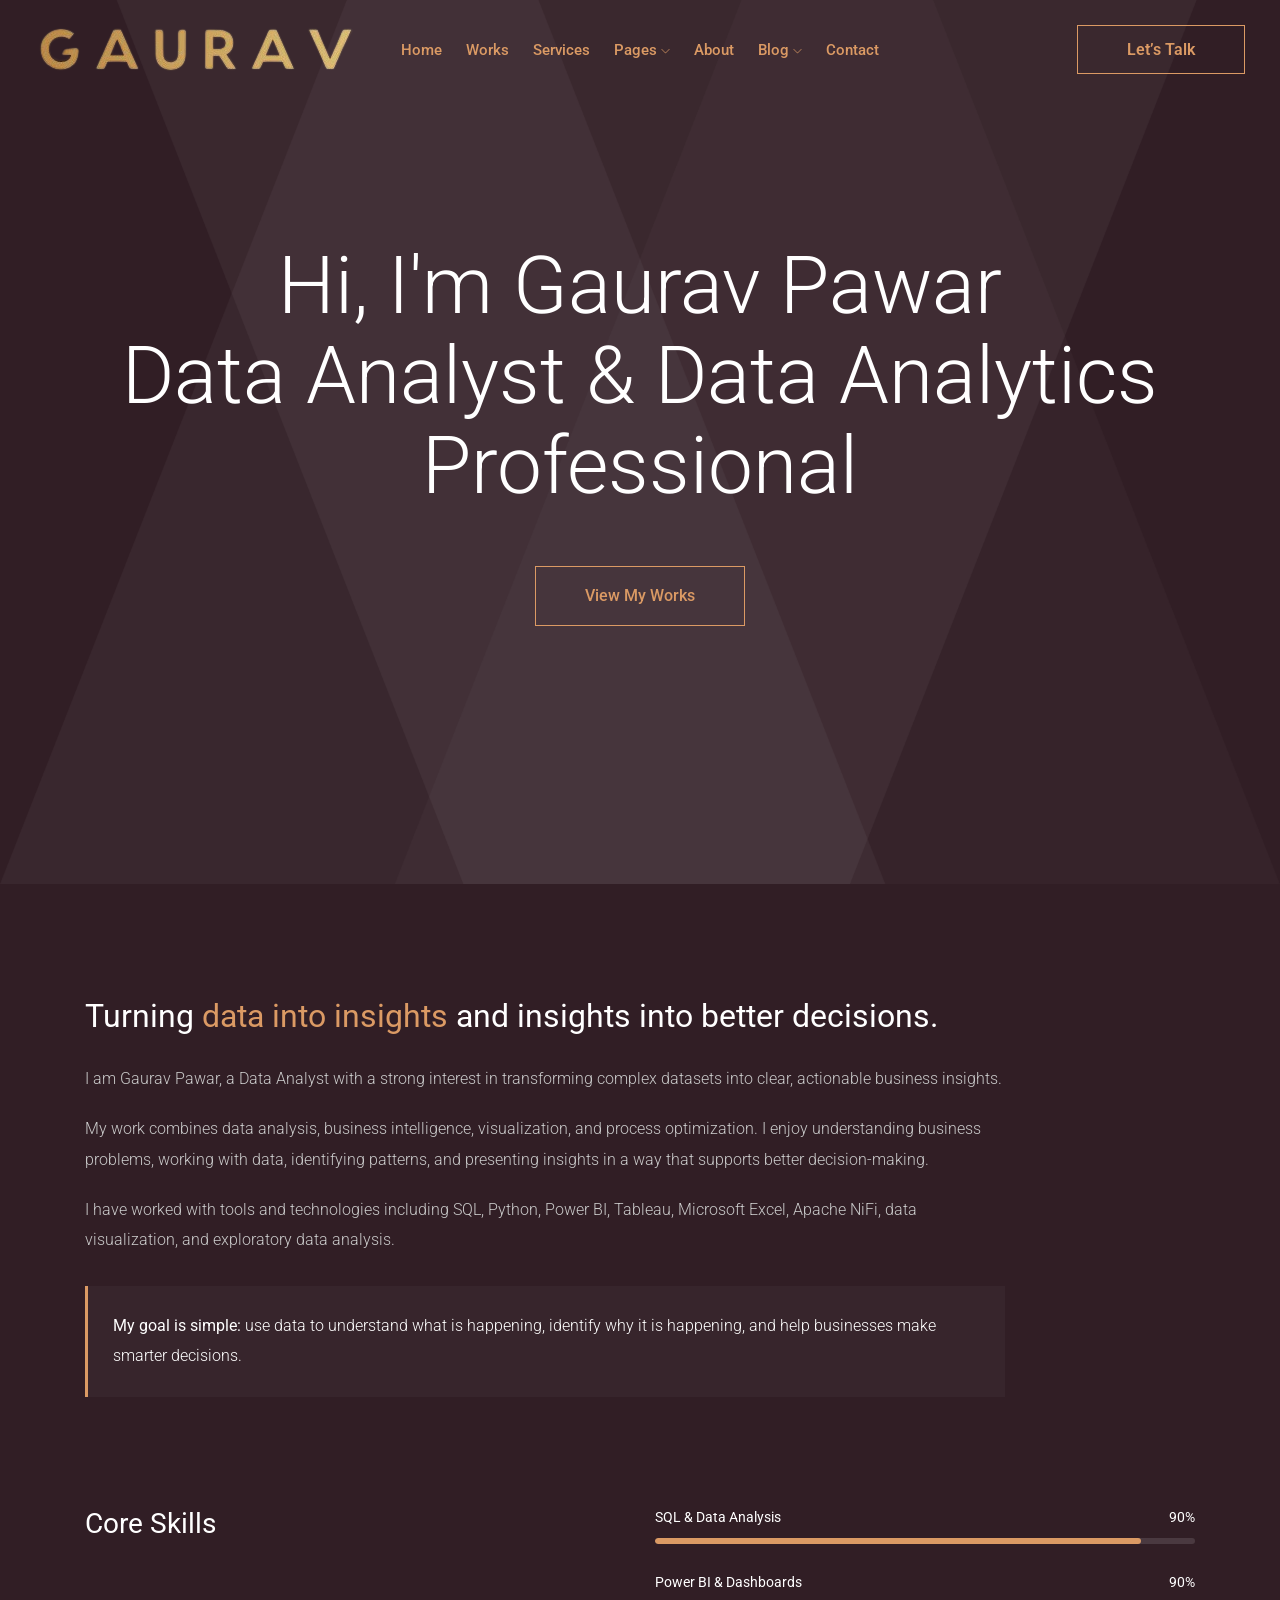
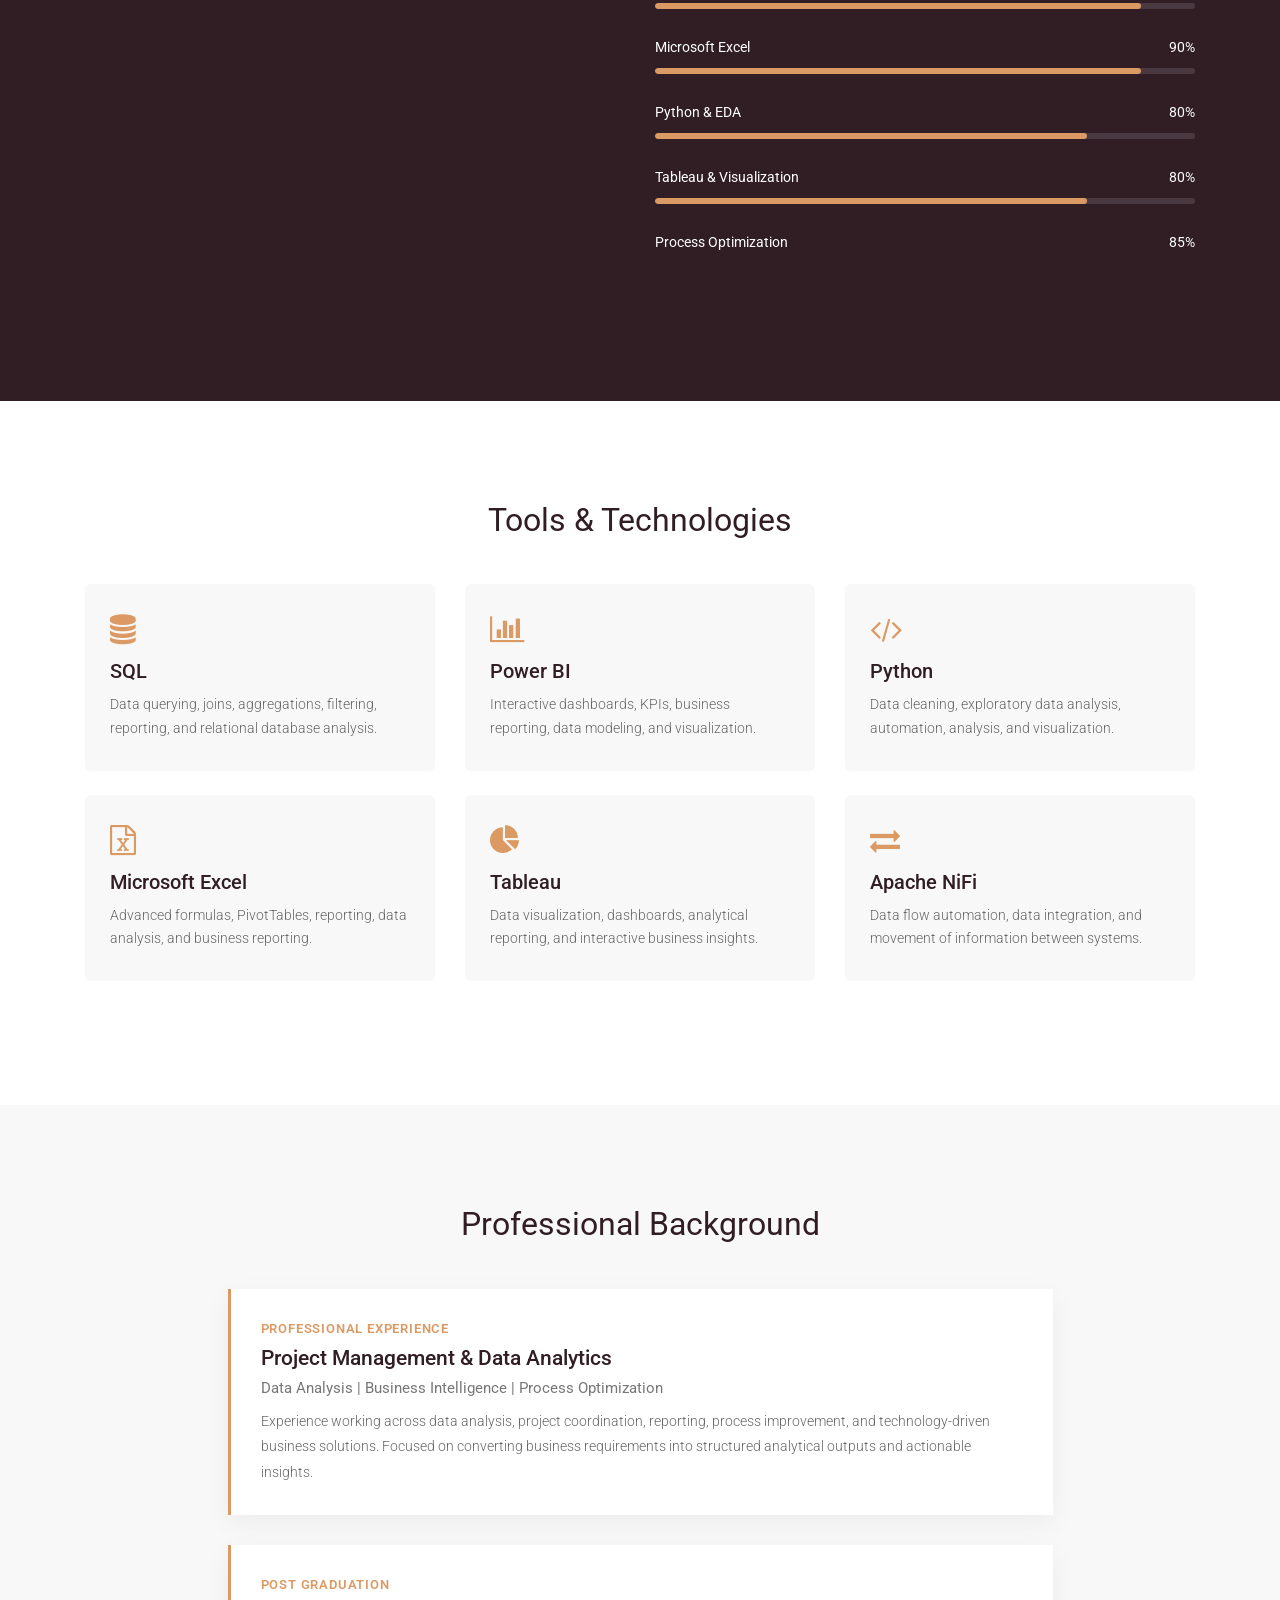
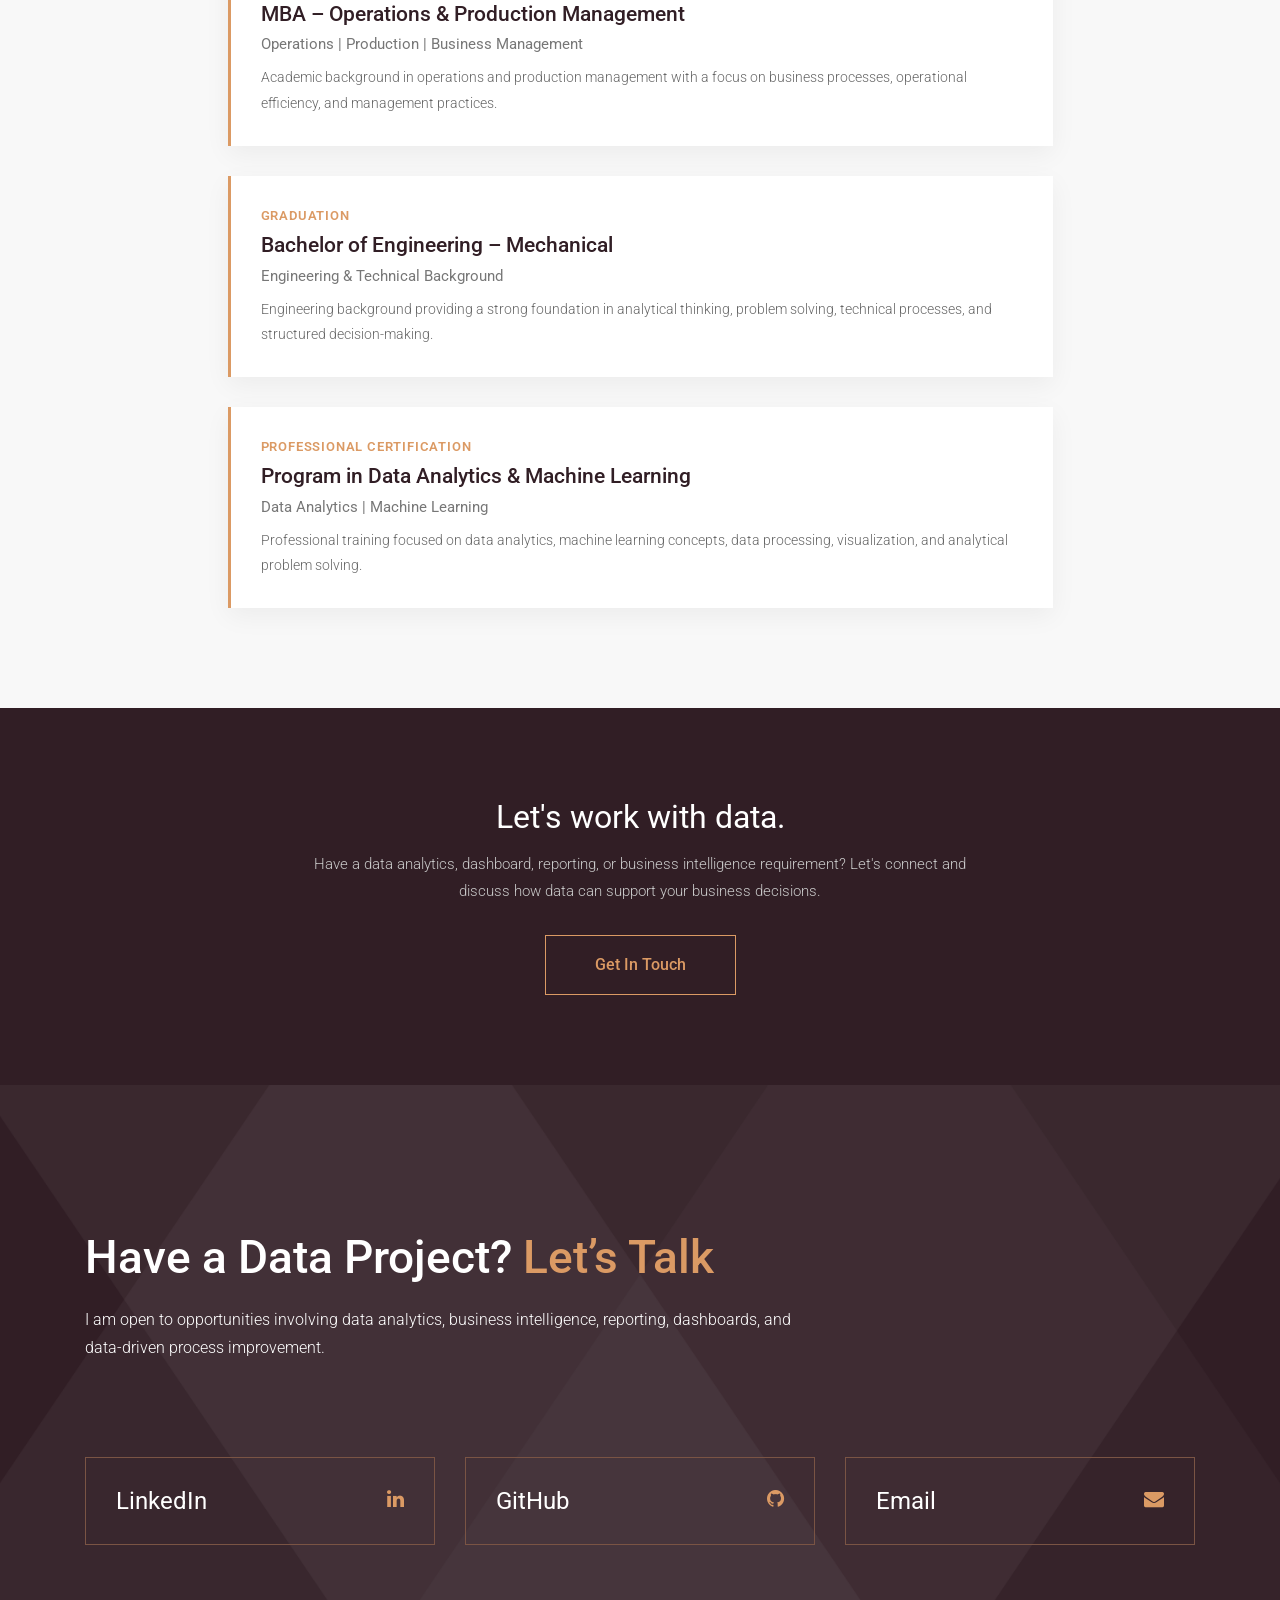
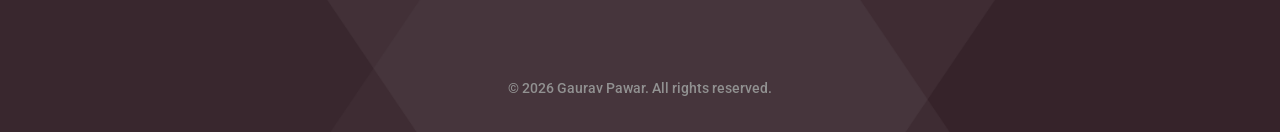
<file: about.html>
<!doctype html>
<html lang="en">

<head>
    <meta charset="utf-8">
    <meta http-equiv="x-ua-compatible" content="ie=edge">

    <title>Gaurav Pawar | About Me</title>

    <meta name="description"
        content="Learn more about Gaurav Pawar, a Data Analyst specializing in data analytics, business intelligence, SQL, Python, Power BI, Excel, Tableau and process optimization.">

    <meta name="keywords"
        content="Gaurav Pawar, Data Analyst, Data Analytics, Power BI, SQL, Python, Excel, Tableau, Business Intelligence">

    <meta name="author" content="Gaurav Pawar">

    <meta name="viewport" content="width=device-width, initial-scale=1">

    <!-- Favicon -->
    <link rel="shortcut icon" type="image/x-icon" href="img/favicon.png">

    <!-- =====================================================
         CSS
    ====================================================== -->

    <link rel="stylesheet" href="css/bootstrap.min.css">
    <link rel="stylesheet" href="css/owl.carousel.min.css">
    <link rel="stylesheet" href="css/magnific-popup.css">
    <link rel="stylesheet" href="css/font-awesome.min.css">
    <link rel="stylesheet" href="css/themify-icons.css">
    <link rel="stylesheet" href="css/nice-select.css">
    <link rel="stylesheet" href="css/flaticon.css">
    <link rel="stylesheet" href="css/gijgo.css">
    <link rel="stylesheet" href="css/animate.css">
    <link rel="stylesheet" href="css/slick.css">
    <link rel="stylesheet" href="css/slicknav.css">
    <link rel="stylesheet" href="css/style.css">

    <!-- =====================================================
         ABOUT PAGE CUSTOM CSS
    ====================================================== -->

    <style>
        /* =====================================================
           ABOUT HERO
        ====================================================== */

        .about_hero .slider_text h3 {
            text-transform: none;
        }

        .about_hero .slider_text p {
            max-width: 700px;
            margin: 20px auto 30px;
            color: #ffffff;
            font-size: 17px;
            line-height: 1.8;
        }


        /* =====================================================
           ABOUT INTRODUCTION
        ====================================================== */

        .about_intro {
            background: #311E25;
            padding: 110px 0;
        }

        .about_intro .about_text h3 {
            margin-bottom: 25px;
            color: #ffffff;
            font-size: 32px;
            font-weight: 400;
            line-height: 1.4;
        }

        .about_intro .about_text h3 span {
            color: #DB9A64;
        }

        .about_intro .about_text p {
            margin-bottom: 20px;
            color: #C9C9C9;
            font-size: 16px;
            line-height: 1.9;
        }

        .about_intro .about_highlight {
            margin-top: 30px;
            padding: 25px;
            border-left: 3px solid #DB9A64;
            background: rgba(255, 255, 255, 0.03);
        }

        .about_intro .about_highlight p {
            margin: 0;
            color: #ffffff;
            font-size: 16px;
        }


        /* =====================================================
           SKILLS SECTION
        ====================================================== */

        .about_skills {
            background: #311E25;
            padding: 0 0 110px;
        }

        .about_skills .skills_title h3 {
            margin-bottom: 35px;
            color: #ffffff;
            font-size: 28px;
            font-weight: 400;
        }

        .about_skills .single_progress {
            margin-bottom: 28px;
        }

        .about_skills .single_progress .label {
            margin-bottom: 10px;
        }

        .about_skills .single_progress .label span {
            color: #ffffff;
            font-size: 14px;
        }

        .about_skills .progress {
            height: 6px;
            overflow: hidden;
            background: rgba(255, 255, 255, 0.12);
            border-radius: 10px;
        }

        .about_skills .progress-bar {
            background: #DB9A64;
            border-radius: 10px;
        }


        /* =====================================================
           TECHNOLOGY / TOOLS
        ====================================================== */

        .technology_area {
            background: #ffffff;
            padding: 100px 0;
        }

        .technology_area .section_title h3 {
            margin-bottom: 45px;
            color: #311E25;
            font-size: 32px;
            font-weight: 400;
        }

        .technology_box {
            height: 100%;
            padding: 30px 25px;
            background: #f8f8f8;
            border-radius: 6px;
            transition: all 0.3s ease;
        }

        .technology_box:hover {
            transform: translateY(-5px);
            box-shadow: 0 12px 30px rgba(0, 0, 0, 0.08);
        }

        .technology_box i {
            display: inline-block;
            margin-bottom: 15px;
            color: #DB9A64;
            font-size: 30px;
        }

        .technology_box h4 {
            margin-bottom: 10px;
            color: #311E25;
            font-size: 20px;
            font-weight: 500;
        }

        .technology_box p {
            margin: 0;
            color: #666666;
            font-size: 14px;
            line-height: 1.7;
        }


        /* =====================================================
           CAREER / EDUCATION
        ====================================================== */

        .experience_area {
            background: #f8f8f8;
            padding: 100px 0;
        }

        .experience_area .section_title h3 {
            margin-bottom: 45px;
            color: #311E25;
            font-size: 32px;
            font-weight: 400;
        }

        .experience_item {
            position: relative;
            margin-bottom: 30px;
            padding: 30px;
            background: #ffffff;
            border-left: 3px solid #DB9A64;
            box-shadow: 0 8px 25px rgba(0, 0, 0, 0.05);
        }

        .experience_item:last-child {
            margin-bottom: 0;
        }

        .experience_item span {
            display: block;
            margin-bottom: 8px;
            color: #DB9A64;
            font-size: 13px;
            font-weight: 600;
            letter-spacing: 0.8px;
            text-transform: uppercase;
        }

        .experience_item h4 {
            margin-bottom: 8px;
            color: #311E25;
            font-size: 21px;
            font-weight: 500;
        }

        .experience_item h5 {
            margin-bottom: 12px;
            color: #777777;
            font-size: 15px;
            font-weight: 400;
        }

        .experience_item p {
            margin: 0;
            color: #666666;
            font-size: 14px;
            line-height: 1.8;
        }


        /* =====================================================
           CTA
        ====================================================== */

        .about_cta {
            background: #311E25;
            padding: 90px 0;
        }

        .about_cta h3 {
            margin-bottom: 15px;
            color: #ffffff;
            font-size: 32px;
            font-weight: 400;
        }

        .about_cta p {
            max-width: 700px;
            margin: 0 auto 30px;
            color: #C9C9C9;
            font-size: 15px;
            line-height: 1.8;
        }


        /* =====================================================
           MOBILE
        ====================================================== */

        @media (max-width: 767px) {

            .about_intro {
                padding: 70px 0;
            }

            .about_intro .about_text h3 {
                font-size: 27px;
            }

            .about_intro .about_text p {
                font-size: 14px;
                line-height: 1.8;
            }

            .about_skills {
                padding-bottom: 70px;
            }

            .technology_area {
                padding: 70px 0;
            }

            .technology_area .section_title h3,
            .experience_area .section_title h3 {
                font-size: 28px;
            }

            .experience_area {
                padding: 70px 0;
            }

            .experience_item {
                padding: 22px;
            }

            .about_cta {
                padding: 70px 0;
            }

            .about_cta h3 {
                font-size: 27px;
            }

        }
    </style>

</head>


<body>

    <!-- =====================================================
         HEADER START
    ====================================================== -->

    <header>
        <div class="header-area">
            <div id="sticky-header" class="main-header-area">

                <div class="container-fluid">

                    <div class="header_bottom_border">

                        <div class="row align-items-center">

                            <!-- Logo -->
                            <div class="col-xl-3 col-lg-2">
                                <div class="logo">
                                    <a href="index.html">
                                        <img src="img/logo.png" alt="Gaurav Pawar Logo">
                                    </a>
                                </div>
                            </div>


                            <!-- Navigation -->
                            <div class="col-xl-6 col-lg-7">

                                <div class="main-menu d-none d-lg-block">

                                    <nav>
                                        <ul id="navigation">

                                            <li>
                                                <a href="index.html">Home</a>
                                            </li>

                                            <li>
                                                <a href="Works.html">Works</a>
                                            </li>

                                            <li>
                                                <a href="Services.html">Services</a>
                                            </li>

                                            <li>
                                                <a href="#">
                                                    Pages
                                                    <i class="ti-angle-down"></i>
                                                </a>

                                                <ul class="submenu">

                                                    <li>
                                                        <a href="works_details.html">
                                                            Work Details
                                                        </a>
                                                    </li>

                                                    <li>
                                                        <a href="elements.html">
                                                            Elements
                                                        </a>
                                                    </li>

                                                </ul>

                                            </li>

                                            <li>
                                                <a class="active" href="about.html">
                                                    About
                                                </a>
                                            </li>

                                            <li>
                                                <a href="#">
                                                    Blog
                                                    <i class="ti-angle-down"></i>
                                                </a>

                                                <ul class="submenu">

                                                    <li>
                                                        <a href="blog.html">
                                                            Blog
                                                        </a>
                                                    </li>

                                                    <li>
                                                        <a href="single-blog.html">
                                                            Single Blog
                                                        </a>
                                                    </li>

                                                </ul>

                                            </li>

                                            <li>
                                                <a href="contact.html">
                                                    Contact
                                                </a>
                                            </li>

                                        </ul>
                                    </nav>

                                </div>

                            </div>


                            <!-- Let's Talk -->
                            <div class="col-xl-3 col-lg-3 d-none d-lg-block">

                                <div class="Appointment">

                                    <div class="book_btn d-none d-lg-block">

                                        <a href="mailto:gauravpawar28396@gmail.com">
                                            Let’s Talk
                                        </a>

                                    </div>

                                </div>

                            </div>


                            <!-- Mobile Menu -->
                            <div class="col-12">

                                <div class="mobile_menu d-block d-lg-none"></div>

                            </div>

                        </div>

                    </div>

                </div>

            </div>
        </div>
    </header>

    <!-- HEADER END -->


    <!-- =====================================================
         ABOUT HERO START
    ====================================================== -->

    <section class="slider_area about_hero">

        <div class="single_slider d-flex align-items-center slider_bg_1">

            <div class="container">

                <div class="row align-items-center">

                    <div class="col-lg-12">

                        <div class="slider_text text-center about_slide">

                            <h3>
                                Hi, I'm Gaurav Pawar
                                <br>
                                Data Analyst &amp; Data Analytics Professional
                            </h3>

                            <a class="boxed-btn3-line" href="Works.html">
                                View My Works
                            </a>

                        </div>

                    </div>

                </div>

            </div>

        </div>

    </section>

    <!-- ABOUT HERO END -->


    <!-- =====================================================
         ABOUT INTRODUCTION START
    ====================================================== -->

    <section class="about_intro">
        <div class="container">
            <div class="row align-items-center">
                <div class="col-xl-10 col-lg-10">
                    <div class="about_text">
                        <h3>
                            Turning <span>data into insights</span>
                            and insights into better decisions.
                        </h3>
                        <p>
                            I am Gaurav Pawar, a Data Analyst with a strong
                            interest in transforming complex datasets into
                            clear, actionable business insights.
                        </p>
                        <p>
                            My work combines data analysis, business
                            intelligence, visualization, and process
                            optimization. I enjoy understanding business
                            problems, working with data, identifying patterns,
                            and presenting insights in a way that supports
                            better decision-making.
                        </p>
                        <p>
                            I have worked with tools and technologies including
                            SQL, Python, Power BI, Tableau, Microsoft Excel,
                            Apache NiFi, data visualization, and exploratory
                            data analysis.
                        </p>
                        <div class="about_highlight">
                            <p>
                                <strong>
                                    My goal is simple:
                                </strong>
                                use data to understand what is happening,
                                identify why it is happening, and help
                                businesses make smarter decisions.
                            </p>
                        </div>
                    </div>
                </div>
            </div>
        </div>
    </section>

    <!-- ABOUT INTRODUCTION END -->


    <!-- =====================================================
         SKILLS START
    ====================================================== -->

    <section class="about_skills">
        <div class="container">
            <div class="row">
                <div class="col-xl-5 col-lg-5">
                    <div class="skills_title">
                        <h3>
                            Core Skills
                        </h3>
                    </div>
                </div>

                <div class="col-xl-6 offset-xl-1 col-lg-6 offset-lg-1">
                    <div class="progress_skills">
                        <!-- SQL -->
                        <div class="single_progress">
                            <div class="label d-flex justify-content-between">
                                <span>
                                    SQL &amp; Data Analysis
                                </span>
                                <span>
                                    90%
                                </span>
                            </div>
                            <div class="progress">
                                <div
                                    class="progress-bar"
                                    role="progressbar"
                                    style="width: 90%;"
                                    aria-valuenow="90"
                                    aria-valuemin="0"
                                    aria-valuemax="100">
                                </div>
                            </div>
                        </div>

                        <!-- Power BI -->
                        <div class="single_progress">
                            <div class="label d-flex justify-content-between">
                                <span>
                                    Power BI &amp; Dashboards
                                </span>
                                <span>
                                    90%
                                </span>
                            </div>
                            <div class="progress">
                                <div
                                    class="progress-bar"
                                    role="progressbar"
                                    style="width: 90%;"
                                    aria-valuenow="90"
                                    aria-valuemin="0"
                                    aria-valuemax="100">
                                </div>
                            </div>
                        </div>

                        <!-- Excel -->
                        <div class="single_progress">
                            <div class="label d-flex justify-content-between">
                                <span>
                                    Microsoft Excel
                                </span>
                                <span>
                                    90%
                                </span>
                            </div>
                            <div class="progress">
                                <div
                                    class="progress-bar"
                                    role="progressbar"
                                    style="width: 90%;"
                                    aria-valuenow="90"
                                    aria-valuemin="0"
                                    aria-valuemax="100">
                                </div>
                            </div>
                        </div>

                        <!-- Python -->
                        <div class="single_progress">
                            <div class="label d-flex justify-content-between">
                                <span>
                                    Python &amp; EDA
                                </span>
                                <span>
                                    80%
                                </span>
                            </div>
                            <div class="progress">
                                <div
                                    class="progress-bar"
                                    role="progressbar"
                                    style="width: 80%;"
                                    aria-valuenow="80"
                                    aria-valuemin="0"
                                    aria-valuemax="100">
                                </div>
                            </div>
                        </div>

                        <!-- Tableau -->
                        <div class="single_progress">
                            <div class="label d-flex justify-content-between">
                                <span>
                                    Tableau &amp; Visualization
                                </span>
                                <span>
                                    80%
                                </span>
                            </div>
                            <div class="progress">
                                <div
                                    class="progress-bar"
                                    role="progressbar"
                                    style="width: 80%;"
                                    aria-valuenow="80"
                                    aria-valuemin="0"
                                    aria-valuemax="100">
                                </div>
                            </div>
                        </div>

                        <!-- Process Optimization -->
                        <div class="single_progress">
                            <div class="label d-flex justify-content-between">
                                <span>
                                    Process Optimization
                                </span>
                                <span>
                                    85%
                                </span>

                            </div

                            <div class="progress">

                                <div
                                    class="progress-bar"
                                    role="progressbar"
                                    style="width: 85%;"
                                    aria-valuenow="85"
                                    aria-valuemin="0"
                                    aria-valuemax="100">
                                </div>

                            </div>

                        </div>

                    </div>

                </div>

            </div>

        </div>

    </section>

    <!-- SKILLS END -->


    <!-- =====================================================
         TOOLS & TECHNOLOGIES START
    ====================================================== -->

    <section class="technology_area">

        <div class="container">

            <div class="row">

                <div class="col-xl-12">

                    <div class="section_title text-center">

                        <h3>
                            Tools &amp; Technologies
                        </h3>

                    </div>

                </div>

            </div>


            <div class="row">


                <!-- SQL -->
                <div class="col-lg-4 col-md-6 mb-4">

                    <div class="technology_box">

                        <i class="fa fa-database"></i>

                        <h4>
                            SQL
                        </h4>

                        <p>
                            Data querying, joins, aggregations, filtering,
                            reporting, and relational database analysis.
                        </p>

                    </div>

                </div>


                <!-- Power BI -->
                <div class="col-lg-4 col-md-6 mb-4">

                    <div class="technology_box">

                        <i class="fa fa-bar-chart"></i>

                        <h4>
                            Power BI
                        </h4>

                        <p>
                            Interactive dashboards, KPIs, business reporting,
                            data modeling, and visualization.
                        </p>

                    </div>

                </div>


                <!-- Python -->
                <div class="col-lg-4 col-md-6 mb-4">

                    <div class="technology_box">

                        <i class="fa fa-code"></i>

                        <h4>
                            Python
                        </h4>

                        <p>
                            Data cleaning, exploratory data analysis,
                            automation, analysis, and visualization.
                        </p>

                    </div>

                </div>


                <!-- Excel -->
                <div class="col-lg-4 col-md-6 mb-4">

                    <div class="technology_box">

                        <i class="fa fa-file-excel-o"></i>

                        <h4>
                            Microsoft Excel
                        </h4>

                        <p>
                            Advanced formulas, PivotTables, reporting,
                            data analysis, and business reporting.
                        </p>

                    </div>

                </div>


                <!-- Tableau -->
                <div class="col-lg-4 col-md-6 mb-4">

                    <div class="technology_box">

                        <i class="fa fa-pie-chart"></i>

                        <h4>
                            Tableau
                        </h4>

                        <p>
                            Data visualization, dashboards, analytical
                            reporting, and interactive business insights.
                        </p>

                    </div>

                </div>


                <!-- Apache NiFi -->
                <div class="col-lg-4 col-md-6 mb-4">

                    <div class="technology_box">

                        <i class="fa fa-exchange"></i>

                        <h4>
                            Apache NiFi
                        </h4>

                        <p>
                            Data flow automation, data integration, and
                            movement of information between systems.
                        </p>

                    </div>

                </div>

            </div>

        </div>

    </section>

    <!-- TOOLS & TECHNOLOGIES END -->


    <!-- =====================================================
         EXPERIENCE & EDUCATION START
    ====================================================== -->

    <section class="experience_area">

        <div class="container">

            <div class="row">

                <div class="col-xl-12">

                    <div class="section_title text-center">

                        <h3>
                            Professional Background
                        </h3>

                    </div>

                </div>

            </div>


            <div class="row justify-content-center">

                <div class="col-xl-9 col-lg-10">


                    <!-- Experience -->
                    <div class="experience_item">

                        <span>
                            Professional Experience
                        </span>

                        <h4>
                            Project Management &amp; Data Analytics
                        </h4>

                        <h5>
                            Data Analysis | Business Intelligence | Process Optimization
                        </h5>

                        <p>
                            Experience working across data analysis,
                            project coordination, reporting, process
                            improvement, and technology-driven business
                            solutions. Focused on converting business
                            requirements into structured analytical outputs
                            and actionable insights.
                        </p>

                    </div>


                    <!-- Education 01 -->
                    <div class="experience_item">

                        <span>
                            Post Graduation
                        </span>

                        <h4>
                            MBA – Operations &amp; Production Management
                        </h4>

                        <h5>
                            Operations | Production | Business Management
                        </h5>

                        <p>
                            Academic background in operations and production
                            management with a focus on business processes,
                            operational efficiency, and management practices.
                        </p>

                    </div>


                    <!-- Education 02 -->
                    <div class="experience_item">

                        <span>
                            Graduation
                        </span>

                        <h4>
                            Bachelor of Engineering – Mechanical
                        </h4>

                        <h5>
                            Engineering &amp; Technical Background
                        </h5>

                        <p>
                            Engineering background providing a strong
                            foundation in analytical thinking, problem
                            solving, technical processes, and structured
                            decision-making.
                        </p>

                    </div>


                    <!-- Certification -->
                    <div class="experience_item">

                        <span>
                            Professional Certification
                        </span>

                        <h4>
                            Program in Data Analytics &amp; Machine Learning
                        </h4>

                        <h5>
                            Data Analytics | Machine Learning
                        </h5>

                        <p>
                            Professional training focused on data analytics,
                            machine learning concepts, data processing,
                            visualization, and analytical problem solving.
                        </p>

                    </div>

                </div>

            </div>

        </div>

    </section>

    <!-- EXPERIENCE & EDUCATION END -->


    <!-- =====================================================
         CTA START
    ====================================================== -->

    <section class="about_cta">

        <div class="container">

            <div class="row justify-content-center">

                <div class="col-xl-9 text-center">

                    <h3>
                        Let's work with data.
                    </h3>

                    <p>
                        Have a data analytics, dashboard, reporting, or
                        business intelligence requirement? Let's connect
                        and discuss how data can support your business
                        decisions.
                    </p>

                    <a
                        href="contact.html"
                        class="boxed-btn3-line">
                        Get In Touch
                    </a>

                </div>

            </div>

        </div>

    </section>

    <!-- CTA END -->


    <!-- =====================================================
         FOOTER START
    ====================================================== -->

    <footer class="footer">

        <div class="footer_top">

            <div class="container">

                <div class="row">

                    <div class="col-lg-8">

                        <div class="lets_talk">

                            <h3>
                                Have a Data Project?
                                <a href="mailto:gauravpawar28396@gmail.com">
                                    Let’s Talk
                                </a>
                            </h3>

                            <p>
                                I am open to opportunities involving data
                                analytics, business intelligence, reporting,
                                dashboards, and data-driven process
                                improvement.
                            </p>

                        </div>

                    </div>

                </div>


                <!-- Social Links -->
                <div class="row">


                    <!-- LinkedIn -->
                    <div class="col-md-4">

                        <div class="single_links d-flex justify-content-between align-items-center">

                            <span>
                                LinkedIn
                            </span>

                            <a
                                href="https://www.linkedin.com/in/gauravpawar"
                                target="_blank"
                                rel="noopener noreferrer"
                                aria-label="Gaurav Pawar on LinkedIn">

                                <i class="fa fa-linkedin"></i>

                            </a>

                        </div>

                    </div>


                    <!-- GitHub -->
                    <div class="col-md-4">

                        <div class="single_links d-flex justify-content-between align-items-center">

                            <span>
                                GitHub
                            </span>

                            <a
                                href="#"
                                target="_blank"
                                rel="noopener noreferrer"
                                aria-label="Gaurav Pawar on GitHub">

                                <i class="fa fa-github"></i>

                            </a>

                        </div>

                    </div>


                    <!-- Email -->
                    <div class="col-md-4">

                        <div class="single_links d-flex justify-content-between align-items-center">

                            <span>
                                Email
                            </span>

                            <a
                                href="mailto:gauravpawar28396@gmail.com"
                                aria-label="Email Gaurav Pawar">

                                <i class="fa fa-envelope"></i>

                            </a>

                        </div>

                    </div>

                </div>

            </div>

        </div>


        <!-- Copyright -->
        <div class="copy-right_text">

            <div class="container">

                <div class="footer_border"></div>

                <div class="row">

                    <div class="col-xl-12">

                        <p class="copy_right text-center">

                            &copy;
                            <script>
                                document.write(new Date().getFullYear());
                            </script>

                            Gaurav Pawar. All rights reserved.

                        </p>

                    </div>

                </div>

            </div>

        </div>

    </footer>

    <!-- FOOTER END -->


    <!-- =====================================================
         JAVASCRIPT
    ====================================================== -->

    <script src="js/vendor/modernizr-3.5.0.min.js"></script>
    <script src="js/vendor/jquery-1.12.4.min.js"></script>
    <script src="js/popper.min.js"></script>
    <script src="js/bootstrap.min.js"></script>

    <script src="js/owl.carousel.min.js"></script>
    <script src="js/isotope.pkgd.min.js"></script>
    <script src="js/waypoints.min.js"></script>
    <script src="js/jquery.counterup.min.js"></script>
    <script src="js/imagesloaded.pkgd.min.js"></script>
    <script src="js/scrollIt.js"></script>
    <script src="js/jquery.scrollUp.min.js"></script>
    <script src="js/wow.min.js"></script>
    <script src="js/nice-select.min.js"></script>
    <script src="js/jquery.slicknav.min.js"></script>
    <script src="js/jquery.magnific-popup.min.js"></script>
    <script src="js/plugins.js"></script>
    <script src="js/slick.min.js"></script>

    <script src="js/main.js"></script>

</body>

</html>
</file>
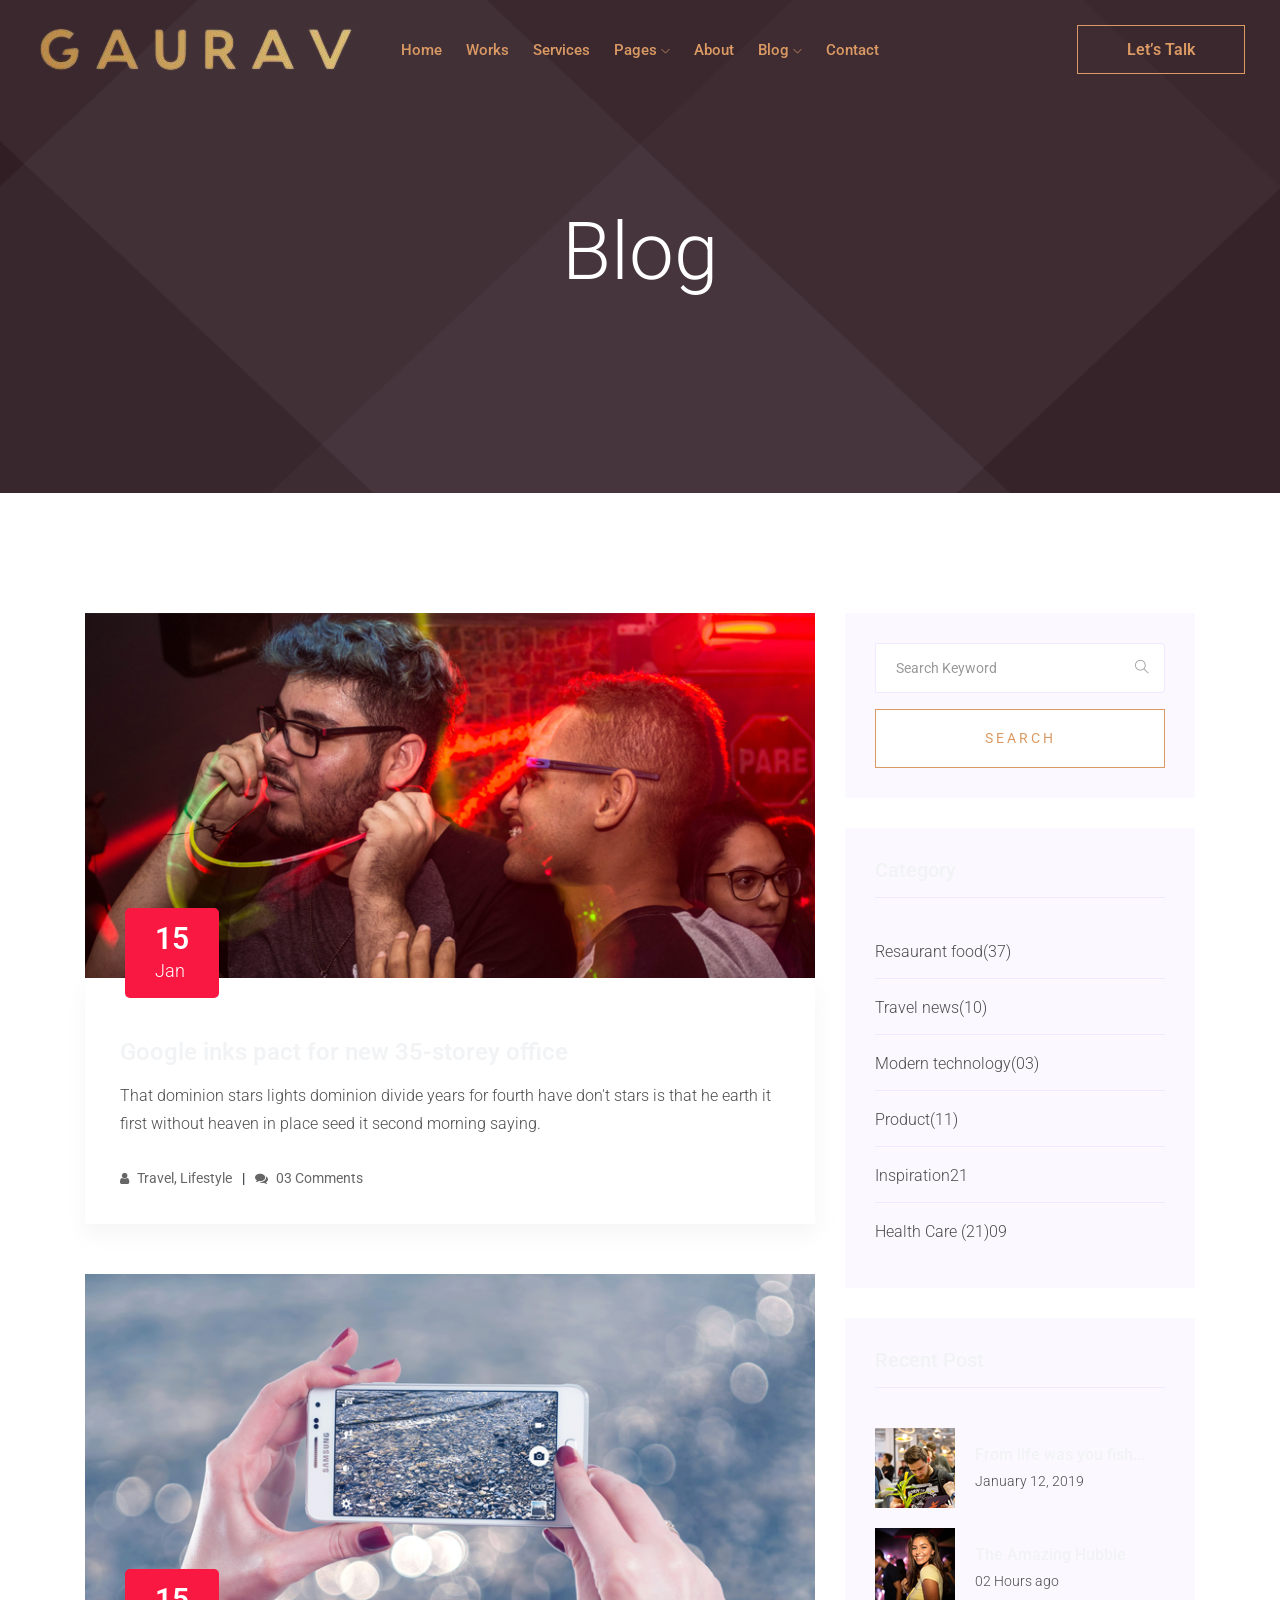
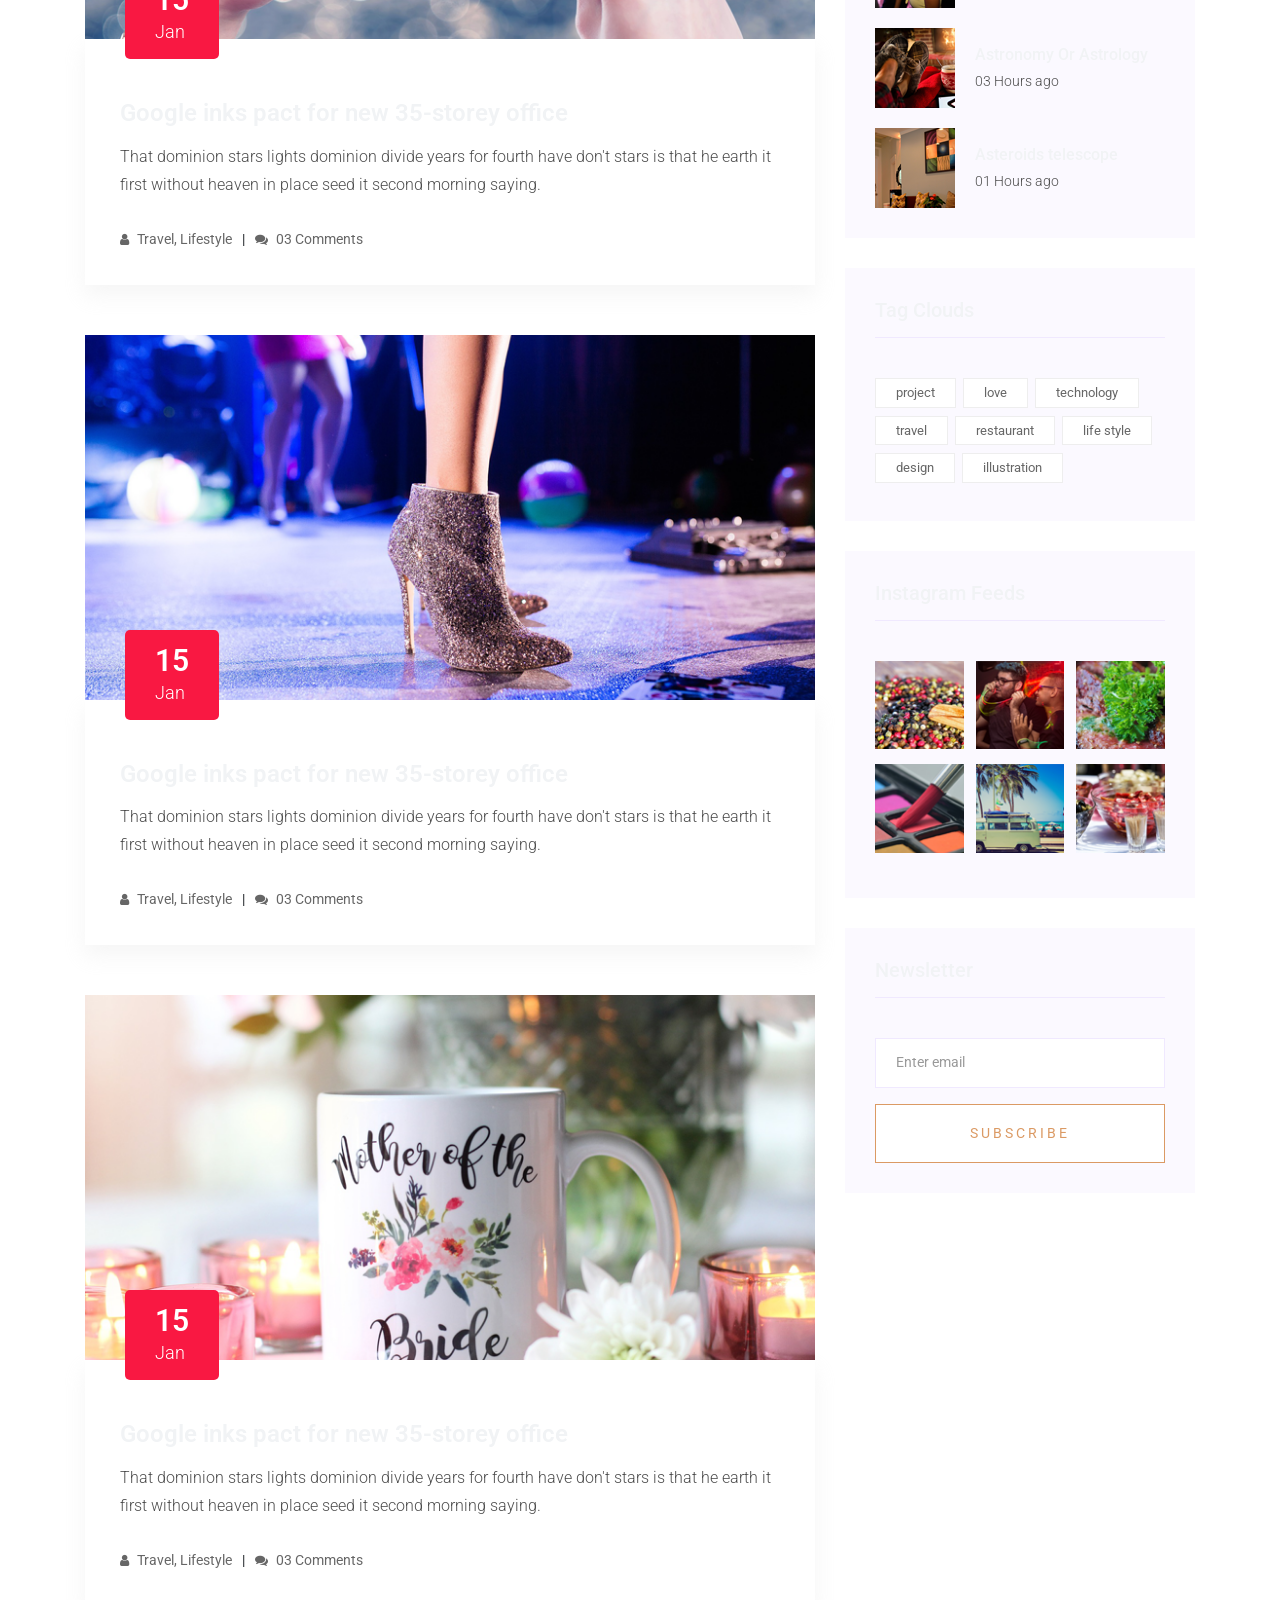
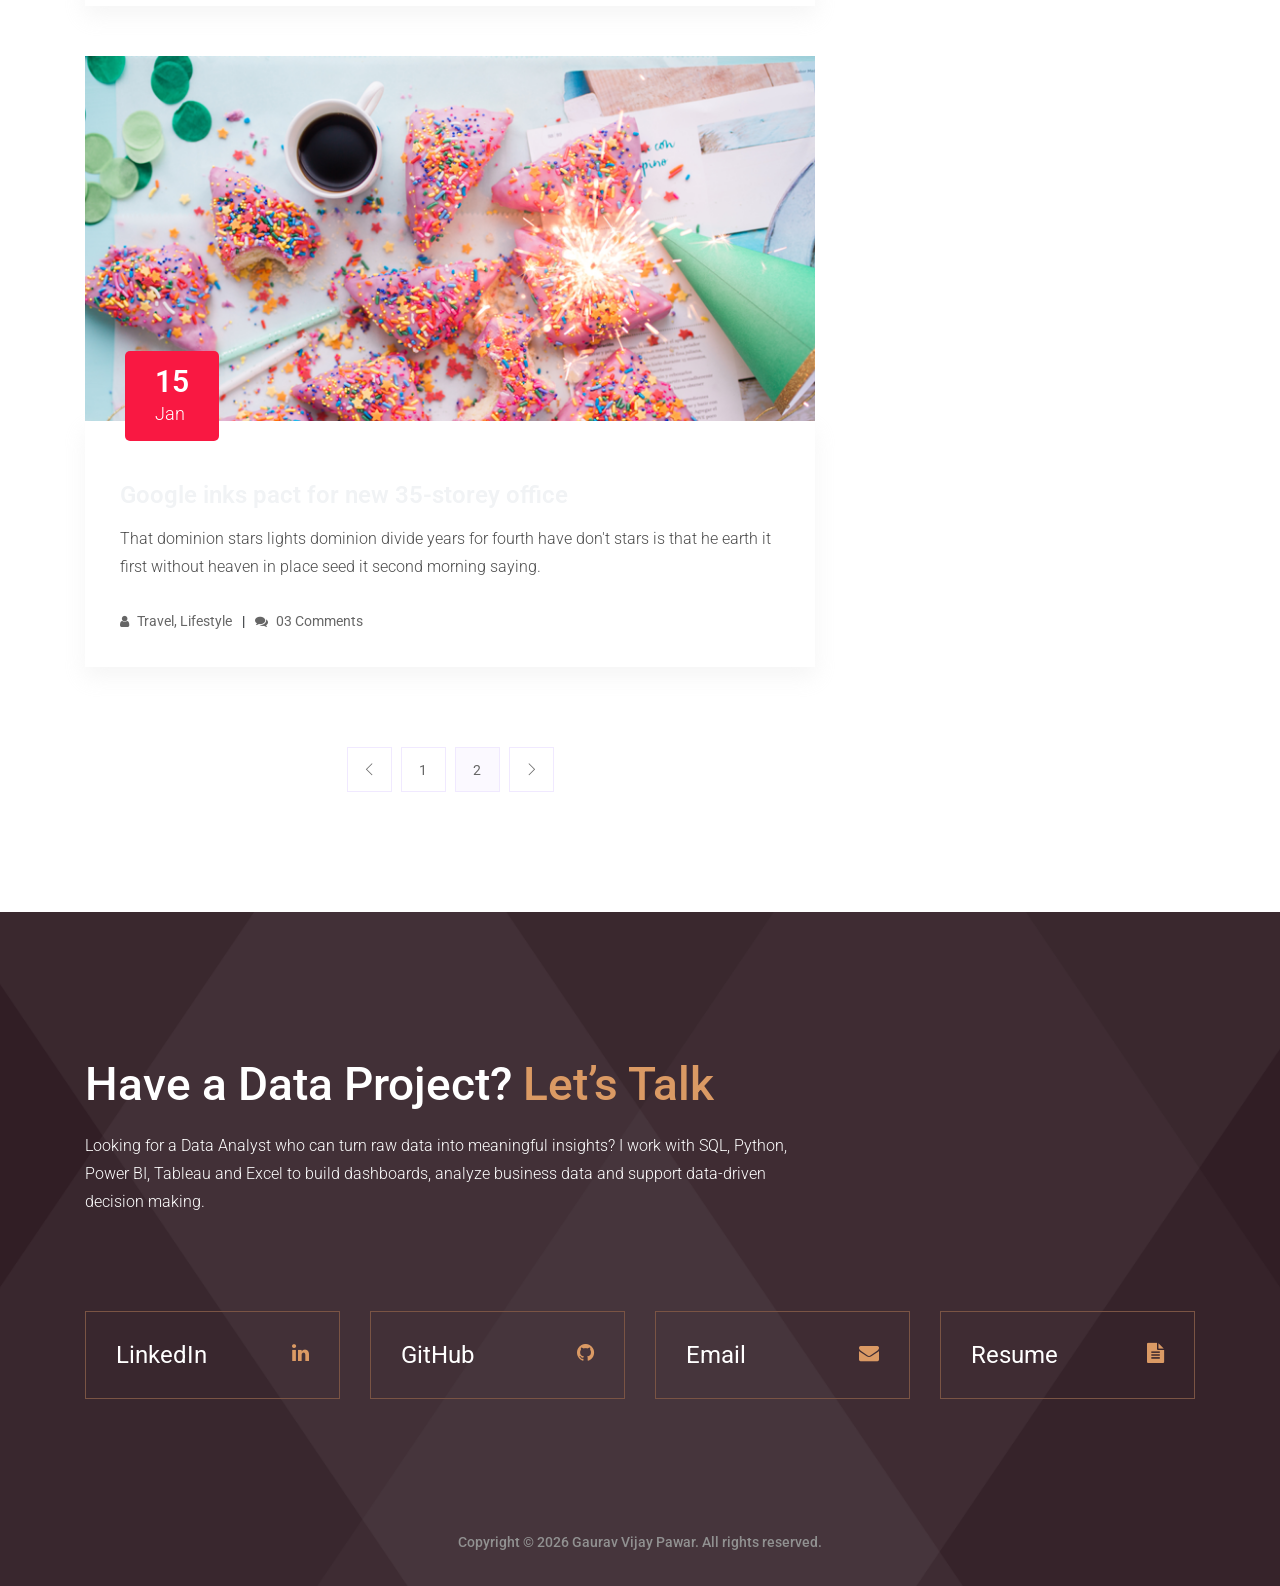
<file: blog.html>
<!doctype html>
<html class="no-js" lang="zxx">

<head>
    <meta charset="utf-8">
    <meta http-equiv="x-ua-compatible" content="ie=edge">
    <title>Gaurav Pawar | Blog</title>
    <meta name="description" content="">
    <meta name="viewport" content="width=device-width, initial-scale=1">

    <!-- <link rel="manifest" href="site.webmanifest"> -->
    <link rel="shortcut icon" type="image/x-icon" href="img/favicon.png">
    <!-- Place favicon.ico in the root directory -->

    <!-- CSS here -->
    <link rel="stylesheet" href="css/bootstrap.min.css">
    <link rel="stylesheet" href="css/owl.carousel.min.css">
    <link rel="stylesheet" href="css/magnific-popup.css">
    <link rel="stylesheet" href="css/font-awesome.min.css">
    <link rel="stylesheet" href="css/themify-icons.css">
    <link rel="stylesheet" href="css/nice-select.css">
    <link rel="stylesheet" href="css/flaticon.css">
    <link rel="stylesheet" href="css/gijgo.css">
    <link rel="stylesheet" href="css/animate.css">
    <link rel="stylesheet" href="css/slicknav.css">
    <link rel="stylesheet" href="css/style.css">
    <!-- <link rel="stylesheet" href="css/responsive.css"> -->
</head>

<body>
    <!--[if lte IE 9]>
            <p class="browserupgrade">You are using an <strong>outdated</strong> browser. Please <a href="https://browsehappy.com/">upgrade your browser</a> to improve your experience and security.</p>
        <![endif]-->

    <!-- header-start -->
    <header>
        <div class="header-area ">
            <div id="sticky-header" class="main-header-area">
                <div class="container-fluid ">
                    <div class="header_bottom_border">
                        <div class="row align-items-center">
                            <div class="col-xl-3 col-lg-2">
                                <div class="logo">
                                    <a href="index.html">
                                        <img src="img/logo.png" alt="">
                                    </a>
                                </div>
                            </div>
                            <div class="col-xl-6 col-lg-7">
                                <div class="main-menu  d-none d-lg-block">
                                    <nav>
                                        <ul id="navigation">
                                            <li><a href="index.html">home</a></li>
                                            <li><a href="Works.html">Works</a></li>
                                            <li><a href="Services.html">Services</a></li>
                                            <li><a href="#">pages <i class="ti-angle-down"></i></a>
                                                <ul class="submenu">
                                                    <li><a href="works_details.html">work details</a></li>
                                                    <li><a href="elements.html">elements</a></li>
                                                </ul>
                                            </li>
                                            <li><a href="about.html">about</a></li>
                                            <li><a href="#">blog <i class="ti-angle-down"></i></a>
                                                <ul class="submenu">
                                                    <li><a href="blog.html">blog</a></li>
                                                    <li><a href="single-blog.html">single-blog</a></li>
                                                </ul>
                                            </li>
                                            <li><a href="contact.html">Contact</a></li>
                                        </ul>
                                    </nav>
                                </div>
                            </div>
                            <div class="col-xl-3 col-lg-3 d-none d-lg-block">
                                <div class="Appointment">
                                    <div class="book_btn d-none d-lg-block">
                                        <a href="mailto:gauravpawar28396@gmail.com">Let’s Talk</a>
                                    </div>
                                </div>
                            </div>
                            <div class="col-12">
                                <div class="mobile_menu d-block d-lg-none"></div>
                            </div>
                        </div>
                    </div>

                </div>
            </div>
        </div>
    </header>
    <!-- header-end -->

    <!-- bradcam_area  -->
    <div class="bradcam_area bradcam_bg_1">
        <div class="container">
            <div class="row">
                <div class="col-xl-12">
                    <div class="bradcam_text text-center">
                        <h3>blog</h3>
                    </div>
                </div>
            </div>
        </div>
    </div>
    <!--/ bradcam_area  -->


    <!--================Blog Area =================-->
    <section class="blog_area section-padding">
        <div class="container">
            <div class="row">
                <div class="col-lg-8 mb-5 mb-lg-0">
                    <div class="blog_left_sidebar">
                        <article class="blog_item">
                            <div class="blog_item_img">
                                <img class="card-img rounded-0" src="img/blog/single_blog_1.png" alt="">
                                <a href="#" class="blog_item_date">
                                    <h3>15</h3>
                                    <p>Jan</p>
                                </a>
                            </div>

                            <div class="blog_details">
                                <a class="d-inline-block" href="single-blog.html">
                                    <h2>Google inks pact for new 35-storey office</h2>
                                </a>
                                <p>That dominion stars lights dominion divide years for fourth have don't stars is that
                                    he earth it first without heaven in place seed it second morning saying.</p>
                                <ul class="blog-info-link">
                                    <li><a href="#"><i class="fa fa-user"></i> Travel, Lifestyle</a></li>
                                    <li><a href="#"><i class="fa fa-comments"></i> 03 Comments</a></li>
                                </ul>
                            </div>
                        </article>

                        <article class="blog_item">
                            <div class="blog_item_img">
                                <img class="card-img rounded-0" src="img/blog/single_blog_2.png" alt="">
                                <a href="#" class="blog_item_date">
                                    <h3>15</h3>
                                    <p>Jan</p>
                                </a>
                            </div>

                            <div class="blog_details">
                                <a class="d-inline-block" href="single-blog.html">
                                    <h2>Google inks pact for new 35-storey office</h2>
                                </a>
                                <p>That dominion stars lights dominion divide years for fourth have don't stars is that
                                    he earth it first without heaven in place seed it second morning saying.</p>
                                <ul class="blog-info-link">
                                    <li><a href="#"><i class="fa fa-user"></i> Travel, Lifestyle</a></li>
                                    <li><a href="#"><i class="fa fa-comments"></i> 03 Comments</a></li>
                                </ul>
                            </div>
                        </article>

                        <article class="blog_item">
                            <div class="blog_item_img">
                                <img class="card-img rounded-0" src="img/blog/single_blog_3.png" alt="">
                                <a href="#" class="blog_item_date">
                                    <h3>15</h3>
                                    <p>Jan</p>
                                </a>
                            </div>

                            <div class="blog_details">
                                <a class="d-inline-block" href="single-blog.html">
                                    <h2>Google inks pact for new 35-storey office</h2>
                                </a>
                                <p>That dominion stars lights dominion divide years for fourth have don't stars is that
                                    he earth it first without heaven in place seed it second morning saying.</p>
                                <ul class="blog-info-link">
                                    <li><a href="#"><i class="fa fa-user"></i> Travel, Lifestyle</a></li>
                                    <li><a href="#"><i class="fa fa-comments"></i> 03 Comments</a></li>
                                </ul>
                            </div>
                        </article>

                        <article class="blog_item">
                            <div class="blog_item_img">
                                <img class="card-img rounded-0" src="img/blog/single_blog_4.png" alt="">
                                <a href="#" class="blog_item_date">
                                    <h3>15</h3>
                                    <p>Jan</p>
                                </a>
                            </div>

                            <div class="blog_details">
                                <a class="d-inline-block" href="single-blog.html">
                                    <h2>Google inks pact for new 35-storey office</h2>
                                </a>
                                <p>That dominion stars lights dominion divide years for fourth have don't stars is that
                                    he earth it first without heaven in place seed it second morning saying.</p>
                                <ul class="blog-info-link">
                                    <li><a href="#"><i class="fa fa-user"></i> Travel, Lifestyle</a></li>
                                    <li><a href="#"><i class="fa fa-comments"></i> 03 Comments</a></li>
                                </ul>
                            </div>
                        </article>

                        <article class="blog_item">
                            <div class="blog_item_img">
                                <img class="card-img rounded-0" src="img/blog/single_blog_5.png" alt="">
                                <a href="#" class="blog_item_date">
                                    <h3>15</h3>
                                    <p>Jan</p>
                                </a>
                            </div>

                            <div class="blog_details">
                                <a class="d-inline-block" href="single-blog.html">
                                    <h2>Google inks pact for new 35-storey office</h2>
                                </a>
                                <p>That dominion stars lights dominion divide years for fourth have don't stars is that
                                    he earth it first without heaven in place seed it second morning saying.</p>
                                <ul class="blog-info-link">
                                    <li><a href="#"><i class="fa fa-user"></i> Travel, Lifestyle</a></li>
                                    <li><a href="#"><i class="fa fa-comments"></i> 03 Comments</a></li>
                                </ul>
                            </div>
                        </article>

                        <nav class="blog-pagination justify-content-center d-flex">
                            <ul class="pagination">
                                <li class="page-item">
                                    <a href="#" class="page-link" aria-label="Previous">
                                        <i class="ti-angle-left"></i>
                                    </a>
                                </li>
                                <li class="page-item">
                                    <a href="#" class="page-link">1</a>
                                </li>
                                <li class="page-item active">
                                    <a href="#" class="page-link">2</a>
                                </li>
                                <li class="page-item">
                                    <a href="#" class="page-link" aria-label="Next">
                                        <i class="ti-angle-right"></i>
                                    </a>
                                </li>
                            </ul>
                        </nav>
                    </div>
                </div>
                <div class="col-lg-4">
                    <div class="blog_right_sidebar">
                        <aside class="single_sidebar_widget search_widget">
                            <form action="#">
                                <div class="form-group">
                                    <div class="input-group mb-3">
                                        <input type="text" class="form-control" placeholder='Search Keyword'
                                            onfocus="this.placeholder = ''"
                                            onblur="this.placeholder = 'Search Keyword'">
                                        <div class="input-group-append">
                                            <button class="btn" type="button"><i class="ti-search"></i></button>
                                        </div>
                                    </div>
                                </div>
                                <button class="button rounded-0 primary-bg text-white w-100 btn_1 boxed-btn"
                                    type="submit">Search</button>
                            </form>
                        </aside>

                        <aside class="single_sidebar_widget post_category_widget">
                            <h4 class="widget_title">Category</h4>
                            <ul class="list cat-list">
                                <li>
                                    <a href="#" class="d-flex">
                                        <p>Resaurant food</p>
                                        <p>(37)</p>
                                    </a>
                                </li>
                                <li>
                                    <a href="#" class="d-flex">
                                        <p>Travel news</p>
                                        <p>(10)</p>
                                    </a>
                                </li>
                                <li>
                                    <a href="#" class="d-flex">
                                        <p>Modern technology</p>
                                        <p>(03)</p>
                                    </a>
                                </li>
                                <li>
                                    <a href="#" class="d-flex">
                                        <p>Product</p>
                                        <p>(11)</p>
                                    </a>
                                </li>
                                <li>
                                    <a href="#" class="d-flex">
                                        <p>Inspiration</p>
                                        <p>21</p>
                                    </a>
                                </li>
                                <li>
                                    <a href="#" class="d-flex">
                                        <p>Health Care (21)</p>
                                        <p>09</p>
                                    </a>
                                </li>
                            </ul>
                        </aside>

                        <aside class="single_sidebar_widget popular_post_widget">
                            <h3 class="widget_title">Recent Post</h3>
                            <div class="media post_item">
                                <img src="img/post/post_1.png" alt="post">
                                <div class="media-body">
                                    <a href="single-blog.html">
                                        <h3>From life was you fish...</h3>
                                    </a>
                                    <p>January 12, 2019</p>
                                </div>
                            </div>
                            <div class="media post_item">
                                <img src="img/post/post_2.png" alt="post">
                                <div class="media-body">
                                    <a href="single-blog.html">
                                        <h3>The Amazing Hubble</h3>
                                    </a>
                                    <p>02 Hours ago</p>
                                </div>
                            </div>
                            <div class="media post_item">
                                <img src="img/post/post_3.png" alt="post">
                                <div class="media-body">
                                    <a href="single-blog.html">
                                        <h3>Astronomy Or Astrology</h3>
                                    </a>
                                    <p>03 Hours ago</p>
                                </div>
                            </div>
                            <div class="media post_item">
                                <img src="img/post/post_4.png" alt="post">
                                <div class="media-body">
                                    <a href="single-blog.html">
                                        <h3>Asteroids telescope</h3>
                                    </a>
                                    <p>01 Hours ago</p>
                                </div>
                            </div>
                        </aside>
                        <aside class="single_sidebar_widget tag_cloud_widget">
                            <h4 class="widget_title">Tag Clouds</h4>
                            <ul class="list">
                                <li>
                                    <a href="#">project</a>
                                </li>
                                <li>
                                    <a href="#">love</a>
                                </li>
                                <li>
                                    <a href="#">technology</a>
                                </li>
                                <li>
                                    <a href="#">travel</a>
                                </li>
                                <li>
                                    <a href="#">restaurant</a>
                                </li>
                                <li>
                                    <a href="#">life style</a>
                                </li>
                                <li>
                                    <a href="#">design</a>
                                </li>
                                <li>
                                    <a href="#">illustration</a>
                                </li>
                            </ul>
                        </aside>


                        <aside class="single_sidebar_widget instagram_feeds">
                            <h4 class="widget_title">Instagram Feeds</h4>
                            <ul class="instagram_row flex-wrap">
                                <li>
                                    <a href="#">
                                        <img class="img-fluid" src="img/post/post_5.png" alt="">
                                    </a>
                                </li>
                                <li>
                                    <a href="#">
                                        <img class="img-fluid" src="img/post/post_6.png" alt="">
                                    </a>
                                </li>
                                <li>
                                    <a href="#">
                                        <img class="img-fluid" src="img/post/post_7.png" alt="">
                                    </a>
                                </li>
                                <li>
                                    <a href="#">
                                        <img class="img-fluid" src="img/post/post_8.png" alt="">
                                    </a>
                                </li>
                                <li>
                                    <a href="#">
                                        <img class="img-fluid" src="img/post/post_9.png" alt="">
                                    </a>
                                </li>
                                <li>
                                    <a href="#">
                                        <img class="img-fluid" src="img/post/post_10.png" alt="">
                                    </a>
                                </li>
                            </ul>
                        </aside>


                        <aside class="single_sidebar_widget newsletter_widget">
                            <h4 class="widget_title">Newsletter</h4>

                            <form action="#">
                                <div class="form-group">
                                    <input type="email" class="form-control" onfocus="this.placeholder = ''"
                                        onblur="this.placeholder = 'Enter email'" placeholder='Enter email' required>
                                </div>
                                <button class="button rounded-0 primary-bg text-white w-100 btn_1 boxed-btn"
                                    type="submit">Subscribe</button>
                            </form>
                        </aside>
                    </div>
                </div>
            </div>
        </div>
    </section>
    <!--================Blog Area =================-->


    <!-- footer start -->
    <footer class="footer">
        <div class="footer_top">
            <div class="container">

                <div class="row">
                    <div class="col-lg-8">
                        <div class="lets_talk">
                            <h3>
                                Have a Data Project?
                                <a href="mailto:gauravpawar28396@gmail.com">
                                    Let’s Talk
                                </a>
                            </h3>

                            <p>
                                Looking for a Data Analyst who can turn raw data into
                                meaningful insights? I work with SQL, Python, Power BI,
                                Tableau and Excel to build dashboards, analyze business
                                data and support data-driven decision making.
                            </p>
                        </div>
                    </div>
                </div>

                <div class="row">

                    <!-- LinkedIn -->
                    <div class="col-md-3">
                        <div class="single_links d-flex justify-content-between align-items-center">
                            <span>LinkedIn</span>
                            <a href="https://www.linkedin.com/in/gauravpawar" target="_blank" rel="noopener noreferrer"
                                aria-label="Gaurav Pawar LinkedIn">
                                <i class="fa fa-linkedin"></i>
                            </a>
                        </div>
                    </div>

                    <!-- GitHub -->
                    <div class="col-md-3">
                        <div class="single_links d-flex justify-content-between align-items-center">
                            <span>GitHub</span>
                            <a href="#" target="_blank" rel="noopener noreferrer" aria-label="Gaurav Pawar GitHub">
                                <i class="fa fa-github"></i>
                            </a>
                        </div>
                    </div>

                    <!-- Email -->
                    <div class="col-md-3">
                        <div class="single_links d-flex justify-content-between align-items-center">
                            <span>Email</span>
                            <a href="mailto:gauravpawar28396@gmail.com" aria-label="Email Gaurav Pawar">
                                <i class="fa fa-envelope"></i>
                            </a>
                        </div>
                    </div>

                    <!-- Resume -->
                    <div class="col-md-3">
                        <div class="single_links d-flex justify-content-between align-items-center">
                            <span>Resume</span>
                            <a href="Gaurav_Pawar_Data_Analyst_Resume.pdf" target="_blank"
                                aria-label="View Gaurav Pawar Resume">
                                <i class="fa fa-file-text"></i>
                            </a>
                        </div>
                    </div>

                </div>

            </div>
        </div>

        <div class="copy-right_text">
            <div class="container">

                <div class="footer_border"></div>

                <div class="row">
                    <div class="col-xl-12">

                        <p class="copy_right text-center">
                            Copyright &copy;
                            <script>
                                document.write(new Date().getFullYear());
                            </script>
                            Gaurav Vijay Pawar. All rights reserved.
                        </p>

                    </div>
                </div>

            </div>
        </div>
    </footer>
    <!--/ footer end -->

    <!-- JS here -->
    <script src="js/vendor/modernizr-3.5.0.min.js"></script>
    <script src="js/vendor/jquery-1.12.4.min.js"></script>
    <script src="js/popper.min.js"></script>
    <script src="js/bootstrap.min.js"></script>
    <script src="js/owl.carousel.min.js"></script>
    <script src="js/isotope.pkgd.min.js"></script>
    <script src="js/ajax-form.js"></script>
    <script src="js/waypoints.min.js"></script>
    <script src="js/jquery.counterup.min.js"></script>
    <script src="js/imagesloaded.pkgd.min.js"></script>
    <script src="js/scrollIt.js"></script>
    <script src="js/jquery.scrollUp.min.js"></script>
    <script src="js/wow.min.js"></script>
    <script src="js/nice-select.min.js"></script>
    <script src="js/jquery.slicknav.min.js"></script>
    <script src="js/jquery.magnific-popup.min.js"></script>
    <script src="js/plugins.js"></script>
    <script src="js/gijgo.min.js"></script>

    <!--contact js-->
    <script src="js/contact.js"></script>
    <script src="js/jquery.ajaxchimp.min.js"></script>
    <script src="js/jquery.form.js"></script>
    <script src="js/jquery.validate.min.js"></script>
    <script src="js/mail-script.js"></script>

    <script src="js/main.js"></script>
    <script>
        $('#datepicker').datepicker({
            iconsLibrary: 'fontawesome',
            icons: {
                rightIcon: '<span class="fa fa-caret-down"></span>'
            }
        });
        $('#datepicker2').datepicker({
            iconsLibrary: 'fontawesome',
            icons: {
                rightIcon: '<span class="fa fa-caret-down"></span>'
            }

        });
    </script>
</body>

</html>
</file>
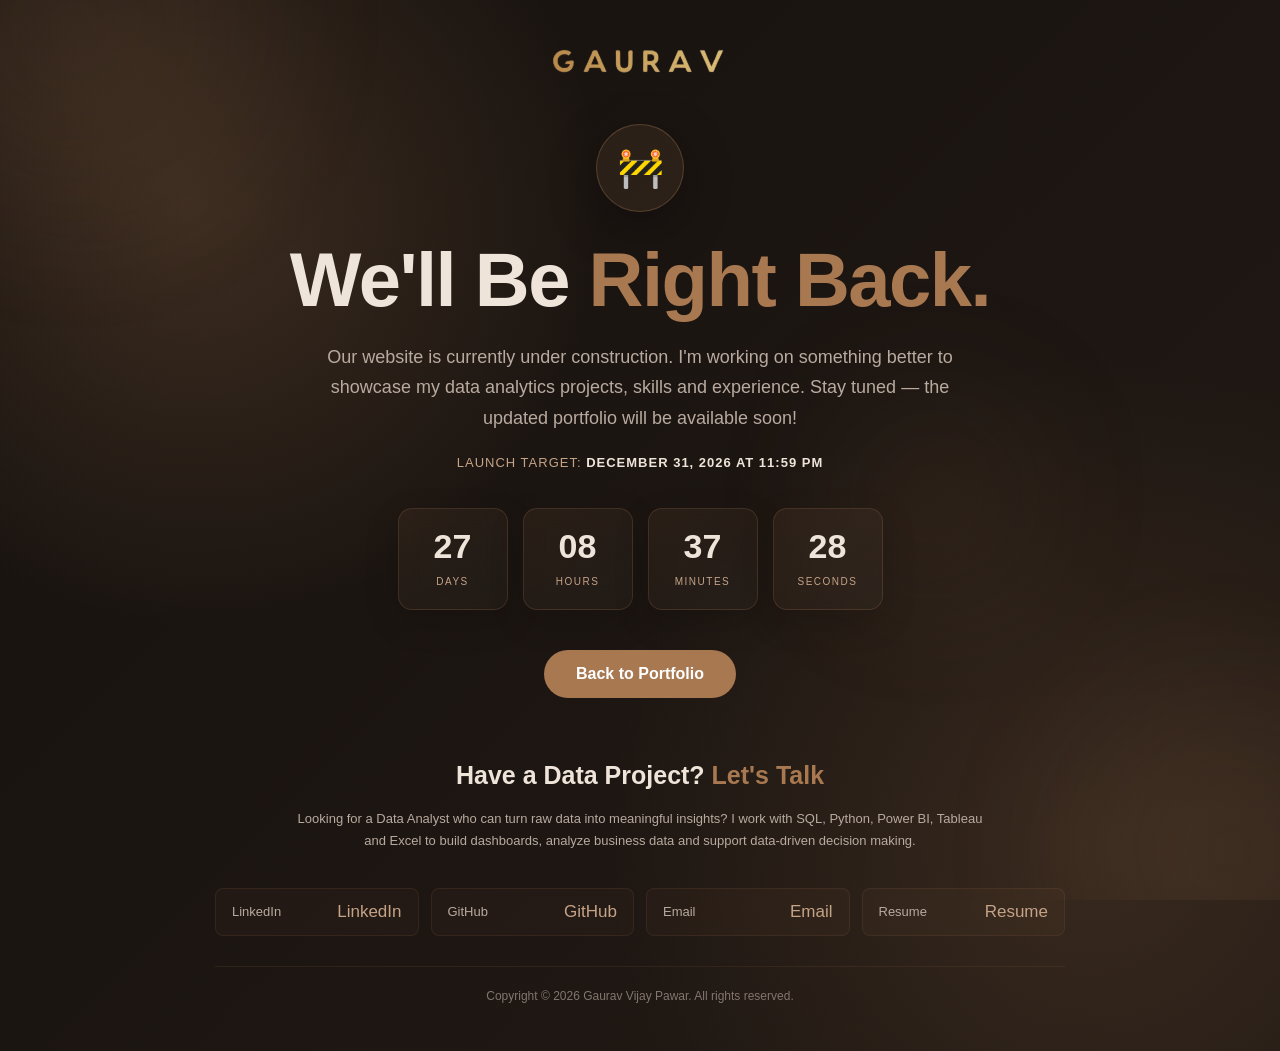
<file: construction.html>
<!DOCTYPE html>
<html lang="en">

<head>
    <meta charset="UTF-8">
    <meta name="viewport" content="width=device-width, initial-scale=1.0">

    <title>Coming Soon | Gaurav Pawar</title>

    <meta name="description"
        content="Gaurav Pawar Data Analyst Portfolio — Website currently under construction.">

    <style>
        :root {
            --primary: rgba(168, 120, 81, 1);
            --primary-light: hsl(27, 35%, 65%);
            --primary-dark: hsl(27, 35%, 35%);

            --bg-dark: #17120f;
            --bg-medium: #211914;

            --white: #ffffff;
            --cream: #eee4d9;
            --muted: #b9aaa0;
            --muted-dark: #82766e;

            --glass-bg: rgba(255, 255, 255, 0.035);
            --glass-border: rgba(168, 120, 81, 0.22);
        }

        /* =========================================
           RESET
        ========================================= */

        * {
            margin: 0;
            padding: 0;
            box-sizing: border-box;
        }

        html {
            scroll-behavior: smooth;
        }

        body {
            min-height: 100vh;

            font-family:
                Arial,
                Helvetica,
                sans-serif;

            color: var(--white);

            display: flex;
            align-items: center;
            justify-content: center;

            overflow-x: hidden;

            background:
                radial-gradient(
                    circle at 15% 20%,
                    rgba(168, 120, 81, 0.25),
                    transparent 30%
                ),
                radial-gradient(
                    circle at 85% 80%,
                    rgba(168, 120, 81, 0.18),
                    transparent 35%
                ),
                linear-gradient(
                    135deg,
                    var(--bg-dark),
                    var(--bg-medium)
                );
        }


        /* =========================================
           ANIMATED BACKGROUND
        ========================================= */

        .background {
            position: fixed;
            inset: 0;

            overflow: hidden;

            z-index: -1;

            pointer-events: none;
        }

        .circle {
            position: absolute;

            border-radius: 50%;

            background: var(--primary);

            filter: blur(80px);

            opacity: 0.12;

            animation:
                float 10s infinite ease-in-out;
        }

        .circle:nth-child(1) {
            width: 350px;
            height: 350px;

            top: -150px;
            left: -100px;
        }

        .circle:nth-child(2) {
            width: 300px;
            height: 300px;

            right: -100px;
            bottom: -100px;

            animation-delay: 2s;
        }

        .circle:nth-child(3) {
            width: 180px;
            height: 180px;

            right: 20%;
            top: 45%;

            animation-delay: 4s;
        }

        @keyframes float {

            0%,
            100% {
                transform: translate(0, 0);
            }

            50% {
                transform: translate(20px, -30px);
            }
        }


        /* =========================================
           MAIN CONTAINER
        ========================================= */

        .container {
            width: 92%;
            max-width: 900px;

            text-align: center;

            padding: 45px 25px;
        }


        /* =========================================
           LOGO
        ========================================= */

        .logo {
            display: inline-block;

            margin-bottom: 42px;

            transition:
                transform 0.3s ease,
                opacity 0.3s ease;
        }

        .logo:hover {
            transform: translateY(-2px);

            opacity: 0.9;
        }

        .logo img {
            max-width: 180px;
            height: auto;

            display: block;

            margin: auto;
        }


        /* =========================================
           CONSTRUCTION ICON
        ========================================= */

        .icon {
            width: 88px;
            height: 88px;

            margin: 0 auto 28px;

            display: flex;

            align-items: center;
            justify-content: center;

            border-radius: 50%;

            background:
                rgba(168, 120, 81, 0.12);

            border:
                1px solid rgba(168, 120, 81, 0.35);

            font-size: 38px;

            box-shadow:
                0 15px 50px rgba(0, 0, 0, 0.3);

            animation:
                pulse 3s infinite ease-in-out;
        }

        @keyframes pulse {

            0%,
            100% {
                transform: scale(1);

                box-shadow:
                    0 15px 50px rgba(0, 0, 0, 0.3);
            }

            50% {
                transform: scale(1.05);

                box-shadow:
                    0 15px 60px rgba(168, 120, 81, 0.18);
            }
        }


        /* =========================================
           HEADING
        ========================================= */

        h1 {
            font-size:
                clamp(42px, 7vw, 76px);

            line-height: 1.05;

            font-weight: 800;

            margin-bottom: 22px;

            color: var(--cream);

            letter-spacing: -1.5px;
        }

        h1 span {
            color: var(--primary);
        }


        /* =========================================
           DESCRIPTION
        ========================================= */

        .subtitle {
            max-width: 650px;

            margin: 0 auto;

            color: var(--muted);

            font-size: 18px;

            line-height: 1.7;
        }


        /* =========================================
           DEADLINE TEXT
        ========================================= */

        .deadline {
            margin-top: 22px;

            color: var(--primary-light);

            font-size: 13px;

            letter-spacing: 1px;

            text-transform: uppercase;
        }

        .deadline strong {
            color: var(--cream);

            font-weight: 600;
        }


        /* =========================================
           COUNTDOWN
        ========================================= */

        .countdown {
            display: flex;

            justify-content: center;

            gap: 15px;

            margin: 38px 0 40px;

            flex-wrap: wrap;
        }


        /* =========================================
           TIME BOX
        ========================================= */

        .time-box {
            min-width: 110px;

            padding: 20px 15px;

            border-radius: 14px;

            background:
                linear-gradient(
                    145deg,
                    rgba(168, 120, 81, 0.10),
                    rgba(255, 255, 255, 0.025)
                );

            border:
                1px solid var(--glass-border);

            backdrop-filter: blur(12px);

            -webkit-backdrop-filter: blur(12px);

            box-shadow:
                0 12px 35px rgba(0, 0, 0, 0.15);

            transition:
                transform 0.3s ease,
                background 0.3s ease,
                border-color 0.3s ease;
        }

        .time-box:hover {
            transform: translateY(-5px);

            background:
                rgba(168, 120, 81, 0.14);

            border-color:
                rgba(168, 120, 81, 0.45);
        }


        .time-box strong {
            display: block;

            font-size: 34px;

            line-height: 1;

            margin-bottom: 8px;

            color: var(--cream);

            font-weight: 700;
        }

        .time-box small {
            color: var(--primary-light);

            text-transform: uppercase;

            font-size: 10px;

            letter-spacing: 1.5px;
        }


        /* =========================================
           BUTTON
        ========================================= */

        .button {
            display: inline-flex;

            align-items: center;
            justify-content: center;

            padding: 15px 32px;

            min-width: 150px;

            border-radius: 50px;

            background:
                var(--primary);

            color: #ffffff;

            text-decoration: none;

            font-weight: 700;

            transition:
                transform 0.3s ease,
                background 0.3s ease,
                box-shadow 0.3s ease;
        }

        .button:hover {
            transform: translateY(-3px);

            background:
                hsl(27, 35%, 57%);

            box-shadow:
                0 15px 40px rgba(168, 120, 81, 0.4);
        }


        /* =========================================
           FOOTER
        ========================================= */

        .footer {
            margin-top: 50px;

            color: var(--muted-dark);

            font-size: 13px;
        }

        .footer_top {
            padding-top: 10px;
        }

        .lets_talk {
            margin-bottom: 35px;
        }

        .lets_talk h3 {
            color: var(--cream);

            font-size: 25px;

            margin-bottom: 15px;

            line-height: 1.4;
        }

        .lets_talk h3 a {
            color: var(--primary);

            text-decoration: none;

            transition: color 0.3s ease;
        }

        .lets_talk h3 a:hover {
            color: var(--primary-light);
        }

        .lets_talk p {
            max-width: 700px;

            margin: auto;

            color: var(--muted);

            line-height: 1.7;
        }


        /* =========================================
           SOCIAL / FOOTER LINKS
        ========================================= */

        .footer-links {
            display: grid;

            grid-template-columns:
                repeat(4, 1fr);

            gap: 12px;

            margin-top: 30px;
        }

        .single_links {
            display: flex;

            align-items: center;
            justify-content: space-between;

            padding: 13px 16px;

            border-radius: 8px;

            background:
                rgba(168, 120, 81, 0.05);

            border:
                1px solid rgba(168, 120, 81, 0.12);

            transition:
                transform 0.3s ease,
                border-color 0.3s ease,
                background 0.3s ease;
        }

        .single_links:hover {
            transform: translateY(-3px);

            background:
                rgba(168, 120, 81, 0.10);

            border-color:
                rgba(168, 120, 81, 0.30);
        }

        .single_links span {
            color: var(--muted);
        }

        .single_links a {
            color: var(--primary-light);

            font-size: 17px;

            text-decoration: none;
        }

        .single_links a:hover {
            color: var(--cream);
        }


        /* =========================================
           COPYRIGHT
        ========================================= */

        .copy-right_text {
            margin-top: 30px;
        }

        .footer_border {
            width: 100%;

            height: 1px;

            margin-bottom: 20px;

            background:
                rgba(168, 120, 81, 0.12);
        }

        .copy_right {
            color: var(--muted-dark);

            font-size: 12px;

            line-height: 1.6;
        }


        /* =========================================
           MOBILE
        ========================================= */

        @media (max-width: 700px) {

            .container {
                width: 94%;

                padding:
                    30px 10px;
            }

            .logo {
                margin-bottom: 32px;
            }

            .logo img {
                max-width: 150px;
            }

            .icon {
                width: 75px;
                height: 75px;

                font-size: 32px;
            }

            h1 {
                font-size:
                    clamp(38px, 12vw, 55px);

                letter-spacing: -1px;
            }

            .subtitle {
                font-size: 16px;

                line-height: 1.65;
            }

            .countdown {
                gap: 8px;

                margin:
                    30px 0 35px;
            }

            .time-box {
                min-width: 76px;

                padding:
                    14px 8px;
            }

            .time-box strong {
                font-size: 25px;
            }

            .time-box small {
                font-size: 9px;

                letter-spacing: 1px;
            }

            .button {
                padding:
                    13px 27px;
            }

            .footer {
                margin-top: 40px;
            }

            .lets_talk h3 {
                font-size: 21px;
            }

            .lets_talk p {
                font-size: 13px;
            }

            .footer-links {
                grid-template-columns:
                    repeat(2, 1fr);

                gap: 8px;
            }

            .single_links {
                padding:
                    11px 12px;
            }
        }


        @media (max-width: 400px) {

            .footer-links {
                grid-template-columns: 1fr;
            }

            .time-box {
                min-width: 70px;
            }

            .time-box strong {
                font-size: 23px;
            }
        }
    </style>
</head>


<body>

    <!-- =========================================
         ANIMATED BACKGROUND
    ========================================== -->

    <div class="background">
        <div class="circle"></div>
        <div class="circle"></div>
        <div class="circle"></div>
    </div>


    <!-- =========================================
         MAIN
    ========================================== -->

    <main class="container">

        <!-- Logo -->

        <a href="index.html" class="logo">
            <img src="img/logo.png"
                alt="Gaurav Pawar Logo">
        </a>


        <!-- Construction Icon -->

        <div class="icon">
            🚧
        </div>


        <!-- Heading -->

        <h1>
            We'll Be
            <span>Right Back.</span>
        </h1>


        <!-- Description -->

        <p class="subtitle">
            Our website is currently under construction.
            I'm working on something better to showcase my
            data analytics projects, skills and experience.
            Stay tuned — the updated portfolio will be available soon!
        </p>


        <!-- Automatically calculated deadline -->

        <div class="deadline">
            Launch target:
            <strong id="deadline-date">
                End of this month
            </strong>
        </div>


        <!-- Countdown -->

        <div class="countdown">

            <div class="time-box">
                <strong id="days">00</strong>
                <small>Days</small>
            </div>

            <div class="time-box">
                <strong id="hours">00</strong>
                <small>Hours</small>
            </div>

            <div class="time-box">
                <strong id="minutes">00</strong>
                <small>Minutes</small>
            </div>

            <div class="time-box">
                <strong id="seconds">00</strong>
                <small>Seconds</small>
            </div>

        </div>


        <!-- Back to portfolio -->

        <a href="index.html"
            class="button">
            Back to Portfolio
        </a>


        <!-- =====================================
             FOOTER
        ====================================== -->

        <footer class="footer">

            <div class="footer_top">

                <div class="lets_talk">

                    <h3>
                        Have a Data Project?
                        <a href="mailto:gauravpawar28396@gmail.com">
                            Let's Talk
                        </a>
                    </h3>

                    <p>
                        Looking for a Data Analyst who can turn raw
                        data into meaningful insights? I work with SQL,
                        Python, Power BI, Tableau and Excel to build
                        dashboards, analyze business data and support
                        data-driven decision making.
                    </p>

                </div>


                <!-- Footer Links -->

                <div class="footer-links">

                    <!-- LinkedIn -->

                    <div class="single_links">

                        <span>
                            LinkedIn
                        </span>

                        <a href="https://www.linkedin.com/in/gauravpawar"
                            target="_blank"
                            rel="noopener noreferrer"
                            aria-label="Gaurav Pawar LinkedIn">

                            LinkedIn

                        </a>

                    </div>


                    <!-- GitHub -->

                    <div class="single_links">

                        <span>
                            GitHub
                        </span>

                        <a href="https://github.com/gaurav2830"
                            target="_blank"
                            rel="noopener noreferrer"
                            aria-label="Gaurav Pawar GitHub">

                            GitHub

                        </a>

                    </div>


                    <!-- Email -->

                    <div class="single_links">

                        <span>
                            Email
                        </span>

                        <a href="mailto:gauravpawar28396@gmail.com"
                            aria-label="Email Gaurav Pawar">

                            Email

                        </a>

                    </div>


                    <!-- Resume -->

                    <div class="single_links">

                        <span>
                            Resume
                        </span>

                        <a href="Gaurav_Pawar_Data_Analyst_Resume.pdf"
                            target="_blank"
                            rel="noopener noreferrer"
                            aria-label="View Gaurav Pawar Resume">

                            Resume

                        </a>

                    </div>

                </div>

            </div>


            <!-- Copyright -->

            <div class="copy-right_text">

                <div class="footer_border"></div>

                <p class="copy_right">

                    Copyright &copy;

                    <span id="current-year"></span>

                    Gaurav Vijay Pawar.
                    All rights reserved.

                </p>

            </div>

        </footer>

    </main>


    <!-- =========================================
         AUTOMATIC MONTH-END COUNTDOWN
    ========================================== -->

    <script>

        /*
        =====================================================
        AUTOMATIC MONTH-END DEADLINE
        =====================================================

        This function calculates the last day of the
        CURRENT month automatically.

        Example:

        October 2026
        -> October 31, 2026

        November 2026
        -> November 30, 2026

        December 2026
        -> December 31, 2026

        January 2027
        -> January 31, 2027

        No manual date update is required.
        =====================================================
        */

        function getMonthEnd() {

            const now = new Date();

            /*
            new Date(year, month + 1, 0)
            returns the last day of the current month.
            */

            return new Date(
                now.getFullYear(),
                now.getMonth() + 1,
                0,
                23,
                59,
                59,
                999
            );
        }


        /*
        =====================================================
        FORMAT DEADLINE DATE
        =====================================================
        */

        function updateDeadlineText(deadline) {

            const options = {
                day: "numeric",
                month: "long",
                year: "numeric"
            };

            document.getElementById("deadline-date")
                .textContent =
                deadline.toLocaleDateString(
                    undefined,
                    options
                ) + " at 11:59 PM";
        }


        /*
        =====================================================
        UPDATE COUNTDOWN
        =====================================================
        */

        function updateCountdown() {

            const now = new Date();

            let deadline = getMonthEnd();

            let distance =
                deadline.getTime() -
                now.getTime();


            /*
            If the month has already ended,
            calculate the next month's deadline.
            */

            if (distance <= 0) {

                deadline =
                    new Date(
                        now.getFullYear(),
                        now.getMonth() + 2,
                        0,
                        23,
                        59,
                        59,
                        999
                    );

                distance =
                    deadline.getTime() -
                    now.getTime();
            }


            /*
            Calculate time units
            */

            const days =
                Math.floor(
                    distance /
                    (1000 * 60 * 60 * 24)
                );

            const hours =
                Math.floor(
                    (distance %
                        (1000 * 60 * 60 * 24)) /
                    (1000 * 60 * 60)
                );

            const minutes =
                Math.floor(
                    (distance %
                        (1000 * 60 * 60)) /
                    (1000 * 60)
                );

            const seconds =
                Math.floor(
                    (distance %
                        (1000 * 60)) /
                    1000
                );


            /*
            Update HTML
            */

            document.getElementById("days")
                .textContent =
                String(days).padStart(2, "0");

            document.getElementById("hours")
                .textContent =
                String(hours).padStart(2, "0");

            document.getElementById("minutes")
                .textContent =
                String(minutes).padStart(2, "0");

            document.getElementById("seconds")
                .textContent =
                String(seconds).padStart(2, "0");


            /*
            Update deadline text
            */

            updateDeadlineText(deadline);
        }


        /*
        =====================================================
        CURRENT YEAR
        =====================================================
        */

        document.getElementById("current-year")
            .textContent =
            new Date().getFullYear();


        /*
        =====================================================
        START COUNTDOWN
        =====================================================
        */

        updateCountdown();

        setInterval(
            updateCountdown,
            1000
        );

    </script>

</body>

</html>
</file>
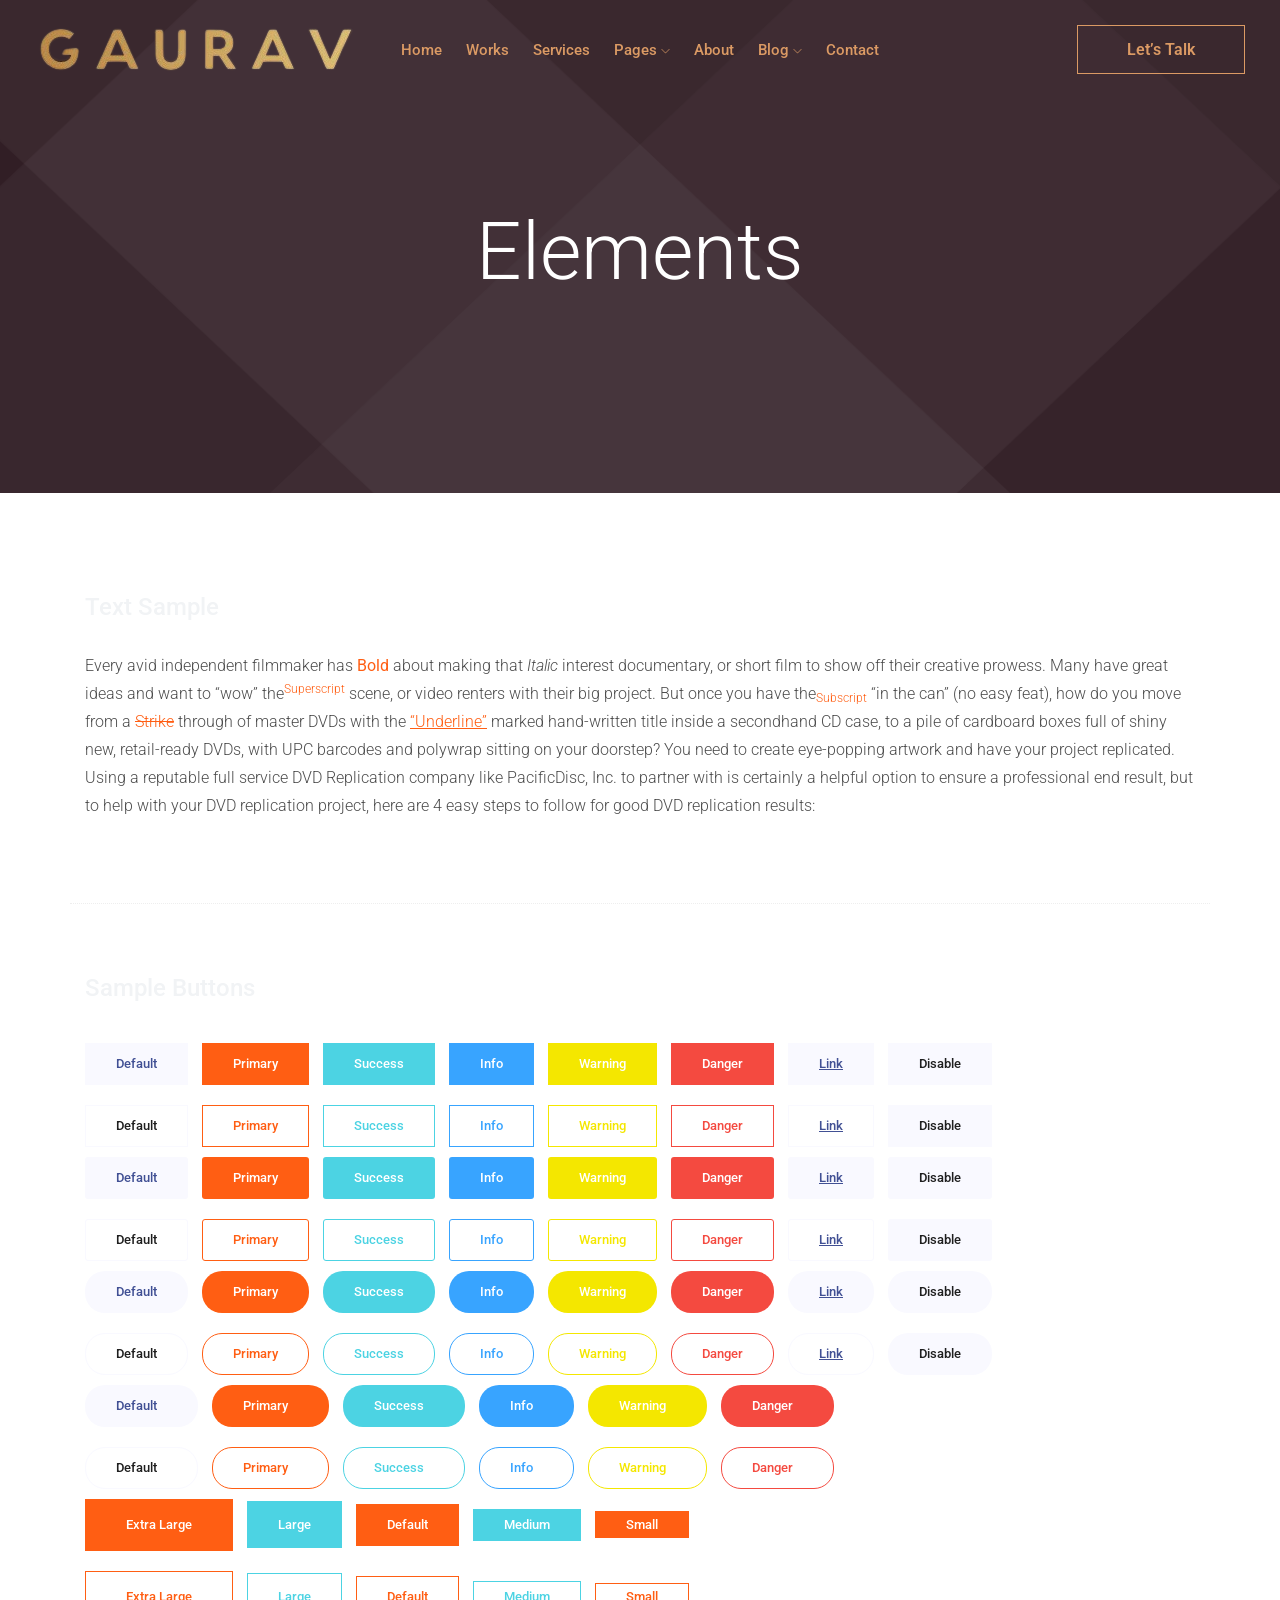
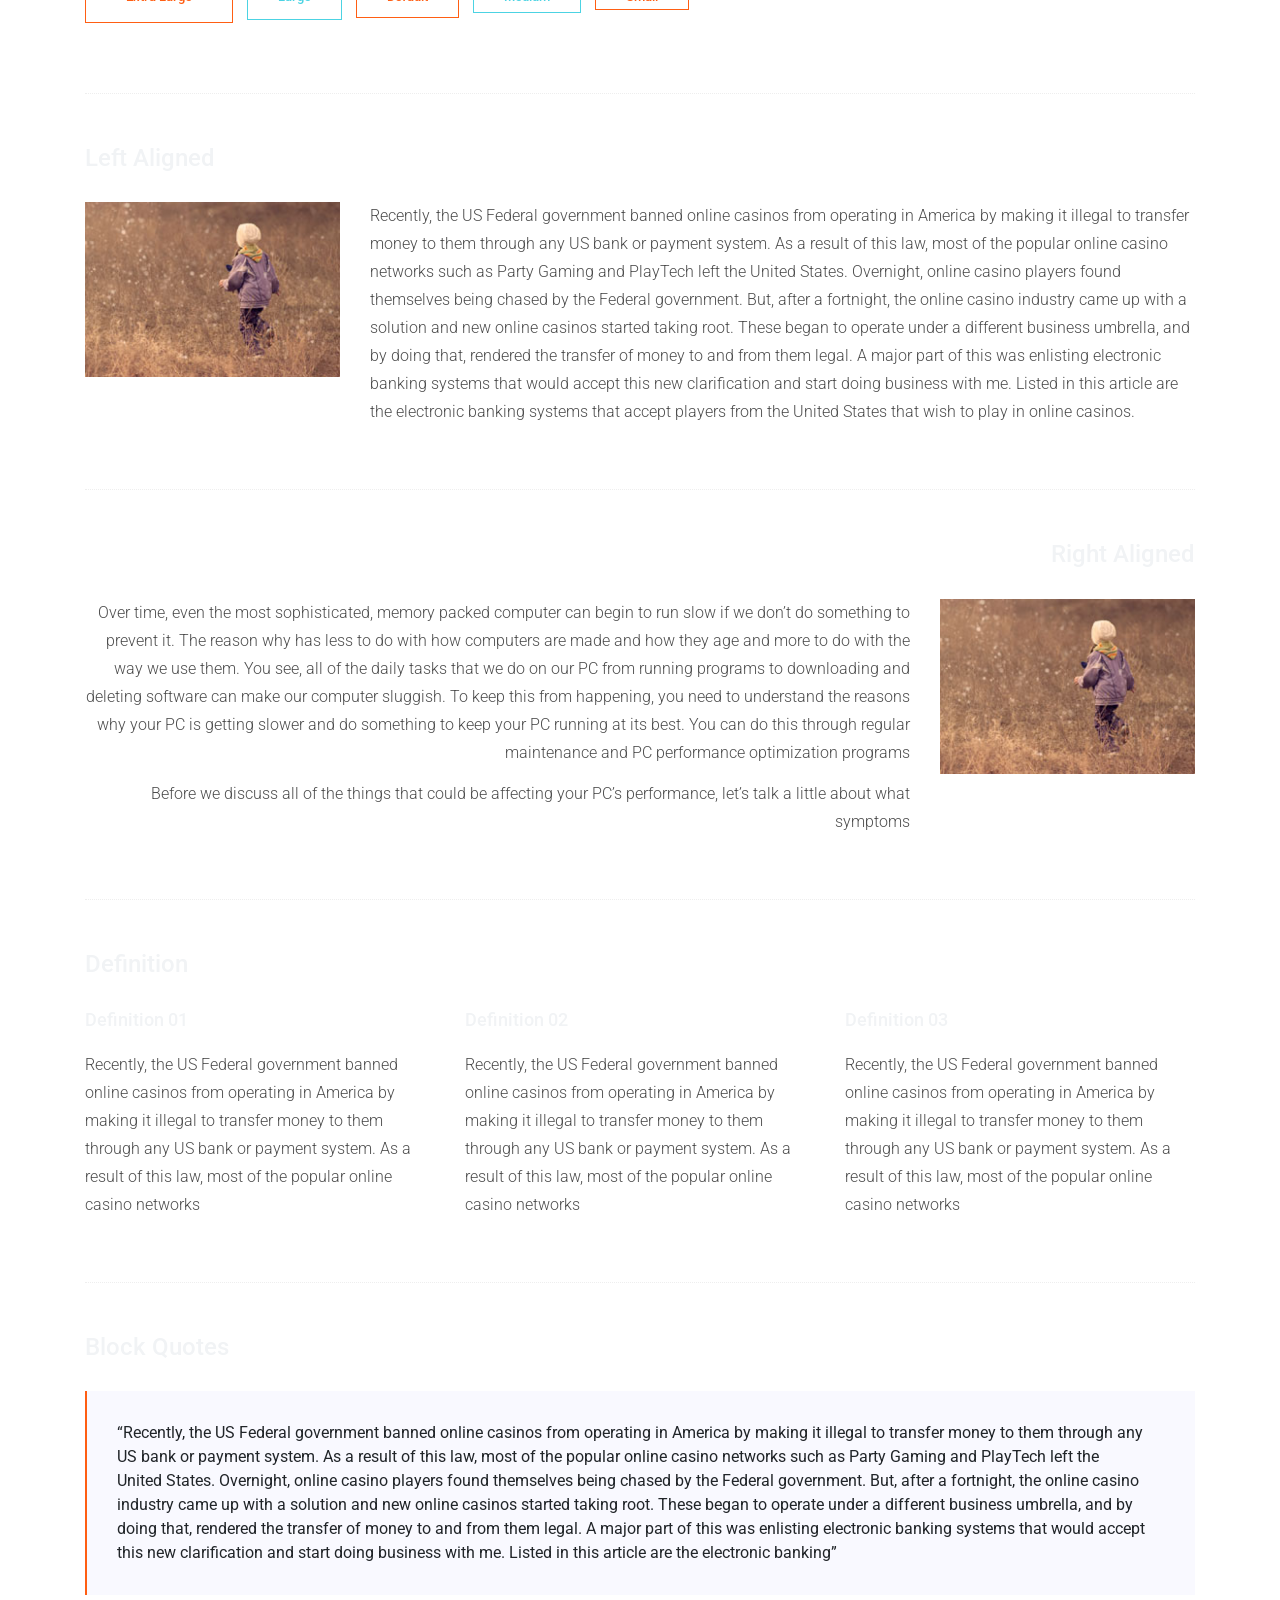
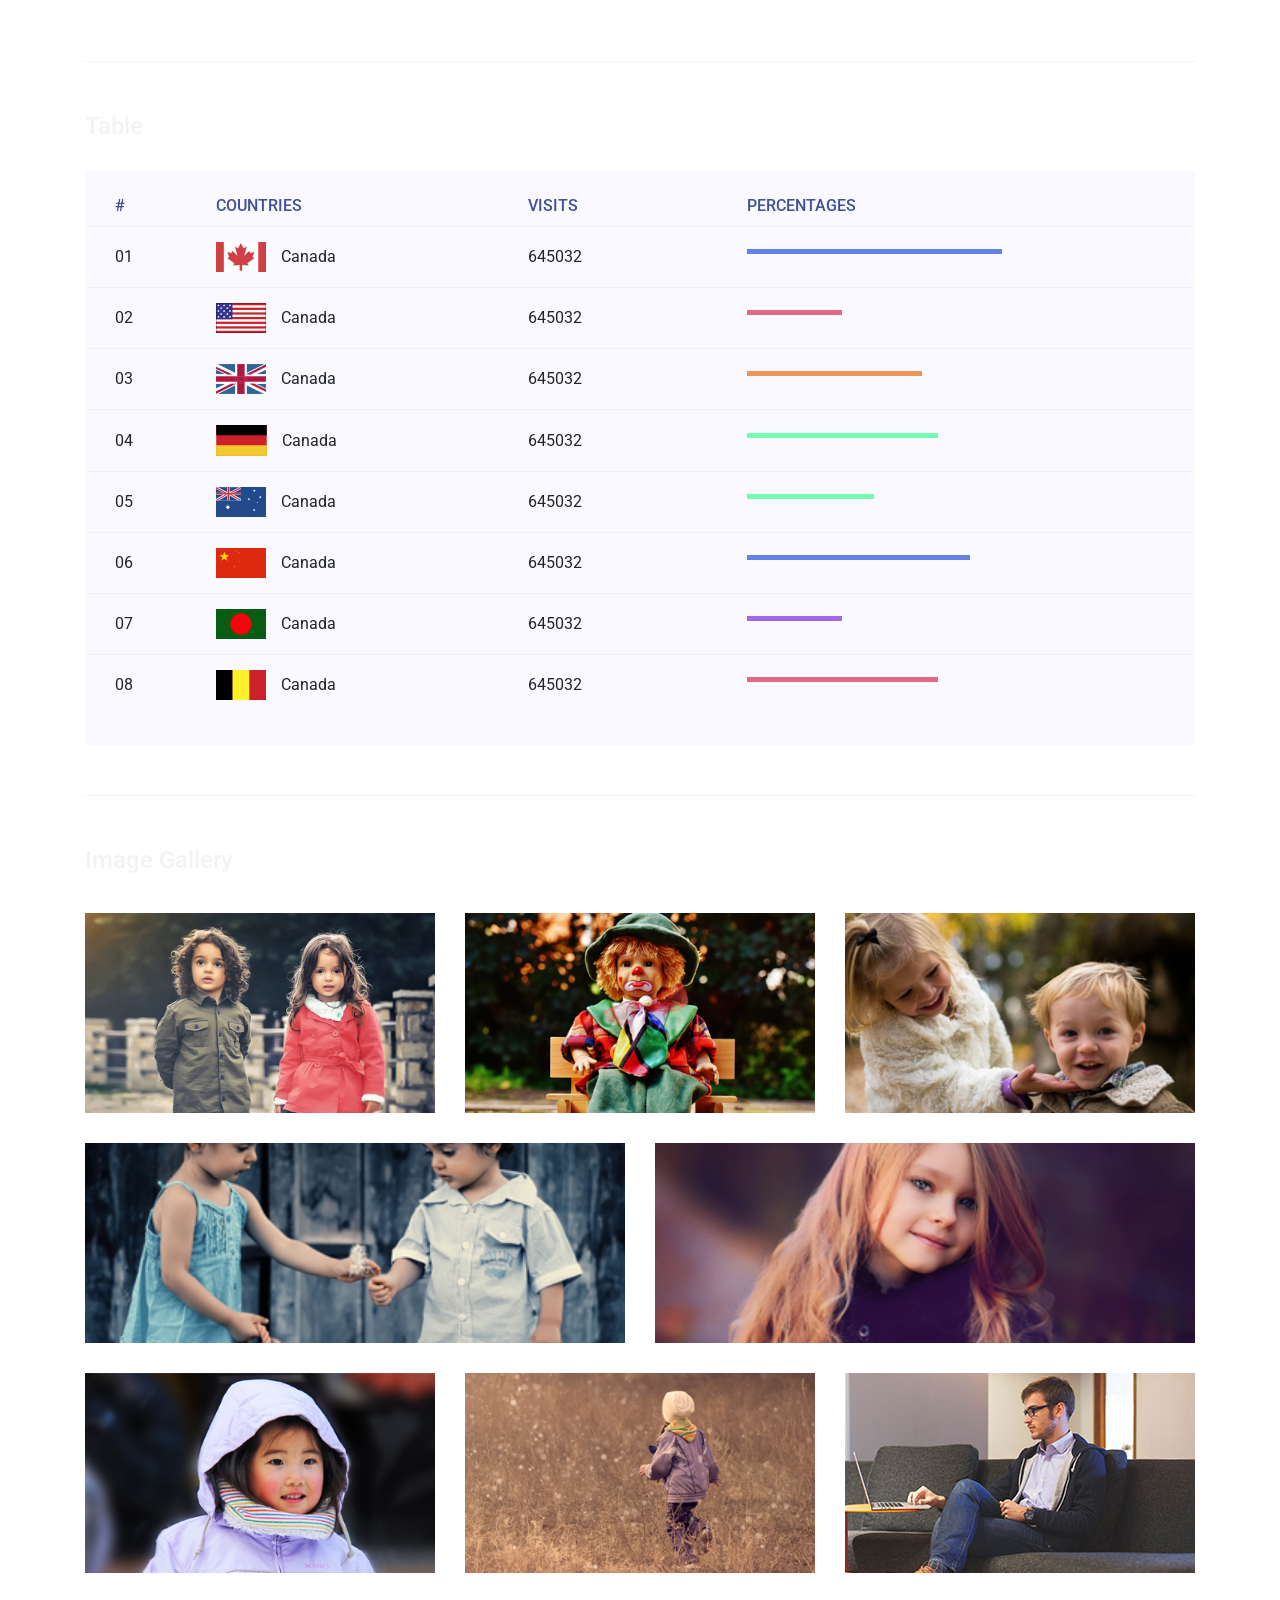
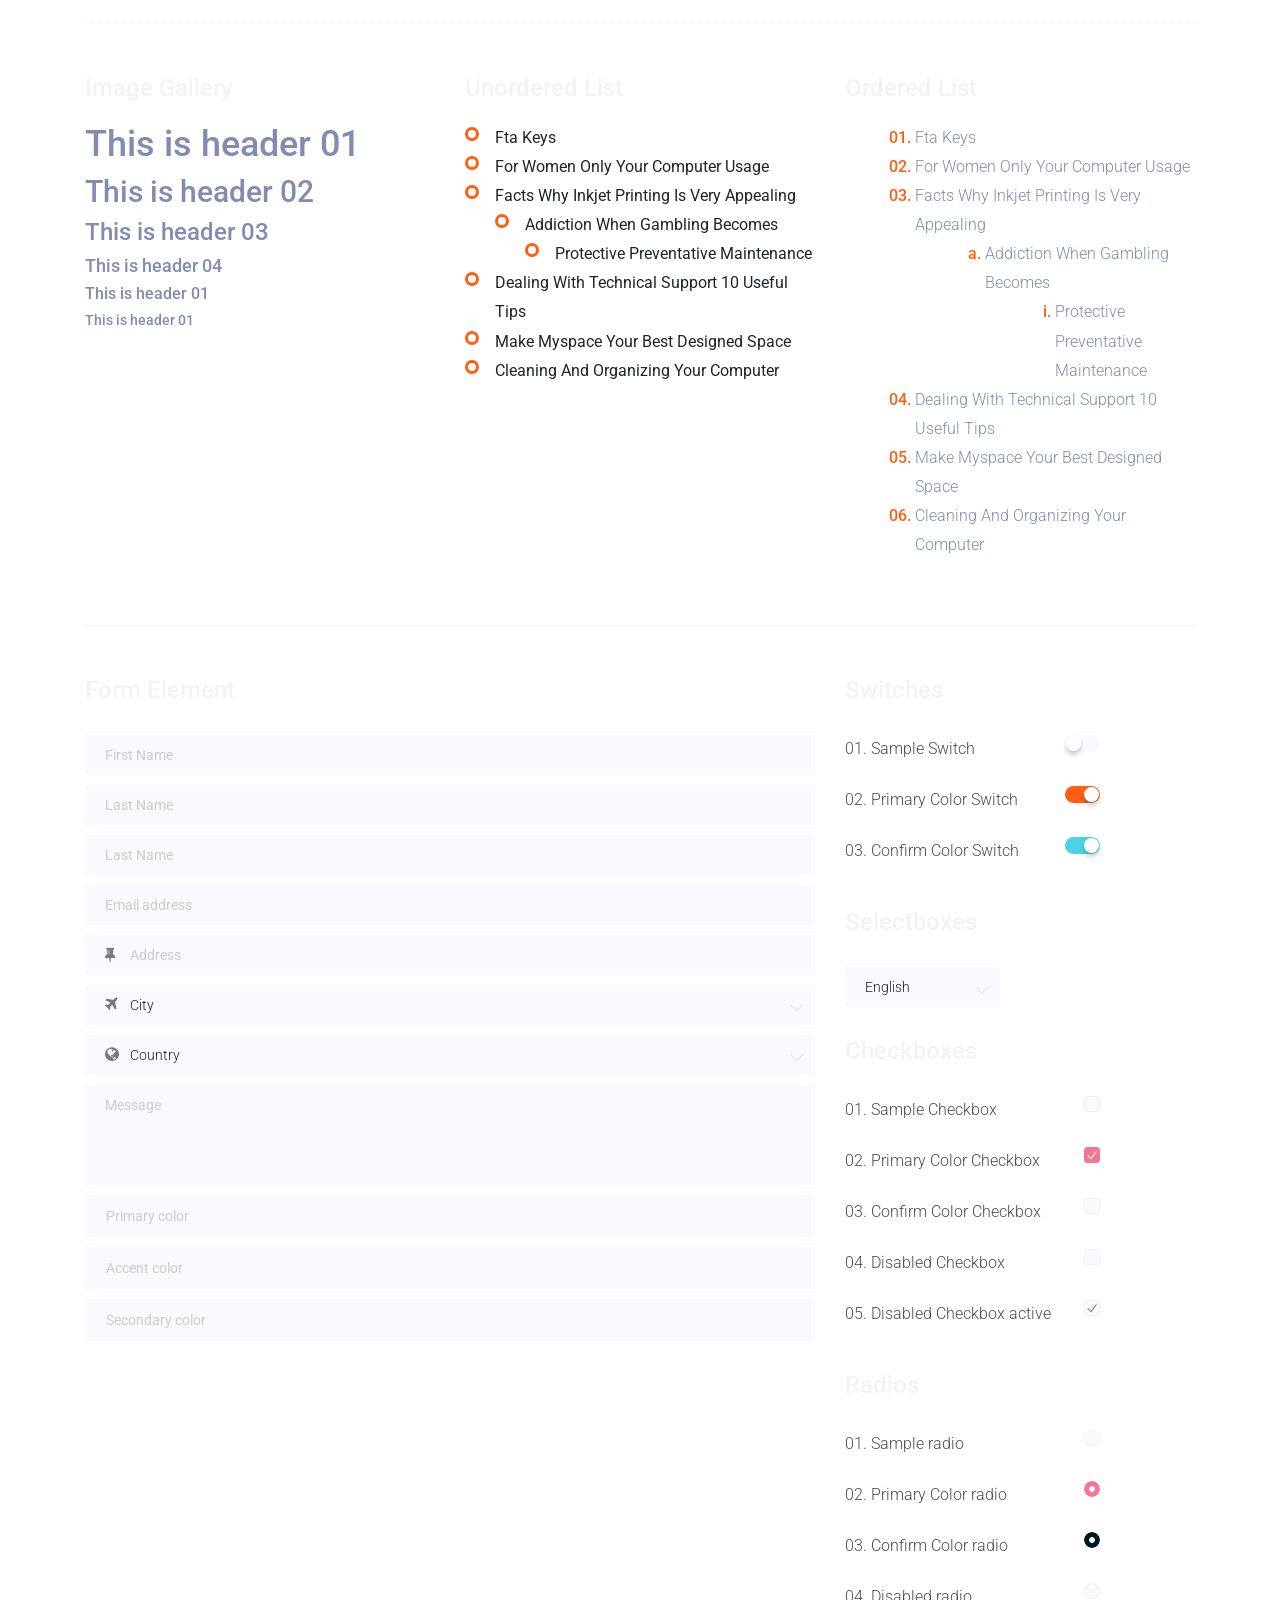
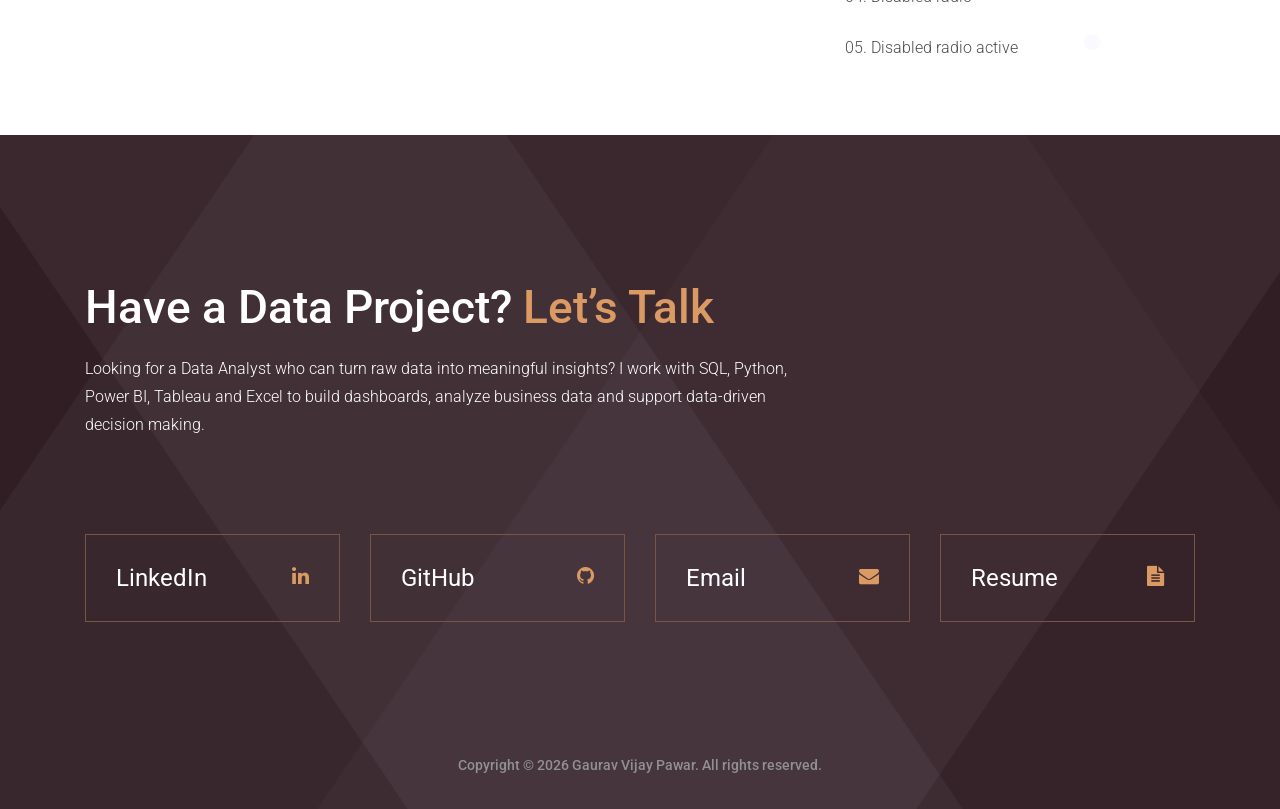
<file: elements.html>
<!doctype html>
<html class="no-js" lang="zxx">

<head>
	<meta charset="utf-8">
	<meta http-equiv="x-ua-compatible" content="ie=edge">
	<title>GAURAV</title>
	<meta name="description" content="">
	<meta name="viewport" content="width=device-width, initial-scale=1">

	<!-- <link rel="manifest" href="site.webmanifest"> -->
	<link rel="shortcut icon" type="image/x-icon" href="img/favicon.png">
	<!-- Place favicon.ico in the root directory -->

	<!-- CSS here -->
	<link rel="stylesheet" href="css/bootstrap.min.css">
	<link rel="stylesheet" href="css/owl.carousel.min.css">
	<link rel="stylesheet" href="css/magnific-popup.css">
	<link rel="stylesheet" href="css/font-awesome.min.css">
	<link rel="stylesheet" href="css/themify-icons.css">
	<link rel="stylesheet" href="css/nice-select.css">
	<link rel="stylesheet" href="css/flaticon.css">
	<link rel="stylesheet" href="css/gijgo.css">
	<link rel="stylesheet" href="css/animate.css">
	<link rel="stylesheet" href="css/slicknav.css">
	<link rel="stylesheet" href="css/style.css">
	<!-- <link rel="stylesheet" href="css/responsive.css"> -->
</head>

<body>
	<!--[if lte IE 9]>
            <p class="browserupgrade">You are using an <strong>outdated</strong> browser. Please <a href="https://browsehappy.com/">upgrade your browser</a> to improve your experience and security.</p>
        <![endif]-->

	<!-- header-start -->
	<header>
		<div class="header-area ">
			<div id="sticky-header" class="main-header-area">
				<div class="container-fluid ">
					<div class="header_bottom_border">
						<div class="row align-items-center">
							<div class="col-xl-3 col-lg-2">
								<div class="logo">
									<a href="index.html">
										<img src="img/logo.png" alt="">
									</a>
								</div>
							</div>
							<div class="col-xl-6 col-lg-7">
								<div class="main-menu  d-none d-lg-block">
									<nav>
										<ul id="navigation">
											<li><a href="index.html">home</a></li>
											<li><a href="Works.html">Works</a></li>
											<li><a href="Services.html">Services</a></li>
											<li><a href="#">pages <i class="ti-angle-down"></i></a>
												<ul class="submenu">
													<li><a href="works_details.html">work details</a></li>
													<li><a href="elements.html">elements</a></li>
												</ul>
											</li>
											<li><a href="about.html">about</a></li>
											<li><a href="#">blog <i class="ti-angle-down"></i></a>
												<ul class="submenu">
													<li><a href="blog.html">blog</a></li>
													<li><a href="single-blog.html">single-blog</a></li>
												</ul>
											</li>
											<li><a href="contact.html">Contact</a></li>
										</ul>
									</nav>
								</div>
							</div>
							<div class="col-xl-3 col-lg-3 d-none d-lg-block">
								<div class="Appointment">
									<div class="book_btn d-none d-lg-block">
										<a href="#">Let’s Talk</a>
									</div>
								</div>
							</div>
							<div class="col-12">
								<div class="mobile_menu d-block d-lg-none"></div>
							</div>
						</div>
					</div>

				</div>
			</div>
		</div>
	</header>
	<!-- header-end -->

	<!-- bradcam_area  -->
	<div class="bradcam_area bradcam_bg_1">
		<div class="container">
			<div class="row">
				<div class="col-xl-12">
					<div class="bradcam_text text-center">
						<h3>elements</h3>
					</div>
				</div>
			</div>
		</div>
	</div>
	<!--/ bradcam_area  -->

	<!-- Start Sample Area -->
	<section class="sample-text-area">
		<div class="container box_1170">
			<h3 class="text-heading">Text Sample</h3>
			<p class="sample-text">
				Every avid independent filmmaker has <b>Bold</b> about making that <i>Italic</i> interest documentary,
				or short
				film to show off their creative prowess. Many have great ideas and want to “wow”
				the<sup>Superscript</sup> scene,
				or video renters with their big project. But once you have the<sub>Subscript</sub> “in the can” (no easy
				feat), how
				do you move from a <del>Strike</del> through of master DVDs with the <u>“Underline”</u> marked
				hand-written title
				inside a secondhand CD case, to a pile of cardboard boxes full of shiny new, retail-ready DVDs, with UPC
				barcodes
				and polywrap sitting on your doorstep? You need to create eye-popping artwork and have your project
				replicated.
				Using a reputable full service DVD Replication company like PacificDisc, Inc. to partner with is
				certainly a
				helpful option to ensure a professional end result, but to help with your DVD replication project, here
				are 4 easy
				steps to follow for good DVD replication results:

			</p>
		</div>
	</section>
	<!-- End Sample Area -->

	<!-- Start Button -->
	<section class="button-area">
		<div class="container box_1170 border-top-generic">
			<h3 class="text-heading">Sample Buttons</h3>
			<div class="button-group-area">
				<a href="#" class="genric-btn default">Default</a>
				<a href="#" class="genric-btn primary">Primary</a>
				<a href="#" class="genric-btn success">Success</a>
				<a href="#" class="genric-btn info">Info</a>
				<a href="#" class="genric-btn warning">Warning</a>
				<a href="#" class="genric-btn danger">Danger</a>
				<a href="#" class="genric-btn link">Link</a>
				<a href="#" class="genric-btn disable">Disable</a>
			</div>
			<div class="button-group-area mt-10">
				<a href="#" class="genric-btn default-border">Default</a>
				<a href="#" class="genric-btn primary-border">Primary</a>
				<a href="#" class="genric-btn success-border">Success</a>
				<a href="#" class="genric-btn info-border">Info</a>
				<a href="#" class="genric-btn warning-border">Warning</a>
				<a href="#" class="genric-btn danger-border">Danger</a>
				<a href="#" class="genric-btn link-border">Link</a>
				<a href="#" class="genric-btn disable">Disable</a>
			</div>
			<div class="button-group-area mt-40">
				<a href="#" class="genric-btn default radius">Default</a>
				<a href="#" class="genric-btn primary radius">Primary</a>
				<a href="#" class="genric-btn success radius">Success</a>
				<a href="#" class="genric-btn info radius">Info</a>
				<a href="#" class="genric-btn warning radius">Warning</a>
				<a href="#" class="genric-btn danger radius">Danger</a>
				<a href="#" class="genric-btn link radius">Link</a>
				<a href="#" class="genric-btn disable radius">Disable</a>
			</div>
			<div class="button-group-area mt-10">
				<a href="#" class="genric-btn default-border radius">Default</a>
				<a href="#" class="genric-btn primary-border radius">Primary</a>
				<a href="#" class="genric-btn success-border radius">Success</a>
				<a href="#" class="genric-btn info-border radius">Info</a>
				<a href="#" class="genric-btn warning-border radius">Warning</a>
				<a href="#" class="genric-btn danger-border radius">Danger</a>
				<a href="#" class="genric-btn link-border radius">Link</a>
				<a href="#" class="genric-btn disable radius">Disable</a>
			</div>
			<div class="button-group-area mt-40">
				<a href="#" class="genric-btn default circle">Default</a>
				<a href="#" class="genric-btn primary circle">Primary</a>
				<a href="#" class="genric-btn success circle">Success</a>
				<a href="#" class="genric-btn info circle">Info</a>
				<a href="#" class="genric-btn warning circle">Warning</a>
				<a href="#" class="genric-btn danger circle">Danger</a>
				<a href="#" class="genric-btn link circle">Link</a>
				<a href="#" class="genric-btn disable circle">Disable</a>
			</div>
			<div class="button-group-area mt-10">
				<a href="#" class="genric-btn default-border circle">Default</a>
				<a href="#" class="genric-btn primary-border circle">Primary</a>
				<a href="#" class="genric-btn success-border circle">Success</a>
				<a href="#" class="genric-btn info-border circle">Info</a>
				<a href="#" class="genric-btn warning-border circle">Warning</a>
				<a href="#" class="genric-btn danger-border circle">Danger</a>
				<a href="#" class="genric-btn link-border circle">Link</a>
				<a href="#" class="genric-btn disable circle">Disable</a>
			</div>
			<div class="button-group-area mt-40">
				<a href="#" class="genric-btn default circle arrow">Default<span class="lnr lnr-arrow-right"></span></a>
				<a href="#" class="genric-btn primary circle arrow">Primary<span class="lnr lnr-arrow-right"></span></a>
				<a href="#" class="genric-btn success circle arrow">Success<span class="lnr lnr-arrow-right"></span></a>
				<a href="#" class="genric-btn info circle arrow">Info<span class="lnr lnr-arrow-right"></span></a>
				<a href="#" class="genric-btn warning circle arrow">Warning<span class="lnr lnr-arrow-right"></span></a>
				<a href="#" class="genric-btn danger circle arrow">Danger<span class="lnr lnr-arrow-right"></span></a>
			</div>
			<div class="button-group-area mt-10">
				<a href="#" class="genric-btn default-border circle arrow">Default<span
						class="lnr lnr-arrow-right"></span></a>
				<a href="#" class="genric-btn primary-border circle arrow">Primary<span
						class="lnr lnr-arrow-right"></span></a>
				<a href="#" class="genric-btn success-border circle arrow">Success<span
						class="lnr lnr-arrow-right"></span></a>
				<a href="#" class="genric-btn info-border circle arrow">Info<span
						class="lnr lnr-arrow-right"></span></a>
				<a href="#" class="genric-btn warning-border circle arrow">Warning<span
						class="lnr lnr-arrow-right"></span></a>
				<a href="#" class="genric-btn danger-border circle arrow">Danger<span
						class="lnr lnr-arrow-right"></span></a>
			</div>
			<div class="button-group-area mt-40">
				<a href="#" class="genric-btn primary e-large">Extra Large</a>
				<a href="#" class="genric-btn success large">Large</a>
				<a href="#" class="genric-btn primary">Default</a>
				<a href="#" class="genric-btn success medium">Medium</a>
				<a href="#" class="genric-btn primary small">Small</a>
			</div>
			<div class="button-group-area mt-10">
				<a href="#" class="genric-btn primary-border e-large">Extra Large</a>
				<a href="#" class="genric-btn success-border large">Large</a>
				<a href="#" class="genric-btn primary-border">Default</a>
				<a href="#" class="genric-btn success-border medium">Medium</a>
				<a href="#" class="genric-btn primary-border small">Small</a>
			</div>
		</div>
	</section>
	<!-- End Button -->

	<!-- Start Align Area -->
	<div class="whole-wrap">
		<div class="container box_1170">
			<div class="section-top-border">
				<h3 class="mb-30">Left Aligned</h3>
				<div class="row">
					<div class="col-md-3">
						<img src="img/elements/d.jpg" alt="" class="img-fluid">
					</div>
					<div class="col-md-9 mt-sm-20">
						<p>Recently, the US Federal government banned online casinos from operating in America by making
							it illegal to
							transfer money to them through any US bank or payment system. As a result of this law, most
							of the popular
							online casino networks such as Party Gaming and PlayTech left the United States. Overnight,
							online casino
							players found themselves being chased by the Federal government. But, after a fortnight, the
							online casino
							industry came up with a solution and new online casinos started taking root. These began to
							operate under a
							different business umbrella, and by doing that, rendered the transfer of money to and from
							them legal. A major
							part of this was enlisting electronic banking systems that would accept this new
							clarification and start doing
							business with me. Listed in this article are the electronic banking systems that accept
							players from the United
							States that wish to play in online casinos.</p>
					</div>
				</div>
			</div>
			<div class="section-top-border text-right">
				<h3 class="mb-30">Right Aligned</h3>
				<div class="row">
					<div class="col-md-9">
						<p class="text-right">Over time, even the most sophisticated, memory packed computer can begin
							to run slow if we
							don’t do something to prevent it. The reason why has less to do with how computers are made
							and how they age and
							more to do with the way we use them. You see, all of the daily tasks that we do on our PC
							from running programs
							to downloading and deleting software can make our computer sluggish. To keep this from
							happening, you need to
							understand the reasons why your PC is getting slower and do something to keep your PC
							running at its best. You
							can do this through regular maintenance and PC performance optimization programs</p>
						<p class="text-right">Before we discuss all of the things that could be affecting your PC’s
							performance, let’s
							talk a little about what symptoms</p>
					</div>
					<div class="col-md-3">
						<img src="img/elements/d.jpg" alt="" class="img-fluid">
					</div>
				</div>
			</div>
			<div class="section-top-border">
				<h3 class="mb-30">Definition</h3>
				<div class="row">
					<div class="col-md-4">
						<div class="single-defination">
							<h4 class="mb-20">Definition 01</h4>
							<p>Recently, the US Federal government banned online casinos from operating in America by
								making it illegal to
								transfer money to them through any US bank or payment system. As a result of this law,
								most of the popular
								online casino networks</p>
						</div>
					</div>
					<div class="col-md-4">
						<div class="single-defination">
							<h4 class="mb-20">Definition 02</h4>
							<p>Recently, the US Federal government banned online casinos from operating in America by
								making it illegal to
								transfer money to them through any US bank or payment system. As a result of this law,
								most of the popular
								online casino networks</p>
						</div>
					</div>
					<div class="col-md-4">
						<div class="single-defination">
							<h4 class="mb-20">Definition 03</h4>
							<p>Recently, the US Federal government banned online casinos from operating in America by
								making it illegal to
								transfer money to them through any US bank or payment system. As a result of this law,
								most of the popular
								online casino networks</p>
						</div>
					</div>
				</div>
			</div>
			<div class="section-top-border">
				<h3 class="mb-30">Block Quotes</h3>
				<div class="row">
					<div class="col-lg-12">
						<blockquote class="generic-blockquote">
							“Recently, the US Federal government banned online casinos from operating in America by
							making it illegal to
							transfer money to them through any US bank or payment system. As a result of this law, most
							of the popular
							online casino networks such as Party Gaming and PlayTech left the United States. Overnight,
							online casino
							players found themselves being chased by the Federal government. But, after a fortnight, the
							online casino
							industry came up with a solution and new online casinos started taking root. These began to
							operate under a
							different business umbrella, and by doing that, rendered the transfer of money to and from
							them legal. A major
							part of this was enlisting electronic banking systems that would accept this new
							clarification and start doing
							business with me. Listed in this article are the electronic banking”
						</blockquote>
					</div>
				</div>
			</div>
			<div class="section-top-border">
				<h3 class="mb-30">Table</h3>
				<div class="progress-table-wrap">
					<div class="progress-table">
						<div class="table-head">
							<div class="serial">#</div>
							<div class="country">Countries</div>
							<div class="visit">Visits</div>
							<div class="percentage">Percentages</div>
						</div>
						<div class="table-row">
							<div class="serial">01</div>
							<div class="country"> <img src="img/elements/f1.jpg" alt="flag">Canada</div>
							<div class="visit">645032</div>
							<div class="percentage">
								<div class="progress">
									<div class="progress-bar color-1" role="progressbar" style="width: 80%"
										aria-valuenow="80" aria-valuemin="0" aria-valuemax="100"></div>
								</div>
							</div>
						</div>
						<div class="table-row">
							<div class="serial">02</div>
							<div class="country"> <img src="img/elements/f2.jpg" alt="flag">Canada</div>
							<div class="visit">645032</div>
							<div class="percentage">
								<div class="progress">
									<div class="progress-bar color-2" role="progressbar" style="width: 30%"
										aria-valuenow="30" aria-valuemin="0" aria-valuemax="100"></div>
								</div>
							</div>
						</div>
						<div class="table-row">
							<div class="serial">03</div>
							<div class="country"> <img src="img/elements/f3.jpg" alt="flag">Canada</div>
							<div class="visit">645032</div>
							<div class="percentage">
								<div class="progress">
									<div class="progress-bar color-3" role="progressbar" style="width: 55%"
										aria-valuenow="55" aria-valuemin="0" aria-valuemax="100"></div>
								</div>
							</div>
						</div>
						<div class="table-row">
							<div class="serial">04</div>
							<div class="country"> <img src="img/elements/f4.jpg" alt="flag">Canada</div>
							<div class="visit">645032</div>
							<div class="percentage">
								<div class="progress">
									<div class="progress-bar color-4" role="progressbar" style="width: 60%"
										aria-valuenow="60" aria-valuemin="0" aria-valuemax="100"></div>
								</div>
							</div>
						</div>
						<div class="table-row">
							<div class="serial">05</div>
							<div class="country"> <img src="img/elements/f5.jpg" alt="flag">Canada</div>
							<div class="visit">645032</div>
							<div class="percentage">
								<div class="progress">
									<div class="progress-bar color-5" role="progressbar" style="width: 40%"
										aria-valuenow="40" aria-valuemin="0" aria-valuemax="100"></div>
								</div>
							</div>
						</div>
						<div class="table-row">
							<div class="serial">06</div>
							<div class="country"> <img src="img/elements/f6.jpg" alt="flag">Canada</div>
							<div class="visit">645032</div>
							<div class="percentage">
								<div class="progress">
									<div class="progress-bar color-6" role="progressbar" style="width: 70%"
										aria-valuenow="70" aria-valuemin="0" aria-valuemax="100"></div>
								</div>
							</div>
						</div>
						<div class="table-row">
							<div class="serial">07</div>
							<div class="country"> <img src="img/elements/f7.jpg" alt="flag">Canada</div>
							<div class="visit">645032</div>
							<div class="percentage">
								<div class="progress">
									<div class="progress-bar color-7" role="progressbar" style="width: 30%"
										aria-valuenow="30" aria-valuemin="0" aria-valuemax="100"></div>
								</div>
							</div>
						</div>
						<div class="table-row">
							<div class="serial">08</div>
							<div class="country"> <img src="img/elements/f8.jpg" alt="flag">Canada</div>
							<div class="visit">645032</div>
							<div class="percentage">
								<div class="progress">
									<div class="progress-bar color-8" role="progressbar" style="width: 60%"
										aria-valuenow="60" aria-valuemin="0" aria-valuemax="100"></div>
								</div>
							</div>
						</div>
					</div>
				</div>
			</div>
			<div class="section-top-border">
				<h3>Image Gallery</h3>
				<div class="row gallery-item">
					<div class="col-md-4">
						<a href="img/elements/g1.jpg" class="img-pop-up">
							<div class="single-gallery-image" style="background: url(img/elements/g1.jpg);"></div>
						</a>
					</div>
					<div class="col-md-4">
						<a href="img/elements/g2.jpg" class="img-pop-up">
							<div class="single-gallery-image" style="background: url(img/elements/g2.jpg);"></div>
						</a>
					</div>
					<div class="col-md-4">
						<a href="img/elements/g3.jpg" class="img-pop-up">
							<div class="single-gallery-image" style="background: url(img/elements/g3.jpg);"></div>
						</a>
					</div>
					<div class="col-md-6">
						<a href="img/elements/g4.jpg" class="img-pop-up">
							<div class="single-gallery-image" style="background: url(img/elements/g4.jpg);"></div>
						</a>
					</div>
					<div class="col-md-6">
						<a href="img/elements/g5.jpg" class="img-pop-up">
							<div class="single-gallery-image" style="background: url(img/elements/g5.jpg);"></div>
						</a>
					</div>
					<div class="col-md-4">
						<a href="img/elements/g6.jpg" class="img-pop-up">
							<div class="single-gallery-image" style="background: url(img/elements/g6.jpg);"></div>
						</a>
					</div>
					<div class="col-md-4">
						<a href="img/elements/g7.jpg" class="img-pop-up">
							<div class="single-gallery-image" style="background: url(img/elements/g7.jpg);"></div>
						</a>
					</div>
					<div class="col-md-4">
						<a href="img/elements/g8.jpg" class="img-pop-up">
							<div class="single-gallery-image" style="background: url(img/elements/g8.jpg);"></div>
						</a>
					</div>
				</div>
			</div>
			<div class="section-top-border">
				<div class="row">
					<div class="col-md-4">
						<h3 class="mb-20">Image Gallery</h3>
						<div class="typography">
							<h1>This is header 01</h1>
							<h2>This is header 02</h2>
							<h3>This is header 03</h3>
							<h4>This is header 04</h4>
							<h5>This is header 01</h5>
							<h6>This is header 01</h6>
						</div>
					</div>
					<div class="col-md-4 mt-sm-30">
						<h3 class="mb-20">Unordered List</h3>
						<div class="">
							<ul class="unordered-list">
								<li>Fta Keys</li>
								<li>For Women Only Your Computer Usage</li>
								<li>Facts Why Inkjet Printing Is Very Appealing
									<ul>
										<li>Addiction When Gambling Becomes
											<ul>
												<li>Protective Preventative Maintenance</li>
											</ul>
										</li>
									</ul>
								</li>
								<li>Dealing With Technical Support 10 Useful Tips</li>
								<li>Make Myspace Your Best Designed Space</li>
								<li>Cleaning And Organizing Your Computer</li>
							</ul>
						</div>
					</div>
					<div class="col-md-4 mt-sm-30">
						<h3 class="mb-20">Ordered List</h3>
						<div class="">
							<ol class="ordered-list">
								<li><span>Fta Keys</span></li>
								<li><span>For Women Only Your Computer Usage</span></li>
								<li><span>Facts Why Inkjet Printing Is Very Appealing</span>
									<ol class="ordered-list-alpha">
										<li><span>Addiction When Gambling Becomes</span>
											<ol class="ordered-list-roman">
												<li><span>Protective Preventative Maintenance</span></li>
											</ol>
										</li>
									</ol>
								</li>
								<li><span>Dealing With Technical Support 10 Useful Tips</span></li>
								<li><span>Make Myspace Your Best Designed Space</span></li>
								<li><span>Cleaning And Organizing Your Computer</span></li>
							</ol>
						</div>
					</div>
				</div>
			</div>
			<div class="section-top-border">
				<div class="row">
					<div class="col-lg-8 col-md-8">
						<h3 class="mb-30">Form Element</h3>
						<form action="#">
							<div class="mt-10">
								<input type="text" name="first_name" placeholder="First Name"
									onfocus="this.placeholder = ''" onblur="this.placeholder = 'First Name'" required
									class="single-input">
							</div>
							<div class="mt-10">
								<input type="text" name="last_name" placeholder="Last Name"
									onfocus="this.placeholder = ''" onblur="this.placeholder = 'Last Name'" required
									class="single-input">
							</div>
							<div class="mt-10">
								<input type="text" name="last_name" placeholder="Last Name"
									onfocus="this.placeholder = ''" onblur="this.placeholder = 'Last Name'" required
									class="single-input">
							</div>
							<div class="mt-10">
								<input type="email" name="EMAIL" placeholder="Email address"
									onfocus="this.placeholder = ''" onblur="this.placeholder = 'Email address'" required
									class="single-input">
							</div>
							<div class="input-group-icon mt-10">
								<div class="icon"><i class="fa fa-thumb-tack" aria-hidden="true"></i></div>
								<input type="text" name="address" placeholder="Address" onfocus="this.placeholder = ''"
									onblur="this.placeholder = 'Address'" required class="single-input">
							</div>
							<div class="input-group-icon mt-10">
								<div class="icon"><i class="fa fa-plane" aria-hidden="true"></i></div>
								<div class="form-select" id="default-select"">
											<select>
												<option value=" 1">City</option>
									<option value="1">Dhaka</option>
									<option value="1">Dilli</option>
									<option value="1">Newyork</option>
									<option value="1">Islamabad</option>
									</select>
								</div>
							</div>
							<div class="input-group-icon mt-10">
								<div class="icon"><i class="fa fa-globe" aria-hidden="true"></i></div>
								<div class="form-select" id="default-select"">
											<select>
												<option value=" 1">Country</option>
									<option value="1">Bangladesh</option>
									<option value="1">India</option>
									<option value="1">England</option>
									<option value="1">Srilanka</option>
									</select>
								</div>
							</div>

							<div class="mt-10">
								<textarea class="single-textarea" placeholder="Message" onfocus="this.placeholder = ''"
									onblur="this.placeholder = 'Message'" required></textarea>
							</div>
							<!-- For Gradient Border Use -->
							<!-- <div class="mt-10">
										<div class="primary-input">
											<input id="primary-input" type="text" name="first_name" placeholder="Primary color" onfocus="this.placeholder = ''" onblur="this.placeholder = 'Primary color'">
											<label for="primary-input"></label>
										</div>
									</div> -->
							<div class="mt-10">
								<input type="text" name="first_name" placeholder="Primary color"
									onfocus="this.placeholder = ''" onblur="this.placeholder = 'Primary color'" required
									class="single-input-primary">
							</div>
							<div class="mt-10">
								<input type="text" name="first_name" placeholder="Accent color"
									onfocus="this.placeholder = ''" onblur="this.placeholder = 'Accent color'" required
									class="single-input-accent">
							</div>
							<div class="mt-10">
								<input type="text" name="first_name" placeholder="Secondary color"
									onfocus="this.placeholder = ''" onblur="this.placeholder = 'Secondary color'"
									required class="single-input-secondary">
							</div>
						</form>
					</div>
					<div class="col-lg-3 col-md-4 mt-sm-30">
						<div class="single-element-widget">
							<h3 class="mb-30">Switches</h3>
							<div class="switch-wrap d-flex justify-content-between">
								<p>01. Sample Switch</p>
								<div class="primary-switch">
									<input type="checkbox" id="default-switch">
									<label for="default-switch"></label>
								</div>
							</div>
							<div class="switch-wrap d-flex justify-content-between">
								<p>02. Primary Color Switch</p>
								<div class="primary-switch">
									<input type="checkbox" id="primary-switch" checked>
									<label for="primary-switch"></label>
								</div>
							</div>
							<div class="switch-wrap d-flex justify-content-between">
								<p>03. Confirm Color Switch</p>
								<div class="confirm-switch">
									<input type="checkbox" id="confirm-switch" checked>
									<label for="confirm-switch"></label>
								</div>
							</div>
						</div>
						<div class="single-element-widget mt-30">
							<h3 class="mb-30">Selectboxes</h3>
							<div class="default-select" id="default-select"">
										<select>
											<option value=" 1">English</option>
								<option value="1">Spanish</option>
								<option value="1">Arabic</option>
								<option value="1">Portuguise</option>
								<option value="1">Bengali</option>
								</select>
							</div>
						</div>
						<div class="single-element-widget mt-30">
							<h3 class="mb-30">Checkboxes</h3>
							<div class="switch-wrap d-flex justify-content-between">
								<p>01. Sample Checkbox</p>
								<div class="primary-checkbox">
									<input type="checkbox" id="default-checkbox">
									<label for="default-checkbox"></label>
								</div>
							</div>
							<div class="switch-wrap d-flex justify-content-between">
								<p>02. Primary Color Checkbox</p>
								<div class="primary-checkbox">
									<input type="checkbox" id="primary-checkbox" checked>
									<label for="primary-checkbox"></label>
								</div>
							</div>
							<div class="switch-wrap d-flex justify-content-between">
								<p>03. Confirm Color Checkbox</p>
								<div class="confirm-checkbox">
									<input type="checkbox" id="confirm-checkbox">
									<label for="confirm-checkbox"></label>
								</div>
							</div>
							<div class="switch-wrap d-flex justify-content-between">
								<p>04. Disabled Checkbox</p>
								<div class="disabled-checkbox">
									<input type="checkbox" id="disabled-checkbox" disabled>
									<label for="disabled-checkbox"></label>
								</div>
							</div>
							<div class="switch-wrap d-flex justify-content-between">
								<p>05. Disabled Checkbox active</p>
								<div class="disabled-checkbox">
									<input type="checkbox" id="disabled-checkbox-active" checked disabled>
									<label for="disabled-checkbox-active"></label>
								</div>
							</div>
						</div>
						<div class="single-element-widget mt-30">
							<h3 class="mb-30">Radios</h3>
							<div class="switch-wrap d-flex justify-content-between">
								<p>01. Sample radio</p>
								<div class="primary-radio">
									<input type="checkbox" id="default-radio">
									<label for="default-radio"></label>
								</div>
							</div>
							<div class="switch-wrap d-flex justify-content-between">
								<p>02. Primary Color radio</p>
								<div class="primary-radio">
									<input type="checkbox" id="primary-radio" checked>
									<label for="primary-radio"></label>
								</div>
							</div>
							<div class="switch-wrap d-flex justify-content-between">
								<p>03. Confirm Color radio</p>
								<div class="confirm-radio">
									<input type="checkbox" id="confirm-radio" checked>
									<label for="confirm-radio"></label>
								</div>
							</div>
							<div class="switch-wrap d-flex justify-content-between">
								<p>04. Disabled radio</p>
								<div class="disabled-radio">
									<input type="checkbox" id="disabled-radio" disabled>
									<label for="disabled-radio"></label>
								</div>
							</div>
							<div class="switch-wrap d-flex justify-content-between">
								<p>05. Disabled radio active</p>
								<div class="disabled-radio">
									<input type="checkbox" id="disabled-radio-active" checked disabled>
									<label for="disabled-radio-active"></label>
								</div>
							</div>
						</div>
					</div>
				</div>
			</div>
		</div>
	</div>
	<!-- End Align Area -->

	<!-- footer start -->
	<footer class="footer">
		<div class="footer_top">
			<div class="container">

				<div class="row">
					<div class="col-lg-8">
						<div class="lets_talk">
							<h3>
								Have a Data Project?
								<a href="mailto:gauravpawar28396@gmail.com">
									Let’s Talk
								</a>
							</h3>

							<p>
								Looking for a Data Analyst who can turn raw data into
								meaningful insights? I work with SQL, Python, Power BI,
								Tableau and Excel to build dashboards, analyze business
								data and support data-driven decision making.
							</p>
						</div>
					</div>
				</div>

				<div class="row">

					<!-- LinkedIn -->
					<div class="col-md-3">
						<div class="single_links d-flex justify-content-between align-items-center">
							<span>LinkedIn</span>
							<a href="https://www.linkedin.com/in/gauravpawar" target="_blank" rel="noopener noreferrer"
								aria-label="Gaurav Pawar LinkedIn">
								<i class="fa fa-linkedin"></i>
							</a>
						</div>
					</div>

					<!-- GitHub -->
					<div class="col-md-3">
						<div class="single_links d-flex justify-content-between align-items-center">
							<span>GitHub</span>
							<a href="#" target="_blank" rel="noopener noreferrer" aria-label="Gaurav Pawar GitHub">
								<i class="fa fa-github"></i>
							</a>
						</div>
					</div>

					<!-- Email -->
					<div class="col-md-3">
						<div class="single_links d-flex justify-content-between align-items-center">
							<span>Email</span>
							<a href="mailto:gauravpawar28396@gmail.com" aria-label="Email Gaurav Pawar">
								<i class="fa fa-envelope"></i>
							</a>
						</div>
					</div>

					<!-- Resume -->
					<div class="col-md-3">
						<div class="single_links d-flex justify-content-between align-items-center">
							<span>Resume</span>
							<a href="Gaurav_Pawar_Data_Analyst_Resume.pdf" target="_blank"
								aria-label="View Gaurav Pawar Resume">
								<i class="fa fa-file-text"></i>
							</a>
						</div>
					</div>

				</div>

			</div>
		</div>

		<div class="copy-right_text">
			<div class="container">

				<div class="footer_border"></div>

				<div class="row">
					<div class="col-xl-12">

						<p class="copy_right text-center">
							Copyright &copy;
							<script>
								document.write(new Date().getFullYear());
							</script>
							Gaurav Vijay Pawar. All rights reserved.
						</p>

					</div>
				</div>

			</div>
		</div>
	</footer>
	<!--/ footer end -->

	<!-- JS here -->
	<script src="js/vendor/modernizr-3.5.0.min.js"></script>
	<script src="js/vendor/jquery-1.12.4.min.js"></script>
	<script src="js/popper.min.js"></script>
	<script src="js/bootstrap.min.js"></script>
	<script src="js/owl.carousel.min.js"></script>
	<script src="js/isotope.pkgd.min.js"></script>
	<script src="js/ajax-form.js"></script>
	<script src="js/waypoints.min.js"></script>
	<script src="js/jquery.counterup.min.js"></script>
	<script src="js/imagesloaded.pkgd.min.js"></script>
	<script src="js/scrollIt.js"></script>
	<script src="js/jquery.scrollUp.min.js"></script>
	<script src="js/wow.min.js"></script>
	<script src="js/nice-select.min.js"></script>
	<script src="js/jquery.slicknav.min.js"></script>
	<script src="js/jquery.magnific-popup.min.js"></script>
	<script src="js/plugins.js"></script>
	<script src="js/gijgo.min.js"></script>

	<!--contact js-->
	<script src="js/contact.js"></script>
	<script src="js/jquery.ajaxchimp.min.js"></script>
	<script src="js/jquery.form.js"></script>
	<script src="js/jquery.validate.min.js"></script>
	<script src="js/mail-script.js"></script>

	<script src="js/main.js"></script>
	<script>
		$('#datepicker').datepicker({
			iconsLibrary: 'fontawesome',
			icons: {
				rightIcon: '<span class="fa fa-caret-down"></span>'
			}
		});
		$('#datepicker2').datepicker({
			iconsLibrary: 'fontawesome',
			icons: {
				rightIcon: '<span class="fa fa-caret-down"></span>'
			}

		});
	</script>
</body>

</html>
</file>
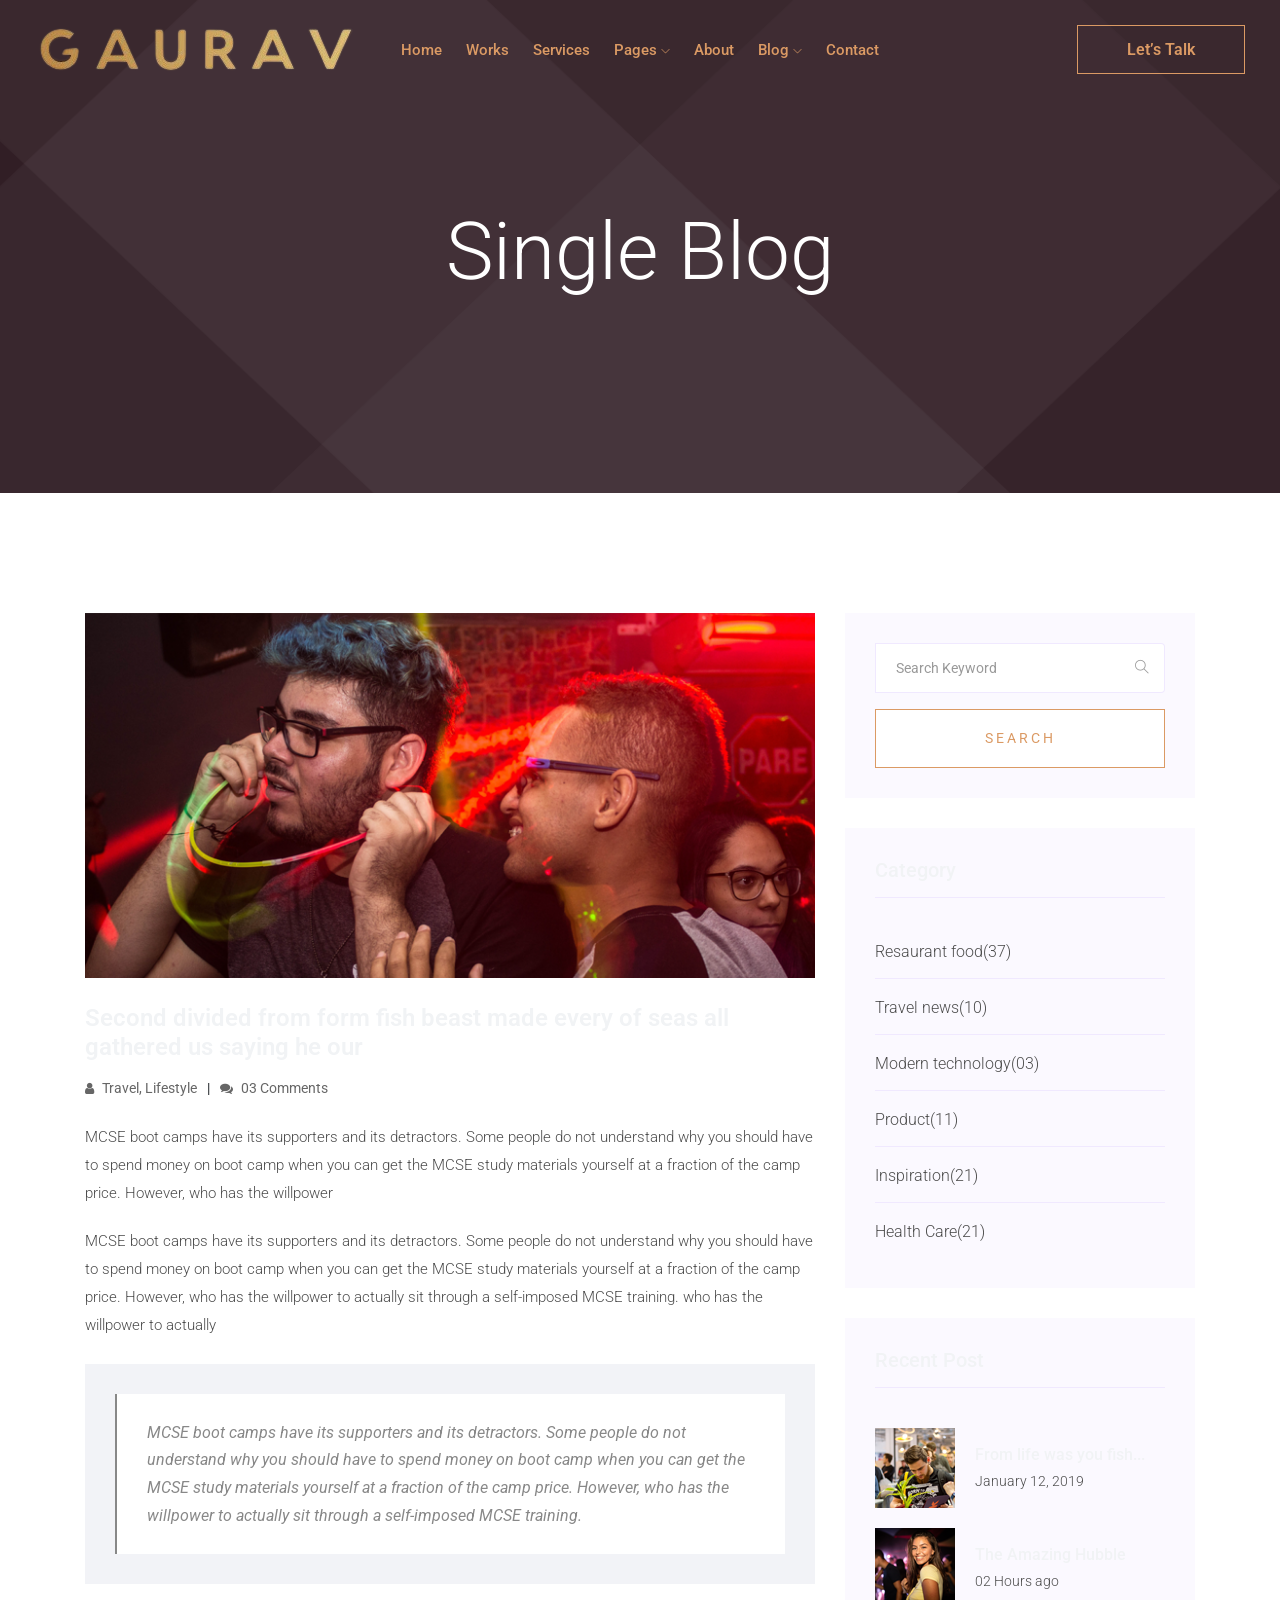
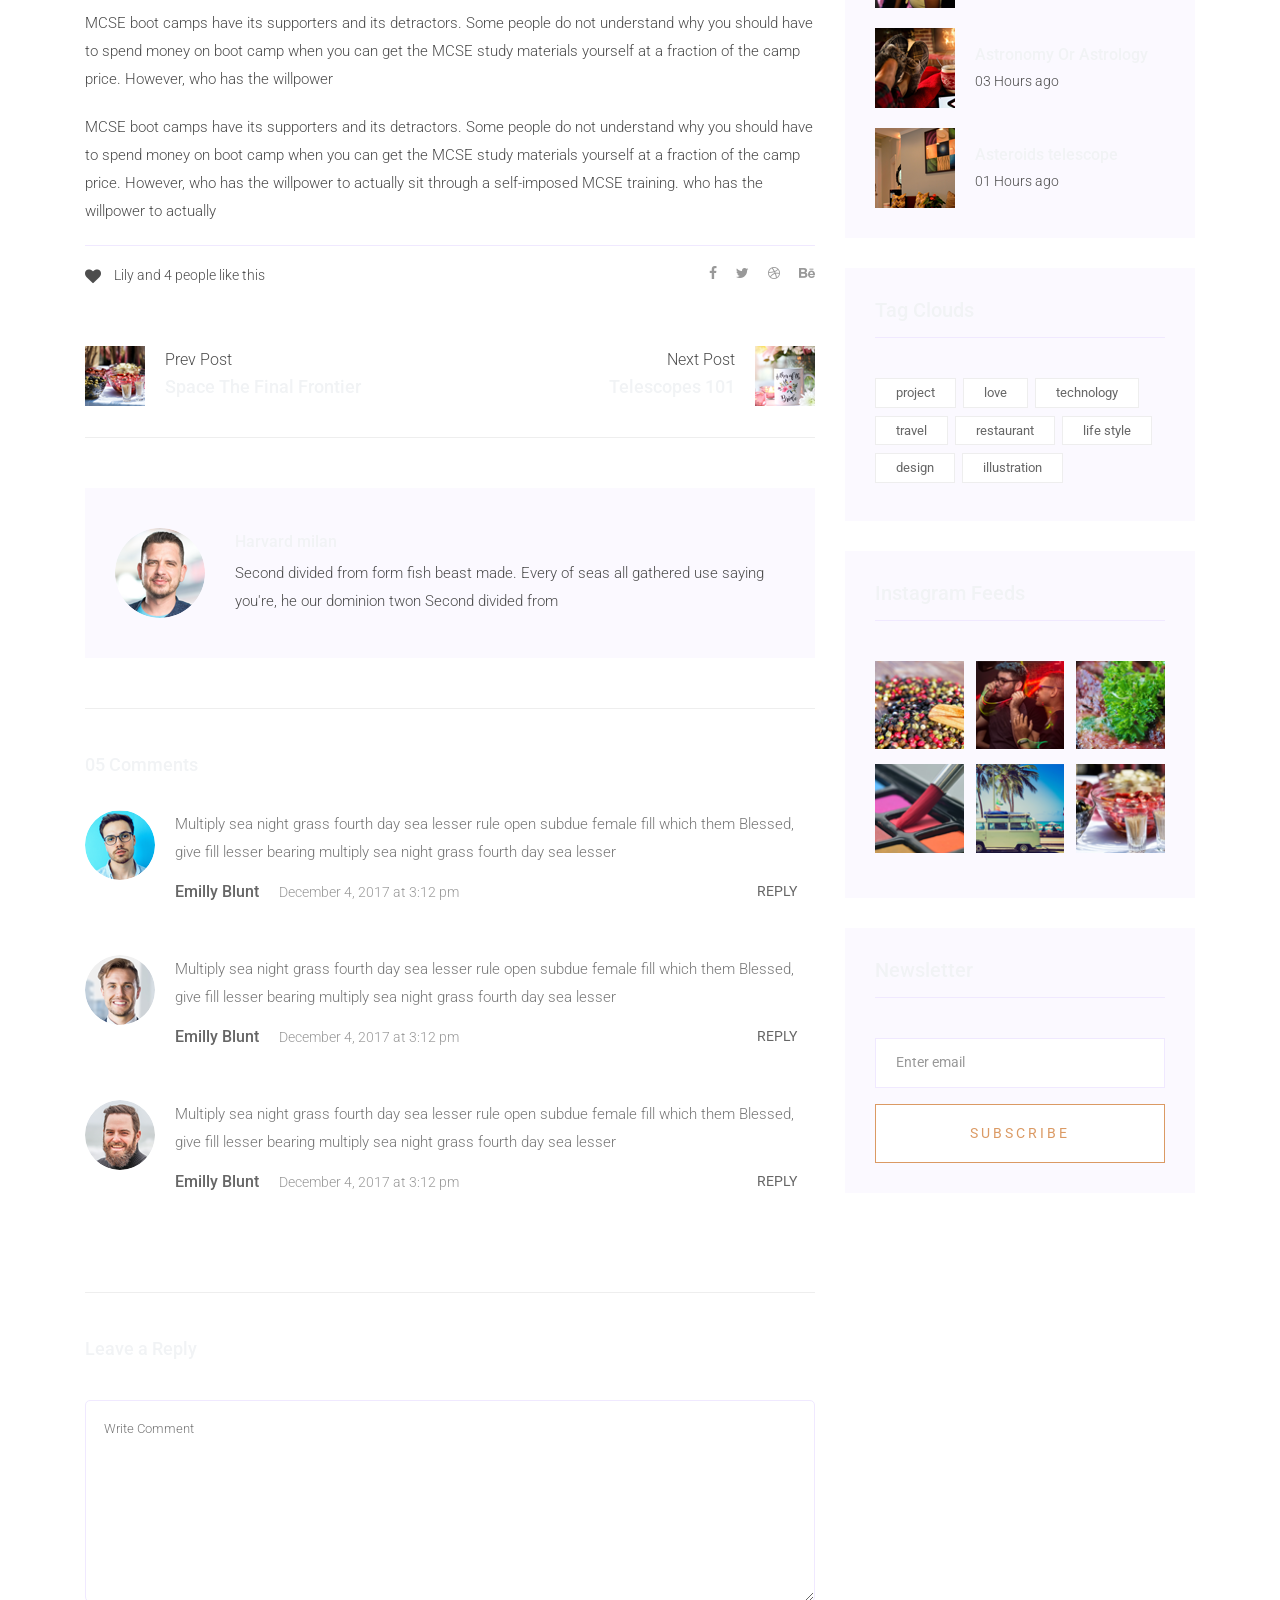
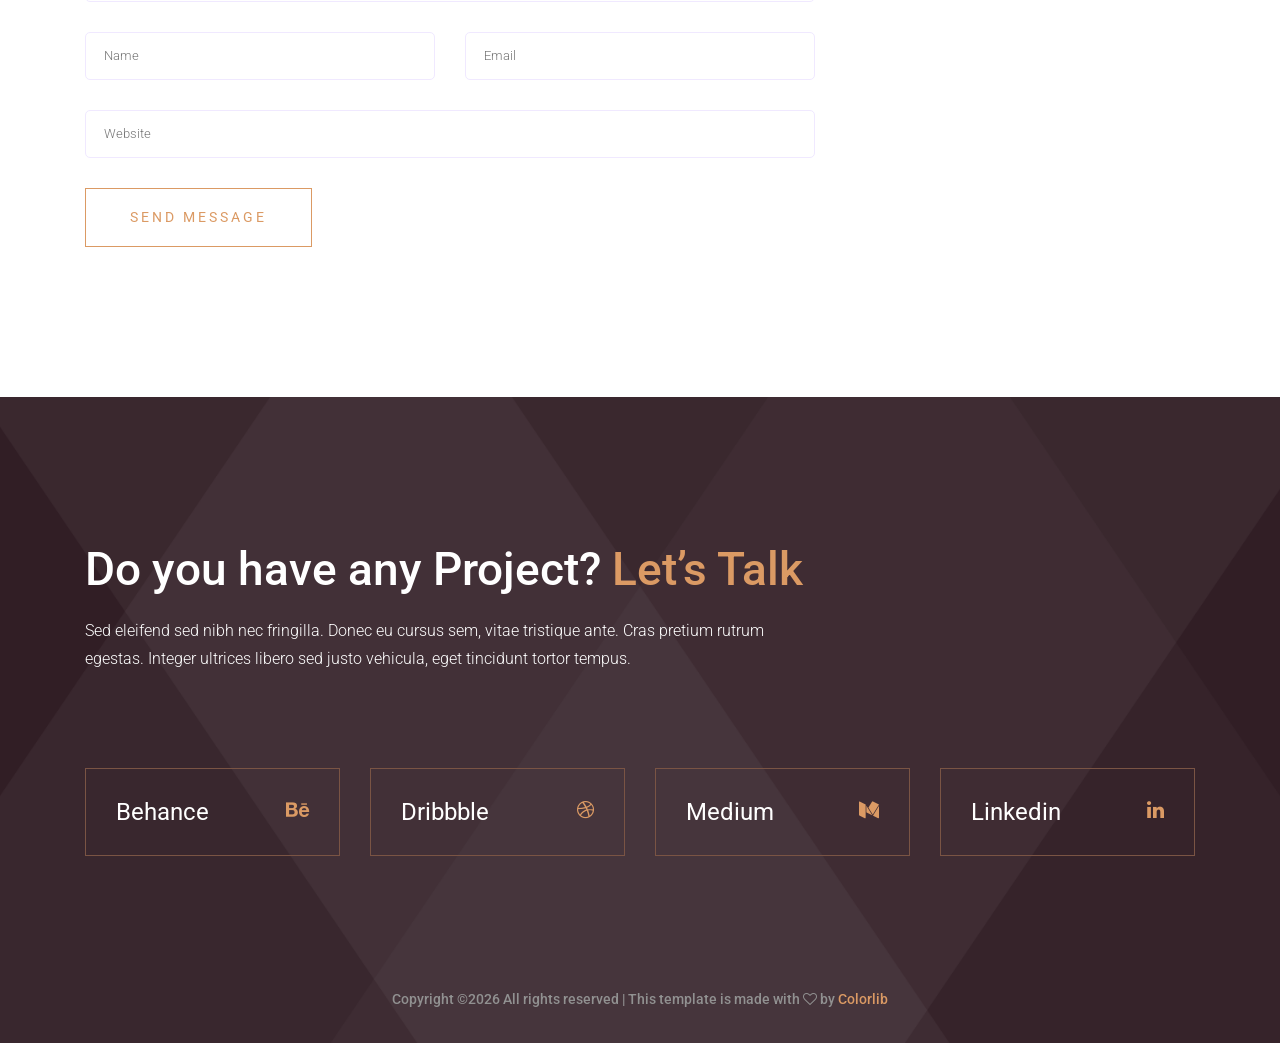
<file: single-blog.html>
<!doctype html>
<html class="no-js" lang="zxx">

<head>
   <meta charset="utf-8">
   <meta http-equiv="x-ua-compatible" content="ie=edge">
   <title>Gaurav Pawar | Single_Blogs</title>
   <meta name="description" content="">
   <meta name="viewport" content="width=device-width, initial-scale=1">

   <!-- <link rel="manifest" href="site.webmanifest"> -->
   <link rel="shortcut icon" type="image/x-icon" href="img/favicon.png">
   <!-- Place favicon.ico in the root directory -->

   <!-- CSS here -->
   <link rel="stylesheet" href="css/bootstrap.min.css">
   <link rel="stylesheet" href="css/owl.carousel.min.css">
   <link rel="stylesheet" href="css/magnific-popup.css">
   <link rel="stylesheet" href="css/font-awesome.min.css">
   <link rel="stylesheet" href="css/themify-icons.css">
   <link rel="stylesheet" href="css/nice-select.css">
   <link rel="stylesheet" href="css/flaticon.css">
   <link rel="stylesheet" href="css/gijgo.css">
   <link rel="stylesheet" href="css/animate.css">
   <link rel="stylesheet" href="css/slicknav.css">
   <link rel="stylesheet" href="css/style.css">
   <!-- <link rel="stylesheet" href="css/responsive.css"> -->
</head>

<body>
   <!--[if lte IE 9]>
            <p class="browserupgrade">You are using an <strong>outdated</strong> browser. Please <a href="https://browsehappy.com/">upgrade your browser</a> to improve your experience and security.</p>
        <![endif]-->
    <!-- header-start -->
    <header>
         <div class="header-area ">
             <div id="sticky-header" class="main-header-area">
                 <div class="container-fluid ">
                     <div class="header_bottom_border">
                         <div class="row align-items-center">
                             <div class="col-xl-3 col-lg-2">
                                 <div class="logo">
                                     <a href="index.html">
                                         <img src="img/logo.png" alt="">
                                     </a>
                                 </div>
                             </div>
                             <div class="col-xl-6 col-lg-7">
                                 <div class="main-menu  d-none d-lg-block">
                                     <nav>
                                         <ul id="navigation">
                                             <li><a href="index.html">home</a></li>
                                             <li><a href="Works.html">Works</a></li>
                                             <li><a href="Services.html">Services</a></li>
                                             <li><a href="#">pages <i class="ti-angle-down"></i></a>
                                                 <ul class="submenu">
                                                      <li><a href="works_details.html">work details</a></li>
                                                      <li><a href="elements.html">elements</a></li>
                                                 </ul>
                                             </li>
                                             <li><a href="about.html">about</a></li>
                                             <li><a href="#">blog <i class="ti-angle-down"></i></a>
                                                 <ul class="submenu">
                                                     <li><a href="blog.html">blog</a></li>
                                                     <li><a href="single-blog.html">single-blog</a></li>
                                                 </ul>
                                             </li>
                                             <li><a href="contact.html">Contact</a></li>
                                         </ul>
                                     </nav>
                                 </div>
                             </div>
                             <div class="col-xl-3 col-lg-3 d-none d-lg-block">
                                 <div class="Appointment">
                                     <div class="book_btn d-none d-lg-block">
                                         <a href="#">Let’s Talk</a>
                                     </div>
                                 </div>
                             </div>
                             <div class="col-12">
                                 <div class="mobile_menu d-block d-lg-none"></div>
                             </div>
                         </div>
                     </div>
 
                 </div>
             </div>
         </div>
     </header>
     <!-- header-end -->
 
          <!-- bradcam_area  -->
          <div class="bradcam_area bradcam_bg_1">
                 <div class="container">
                     <div class="row">
                         <div class="col-xl-12">
                             <div class="bradcam_text text-center">
                                 <h3>single blog</h3>
                             </div>
                         </div>
                     </div>
                 </div>
             </div>
             <!--/ bradcam_area  -->

   <!--================Blog Area =================-->
   <section class="blog_area single-post-area section-padding">
      <div class="container">
         <div class="row">
            <div class="col-lg-8 posts-list">
               <div class="single-post">
                  <div class="feature-img">
                     <img class="img-fluid" src="img/blog/single_blog_1.png" alt="">
                  </div>
                  <div class="blog_details">
                     <h2>Second divided from form fish beast made every of seas
                        all gathered us saying he our
                     </h2>
                     <ul class="blog-info-link mt-3 mb-4">
                        <li><a href="#"><i class="fa fa-user"></i> Travel, Lifestyle</a></li>
                        <li><a href="#"><i class="fa fa-comments"></i> 03 Comments</a></li>
                     </ul>
                     <p class="excert">
                        MCSE boot camps have its supporters and its detractors. Some people do not understand why you
                        should have to spend money on boot camp when you can get the MCSE study materials yourself at a
                        fraction of the camp price. However, who has the willpower
                     </p>
                     <p>
                        MCSE boot camps have its supporters and its detractors. Some people do not understand why you
                        should have to spend money on boot camp when you can get the MCSE study materials yourself at a
                        fraction of the camp price. However, who has the willpower to actually sit through a
                        self-imposed MCSE training. who has the willpower to actually
                     </p>
                     <div class="quote-wrapper">
                        <div class="quotes">
                           MCSE boot camps have its supporters and its detractors. Some people do not understand why you
                           should have to spend money on boot camp when you can get the MCSE study materials yourself at
                           a fraction of the camp price. However, who has the willpower to actually sit through a
                           self-imposed MCSE training.
                        </div>
                     </div>
                     <p>
                        MCSE boot camps have its supporters and its detractors. Some people do not understand why you
                        should have to spend money on boot camp when you can get the MCSE study materials yourself at a
                        fraction of the camp price. However, who has the willpower
                     </p>
                     <p>
                        MCSE boot camps have its supporters and its detractors. Some people do not understand why you
                        should have to spend money on boot camp when you can get the MCSE study materials yourself at a
                        fraction of the camp price. However, who has the willpower to actually sit through a
                        self-imposed MCSE training. who has the willpower to actually
                     </p>
                  </div>
               </div>
               <div class="navigation-top">
                  <div class="d-sm-flex justify-content-between text-center">
                     <p class="like-info"><span class="align-middle"><i class="fa fa-heart"></i></span> Lily and 4
                        people like this</p>
                     <div class="col-sm-4 text-center my-2 my-sm-0">
                        <!-- <p class="comment-count"><span class="align-middle"><i class="fa fa-comment"></i></span> 06 Comments</p> -->
                     </div>
                     <ul class="social-icons">
                        <li><a href="#"><i class="fa fa-facebook-f"></i></a></li>
                        <li><a href="#"><i class="fa fa-twitter"></i></a></li>
                        <li><a href="#"><i class="fa fa-dribbble"></i></a></li>
                        <li><a href="#"><i class="fa fa-behance"></i></a></li>
                     </ul>
                  </div>
                  <div class="navigation-area">
                     <div class="row">
                        <div
                           class="col-lg-6 col-md-6 col-12 nav-left flex-row d-flex justify-content-start align-items-center">
                           <div class="thumb">
                              <a href="#">
                                 <img class="img-fluid" src="img/post/preview.png" alt="">
                              </a>
                           </div>
                           <div class="arrow">
                              <a href="#">
                                 <span class="lnr text-white ti-arrow-left"></span>
                              </a>
                           </div>
                           <div class="detials">
                              <p>Prev Post</p>
                              <a href="#">
                                 <h4>Space The Final Frontier</h4>
                              </a>
                           </div>
                        </div>
                        <div
                           class="col-lg-6 col-md-6 col-12 nav-right flex-row d-flex justify-content-end align-items-center">
                           <div class="detials">
                              <p>Next Post</p>
                              <a href="#">
                                 <h4>Telescopes 101</h4>
                              </a>
                           </div>
                           <div class="arrow">
                              <a href="#">
                                 <span class="lnr text-white ti-arrow-right"></span>
                              </a>
                           </div>
                           <div class="thumb">
                              <a href="#">
                                 <img class="img-fluid" src="img/post/next.png" alt="">
                              </a>
                           </div>
                        </div>
                     </div>
                  </div>
               </div>
               <div class="blog-author">
                  <div class="media align-items-center">
                     <img src="img/blog/author.png" alt="">
                     <div class="media-body">
                        <a href="#">
                           <h4>Harvard milan</h4>
                        </a>
                        <p>Second divided from form fish beast made. Every of seas all gathered use saying you're, he
                           our dominion twon Second divided from</p>
                     </div>
                  </div>
               </div>
               <div class="comments-area">
                  <h4>05 Comments</h4>
                  <div class="comment-list">
                     <div class="single-comment justify-content-between d-flex">
                        <div class="user justify-content-between d-flex">
                           <div class="thumb">
                              <img src="img/comment/comment_1.png" alt="">
                           </div>
                           <div class="desc">
                              <p class="comment">
                                 Multiply sea night grass fourth day sea lesser rule open subdue female fill which them
                                 Blessed, give fill lesser bearing multiply sea night grass fourth day sea lesser
                              </p>
                              <div class="d-flex justify-content-between">
                                 <div class="d-flex align-items-center">
                                    <h5>
                                       <a href="#">Emilly Blunt</a>
                                    </h5>
                                    <p class="date">December 4, 2017 at 3:12 pm </p>
                                 </div>
                                 <div class="reply-btn">
                                    <a href="#" class="btn-reply text-uppercase">reply</a>
                                 </div>
                              </div>
                           </div>
                        </div>
                     </div>
                  </div>
                  <div class="comment-list">
                     <div class="single-comment justify-content-between d-flex">
                        <div class="user justify-content-between d-flex">
                           <div class="thumb">
                              <img src="img/comment/comment_2.png" alt="">
                           </div>
                           <div class="desc">
                              <p class="comment">
                                 Multiply sea night grass fourth day sea lesser rule open subdue female fill which them
                                 Blessed, give fill lesser bearing multiply sea night grass fourth day sea lesser
                              </p>
                              <div class="d-flex justify-content-between">
                                 <div class="d-flex align-items-center">
                                    <h5>
                                       <a href="#">Emilly Blunt</a>
                                    </h5>
                                    <p class="date">December 4, 2017 at 3:12 pm </p>
                                 </div>
                                 <div class="reply-btn">
                                    <a href="#" class="btn-reply text-uppercase">reply</a>
                                 </div>
                              </div>
                           </div>
                        </div>
                     </div>
                  </div>
                  <div class="comment-list">
                     <div class="single-comment justify-content-between d-flex">
                        <div class="user justify-content-between d-flex">
                           <div class="thumb">
                              <img src="img/comment/comment_3.png" alt="">
                           </div>
                           <div class="desc">
                              <p class="comment">
                                 Multiply sea night grass fourth day sea lesser rule open subdue female fill which them
                                 Blessed, give fill lesser bearing multiply sea night grass fourth day sea lesser
                              </p>
                              <div class="d-flex justify-content-between">
                                 <div class="d-flex align-items-center">
                                    <h5>
                                       <a href="#">Emilly Blunt</a>
                                    </h5>
                                    <p class="date">December 4, 2017 at 3:12 pm </p>
                                 </div>
                                 <div class="reply-btn">
                                    <a href="#" class="btn-reply text-uppercase">reply</a>
                                 </div>
                              </div>
                           </div>
                        </div>
                     </div>
                  </div>
               </div>
               <div class="comment-form">
                  <h4>Leave a Reply</h4>
                  <form class="form-contact comment_form" action="#" id="commentForm">
                     <div class="row">
                        <div class="col-12">
                           <div class="form-group">
                              <textarea class="form-control w-100" name="comment" id="comment" cols="30" rows="9"
                                 placeholder="Write Comment"></textarea>
                           </div>
                        </div>
                        <div class="col-sm-6">
                           <div class="form-group">
                              <input class="form-control" name="name" id="name" type="text" placeholder="Name">
                           </div>
                        </div>
                        <div class="col-sm-6">
                           <div class="form-group">
                              <input class="form-control" name="email" id="email" type="email" placeholder="Email">
                           </div>
                        </div>
                        <div class="col-12">
                           <div class="form-group">
                              <input class="form-control" name="website" id="website" type="text" placeholder="Website">
                           </div>
                        </div>
                     </div>
                     <div class="form-group">
                        <button type="submit" class="button button-contactForm btn_1 boxed-btn">Send Message</button>
                     </div>
                  </form>
               </div>
            </div>
            <div class="col-lg-4">
               <div class="blog_right_sidebar">
                  <aside class="single_sidebar_widget search_widget">
                     <form action="#">
                        <div class="form-group">
                           <div class="input-group mb-3">
                              <input type="text" class="form-control" placeholder='Search Keyword'
                                 onfocus="this.placeholder = ''" onblur="this.placeholder = 'Search Keyword'">
                              <div class="input-group-append">
                                 <button class="btn" type="button"><i class="ti-search"></i></button>
                              </div>
                           </div>
                        </div>
                        <button class="button rounded-0 primary-bg text-white w-100 btn_1 boxed-btn"
                           type="submit">Search</button>
                     </form>
                  </aside>
                  <aside class="single_sidebar_widget post_category_widget">
                     <h4 class="widget_title">Category</h4>
                     <ul class="list cat-list">
                        <li>
                           <a href="#" class="d-flex">
                              <p>Resaurant food</p>
                              <p>(37)</p>
                           </a>
                        </li>
                        <li>
                           <a href="#" class="d-flex">
                              <p>Travel news</p>
                              <p>(10)</p>
                           </a>
                        </li>
                        <li>
                           <a href="#" class="d-flex">
                              <p>Modern technology</p>
                              <p>(03)</p>
                           </a>
                        </li>
                        <li>
                           <a href="#" class="d-flex">
                              <p>Product</p>
                              <p>(11)</p>
                           </a>
                        </li>
                        <li>
                           <a href="#" class="d-flex">
                              <p>Inspiration</p>
                              <p>(21)</p>
                           </a>
                        </li>
                        <li>
                           <a href="#" class="d-flex">
                              <p>Health Care</p>
                              <p>(21)</p>
                           </a>
                        </li>
                     </ul>
                  </aside>
                  <aside class="single_sidebar_widget popular_post_widget">
                     <h3 class="widget_title">Recent Post</h3>
                     <div class="media post_item">
                        <img src="img/post/post_1.png" alt="post">
                        <div class="media-body">
                           <a href="single-blog.html">
                              <h3>From life was you fish...</h3>
                           </a>
                           <p>January 12, 2019</p>
                        </div>
                     </div>
                     <div class="media post_item">
                        <img src="img/post/post_2.png" alt="post">
                        <div class="media-body">
                           <a href="single-blog.html">
                              <h3>The Amazing Hubble</h3>
                           </a>
                           <p>02 Hours ago</p>
                        </div>
                     </div>
                     <div class="media post_item">
                        <img src="img/post/post_3.png" alt="post">
                        <div class="media-body">
                           <a href="single-blog.html">
                              <h3>Astronomy Or Astrology</h3>
                           </a>
                           <p>03 Hours ago</p>
                        </div>
                     </div>
                     <div class="media post_item">
                        <img src="img/post/post_4.png" alt="post">
                        <div class="media-body">
                           <a href="single-blog.html">
                              <h3>Asteroids telescope</h3>
                           </a>
                           <p>01 Hours ago</p>
                        </div>
                     </div>
                  </aside>
                  <aside class="single_sidebar_widget tag_cloud_widget">
                     <h4 class="widget_title">Tag Clouds</h4>
                     <ul class="list">
                        <li>
                           <a href="#">project</a>
                        </li>
                        <li>
                           <a href="#">love</a>
                        </li>
                        <li>
                           <a href="#">technology</a>
                        </li>
                        <li>
                           <a href="#">travel</a>
                        </li>
                        <li>
                           <a href="#">restaurant</a>
                        </li>
                        <li>
                           <a href="#">life style</a>
                        </li>
                        <li>
                           <a href="#">design</a>
                        </li>
                        <li>
                           <a href="#">illustration</a>
                        </li>
                     </ul>
                  </aside>
                  <aside class="single_sidebar_widget instagram_feeds">
                     <h4 class="widget_title">Instagram Feeds</h4>
                     <ul class="instagram_row flex-wrap">
                        <li>
                           <a href="#">
                              <img class="img-fluid" src="img/post/post_5.png" alt="">
                           </a>
                        </li>
                        <li>
                           <a href="#">
                              <img class="img-fluid" src="img/post/post_6.png" alt="">
                           </a>
                        </li>
                        <li>
                           <a href="#">
                              <img class="img-fluid" src="img/post/post_7.png" alt="">
                           </a>
                        </li>
                        <li>
                           <a href="#">
                              <img class="img-fluid" src="img/post/post_8.png" alt="">
                           </a>
                        </li>
                        <li>
                           <a href="#">
                              <img class="img-fluid" src="img/post/post_9.png" alt="">
                           </a>
                        </li>
                        <li>
                           <a href="#">
                              <img class="img-fluid" src="img/post/post_10.png" alt="">
                           </a>
                        </li>
                     </ul>
                  </aside>
                  <aside class="single_sidebar_widget newsletter_widget">
                     <h4 class="widget_title">Newsletter</h4>
                     <form action="#">
                        <div class="form-group">
                           <input type="email" class="form-control" onfocus="this.placeholder = ''"
                              onblur="this.placeholder = 'Enter email'" placeholder='Enter email' required>
                        </div>
                        <button class="button rounded-0 primary-bg text-white w-100 btn_1 boxed-btn"
                           type="submit">Subscribe</button>
                     </form>
                  </aside>
               </div>
            </div>
         </div>
      </div>
   </section>
   <!--================ Blog Area end =================-->

    <!-- footer start -->
    <footer class="footer">
         <div class="footer_top">
             <div class="container">
                 <div class="row">
                     <div class="col-lg-8">
                         <div class="lets_talk">
                             <h3>Do you have any Project? <a href="#">Let’s Talk</a> </h3>
                             <p>Sed eleifend sed nibh nec fringilla. Donec eu cursus sem, vitae tristique ante. Cras pretium rutrum egestas. Integer ultrices libero sed justo vehicula, eget tincidunt tortor tempus.</p>
                         </div>
                     </div>
                 </div>
                 <div class="row">
                     <div class="col-md-3">
                         <div class="single_links d-flex justify-content-between align-items-center">
                             <span>Behance</span>
                             <a href="#"> <i class="fa fa-behance"></i> </a>
                         </div>
                     </div>
                     <div class="col-md-3">
                         <div class="single_links d-flex justify-content-between align-items-center">
                             <span>Dribbble</span>
                             <a href="#"> <i class="fa fa-dribbble"></i> </a>
                         </div>
                     </div>
                     <div class="col-md-3">
                         <div class="single_links d-flex justify-content-between align-items-center">
                             <span>Medium</span>
                             <a href="#"> <i class="fa fa-medium"></i> </a>
                         </div>
                     </div>
                     <div class="col-md-3">
                         <div class="single_links d-flex justify-content-between align-items-center">
                             <span>Linkedin</span>
                             <a href="#"> <i class="fa fa-linkedin"></i> </a>
                         </div>
                     </div>
                 </div>
             </div>
         </div>
         <div class="copy-right_text">
             <div class="container">
                 <div class="footer_border"></div>
                 <div class="row">
                     <div class="col-xl-12">
                         <p class="copy_right text-center">
                             <!-- Link back to Colorlib can't be removed. Template is licensed under CC BY 3.0. -->
Copyright &copy;<script>document.write(new Date().getFullYear());</script> All rights reserved | This template is made with <i class="fa fa-heart-o" aria-hidden="true"></i> by <a href="https://colorlib.com" target="_blank">Colorlib</a>
<!-- Link back to Colorlib can't be removed. Template is licensed under CC BY 3.0. -->
                         </p>
                     </div>
                 </div>
             </div>
         </div>
     </footer>
     <!--/ footer end  -->


   <!-- JS here -->
   <script src="js/vendor/modernizr-3.5.0.min.js"></script>
   <script src="js/vendor/jquery-1.12.4.min.js"></script>
   <script src="js/popper.min.js"></script>
   <script src="js/bootstrap.min.js"></script>
   <script src="js/owl.carousel.min.js"></script>
   <script src="js/isotope.pkgd.min.js"></script>
   <script src="js/ajax-form.js"></script>
   <script src="js/waypoints.min.js"></script>
   <script src="js/jquery.counterup.min.js"></script>
   <script src="js/imagesloaded.pkgd.min.js"></script>
   <script src="js/scrollIt.js"></script>
   <script src="js/jquery.scrollUp.min.js"></script>
   <script src="js/wow.min.js"></script>
   <script src="js/nice-select.min.js"></script>
   <script src="js/jquery.slicknav.min.js"></script>
   <script src="js/jquery.magnific-popup.min.js"></script>
   <script src="js/plugins.js"></script>
   <script src="js/gijgo.min.js"></script>

   <!--contact js-->
   <script src="js/contact.js"></script>
   <script src="js/jquery.ajaxchimp.min.js"></script>
   <script src="js/jquery.form.js"></script>
   <script src="js/jquery.validate.min.js"></script>
   <script src="js/mail-script.js"></script>

   <script src="js/main.js"></script>

</body>

</html>
</file>
<file: css/themify-icons.css>
@font-face {
	font-family: 'themify';
	src:url('../fonts/themify.eot?-fvbane');
	src:url('../fonts/themify.eot?#iefix-fvbane') format('embedded-opentype'),
		url('../fonts/themify.woff?-fvbane') format('woff'),
		url('../fonts/themify.ttf?-fvbane') format('truetype'),
		url('../fonts/themify.svg?-fvbane#themify') format('svg');
	font-weight: normal;
	font-style: normal;
}

[class^="ti-"], [class*=" ti-"] {
	font-family: 'themify';
	/* speak: none; */
	font-style: normal;
	font-weight: normal;
	font-variant: normal;
	text-transform: none;
	line-height: 1;

	/* Better Font Rendering =========== */
	-webkit-font-smoothing: antialiased;
	-moz-osx-font-smoothing: grayscale;
}

.ti-wand:before {
	content: "\e600";
}
.ti-volume:before {
	content: "\e601";
}
.ti-user:before {
	content: "\e602";
}
.ti-unlock:before {
	content: "\e603";
}
.ti-unlink:before {
	content: "\e604";
}
.ti-trash:before {
	content: "\e605";
}
.ti-thought:before {
	content: "\e606";
}
.ti-target:before {
	content: "\e607";
}
.ti-tag:before {
	content: "\e608";
}
.ti-tablet:before {
	content: "\e609";
}
.ti-star:before {
	content: "\e60a";
}
.ti-spray:before {
	content: "\e60b";
}
.ti-signal:before {
	content: "\e60c";
}
.ti-shopping-cart:before {
	content: "\e60d";
}
.ti-shopping-cart-full:before {
	content: "\e60e";
}
.ti-settings:before {
	content: "\e60f";
}
.ti-search:before {
	content: "\e610";
}
.ti-zoom-in:before {
	content: "\e611";
}
.ti-zoom-out:before {
	content: "\e612";
}
.ti-cut:before {
	content: "\e613";
}
.ti-ruler:before {
	content: "\e614";
}
.ti-ruler-pencil:before {
	content: "\e615";
}
.ti-ruler-alt:before {
	content: "\e616";
}
.ti-bookmark:before {
	content: "\e617";
}
.ti-bookmark-alt:before {
	content: "\e618";
}
.ti-reload:before {
	content: "\e619";
}
.ti-plus:before {
	content: "\e61a";
}
.ti-pin:before {
	content: "\e61b";
}
.ti-pencil:before {
	content: "\e61c";
}
.ti-pencil-alt:before {
	content: "\e61d";
}
.ti-paint-roller:before {
	content: "\e61e";
}
.ti-paint-bucket:before {
	content: "\e61f";
}
.ti-na:before {
	content: "\e620";
}
.ti-mobile:before {
	content: "\e621";
}
.ti-minus:before {
	content: "\e622";
}
.ti-medall:before {
	content: "\e623";
}
.ti-medall-alt:before {
	content: "\e624";
}
.ti-marker:before {
	content: "\e625";
}
.ti-marker-alt:before {
	content: "\e626";
}
.ti-arrow-up:before {
	content: "\e627";
}
.ti-arrow-right:before {
	content: "\e628";
}
.ti-arrow-left:before {
	content: "\e629";
}
.ti-arrow-down:before {
	content: "\e62a";
}
.ti-lock:before {
	content: "\e62b";
}
.ti-location-arrow:before {
	content: "\e62c";
}
.ti-link:before {
	content: "\e62d";
}
.ti-layout:before {
	content: "\e62e";
}
.ti-layers:before {
	content: "\e62f";
}
.ti-layers-alt:before {
	content: "\e630";
}
.ti-key:before {
	content: "\e631";
}
.ti-import:before {
	content: "\e632";
}
.ti-image:before {
	content: "\e633";
}
.ti-heart:before {
	content: "\e634";
}
.ti-heart-broken:before {
	content: "\e635";
}
.ti-hand-stop:before {
	content: "\e636";
}
.ti-hand-open:before {
	content: "\e637";
}
.ti-hand-drag:before {
	content: "\e638";
}
.ti-folder:before {
	content: "\e639";
}
.ti-flag:before {
	content: "\e63a";
}
.ti-flag-alt:before {
	content: "\e63b";
}
.ti-flag-alt-2:before {
	content: "\e63c";
}
.ti-eye:before {
	content: "\e63d";
}
.ti-export:before {
	content: "\e63e";
}
.ti-exchange-vertical:before {
	content: "\e63f";
}
.ti-desktop:before {
	content: "\e640";
}
.ti-cup:before {
	content: "\e641";
}
.ti-crown:before {
	content: "\e642";
}
.ti-comments:before {
	content: "\e643";
}
.ti-comment:before {
	content: "\e644";
}
.ti-comment-alt:before {
	content: "\e645";
}
.ti-close:before {
	content: "\e646";
}
.ti-clip:before {
	content: "\e647";
}
.ti-angle-up:before {
	content: "\e648";
}
.ti-angle-right:before {
	content: "\e649";
}
.ti-angle-left:before {
	content: "\e64a";
}
.ti-angle-down:before {
	content: "\e64b";
}
.ti-check:before {
	content: "\e64c";
}
.ti-check-box:before {
	content: "\e64d";
}
.ti-camera:before {
	content: "\e64e";
}
.ti-announcement:before {
	content: "\e64f";
}
.ti-brush:before {
	content: "\e650";
}
.ti-briefcase:before {
	content: "\e651";
}
.ti-bolt:before {
	content: "\e652";
}
.ti-bolt-alt:before {
	content: "\e653";
}
.ti-blackboard:before {
	content: "\e654";
}
.ti-bag:before {
	content: "\e655";
}
.ti-move:before {
	content: "\e656";
}
.ti-arrows-vertical:before {
	content: "\e657";
}
.ti-arrows-horizontal:before {
	content: "\e658";
}
.ti-fullscreen:before {
	content: "\e659";
}
.ti-arrow-top-right:before {
	content: "\e65a";
}
.ti-arrow-top-left:before {
	content: "\e65b";
}
.ti-arrow-circle-up:before {
	content: "\e65c";
}
.ti-arrow-circle-right:before {
	content: "\e65d";
}
.ti-arrow-circle-left:before {
	content: "\e65e";
}
.ti-arrow-circle-down:before {
	content: "\e65f";
}
.ti-angle-double-up:before {
	content: "\e660";
}
.ti-angle-double-right:before {
	content: "\e661";
}
.ti-angle-double-left:before {
	content: "\e662";
}
.ti-angle-double-down:before {
	content: "\e663";
}
.ti-zip:before {
	content: "\e664";
}
.ti-world:before {
	content: "\e665";
}
.ti-wheelchair:before {
	content: "\e666";
}
.ti-view-list:before {
	content: "\e667";
}
.ti-view-list-alt:before {
	content: "\e668";
}
.ti-view-grid:before {
	content: "\e669";
}
.ti-uppercase:before {
	content: "\e66a";
}
.ti-upload:before {
	content: "\e66b";
}
.ti-underline:before {
	content: "\e66c";
}
.ti-truck:before {
	content: "\e66d";
}
.ti-timer:before {
	content: "\e66e";
}
.ti-ticket:before {
	content: "\e66f";
}
.ti-thumb-up:before {
	content: "\e670";
}
.ti-thumb-down:before {
	content: "\e671";
}
.ti-text:before {
	content: "\e672";
}
.ti-stats-up:before {
	content: "\e673";
}
.ti-stats-down:before {
	content: "\e674";
}
.ti-split-v:before {
	content: "\e675";
}
.ti-split-h:before {
	content: "\e676";
}
.ti-smallcap:before {
	content: "\e677";
}
.ti-shine:before {
	content: "\e678";
}
.ti-shift-right:before {
	content: "\e679";
}
.ti-shift-left:before {
	content: "\e67a";
}
.ti-shield:before {
	content: "\e67b";
}
.ti-notepad:before {
	content: "\e67c";
}
.ti-server:before {
	content: "\e67d";
}
.ti-quote-right:before {
	content: "\e67e";
}
.ti-quote-left:before {
	content: "\e67f";
}
.ti-pulse:before {
	content: "\e680";
}
.ti-printer:before {
	content: "\e681";
}
.ti-power-off:before {
	content: "\e682";
}
.ti-plug:before {
	content: "\e683";
}
.ti-pie-chart:before {
	content: "\e684";
}
.ti-paragraph:before {
	content: "\e685";
}
.ti-panel:before {
	content: "\e686";
}
.ti-package:before {
	content: "\e687";
}
.ti-music:before {
	content: "\e688";
}
.ti-music-alt:before {
	content: "\e689";
}
.ti-mouse:before {
	content: "\e68a";
}
.ti-mouse-alt:before {
	content: "\e68b";
}
.ti-money:before {
	content: "\e68c";
}
.ti-microphone:before {
	content: "\e68d";
}
.ti-menu:before {
	content: "\e68e";
}
.ti-menu-alt:before {
	content: "\e68f";
}
.ti-map:before {
	content: "\e690";
}
.ti-map-alt:before {
	content: "\e691";
}
.ti-loop:before {
	content: "\e692";
}
.ti-location-pin:before {
	content: "\e693";
}
.ti-list:before {
	content: "\e694";
}
.ti-light-bulb:before {
	content: "\e695";
}
.ti-Italic:before {
	content: "\e696";
}
.ti-info:before {
	content: "\e697";
}
.ti-infinite:before {
	content: "\e698";
}
.ti-id-badge:before {
	content: "\e699";
}
.ti-hummer:before {
	content: "\e69a";
}
.ti-home:before {
	content: "\e69b";
}
.ti-help:before {
	content: "\e69c";
}
.ti-headphone:before {
	content: "\e69d";
}
.ti-harddrives:before {
	content: "\e69e";
}
.ti-harddrive:before {
	content: "\e69f";
}
.ti-gift:before {
	content: "\e6a0";
}
.ti-game:before {
	content: "\e6a1";
}
.ti-filter:before {
	content: "\e6a2";
}
.ti-files:before {
	content: "\e6a3";
}
.ti-file:before {
	content: "\e6a4";
}
.ti-eraser:before {
	content: "\e6a5";
}
.ti-envelope:before {
	content: "\e6a6";
}
.ti-download:before {
	content: "\e6a7";
}
.ti-direction:before {
	content: "\e6a8";
}
.ti-direction-alt:before {
	content: "\e6a9";
}
.ti-dashboard:before {
	content: "\e6aa";
}
.ti-control-stop:before {
	content: "\e6ab";
}
.ti-control-shuffle:before {
	content: "\e6ac";
}
.ti-control-play:before {
	content: "\e6ad";
}
.ti-control-pause:before {
	content: "\e6ae";
}
.ti-control-forward:before {
	content: "\e6af";
}
.ti-control-backward:before {
	content: "\e6b0";
}
.ti-cloud:before {
	content: "\e6b1";
}
.ti-cloud-up:before {
	content: "\e6b2";
}
.ti-cloud-down:before {
	content: "\e6b3";
}
.ti-clipboard:before {
	content: "\e6b4";
}
.ti-car:before {
	content: "\e6b5";
}
.ti-calendar:before {
	content: "\e6b6";
}
.ti-book:before {
	content: "\e6b7";
}
.ti-bell:before {
	content: "\e6b8";
}
.ti-basketball:before {
	content: "\e6b9";
}
.ti-bar-chart:before {
	content: "\e6ba";
}
.ti-bar-chart-alt:before {
	content: "\e6bb";
}
.ti-back-right:before {
	content: "\e6bc";
}
.ti-back-left:before {
	content: "\e6bd";
}
.ti-arrows-corner:before {
	content: "\e6be";
}
.ti-archive:before {
	content: "\e6bf";
}
.ti-anchor:before {
	content: "\e6c0";
}
.ti-align-right:before {
	content: "\e6c1";
}
.ti-align-left:before {
	content: "\e6c2";
}
.ti-align-justify:before {
	content: "\e6c3";
}
.ti-align-center:before {
	content: "\e6c4";
}
.ti-alert:before {
	content: "\e6c5";
}
.ti-alarm-clock:before {
	content: "\e6c6";
}
.ti-agenda:before {
	content: "\e6c7";
}
.ti-write:before {
	content: "\e6c8";
}
.ti-window:before {
	content: "\e6c9";
}
.ti-widgetized:before {
	content: "\e6ca";
}
.ti-widget:before {
	content: "\e6cb";
}
.ti-widget-alt:before {
	content: "\e6cc";
}
.ti-wallet:before {
	content: "\e6cd";
}
.ti-video-clapper:before {
	content: "\e6ce";
}
.ti-video-camera:before {
	content: "\e6cf";
}
.ti-vector:before {
	content: "\e6d0";
}
.ti-themify-logo:before {
	content: "\e6d1";
}
.ti-themify-favicon:before {
	content: "\e6d2";
}
.ti-themify-favicon-alt:before {
	content: "\e6d3";
}
.ti-support:before {
	content: "\e6d4";
}
.ti-stamp:before {
	content: "\e6d5";
}
.ti-split-v-alt:before {
	content: "\e6d6";
}
.ti-slice:before {
	content: "\e6d7";
}
.ti-shortcode:before {
	content: "\e6d8";
}
.ti-shift-right-alt:before {
	content: "\e6d9";
}
.ti-shift-left-alt:before {
	content: "\e6da";
}
.ti-ruler-alt-2:before {
	content: "\e6db";
}
.ti-receipt:before {
	content: "\e6dc";
}
.ti-pin2:before {
	content: "\e6dd";
}
.ti-pin-alt:before {
	content: "\e6de";
}
.ti-pencil-alt2:before {
	content: "\e6df";
}
.ti-palette:before {
	content: "\e6e0";
}
.ti-more:before {
	content: "\e6e1";
}
.ti-more-alt:before {
	content: "\e6e2";
}
.ti-microphone-alt:before {
	content: "\e6e3";
}
.ti-magnet:before {
	content: "\e6e4";
}
.ti-line-double:before {
	content: "\e6e5";
}
.ti-line-dotted:before {
	content: "\e6e6";
}
.ti-line-dashed:before {
	content: "\e6e7";
}
.ti-layout-width-full:before {
	content: "\e6e8";
}
.ti-layout-width-default:before {
	content: "\e6e9";
}
.ti-layout-width-default-alt:before {
	content: "\e6ea";
}
.ti-layout-tab:before {
	content: "\e6eb";
}
.ti-layout-tab-window:before {
	content: "\e6ec";
}
.ti-layout-tab-v:before {
	content: "\e6ed";
}
.ti-layout-tab-min:before {
	content: "\e6ee";
}
.ti-layout-slider:before {
	content: "\e6ef";
}
.ti-layout-slider-alt:before {
	content: "\e6f0";
}
.ti-layout-sidebar-right:before {
	content: "\e6f1";
}
.ti-layout-sidebar-none:before {
	content: "\e6f2";
}
.ti-layout-sidebar-left:before {
	content: "\e6f3";
}
.ti-layout-placeholder:before {
	content: "\e6f4";
}
.ti-layout-menu:before {
	content: "\e6f5";
}
.ti-layout-menu-v:before {
	content: "\e6f6";
}
.ti-layout-menu-separated:before {
	content: "\e6f7";
}
.ti-layout-menu-full:before {
	content: "\e6f8";
}
.ti-layout-media-right-alt:before {
	content: "\e6f9";
}
.ti-layout-media-right:before {
	content: "\e6fa";
}
.ti-layout-media-overlay:before {
	content: "\e6fb";
}
.ti-layout-media-overlay-alt:before {
	content: "\e6fc";
}
.ti-layout-media-overlay-alt-2:before {
	content: "\e6fd";
}
.ti-layout-media-left-alt:before {
	content: "\e6fe";
}
.ti-layout-media-left:before {
	content: "\e6ff";
}
.ti-layout-media-center-alt:before {
	content: "\e700";
}
.ti-layout-media-center:before {
	content: "\e701";
}
.ti-layout-list-thumb:before {
	content: "\e702";
}
.ti-layout-list-thumb-alt:before {
	content: "\e703";
}
.ti-layout-list-post:before {
	content: "\e704";
}
.ti-layout-list-large-image:before {
	content: "\e705";
}
.ti-layout-line-solid:before {
	content: "\e706";
}
.ti-layout-grid4:before {
	content: "\e707";
}
.ti-layout-grid3:before {
	content: "\e708";
}
.ti-layout-grid2:before {
	content: "\e709";
}
.ti-layout-grid2-thumb:before {
	content: "\e70a";
}
.ti-layout-cta-right:before {
	content: "\e70b";
}
.ti-layout-cta-left:before {
	content: "\e70c";
}
.ti-layout-cta-center:before {
	content: "\e70d";
}
.ti-layout-cta-btn-right:before {
	content: "\e70e";
}
.ti-layout-cta-btn-left:before {
	content: "\e70f";
}
.ti-layout-column4:before {
	content: "\e710";
}
.ti-layout-column3:before {
	content: "\e711";
}
.ti-layout-column2:before {
	content: "\e712";
}
.ti-layout-accordion-separated:before {
	content: "\e713";
}
.ti-layout-accordion-merged:before {
	content: "\e714";
}
.ti-layout-accordion-list:before {
	content: "\e715";
}
.ti-ink-pen:before {
	content: "\e716";
}
.ti-info-alt:before {
	content: "\e717";
}
.ti-help-alt:before {
	content: "\e718";
}
.ti-headphone-alt:before {
	content: "\e719";
}
.ti-hand-point-up:before {
	content: "\e71a";
}
.ti-hand-point-right:before {
	content: "\e71b";
}
.ti-hand-point-left:before {
	content: "\e71c";
}
.ti-hand-point-down:before {
	content: "\e71d";
}
.ti-gallery:before {
	content: "\e71e";
}
.ti-face-smile:before {
	content: "\e71f";
}
.ti-face-sad:before {
	content: "\e720";
}
.ti-credit-card:before {
	content: "\e721";
}
.ti-control-skip-forward:before {
	content: "\e722";
}
.ti-control-skip-backward:before {
	content: "\e723";
}
.ti-control-record:before {
	content: "\e724";
}
.ti-control-eject:before {
	content: "\e725";
}
.ti-comments-smiley:before {
	content: "\e726";
}
.ti-brush-alt:before {
	content: "\e727";
}
.ti-youtube:before {
	content: "\e728";
}
.ti-vimeo:before {
	content: "\e729";
}
.ti-twitter:before {
	content: "\e72a";
}
.ti-time:before {
	content: "\e72b";
}
.ti-tumblr:before {
	content: "\e72c";
}
.ti-skype:before {
	content: "\e72d";
}
.ti-share:before {
	content: "\e72e";
}
.ti-share-alt:before {
	content: "\e72f";
}
.ti-rocket:before {
	content: "\e730";
}
.ti-pinterest:before {
	content: "\e731";
}
.ti-new-window:before {
	content: "\e732";
}
.ti-microsoft:before {
	content: "\e733";
}
.ti-list-ol:before {
	content: "\e734";
}
.ti-linkedin:before {
	content: "\e735";
}
.ti-layout-sidebar-2:before {
	content: "\e736";
}
.ti-layout-grid4-alt:before {
	content: "\e737";
}
.ti-layout-grid3-alt:before {
	content: "\e738";
}
.ti-layout-grid2-alt:before {
	content: "\e739";
}
.ti-layout-column4-alt:before {
	content: "\e73a";
}
.ti-layout-column3-alt:before {
	content: "\e73b";
}
.ti-layout-column2-alt:before {
	content: "\e73c";
}
.ti-instagram:before {
	content: "\e73d";
}
.ti-google:before {
	content: "\e73e";
}
.ti-github:before {
	content: "\e73f";
}
.ti-flickr:before {
	content: "\e740";
}
.ti-facebook:before {
	content: "\e741";
}
.ti-dropbox:before {
	content: "\e742";
}
.ti-dribbble:before {
	content: "\e743";
}
.ti-apple:before {
	content: "\e744";
}
.ti-android:before {
	content: "\e745";
}
.ti-save:before {
	content: "\e746";
}
.ti-save-alt:before {
	content: "\e747";
}
.ti-yahoo:before {
	content: "\e748";
}
.ti-wordpress:before {
	content: "\e749";
}
.ti-vimeo-alt:before {
	content: "\e74a";
}
.ti-twitter-alt:before {
	content: "\e74b";
}
.ti-tumblr-alt:before {
	content: "\e74c";
}
.ti-trello:before {
	content: "\e74d";
}
.ti-stack-overflow:before {
	content: "\e74e";
}
.ti-soundcloud:before {
	content: "\e74f";
}
.ti-sharethis:before {
	content: "\e750";
}
.ti-sharethis-alt:before {
	content: "\e751";
}
.ti-reddit:before {
	content: "\e752";
}
.ti-pinterest-alt:before {
	content: "\e753";
}
.ti-microsoft-alt:before {
	content: "\e754";
}
.ti-linux:before {
	content: "\e755";
}
.ti-jsfiddle:before {
	content: "\e756";
}
.ti-joomla:before {
	content: "\e757";
}
.ti-html5:before {
	content: "\e758";
}
.ti-flickr-alt:before {
	content: "\e759";
}
.ti-email:before {
	content: "\e75a";
}
.ti-drupal:before {
	content: "\e75b";
}
.ti-dropbox-alt:before {
	content: "\e75c";
}
.ti-css3:before {
	content: "\e75d";
}
.ti-rss:before {
	content: "\e75e";
}
.ti-rss-alt:before {
	content: "\e75f";
}
</file>
<file: css/nice-select.css>
.nice-select {
  -webkit-tap-highlight-color: transparent;
  background-color: #fff;
  border-radius: 5px;
  border: solid 1px #e8e8e8;
  box-sizing: border-box;
  clear: both;
  cursor: pointer;
  display: block;
  float: left;
  font-family: inherit;
  font-size: 14px;
  font-weight: normal;
  height: 42px;
  line-height: 40px;
  outline: none;
  padding-left: 18px;
  padding-right: 30px;
  position: relative;
  text-align: left !important;
  -webkit-transition: all 0.2s ease-in-out;
  transition: all 0.2s ease-in-out;
  -webkit-user-select: none;
     -moz-user-select: none;
      -ms-user-select: none;
          user-select: none;
  white-space: nowrap;
  width: auto; }
  .nice-select:hover {
    border-color: #dbdbdb; }
  .nice-select:active, .nice-select.open, .nice-select:focus {
    border-color: #999; }


  .nice-select.disabled {
    border-color: #ededed;
    color: #999;
    pointer-events: none; }
    .nice-select.disabled:after {
      border-color: #cccccc; }
  .nice-select.wide {
    width: 100%; }
    .nice-select.wide .list {
      left: 0 !important;
      right: 0 !important; }
  .nice-select.right {
    float: right; }
    .nice-select.right .list {
      left: auto;
      right: 0; }
  .nice-select.small {
    font-size: 12px;
    height: 36px;
    line-height: 34px; }
    .nice-select.small:after {
      height: 4px;
      width: 4px; }
    .nice-select.small .option {
      line-height: 34px;
      min-height: 34px; }
  .nice-select .list {
    background-color: #fff;
    border-radius: 5px;
    box-shadow: 0 0 0 1px rgba(68, 68, 68, 0.11);
    box-sizing: border-box;
    margin-top: 4px;
    opacity: 0;
    overflow: hidden;
    padding: 0;
    pointer-events: none;
    position: absolute;
    top: 100%;
    left: 0;
    -webkit-transform-origin: 50% 0;
        -ms-transform-origin: 50% 0;
            transform-origin: 50% 0;
    -webkit-transform: scale(0.75) translateY(-21px);
        -ms-transform: scale(0.75) translateY(-21px);
            transform: scale(0.75) translateY(-21px);
    -webkit-transition: all 0.2s cubic-bezier(0.5, 0, 0, 1.25), opacity 0.15s ease-out;
    transition: all 0.2s cubic-bezier(0.5, 0, 0, 1.25), opacity 0.15s ease-out;
    z-index: 9; }
    .nice-select .list:hover .option:not(:hover) {
      background-color: transparent !important; }
  .nice-select .option {
    cursor: pointer;
    font-weight: 400;
    line-height: 40px;
    list-style: none;
    min-height: 40px;
    outline: none;
    padding-left: 18px;
    padding-right: 29px;
    text-align: left;
    -webkit-transition: all 0.2s;
    transition: all 0.2s; }
    .nice-select .option:hover, .nice-select .option.focus, .nice-select .option.selected.focus {
      background-color: #f6f6f6; }
    .nice-select .option.selected {
      font-weight: bold; }
    .nice-select .option.disabled {
      background-color: transparent;
      color: #999;
      cursor: default; }

.no-csspointerevents .nice-select .list {
  display: none; }

.no-csspointerevents .nice-select.open .list {
  display: block; }





  /* ,,,,,,,,,,,,,,,, */


  .nice-select:after {
    content: "\e64b";
    display: block;
    height: 5px;
    margin-top: -5px;
    pointer-events: none;
    position: absolute;
    right: 30px;
    top: 8px;
    transition: all 0.15s ease-in-out;
    width: 5px;
    font-family: 'themify';
    color: #ddd; }

    .nice-select.open:after {
 }
    .nice-select.open .list {
      opacity: 1;
      pointer-events: auto;
      -webkit-transform: scale(1) translateY(0);
          -ms-transform: scale(1) translateY(0);
              transform: scale(1) translateY(0); }
</file>
<file: css/flaticon.css>
/*
  	Flaticon icon font: Flaticon
  	Creation date: 12/11/2019 11:00
  	*/

@font-face {
  font-family: "Flaticon";
  src: url("../fonts/Flaticon.eot");
  src: url("../fonts/Flaticon.eot?#iefix") format("embedded-opentype"),
       url("../fonts/Flaticon.woff2") format("woff2"),
       url("../fonts/Flaticon.woff") format("woff"),
       url("../fonts/Flaticon.ttf") format("truetype"),
       url("../fonts/Flaticon.svg#Flaticon") format("svg");
  font-weight: normal;
  font-style: normal;
}

@media screen and (-webkit-min-device-pixel-ratio:0) {
  @font-face {
    font-family: "Flaticon";
    src: url("./Flaticon.svg#Flaticon") format("svg");
  }
}

[class^="flaticon-"]:before, [class*=" flaticon-"]:before,
[class^="flaticon-"]:after, [class*=" flaticon-"]:after {   
  font-family: Flaticon;
font-style: normal;
}

.flaticon-beach:before { content: "\f100"; }
.flaticon-food:before { content: "\f101"; }
.flaticon-food-1:before { content: "\f102"; }
.flaticon-barbershop:before { content: "\f103"; }
.flaticon-cabin:before { content: "\f104"; }
.flaticon-shop:before { content: "\f105"; }
</file>
<file: css/gijgo.css>
.gj-button {
    background-color: #f5f5f5;
    border: 1px solid #ddd;
    color: #000;
    border-radius: 3px;
    padding: 6px 10px;
    cursor: pointer;
}

.gj-unselectable {
    -webkit-touch-callout: none;
    -webkit-user-select: none;
    -khtml-user-select: none;
    -moz-user-select: none;
    -ms-user-select: none;
    user-select: none;
}

.gj-row {
    display: -webkit-box;
    display: -ms-flexbox;
    display: flex;
    -ms-flex-wrap: wrap;
    flex-wrap: wrap;
}

.gj-margin-left-5 {
    margin-left: 5px;
}

.gj-margin-left-10 {
    margin-left: 10px;
}

.gj-width-full {
    width: 100%;
}

.gj-cursor-pointer {
    cursor: pointer;
}

.gj-text-align-center {
    text-align: center;
}

.gj-font-size-16 {
    font-size: 16px;
}

.gj-hidden {
    display: none;
}

/** Material Design */
.gj-button-md {
    background: 0 0;
    border: none;
    border-radius: 2px;
    color: rgba(0, 0, 0, 0.87);
    position: relative;
    height: 36px;
    margin: 0;
    min-width: 64px;
    padding: 0 16px;
    display: inline-block;
    font-family: "Roboto","Helvetica","Arial",sans-serif;
    font-size: 1rem;
    font-weight: 500;
    text-transform: uppercase;
    letter-spacing: 0;
    overflow: hidden;
    will-change: box-shadow;
    transition: box-shadow .2s cubic-bezier(.4,0,1,1),background-color .2s cubic-bezier(.4,0,.2,1),color .2s cubic-bezier(.4,0,.2,1);
    outline: none;
    cursor: pointer;
    text-decoration: none;
    text-align: center;
    line-height: 36px;
    vertical-align: middle;
    overflow: hidden;
    -webkit-user-select: none;
    -moz-user-select: none;
    -ms-user-select: none;
    user-select: none;
}

.gj-button-md:hover {
    background-color: rgba(158,158,158,.2);
}

.gj-button-md:disabled {
    color: rgba(0,0,0,.26);
    background: 0 0;
}

.gj-button-md .material-icons,
.gj-button-md .gj-icon {
    vertical-align: middle;
    /*font-size: 1.3rem;
    margin-right: 4px;*/
}

.gj-button-md.gj-button-md-icon {
    width: 24px;
    height: 31px;
    min-width: 24px;
    padding: 0px;
    display: table;
}

.gj-button-md.gj-button-md-icon .material-icons,
.gj-button-md.gj-button-md-icon .gj-icon {
    display: table-cell;
    margin-right: 0px;
    width: 24px;
    height: 24px;
}

.gj-button-md.active {
    background-color: rgba(158,158,158,.4);
}

.gj-button-md-group {
    position: relative;
    display: inline-block;
    vertical-align: middle;
}

.gj-textbox-md {
    border: none;
    border-bottom: 1px solid rgba(0,0,0,.42);
    display: block;
    font-family: "Helvetica","Arial",sans-serif;
    font-size: 16px;
    line-height: 16px;
    padding: 4px 0px;
    margin: 0;
    width: 100%;
    background: 0 0;
    text-align: left;
    color: rgba(0,0,0,.87);
}

.gj-textbox-md:focus,
.gj-textbox-md:active {
    border-bottom: 2px solid rgba(0,0,0,.42);
    outline: none;
}

.gj-textbox-md::placeholder {
    color: #8e8e8e;
}

.gj-textbox-md:-ms-input-placeholder {
    color: #8e8e8e;
}

.gj-textbox-md::-ms-input-placeholder {
    color: #8e8e8e;
}

.gj-md-spacer-24 {
    min-width: 24px;
    width: 24px;
    display: inline-block;
}

.gj-md-spacer-32 {
    min-width: 32px;
    width: 32px;
    display: inline-block;
}

.gj-modal {
    position: fixed;
    top: 0;
    right: 0;
    bottom: 0;
    left: 0;
    z-index: 1203;
    display: none;
    overflow: hidden;
    -webkit-overflow-scrolling: touch;
    outline: 0;
    background-color: rgba(0, 0, 0, 0.54118);
    transition: 200ms ease opacity;
    will-change: opacity;
}

/* List */
ul.gj-list li [data-role="wrapper"] {
    display: table;
    width: 100%;
}

ul.gj-list li [data-role="checkbox"] {
    display: table-cell;
    vertical-align:middle;
    text-align:center;
}

ul.gj-list li [data-role="image"] {
    display: table-cell;
    vertical-align:middle;
    text-align:center;
}

ul.gj-list li [data-role="display"] {
    display: table-cell;
    vertical-align:middle;
    cursor: pointer;
}

ul.gj-list li [data-role="display"]:empty:before {
  content: "\200b"; /* unicode zero width space character */
}

/* List - Bootstrap */
ul.gj-list-bootstrap {
    padding-left: 0px;
    margin-bottom: 0px;
}

ul.gj-list-bootstrap li {
    padding: 0px;
}

ul.gj-list-bootstrap li [data-role="wrapper"] {
    padding: 0px 10px;
}

ul.gj-list-bootstrap li [data-role="checkbox"] {
    width: 24px;
    padding: 3px;
}

ul.gj-list-bootstrap li [data-role="image"] {
    width: 24px;
    height: 24px;
}

ul.gj-list-bootstrap li [data-role="display"] {
    padding: 8px 0px 8px 4px;
}

.list-group-item.active ul li, .list-group-item.active:focus ul li, .list-group-item.active:hover ul li {
    text-shadow: none;
    color:initial;
}

/* List - Material Design */
ul.gj-list-md {
    padding: 0px;
    list-style: none;
    list-style-type: none;
    line-height: 24px;
    letter-spacing: 0;
    color: #616161; /* Gray 700 */
}

ul.gj-list-md li {
    display: list-item;
    list-style-type: none;
    padding: 0px;
    min-height: unset;
    box-sizing: border-box;
    align-items: center;
    cursor: default;
    overflow: hidden;

    font-family: "Roboto","Helvetica","Arial",sans-serif;
    font-size: 16px;
    font-weight: 400;
    letter-spacing: .04em;
    line-height: 1;
    
    -webkit-flex-direction: row;
    -ms-flex-direction: row;
    flex-direction: row;
    -webkit-flex-wrap: nowrap;
    -ms-flex-wrap: nowrap;
    flex-wrap: nowrap;
}

ul.gj-list-md li [data-role="checkbox"] {
    height: 24px;
    width: 24px;
}

ul.gj-list-md li [data-role="image"] {
    height: 24px;
    width: 24px;
}

ul.gj-list-md li [data-role="display"] {
    padding: 8px 0px 8px 5px;
    order: 0;
    flex-grow: 2;
    text-decoration: none;
    box-sizing: border-box;
    align-items: center;
    text-align: left;
    color: rgba(0,0,0,.87);
}

ul.gj-list-md li.disabled>[data-role="wrapper"]>[data-role="display"] {
    color: #9E9E9E; /* Gray 500 */
}

.gj-list-md-active {
    background: #e0e0e0;
    color: #3f51b5;
}


/* Picker */
.gj-picker {
    position: absolute;
    z-index: 1203;
    background-color: #fff;
}

.gj-picker .selected {
    color: #fff;
}

/* Material Design */
.gj-picker-md {
    font-family: "Roboto","Helvetica","Arial",sans-serif;
    font-size: 16px;
    font-weight: 400;
    letter-spacing: .04em;
    line-height: 1;
    color: rgba(0,0,0,.87);
    border: 1px solid #E0E0E0;
}

.gj-modal .gj-picker-md {
    border: 0px;
}

.gj-picker-md [role="header"] {
    color: rgba(255, 255, 255, 0.54);
    display: flex;
    background: #2196f3;
    align-items: baseline;
    user-select: none;
    justify-content: center;
}

.gj-picker-md [role="footer"] {
    float: right;
    padding: 10px;
}

.gj-picker-md [role="footer"] button.gj-button-md {
    color: #2196f3;
    font-weight: bold;
    font-size: 13px;
}

/* Bootstrap */
.gj-picker-bootstrap {
    border-radius: 4px;
    border: 1px solid #E0E0E0;
}

.gj-picker-bootstrap .selected {
    color: #888;
}

.gj-picker-bootstrap [role="header"] {
    background: #eee;
    color: #AAA;
}
@font-face {
    font-family: 'gijgo-material';
    src: url('../fonts/gijgo-material.eot?235541');
    src: url('../fonts/gijgo-material.eot?235541#iefix') format('embedded-opentype'), url('../fonts/gijgo-material.ttf?235541') format('truetype'), url('../fonts/gijgo-material.woff?235541') format('woff'), url('../fonts/gijgo-material.svg?235541#gijgo-material') format('svg');
    font-weight: normal;
    font-style: normal;
}

.gj-icon {
    /* use !important to prevent issues with browser extensions that change fonts */
    font-family: 'gijgo-material' !important;
    font-size: 24px;
    speak: none;
    font-style: normal;
    font-weight: normal;
    font-variant: normal;
    text-transform: none;
    line-height: 1;
    /* Enable Ligatures ================ */
    letter-spacing: 0;
    -webkit-font-feature-settings: "liga";
    -moz-font-feature-settings: "liga=1";
    -moz-font-feature-settings: "liga";
    -ms-font-feature-settings: "liga" 1;
    font-feature-settings: "liga";
    -webkit-font-variant-ligatures: discretionary-ligatures;
    font-variant-ligatures: discretionary-ligatures;
    /* Better Font Rendering =========== */
    -webkit-font-smoothing: antialiased;
    -moz-osx-font-smoothing: grayscale;
}

.gj-icon.undo:before {
    content: "\e900";
}

.gj-icon.vertical-align-top:before {
    content: "\e901";
}

.gj-icon.vertical-align-center:before {
    content: "\e902";
}

.gj-icon.vertical-align-bottom:before {
    content: "\e903";
}

.gj-icon.arrow-dropup:before {
    content: "\e904";
}

.gj-icon.clock:before {
    content: "\e905";
}

.gj-icon.refresh:before {
    content: "\e906";
}

.gj-icon.last-page:before {
    content: "\e907";
}

.gj-icon.first-page:before {
    content: "\e908";
}

.gj-icon.cancel:before {
    content: "\e909";
}

.gj-icon.clear:before {
    content: "\e90a";
}

.gj-icon.check-circle:before {
    content: "\e90b";
}

.gj-icon.delete:before {
    content: "\e90c";
}

.gj-icon.arrow-upward:before {
    content: "\e90d";
}

.gj-icon.arrow-forward:before {
    content: "\e90e";
}

.gj-icon.arrow-downward:before {
    content: "\e90f";
}

.gj-icon.arrow-back:before {
    content: "\e910";
}

.gj-icon.list-numbered:before {
    content: "\e911";
}

.gj-icon.list-bulleted:before {
    content: "\e912";
}

.gj-icon.indent-increase:before {
    content: "\e913";
}

.gj-icon.indent-decrease:before {
    content: "\e914";
}

.gj-icon.redo:before {
    content: "\e915";
}

.gj-icon.align-right:before {
    content: "\e916";
}

.gj-icon.align-left:before {
    content: "\e917";
}

.gj-icon.align-justify:before {
    content: "\e918";
}

.gj-icon.align-center:before {
    content: "\e919";
}

.gj-icon.strikethrough:before {
    content: "\e91a";
}

.gj-icon.italic:before {
    content: "\e91b";
}

.gj-icon.underlined:before {
    content: "\e91c";
}

.gj-icon.bold:before {
    content: "\e91d";
}

.gj-icon.arrow-dropdown:before {
    content: "\e91e";
}

.gj-icon.done:before {
    content: "\e91f";
}

.gj-icon.pencil:before {
    content: "\e920";
}

.gj-icon.minus:before {
    content: "\e921";
}

.gj-icon.plus:before {
    content: "\e922";
}

.gj-icon.chevron-up:before {
    content: "\e923";
}

.gj-icon.chevron-right:before {
    content: "\e924";
}

.gj-icon.chevron-down:before {
    content: "\e925";
}

.gj-icon.chevron-left:before {
    content: "\e926";
}

.gj-icon.event:before {
    content: "\e927";
}
.gj-draggable {
    cursor: move;
}
.gj-resizable-handle {
    position: absolute;
    font-size: 0.1px;
    display: block;
    -ms-touch-action: none;
    touch-action: none;
    z-index: 1203;
}

.gj-resizable-n {
    cursor: n-resize;
    height: 7px;
    width: 100%;
    top: -5px;
    left: 0;
}
.gj-resizable-e {
    cursor: e-resize;
    width: 7px;
    right: -5px;
    top: 0;
    height: 100%;
}
.gj-resizable-s {
    cursor: s-resize;
    height: 7px;
    width: 100%;
    bottom: -5px;
    left: 0;
}
.gj-resizable-w {
	cursor: w-resize;
	width: 7px;
	left: -5px;
	top: 0;
	height: 100%;
}
.gj-resizable-se {
	cursor: se-resize;
	width: 12px;
	height: 12px;
	right: 1px;
	bottom: 1px;
}
.gj-resizable-sw {
	cursor: sw-resize;
	width: 9px;
	height: 9px;
	left: -5px;
	bottom: -5px;
}
.gj-resizable-nw {
	cursor: nw-resize;
	width: 9px;
	height: 9px;
	left: -5px;
	top: -5px;
}
.gj-resizable-ne {
	cursor: ne-resize;
	width: 9px;
	height: 9px;
	right: -5px;
	top: -5px;
}

.gj-dialog-footer {
    position: absolute;
    bottom: 0px;
    width: 100%;
    margin-top: 0px;
}

.gj-dialog-scrollable [data-role="body"] {
    overflow-x: hidden;
    overflow-y: scroll;
}

/** Bootstrap 3 **/
.gj-dialog-bootstrap {
    overflow: hidden;
    z-index: 1202;
}

.gj-dialog-bootstrap [data-role="title"] {
    display: inline;
}
.gj-dialog-bootstrap [data-role="close"] {
    line-height: 1.42857143;
}

/** Bootstrap 4 **/
.gj-dialog-bootstrap4 {
    overflow: hidden;
    z-index: 1202;
}

.gj-dialog-bootstrap4 [data-role="title"] {
    display: inline;
}
.gj-dialog-bootstrap4 [data-role="close"] {
    line-height: 1.5;
}

/** Material Design **/
.gj-dialog-md {
    background-color: #FFF;
    overflow: hidden;
    border: none;
    box-shadow: 0 11px 15px -7px rgba(0,0,0,.2), 0 24px 38px 3px rgba(0,0,0,.14), 0 9px 46px 8px rgba(0,0,0,.12);
    box-sizing: border-box;
    position: relative;
    display: -webkit-box;
    display: -webkit-flex;
    display: -ms-flexbox;
    display: flex;
    -webkit-box-orient: vertical;
    -webkit-box-direction: normal;
    -webkit-flex-direction: column;
    -ms-flex-direction: column;
    flex-direction: column;
    -webkit-background-clip: padding-box;
    background-clip: padding-box;
    outline: 0;
    z-index: 1202;
}

.gj-dialog-md-header {
    padding: 24px 24px 0px 24px;
    font-family: "Roboto","Helvetica","Arial",sans-serif;
}

.gj-dialog-md-title {
    margin: 0;
    font-weight: 400;
    display: inline;
    line-height: 28px;
    font-size: 20px;
}

.gj-dialog-md-close {
    -webkit-appearance: none;
    padding: 0;
    cursor: pointer;
    background: 0 0;
    border: 0;
    float: right;
    line-height: 28px;
    font-size: 28px;
}

.gj-dialog-md-body {
    padding: 20px 24px 24px 24px;
    color: rgba(0,0,0,.54);
    font-family: "Helvetica","Arial",sans-serif;
    font-size: 14px;
    font-weight: 400;
    line-height: 20px;
}

.gj-dialog-md-footer {
    padding: 8px 8px 8px 24px;
    display: -webkit-flex;
    display: -ms-flexbox;
    display: flex;
    -webkit-flex-direction: row-reverse;
    -ms-flex-direction: row-reverse;
    flex-direction: row-reverse;
    -webkit-flex-wrap: wrap;
    -ms-flex-wrap: wrap;
    flex-wrap: wrap;

    box-sizing: border-box;
}

.gj-dialog-md-footer>*:first-child {
    margin-right: 0;
}

.gj-dialog-md-footer>* {
    margin-right: 8px;
    height: 36px;
}
DIV.gj-grid-wrapper {
    margin: auto;
    position: relative;
    clear:both;
    z-index: 1;
}

TABLE.gj-grid {
    margin: auto;    
    border-collapse: collapse;
    width: 100%;
    table-layout: fixed;
}

TABLE.gj-grid THEAD TH [data-role="selectAll"] {
    margin: auto;
}

TABLE.gj-grid THEAD TH [data-role="title"] {
    display: inline-block;
}

TABLE.gj-grid THEAD TH [data-role="sorticon"] {
    display: inline-block;
}

TABLE.gj-grid THEAD TH {
    overflow: hidden;
    text-overflow: ellipsis;
}

TABLE.gj-grid.autogrow-header-row THEAD TH {
    overflow: auto;
    text-overflow: initial;
    white-space: pre-wrap;
    -ms-word-break: break-word;
    word-break: break-word;
}

TABLE.gj-grid > tbody > tr > td {
    overflow: hidden;
    position: relative;
}

table.gj-grid tbody div[data-role="display"] {
    vertical-align: middle;
    text-indent: 0;
    white-space: pre-wrap;
    -ms-word-break: break-word;
    word-break: break-word;
}

table.gj-grid.fixed-body-rows tbody div[data-role="display"] {
    overflow: hidden;
    text-overflow: ellipsis;
    white-space: nowrap;
    -ms-word-break: initial;
    word-break: initial;
}

table.gj-grid tfoot DIV[data-role="display"] {
    vertical-align: middle;
    text-indent: 0;
    display: flex;
}

TABLE.gj-grid .fa {
    padding: 2px;
}

TABLE.gj-grid > tbody > tr > td > div {
    padding: 2px;
    overflow: hidden;
}

DIV.gj-grid-wrapper DIV.gj-grid-loading-cover
{
    background: #BBBBBB;
    opacity: 0.5;
    position: absolute;
    vertical-align: middle;
}

DIV.gj-grid-wrapper DIV.gj-grid-loading-text
{
    position: absolute;
    font-weight: bold;
}

/* Bootstrap Theme */
table.gj-grid-bootstrap thead th {
    background-color: #f5f5f5;
    vertical-align:middle;
}

table.gj-grid-bootstrap thead th [data-role="sorticon"] {
    margin-left: 5px;
}

table.gj-grid-bootstrap thead th [data-role="sorticon"] i.gj-icon,
table.gj-grid-bootstrap thead th [data-role="sorticon"] i.material-icons {
    position: absolute;
    font-size: 20px;
    top: 15px;
}

table.gj-grid-bootstrap tbody tr td div[data-role="display"] {
    padding: 0px;
}

.gj-grid-bootstrap-4 .gj-checkbox-bootstrap {
    display: inline-block;
    padding-top: 2px;
}

.gj-grid-bootstrap-4 tbody tr.active {
    background-color: rgba(0,0,0,.075);
}

/* Material Design Theme */
.gj-grid-md {
    position: relative;
    border: 1px solid #e0e0e0;
    border-collapse: collapse;
    white-space: nowrap;
    font-size: 13px;
    font-family: "Roboto","Helvetica","Arial",sans-serif;
    background-color: #fff;
}

.gj-grid-md td:first-of-type, .gj-grid-md th:first-of-type {
    padding-left: 24px;
}

.gj-grid-md th {
    position: relative;
    vertical-align: bottom;
    font-weight: 700;
    line-height: 31px;
    letter-spacing: 0;
    height: 56px;
    font-size: 12px;
    color: rgba(0,0,0,.54);
    padding-bottom: 8px;
    box-sizing: border-box;
    padding: 12px 18px;
    text-align: right;
}

.gj-grid-md td {
    position: relative;
    height: 48px;
    border-top: 1px solid #e0e0e0;
    border-bottom: 1px solid #e0e0e0;
    padding: 12px 18px;
    box-sizing: border-box;
    text-align: left;
    color: rgba(0,0,0,.87);
}

.gj-grid-md tbody tr {
    position: relative;
    height: 48px;
    transition-duration: .28s;
    transition-timing-function: cubic-bezier(.4,0,.2,1);
    transition-property: background-color;
}

.gj-grid-md tbody tr:hover {
    background-color: #EEEEEE; /* Gray 200 */
}

.gj-grid-md tbody tr.gj-grid-md-select {
    background-color: #F5F5F5; /* Grey 100 */
}


table.gj-grid-md thead th [data-role="sorticon"] {
    margin-left: 5px;
}

table.gj-grid-md thead th [data-role="sorticon"] i.gj-icon,
table.gj-grid-md thead th [data-role="sorticon"] i.material-icons {
    position: absolute;
    font-size: 16px;
    top: 19px;
}

table.gj-grid-md thead th.gj-grid-select-all {
    padding-bottom: 3px;
}
/* Hide all prioritized columns by default */
@media only all {
	th.display-1120,
	td.display-1120,
	th.display-960,
	td.display-960,
	th.display-800,
	td.display-800,
	th.display-640,
	td.display-640,
	th.display-480,
	td.display-480,
	th.display-320,
	td.display-320 {
		display: none;
	}
}

/* Show at 320px (20em x 16px) */
@media screen and (min-width: 20em) {
	TABLE.gj-grid-bootstrap th.display-320,
	TABLE.gj-grid-bootstrap td.display-320 {
		display: table-cell;
	}
}
/* Show at 480px (30em x 16px) */
@media screen and (min-width: 30em) {
	TABLE.gj-grid-bootstrap th.display-480,
	TABLE.gj-grid-bootstrap td.display-480 {
		display: table-cell;
	}
}
/* Show at 640px (40em x 16px) */
@media screen and (min-width: 40em) {
	TABLE.gj-grid-bootstrap th.display-640,
	TABLE.gj-grid-bootstrap td.display-640 {
		display: table-cell;
	}
}
/* Show at 800px (50em x 16px) */
@media screen and (min-width: 50em) {
	TABLE.gj-grid-bootstrap th.display-800,
	TABLE.gj-grid-bootstrap td.display-800 {
		display: table-cell;
	}
}
/* Show at 960px (60em x 16px) */
@media screen and (min-width: 60em) {
	TABLE.gj-grid-bootstrap th.display-960,
	TABLE.gj-grid-bootstrap td.display-960 {
		display: table-cell;
	}
}
/* Show at 1,120px (70em x 16px) */
@media screen and (min-width: 70em) {
	TABLE.gj-grid-bootstrap th.display-1120,
	TABLE.gj-grid-bootstrap td.display-1120 {
		display: table-cell;
	}
}

/* Material Design Theme */
.gj-grid-md tfoot tr th {
    padding-right: 14px;
}

.gj-grid-md tfoot tr[data-role="pager"] .gj-grid-mdl-pager-label {
    padding-left: 5px;
    padding-right: 5px;
}

.gj-grid-md tfoot tr[data-role="pager"] .gj-dropdown-md {
    margin-left: 12px;
}

.gj-grid-md tfoot tr[data-role="pager"] .gj-dropdown-md [role="presenter"] {
    font-size: 12px;
    font-weight: bold;
    color: rgba(0,0,0,.54);
}

.gj-grid-md tfoot tr[data-role="pager"] .gj-dropdown-md [role="presenter"] [role="display"] {
    text-align: right;
}

.gj-grid-md tfoot tr[data-role="pager"] .gj-grid-md-limit-select {
    margin-left: 10px;
    font-size: 12px;
    font-weight: bold;
    color: rgba(0,0,0,.54);
}

/* Bootstrap */
.gj-grid-bootstrap tfoot tr[data-role="pager"] th {
    line-height: 30px;
    background-color: #f5f5f5;
}

.gj-grid-bootstrap tfoot tr[data-role="pager"] th > div > div {
    margin-right: 5px;
}

.gj-grid-bootstrap tfoot tr[data-role="pager"] th > div > button {
    margin-right: 5px;
}

.gj-grid-bootstrap-4 tfoot tr[data-role="pager"] th > div button {
    height: 34px;
}

.gj-grid-bootstrap-4 tfoot tr[data-role="pager"] th div .gj-dropdown-bootstrap-4 .gj-dropdown-expander-mi .gj-icon {
    top: 5px;
}

.gj-grid-bootstrap-3 tfoot tr[data-role="pager"] th > div > input {
    margin-right: 5px;
    width: 40px;
    text-align: right;
    display: inline-block;
    font-weight: bold;
}

.gj-grid-bootstrap-4 tfoot tr[data-role="pager"] th > div > div.input-group {
    width: 40px;
}

.gj-grid-bootstrap-4 tfoot tr[data-role="pager"] th > div > div.input-group input {
    text-align: right;
    font-weight: bold;
    height: 34px;
    padding-top: 2px;
    padding-bottom: 6px;
}

.gj-grid-bootstrap tfoot tr[data-role="pager"] th > div > select {
    display: inline-block;
    margin-right: 5px;
    width: 60px;
}

.gj-grid-bootstrap tfoot tr[data-role="pager"] th .gj-dropdown-bootstrap .gj-list-bootstrap [data-role="display"] {
    line-height: 14px;
}

.gj-grid-bootstrap tfoot tr[data-role="pager"] th .gj-dropdown-bootstrap [role="presenter"] [role="display"] {
    font-weight: bold;
}

.gj-grid-bootstrap tfoot tr[data-role="pager"] th .gj-dropdown-bootstrap-3 [role="presenter"] {
    padding: 2px 8px;
}

.gj-grid-bootstrap tfoot tr[data-role="pager"] th .gj-dropdown-bootstrap-4 [role="presenter"] {
    padding: 1px 8px;
}
.gj-grid thead tr th div.gj-grid-column-resizer-wrapper {
    position: relative;
    width: 100%;
    height: 0px; 
    top: 0px; 
    left: 0px; 
    padding: 0px;
}

span.gj-grid-column-resizer {
    position: absolute;
    right: 0px;
    width: 10px;
    top: -100px;
    height: 300px;
    z-index: 1203;
    cursor: e-resize;
}

.gj-grid-resize-cursor {
    cursor: e-resize;
}
.gj-grid-md tbody tr.gj-grid-top-border td {
  border-top: 2px solid #777;
}
.gj-grid-md tbody tr.gj-grid-bottom-border td {
  border-bottom: 2px solid #777;
}

.gj-grid-bootstrap tbody tr.gj-grid-top-border td {
  border-top: 2px solid #777;
}
.gj-grid-bootstrap tbody tr.gj-grid-bottom-border td {
  border-bottom: 2px solid #777;
}
.gj-grid-md thead tr th.gj-grid-left-border,
.gj-grid-md tbody tr td.gj-grid-left-border
{
    border-left: 3px solid #777;
}
.gj-grid-md thead tr th.gj-grid-right-border,
.gj-grid-md tbody tr td.gj-grid-right-border
{
    border-right: 3px solid #777;
}

.gj-grid-bootstrap thead tr th.gj-grid-left-border,
.gj-grid-bootstrap tbody tr td.gj-grid-left-border
{
    border-left: 5px solid #ddd;
}
.gj-grid-bootstrap thead tr th.gj-grid-right-border,
.gj-grid-bootstrap tbody tr td.gj-grid-right-border
{
    border-right: 5px solid #ddd;
}
.gj-dirty {
    position: absolute;
    top: 0px;
    left: 0px;
    border-style: solid;
    border-width: 3px;
    border-color: #f00 transparent transparent #f00;
    padding: 0;
    overflow: hidden;
    vertical-align: top;
}

/* Material Design */
.gj-grid-md tbody tr td.gj-grid-management-column {
    padding: 3px;
}

.gj-grid-md tbody tr td[data-mode="edit"] {
    padding: 0px 18px;
}

.gj-grid-md tbody .gj-dropdown-md [role="presenter"] [role="display"] {
    padding: 0px;
}

/* Bootstrap */
.gj-grid-bootstrap tbody tr td[data-mode="edit"] {
    padding: 0px;
}

.gj-grid-bootstrap tbody tr td[data-mode="edit"] [data-role="edit"] {
    padding: 0px;
}

/* Bootstrap 3 */
.gj-grid-bootstrap-3 tbody tr td.gj-grid-management-column {
    padding: 3px;
}

.gj-grid-bootstrap-3 tbody tr td[data-mode="edit"] {
    height: 38px;
}

.gj-grid-bootstrap-3 tbody tr td[data-mode="edit"] [data-role="edit"] input[type="text"] {
    height: 37px;
    padding: 8px;
}

.gj-grid-bootstrap-3 tbody tr td[data-mode="edit"] .gj-dropdown-bootstrap [role="presenter"] {
    border: 0px;
    border-radius: 0px;
    height: 37px;
    padding-left: 8px;
}

.gj-grid-bootstrap-3 tbody tr td[data-mode="edit"] .gj-datepicker-bootstrap {
    height: 37px;
}

.gj-grid-bootstrap-3 tbody tr td[data-mode="edit"] .gj-datepicker-bootstrap [role="input"] {
    height: 37px;
    border:0px;
    border-radius: 0px;
}

.gj-grid-bootstrap-3 tbody tr td[data-mode="edit"] .gj-datepicker-bootstrap [role="right-icon"] {
    border:0px;
    border-radius: 0px;
}

.gj-grid-bootstrap-3 tbody tr td[data-mode="edit"] .gj-checkbox-bootstrap {
    display: inline-block;
    padding-top: 10px;
    height: 32px;
}

/* Bootstrap 4 */
.gj-grid-bootstrap-4 tbody tr td.gj-grid-management-column {
    padding: 6px;
}

.gj-grid-bootstrap-4 tbody tr td[data-mode="edit"] [data-role="edit"] input[type="text"] {
    height: 48px;
    padding-left: 12px;
}

.gj-grid-bootstrap-4 tbody tr td[data-mode="edit"] .gj-dropdown-bootstrap [role="presenter"] {
    border: 0px;
    border-radius: 0px;
    height: 48px;
    padding-left: 12px;
    font-family: -apple-system,system-ui,BlinkMacSystemFont,"Segoe UI",Roboto,"Helvetica Neue",Arial,sans-serif;
}

.gj-grid-bootstrap-4 tbody tr td[data-mode="edit"] .gj-dropdown-bootstrap-4 [role="expander"].gj-dropdown-expander-mi .gj-icon,
.gj-grid-bootstrap-4 tbody tr td[data-mode="edit"] .gj-dropdown-bootstrap-4 [role="expander"].gj-dropdown-expander-mi .material-icons {
    top: 13px;
}

.gj-grid-bootstrap-4 tbody tr td[data-mode="edit"] .gj-datepicker-bootstrap {
    height: 48px;
}

.gj-grid-bootstrap-4 tbody tr td[data-mode="edit"] .gj-datepicker-bootstrap [role="input"] {
    height: 48px;
    border:0px;
    border-radius: 0px;
}

.gj-grid-bootstrap-4 tbody tr td[data-mode="edit"] .gj-datepicker-bootstrap [role="right-icon"] {
    background-color: #fff;
}

.gj-grid-bootstrap-4 tbody tr td[data-mode="edit"] .gj-datepicker-bootstrap [role="right-icon"] button {
    border: 0px;
    border-radius: 0px;
    width: 43px;
    position: relative;
}

.gj-grid-bootstrap-4 tbody tr td[data-mode="edit"] .gj-datepicker-bootstrap [role="right-icon"] .gj-icon,
.gj-grid-bootstrap-4 tbody tr td[data-mode="edit"] .gj-datepicker-bootstrap [role="right-icon"] .material-icons {
    top: 13px;
    left: 10px;
    font-size: 24px;
}

.gj-grid-bootstrap-4 tbody tr td[data-mode="edit"] .gj-checkbox-bootstrap {
    display: inline-block;
    padding-top: 15px;
    height: 42px;
}
.gj-grid-md thead tr[data-role="filter"] th {
    border-top: 1px solid #e0e0e0;
}

div.gj-grid-wrapper div.gj-grid-bootstrap-toolbar {
    background-color: #f5f5f5;
    padding: 8px;
    font-weight: bold;
    border: 1px solid #ddd;
}

div.gj-grid-wrapper div.gj-grid-bootstrap-4-toolbar {
    background-color: #f5f5f5;
    padding: 12px;
    font-weight: bold;
    border: 1px solid #ddd;
}

div.gj-grid-wrapper div.gj-grid-md-toolbar {
    font-weight: bold;
    font-size: 24px;
    font-family: "Helvetica","Arial",sans-serif;
    background-color: rgb(255, 255, 255);
    
    border-top: 1px solid #e0e0e0;
    border-left: 1px solid #e0e0e0;
    border-right: 1px solid #e0e0e0;
    border-bottom: 0px;
    border-collapse: collapse;

    padding: 0 18px 0px 18px;
    line-height: 56px;
}
table.gj-grid-scrollable tbody {
    overflow-y: auto;
    overflow-x: hidden;
    display: block;
}

/* Material Design */
table.gj-grid-md.gj-grid-scrollable {
    border-bottom: 0px;
}

table.gj-grid-md.gj-grid-scrollable tbody {
    border-right: 1px solid #e0e0e0;
    border-bottom: 1px solid #e0e0e0;
}

table.gj-grid-md.gj-grid-scrollable tfoot {
    border-bottom: 1px solid #e0e0e0;
}

/* Bootstrap 3 */
table.gj-grid-bootstrap.gj-grid-scrollable {
    border-bottom: 0px;
}

table.gj-grid-bootstrap.gj-grid-scrollable tbody {
    border-right: 1px solid #ddd;
    border-bottom: 1px solid #ddd;
}

table.gj-grid-bootstrap.gj-grid-scrollable tbody tr[data-role="row"]:first-child td {
    border-top: 0px;
}

table.gj-grid-bootstrap.gj-grid-scrollable tbody tr[data-role="row"] td:first-child {
    border-left: 0px;
}

table.gj-grid-bootstrap.gj-grid-scrollable tbody tr[data-role="row"] td:last-child {
    border-right: 0px;
}

table.gj-grid-bootstrap.gj-grid-scrollable tfoot {
    border-bottom: 1px solid #ddd;
}

ul.gj-list li [data-role="spacer"] {
    display: table-cell;
}

ul.gj-list li [data-role="expander"] {
    display: table-cell;
    vertical-align:middle;
    text-align:center;
    cursor: pointer;
}

[data-type="tree"] ul li [data-role="expander"].gj-tree-material-icons-expander {
    width: 24px;
}

[data-type="tree"] ul li [data-role="expander"].gj-tree-font-awesome-expander {
    width: 24px;
}

[data-type="tree"] ul li [data-role="expander"].gj-tree-glyphicons-expander {
    width: 24px;
}

[data-type="tree"] ul li [data-role="expander"].gj-tree-glyphicons-expander .glyphicon {
    top: 4px;
    height: 24px;
}

/* Bootstrap Theme */
.gj-tree-bootstrap-3 ul.gj-list-bootstrap li {
    border: 0px;
    border-radius: 0px;
    color: #333;
}

.gj-tree-bootstrap-3 ul.gj-list-bootstrap li.active {
    color: #fff;
}

.gj-tree-bootstrap-3 ul.gj-list-bootstrap li.disabled {
    color: #777;
    background-color: #eee;
}

.gj-tree-bootstrap-4 ul.gj-list-bootstrap li {
    border: 0px;
    border-radius: 0px;
    color: #212529;
}

.gj-tree-bootstrap-4 ul.gj-list-bootstrap li.active {
    color: #fff;
}

.gj-tree-bootstrap-4 ul.gj-list-bootstrap li.disabled {
    color: #868e96;
}

.gj-tree-bootstrap-4 ul.gj-list-bootstrap li ul.gj-list-bootstrap {
    width: 100%;
}

.gj-tree-bootstrap-border ul.gj-list-bootstrap li {
    border: 1px solid #ddd;
}

.gj-tree-bootstrap-border ul.gj-list-bootstrap li ul.gj-list-bootstrap li {
    border-left: 0px;
    border-right: 0px;
}

.gj-tree-bootstrap-border ul.gj-list-bootstrap li:first-child {
    border-top-left-radius: 4px;
    border-top-right-radius: 4px;
}

.gj-tree-bootstrap-border ul.gj-list-bootstrap li:last-child {
    border-bottom-left-radius: 4px;
    border-bottom-right-radius: 4px;
}

.gj-tree-bootstrap-border ul.gj-list-bootstrap li ul.gj-list-bootstrap li:first-child {
    border-top-left-radius: 0px;
    border-top-right-radius: 0px;
}

.gj-tree-bootstrap-border ul.gj-list-bootstrap li ul.gj-list-bootstrap li:last-child {
    border-bottom: 0px;
    border-bottom-left-radius: 0px;
    border-bottom-right-radius: 0px;
}

ul.gj-list-bootstrap li [data-role="expander"].gj-tree-material-icons-expander {
    padding-top: 8px;
    padding-bottom: 4px;
}

ul.gj-list-bootstrap li [data-role="expander"].gj-tree-material-icons-expander .gj-icon {
    width: 24px;
    height: 24px;
}

/* Material Design Theme */
ul.gj-list-md li.disabled > [data-role="wrapper"] > [data-role="expander"] {
    color: #9E9E9E; /* Gray 500 */
}

.gj-tree-md-border ul.gj-list-md li {
    border: 1px solid #616161; /* Gray 700 */
    margin-bottom: -1px;
}

.gj-tree-md-border ul.gj-list-md li ul.gj-list-md li {
    border-left: 0px;
    border-right: 0px;
}

.gj-tree-md-border ul.gj-list-md li ul.gj-list-md li:last-child {
    border-bottom: 0px;
}
.gj-tree-drop-above {    
    border-top: 1px solid #000;
}

.gj-tree-drop-below {
    border-bottom: 1px solid #000;
}

.gj-tree-bootstrap-3 ul.gj-list-bootstrap li [data-role="wrapper"].drop-above {
    border-top: 2px solid #000;
}

.gj-tree-bootstrap-3 ul.gj-list-bootstrap li [data-role="wrapper"].drop-below {
    border-bottom: 2px solid #000;
}

.gj-tree-bootstrap-4 ul.gj-list-bootstrap li [data-role="wrapper"].drop-above {
    border-top: 2px solid #000;
}

.gj-tree-bootstrap-4 ul.gj-list-bootstrap li [data-role="wrapper"].drop-below {
    border-bottom: 2px solid #000;
}

.gj-tree-drag-el {
    padding: 0px;
    margin: 0px;
    z-index: 1203;
}

.gj-tree-drag-el li {
    padding: 0px;
    margin: 0px;
}

.gj-tree-drag-el [data-role="wrapper"] {
    cursor: move;
    display: table;
}

.gj-tree-drag-el [data-role="indicator"] {
    width: 14px;
    padding: 0px 3px;
    display: table-cell;
    vertical-align: middle;
    text-align: center;
}

.gj-tree-bootstrap-drag-el li.list-group-item {
    border: 0px;
    background: unset;
}

.gj-tree-bootstrap-drag-el [data-role="indicator"] {
    width: 24px;
    height: 24px;
    padding: 0px;
}

.gj-tree-md-drag-el [data-role="indicator"] {
    width: 24px;
    height: 24px;
    padding: 0px;
}
/* Bootstrap */
.gj-checkbox-bootstrap {
    min-width: 0;
    font-size: 0;
    font-weight: normal;
    margin: 0px;
    text-align: center;
    width: 18px;
    height: 18px;
    position: relative;
    display: inline;
}

.gj-checkbox-bootstrap input[type="checkbox"] {
    display: none;
    margin-bottom: -12px;
}

.gj-checkbox-bootstrap span {
    background: #fff;
    display: block;
    content: " ";
    width: 18px;
    height: 18px;
    line-height: 11px;
    font-size: 11px;
    padding: 2px;
    color: #555555;
    border: 1px solid #CCCCCC;
    border-radius: 3px;
    transition: box-shadow 0.2s linear, border-color 0.2s linear;
    cursor: pointer;
    margin: auto;
}

.gj-checkbox-bootstrap input[type="checkbox"]:focus + span:before {
    outline: 0;
    box-shadow: 0 0 0 0 #66afe9, 0 0 6px rgba(102, 175, 233, .6);
    border-color: #66afe9;
}

.gj-checkbox-bootstrap input[type="checkbox"][disabled] + span {
    opacity: 0.6;
    cursor: not-allowed;
}

/* Bootstrap 4 */
.gj-checkbox-bootstrap.gj-checkbox-bootstrap-4 span {
    line-height: 16px;
    padding: 0px;
}

.gj-checkbox-bootstrap-4.gj-checkbox-material-icons input[type="checkbox"]:checked + span:after {
    font-size: 16px;
}

.gj-checkbox-bootstrap-4.gj-checkbox-material-icons input[type="checkbox"]:indeterminate + span:after {
    font-size: 16px;
}

/* Material Design */
.gj-checkbox-md {
    min-width: 0;
    font-size: 0;
    font-weight: normal;
    margin: 0px;
    text-align: center;
    width: 16px;
    height: 16px;
    position: relative;
}

.gj-checkbox-md input[type="checkbox"] {
    display: none;
    margin-bottom: -12px;
}

.gj-checkbox-md span {
    display: inline-block;
    box-sizing: border-box;
    width: 16px;
    height: 16px;
    margin: 0;
    cursor: pointer;
    overflow: hidden;
    border: 2px solid #616161; /* Gray 700 */
    border-radius: 2px;
    z-index: 2;
}

.gj-checkbox-md input[type="checkbox"]:checked + span {
    border: 2px solid #536DFE; /* Indigo A200 */
}

.gj-checkbox-md input[type="checkbox"]:checked + span:after {
    color: #FFF;
    background-color: #536DFE; /* Indigo A200 */
    position: absolute;
    left: 1px;
    top: -15px;
}

.gj-checkbox-md input[type="checkbox"]:indeterminate + span {
    border: 2px solid #616161; /* Gray 700 */
}

.gj-checkbox-md input[type="checkbox"]:indeterminate + span:after {    
    color: #616161;/*color: rgba(0, 0, 0, 1);*/
    position: absolute;
    left: 1px;
    top: -15px;
}

.gj-checkbox-md input[type="checkbox"][disabled] + span {
    border: 2px solid #9E9E9E;
}

.gj-checkbox-md input[type="checkbox"][disabled] + span:after {
    background-color: #9E9E9E;
}

.gj-checkbox-md input[type="checkbox"][disabled]:indeterminate + span:after {
    color: #FFFFFF;
}

/* Material Icons */
.gj-checkbox-material-icons input[type="checkbox"]:checked + span:after {
    content: "\e91f";
    font-size: 14px;
    font-weight: bold;
    white-space: pre;
}

.gj-checkbox-material-icons input[type="checkbox"]:indeterminate + span:after {
    content: "\e921";
    font-size: 14px;
    font-weight: bold;
    white-space: pre;
}

/* Glyphicons */
.gj-checkbox-glyphicons input[type="checkbox"]:checked + span:after {
    display: inline-block;
    font-family: 'Glyphicons Halflings';
    content: "\e013 ";
}

.gj-checkbox-glyphicons input[type="checkbox"]:indeterminate + span:after {
    display: inline-block;
    font-family: 'Glyphicons Halflings';
    content: "\2212 ";
    padding-right: 1px;
}

/* fontawesome */
.gj-checkbox-fontawesome .fa {
    font-size: 14px;
}
.gj-checkbox-bootstrap.gj-checkbox-fontawesome .fa {
    line-height: 18px;
}

.gj-checkbox-fontawesome input[type="checkbox"]:checked + span:before {
    content: "\f00c ";
}

.gj-checkbox-fontawesome input[type="checkbox"]:indeterminate + span:before {
    content: "\f068 ";
}
.gj-editor [role="body"] {
    overflow: auto;
    outline: 0px solid transparent;
    box-sizing: border-box;
}

/* Material Design */
.gj-editor-md {
    padding: 7px;
    font-family: "Roboto","Helvetica","Arial",sans-serif;
    font-size: 14px;
    font-weight: 500;
    letter-spacing: 0;
    border: 1px solid rgba(158,158,158,.2);
}

.gj-editor-md [role="toolbar"] {
    margin-bottom: 7px;
}

.gj-editor-md [role="toolbar"] .gj-button-md {
    min-width: 54px;
    margin-right: 5px;
}

.gj-editor-md [role="toolbar"] .gj-button-md .gj-icon {
    width: 24px;
    height: 24px;
}

.gj-editor-md [role="body"] {
    border: 1px solid rgba(158,158,158,.2);
}

.gj-editor-md p {
    margin: 0;
    padding: 0;
}

.gj-editor-md blockquote {
    font-size: 14px;
}

/* Bootstrap */
.gj-editor-bootstrap {
    padding: 7px;
    border: 1px solid #eceeef;
}

.gj-editor-bootstrap [role="toolbar"] {
    margin-bottom: 7px;
}

.gj-editor-bootstrap [role="toolbar"] .btn-group {
    margin-right: 10px;
}

.gj-editor-bootstrap [role="toolbar"] button {
    height: 36px;
}

.gj-editor-bootstrap [role="body"] {
    border: 1px solid #eceeef;
}

.gj-editor-bootstrap p {
    margin: 0;
    padding: 0;
}

.gj-editor-bootstrap blockquote {
    font-size: 14px;
}
.gj-dropdown {
    position: relative;
    border-collapse: separate;
}

.gj-dropdown [role="presenter"] {
    display: table;
    cursor: pointer;
    outline: none;
    position: relative;
}

.gj-dropdown [role="presenter"] [role="display"] {
    display: table-cell;
    text-align: left;
    width: 100%;
}

.gj-dropdown [role="presenter"] [role="expander"] {
    display: table-cell;
    vertical-align:middle;
    text-align:center;
    width: 24px;
    height: 24px;
}

/* Material Design */
.gj-dropdown-md [role="presenter"] {
    font-family: "Roboto","Helvetica","Arial",sans-serif;
    font-size: 16px;
    font-weight: 400;
    letter-spacing: .04em;
    line-height: 1;
    color: rgba(0,0,0,.87);
    padding: 0px;
    border: 0px;
    border-bottom: 1px solid rgba(0,0,0,.42);
    background: transparent;
}

.gj-dropdown-md [role="presenter"]:focus,
.gj-dropdown-md [role="presenter"]:active {
    border-bottom: 2px solid rgba(0,0,0,.42);
}

.gj-dropdown-md [role="presenter"] [role="display"] {
    padding: 4px 0px;
    line-height: 18px;
}

.gj-dropdown-md [role="presenter"] [role="display"] .placeholder {
    color: #8e8e8e;
}

.gj-dropdown-list-md {
    position: absolute;
    top: 0px;
    left: 0px;
    background-color: #f5f5f5;
    color: #000;
    margin: 0px;
    z-index: 1203;
}

.gj-dropdown-list-md li:hover, .gj-dropdown-list-md li.active {
    background-color: #eee;
}

/* Bootstrap */
.gj-dropdown-bootstrap [role="presenter"] [role="display"] {
    padding-right: 5px;
}

.gj-dropdown-bootstrap [role="presenter"] [role="expander"] {
    padding-left: 5px;
}

.gj-dropdown-bootstrap [role="presenter"] [role="expander"].gj-dropdown-expander-mi {
    width: 24px;
}

.gj-dropdown-bootstrap-3 [role="presenter"] [role="display"] {
    line-height: 20px;
}

.gj-dropdown-bootstrap-3 [role="presenter"] [role="display"] .placeholder {
    color: #9999b3;
}

.gj-dropdown-bootstrap-3 [role="presenter"] [role="expander"] {
    width: 20px;
    height: 20px;
}

.gj-dropdown-bootstrap-3 [role="presenter"] [role="expander"].gj-dropdown-expander-mi .gj-icon,
.gj-dropdown-bootstrap-3 [role="presenter"] [role="expander"].gj-dropdown-expander-mi .material-icons {
    top: 5px;
    right: 10px;
    position: absolute;
}

.gj-dropdown-bootstrap-4 [role="presenter"] {
    border: 1px solid #ced4da;
}

.gj-dropdown-bootstrap-4 [role="presenter"] [role="display"] {
    line-height: 24px;
}

.gj-dropdown-bootstrap-4 [role="presenter"] [role="expander"].gj-dropdown-expander-mi .gj-icon,
.gj-dropdown-bootstrap-4 [role="presenter"] [role="expander"].gj-dropdown-expander-mi .material-icons {
    top: 7px;
    right: 10px;
    position: absolute;
}

.gj-dropdown-list-bootstrap {
    position: absolute;
    top: 32px;
    left: 0px;
    margin: 0px;
    z-index: 1203;
}
.gj-datepicker [role="input"]::-ms-clear {
    display: none;
}

.gj-datepicker [role="right-icon"] {
    cursor: pointer;
}

.gj-picker div[role="navigator"] {
    display: -webkit-box;
    display: -ms-flexbox;
    display: flex;
    -ms-flex-wrap: wrap;
    flex-wrap: wrap;
}

.gj-picker div[role="navigator"] div {
    cursor: pointer;
    position: relative;
    flex-basis: 0;
    -webkit-box-flex: 1;
    -ms-flex-positive: 1;
    flex-grow: 1;
    max-width: 100%;
}

.gj-picker div[role="navigator"] div[role="period"] {
    width: 100%;
    text-align: center;
}

/* Material Design */
.gj-datepicker-md {
    font-family: "Roboto","Helvetica","Arial",sans-serif;
    font-size: 16px;
    font-weight: 400;
    letter-spacing: .04em;
    line-height: 1;
    color: rgba(0,0,0,.87);
    position: relative;
}

.gj-datepicker-md [role="right-icon"] {
    position: absolute;
    right: 0px;
    top: 0px;
    font-size: 24px;
}

.gj-datepicker-md.small .gj-textbox-md {
    font-size: 14px;
}

.gj-datepicker-md.small .gj-icon {
    font-size: 22px;
}

.gj-datepicker-md.large .gj-textbox-md {
    font-size: 18px;
}

.gj-datepicker-md.large .gj-icon {
    font-size: 28px;
}

.gj-picker-md.datepicker [role="header"] {
    padding: 20px 20px;
    display: block;
}

.gj-picker-md.datepicker [role="header"] [role="year"] {
    font-size: 17px;
    padding-bottom: 5px;
    cursor: pointer;
}

.gj-picker-md.datepicker [role="header"] [role="date"] {
    font-size: 36px;
    cursor: pointer;
}

.gj-picker-md div[role="navigator"] {
    height: 42px;
    line-height: 42px;
}

.gj-picker div[role="navigator"] div[role="period"] {
    font-weight: bold;
    font-size: 15px;
}

.gj-picker-md div[role="navigator"] div:first-child {
    max-width: 42px;
}

.gj-picker-md div[role="navigator"] div:last-child {
    max-width: 42px;
}

.gj-picker-md div[role="navigator"] div i.gj-icon,
.gj-picker-md div[role="navigator"] div i.material-icons {
    position: absolute;
    top: 8px;
}

.gj-picker-md div[role="navigator"] div:first-child i.gj-icon,
.gj-picker-md div[role="navigator"] div:first-child i.material-icons {
    left: 10px;
}

.gj-picker-md div[role="navigator"] div:last-child i.gj-icon,
.gj-picker-md div[role="navigator"] div:last-child i.material-icons {
    right: 11px;
}

.gj-picker-md table thead {
    color: #9E9E9E; /* Gray 500 */
}

.gj-picker-md table tr th div,
.gj-picker-md table tr td div {
    display: block;
    width: 40px;
    height: 40px;
    line-height: 40px;
    font-size: 13px;
    text-align: center;
    vertical-align: middle;
}

[type="year"].gj-picker-md table tr td div,
[type="decade"].gj-picker-md table tr td div,
[type="century"].gj-picker-md table tr td div {
    width: 73px;
    height: 73px;
    line-height: 73px;
    cursor: pointer;
}

.gj-picker-md table tr td.gj-cursor-pointer div:hover {
    background: #EEEEEE;
    border-radius: 50%;
    color: rgba(0,0,0,.87);
}

.gj-picker-md table tr td.other-month div,
.gj-picker-md table tr td.disabled div {
    color: #BDBDBD; /* Gray 400 */
}

.gj-picker-md table tr td.focused div {
    background: #E0E0E0; /* Gray 300 */
    border-radius: 50%;
}

.gj-picker-md table tr td.today div {
    color: #1976D2;
}

.gj-picker-md table tr td.selected.gj-cursor-pointer div {
    color: #FFFFFF;
    background: #1976D2; /* Blue 700 */
    border-radius: 50%;
}

.gj-picker-md table tr td.calendar-week div {
    font-weight: bold;
}

/* Bootstrap */
.gj-datepicker-bootstrap :focus,
.gj-datepicker-bootstrap :active {
    box-shadow: none;
}

.gj-picker-bootstrap {
    border: 1px solid rgba(0,0,0,0.15);
    border-radius: 4px;
    padding: 4px;
}

.gj-modal .gj-picker-bootstrap {
    padding: 0px;
}

.gj-picker-bootstrap.datepicker [role="header"] {
    padding: 10px 20px;
    display: block;
}

.gj-picker-bootstrap.datepicker [role="header"] [role="year"] {
    font-size: 15px;
    cursor: pointer;
}

.gj-picker-bootstrap [role="header"] [role="date"] {
    font-size: 24px;
    cursor: pointer;
}

.gj-modal .gj-picker-bootstrap.datepicker [role="body"] {
    padding: 15px;
}

.gj-picker-bootstrap div[role="navigator"] {
    height: 30px;
    line-height: 30px;
    text-align: center;
}

.gj-picker-bootstrap div[role="navigator"] div:first-child {
    max-width: 30px;
}

.gj-picker-bootstrap div[role="navigator"] div:last-child {
    max-width: 30px;
}

.gj-picker-bootstrap table tr td div,
.gj-picker-bootstrap table tr th div {
    display: block;
    width: 30px;
    height: 30px;
    line-height: 30px;
    text-align: center;
    vertical-align: middle;
}

[type="year"].gj-picker-bootstrap table tr td div,
[type="decade"].gj-picker-bootstrap table tr td div,
[type="century"].gj-picker-bootstrap table tr td div {
    width: 53px;
    height: 53px;
    line-height: 53px;
    cursor: pointer;
}

.gj-picker-bootstrap table tr th div i,
.gj-picker-bootstrap table tr th div span {
    line-height: 30px;
}

.gj-picker-bootstrap div[role="navigator"] .gj-icon,
.gj-picker-bootstrap div[role="navigator"] .material-icons {
    margin: 3px;
}

.gj-picker-bootstrap table tr td.focused div,
.gj-picker-bootstrap table tr td.gj-cursor-pointer div:hover {
    background: #EEEEEE;
    border-radius: 4px;
    color: #212529;
}

.gj-picker-bootstrap table tr td.today div {
    color: #204d74;
    font-weight: bold;
}

.gj-picker-bootstrap table tr td.selected.gj-cursor-pointer div {
    color: #fff;
    background-color: #204d74;
    border-color: #122b40;
    border-radius: 4px;
}

.gj-picker-bootstrap table tr td.other-month div,
.gj-picker-bootstrap table tr td.disabled div {
    color: #777;
}

/* Bootstrap 3 */
.gj-datepicker-bootstrap span[role="right-icon"].input-group-addon {
    border-top-left-radius: 0px;
    border-bottom-left-radius: 0px;
    border-top-right-radius: 4px;
    border-bottom-right-radius: 4px;
    border-left: 0px;
    position: relative;
    /*width: 38px;*/
}

.gj-datepicker-bootstrap span[role="right-icon"].input-group-addon .gj-icon,
.gj-datepicker-bootstrap span[role="right-icon"].input-group-addon .material-icons {
    position: absolute;
    top: 7px;
    left: 7px;
}

/* Bootstrap 4 */
.gj-datepicker-bootstrap [role="right-icon"] button {
    width: 38px;
    position: relative;
    border: 1px solid #ced4da;
}

.gj-datepicker-bootstrap [role="right-icon"] button:hover {
    color: #6c757d;
    background-color: transparent;
}

.gj-datepicker-bootstrap.input-group-sm [role="right-icon"] button {
    width: 30px;
}

.gj-datepicker-bootstrap.input-group-lg [role="right-icon"] button {
    width: 48px;
}

.gj-datepicker-bootstrap [role="right-icon"] button .gj-icon,
.gj-datepicker-bootstrap [role="right-icon"] button .material-icons {
    position: absolute;
    font-size: 21px;
    top: 9px;
    left: 9px;
}

.gj-datepicker-bootstrap.input-group-sm [role="right-icon"] button .gj-icon,
.gj-datepicker-bootstrap.input-group-sm [role="right-icon"] button .material-icons {
    top: 6px;
    left: 6px;
    font-size: 19px;
}

.gj-datepicker-bootstrap.input-group-lg [role="right-icon"] button .gj-icon,
.gj-datepicker-bootstrap.input-group-lg [role="right-icon"] button .material-icons {
    font-size: 27px;
    top: 10px;
    left: 10px;
}
.gj-timepicker [role="input"]::-ms-clear {
    display: none;
}

.gj-timepicker [role="right-icon"] {
    cursor: pointer;
}

.gj-picker.timepicker [role="header"] {
    font-size: 58px;
    padding: 20px 0;
    line-height: 58px;

    display: flex;
    align-items: baseline;
    user-select: none;
    justify-content: center;
}

.gj-picker.timepicker [role="header"] div {
    cursor: pointer;
    width: 66px;
    text-align: right;
}

.gj-picker [role="header"] [role="mode"] {
    position: relative;
    width: 0px;
}

.gj-picker [role="header"] [role="mode"] span {
    position: absolute;
    left: 7px;
    line-height: 18px;
    font-size: 18px;
}

.gj-picker [role="header"] [role="mode"] span[role="am"] {
    top: 7px;
}

.gj-picker [role="header"] [role="mode"] span[role="pm"] {
    bottom: 7px;
}

.gj-picker [role="body"] [role="dial"] {
    width: 256px;
    color: rgba(0, 0, 0, 0.87);
    height: 256px;
    position: relative;
    background: #eeeeee;
    border-radius: 50%;
    margin: 10px;
}

.gj-picker [role="body"] [role="hour"] {
    top: calc(50% - 16px);
    left: calc(50% - 16px);
    width: 32px;
    height: 32px;
    cursor: pointer;
    position: absolute;
    font-size: 14px;
    text-align: center;
    line-height: 32px;
    user-select: none;
    pointer-events: none;
}

.gj-picker [role="body"] [role="hour"].selected {
    color: rgba(255, 255, 255, 1);
}

.gj-picker [role="body"] [role="arrow"] {
    top: calc(50% - 1px);
    left: 50%;
    width: calc(50% - 20px);
    height: 2px;
    position: absolute;
    pointer-events: none;
    transform-origin: left center;
    transition: all 250ms cubic-bezier(0.4, 0, 0.2, 1);
    width: calc(50% - 52px);
}

.gj-picker .arrow-begin {
    top: -3px;
    left: -4px;
    width: 8px;
    height: 8px;
    position: absolute;
    border-radius: 50%;
}

.gj-picker .arrow-end {
    top: -15px;
    right: -16px;
    width: 0;
    height: 0;
    position: absolute;
    box-sizing: content-box;
    border-width: 16px;
    border-radius: 50%;
}

/* Material Design */
.gj-timepicker-md {
    font-family: "Roboto","Helvetica","Arial",sans-serif;
    font-size: 16px;
    font-weight: 400;
    letter-spacing: .04em;
    line-height: 1;
    color: rgba(0,0,0,.87);
    position: relative;
}

.gj-timepicker-md.small .gj-textbox-md {
    font-size: 14px;
}

.gj-timepicker-md.small .gj-icon {
    font-size: 22px;
}

.gj-timepicker-md.large .gj-textbox-md {
    font-size: 18px;
}

.gj-timepicker-md.large .gj-icon {
    font-size: 28px;
}

.gj-timepicker-md [role="right-icon"] {
    cursor: pointer;
    position: absolute;
    right: 0px;
    top: 0px;
    font-size: 24px;
}

.gj-picker-md .arrow-begin {
    background-color: #2196f3;
}
.gj-picker-md .arrow-end {
    border: 16px solid #2196f3;
}

.gj-picker-md [role="body"] [role="arrow"] {
    background-color: #2196f3;
}

/* Bootstrap */
.gj-timepicker-bootstrap :focus,
.gj-timepicker-bootstrap :active {
    box-shadow: none;
}

.gj-picker-bootstrap [role="body"] [role="arrow"] {
    background-color: #888;
}

.gj-picker-bootstrap .arrow-begin {
    background-color: #888;
}

.gj-picker-bootstrap .arrow-end {
    border: 16px solid #888;
}

/* Bootstrap 3 */
.gj-timepicker-bootstrap .input-group-addon {
    border-top-left-radius: 0px;
    border-bottom-left-radius: 0px;
    border-top-right-radius: 4px;
    border-bottom-right-radius: 4px;
    border-left: 0px;
    position: relative;
    width: 38px;
}

.gj-timepicker-bootstrap.input-group-sm .input-group-addon {
    width: 30px;
}

.gj-timepicker-bootstrap.input-group-lg .input-group-addon {
    width: 46px;
}

.gj-timepicker-bootstrap .input-group-addon .gj-icon,
.gj-timepicker-bootstrap .input-group-addon .material-icons {
    position: absolute;
    font-size: 21px;
    top: 6px;
    left: 8px;
}

.gj-timepicker-bootstrap.input-group-sm .input-group-addon .gj-icon,
.gj-timepicker-bootstrap.input-group-sm .input-group-addon .material-icons {
    font-size: 19px;
    top: 5px;
    left: 5px;
}

.gj-timepicker-bootstrap.input-group-lg .input-group-addon .gj-icon,
.gj-timepicker-bootstrap.input-group-lg .input-group-addon .material-icons {
    font-size: 27px;
    top: 10px;
    left: 10px;
}

/* Bootstrap 4 */
.gj-timepicker-bootstrap [role="right-icon"] button {
    width: 38px;
    position: relative;
}

.gj-timepicker-bootstrap.input-group-sm [role="right-icon"] button {
    width: 30px;
}

.gj-timepicker-bootstrap.input-group-lg [role="right-icon"] button {
    width: 48px;
}

.gj-timepicker-bootstrap [role="right-icon"] button .gj-icon,
.gj-timepicker-bootstrap [role="right-icon"] button .material-icons {
    position: absolute;
    font-size: 21px;
    top: 7px;
    left: 9px;
}

.gj-timepicker-bootstrap.input-group-sm [role="right-icon"] button .gj-icon,
.gj-timepicker-bootstrap.input-group-sm [role="right-icon"] button .material-icons {
    top: 4px;
    left: 6px;
    font-size: 19px;
}

.gj-timepicker-bootstrap.input-group-lg [role="right-icon"] button .gj-icon,
.gj-timepicker-bootstrap.input-group-lg [role="right-icon"] button .material-icons {
    font-size: 27px;
    top: 8px;
    left: 10px;
}
.gj-picker.datetimepicker [role="header"] [role="date"] {
    padding-bottom: 5px;
    text-align: center;
    cursor: pointer;
}

.gj-picker [role="switch"] {
    align-items: baseline;
    user-select: none;
    position: relative;
}

.gj-picker [role="switch"] [role="calendarMode"] {
    cursor: pointer;
    position: absolute;
    bottom: 2px;
    left: 0px;
}

.gj-picker [role="switch"] [role="time"] {
    width: 100%;
    text-align: center;
}

.gj-picker [role="switch"] [role="time"] div {
    display: inline;
    cursor: pointer;
}

.gj-picker [role="switch"] [role="calendarMode"] {
    cursor: pointer;
}

.gj-picker [role="switch"] [role="clockMode"] {
    position: absolute;
    right: 0px;
    bottom: 3px;
    cursor: pointer;
}

/* Material Design */
.gj-picker-md.datetimepicker [role="header"] {
    font-size: 36px;
    padding: 10px 20px;
    display: block;
}

.gj-picker-md [role="switch"] {
    color: rgba(255, 255, 255, 0.54);
    background: #2196f3;
    font-size: 32px;
}

/* Bootstrap */
.gj-picker-bootstrap.datetimepicker [role="header"] {
    font-size: 36px;
    padding: 10px 20px;
    display: block;
}

.gj-picker-bootstrap.datetimepicker [role="header"] [role="time"] {
    font-size: 22px;
}

.gj-slider {
    position: relative;
    padding: 8px 6px;
}

.gj-slider [role="track"] {
    width: 100%;
}

.gj-slider [role="progress"] {
    position: absolute;
    z-index: 1203;
}

.gj-slider [role="handle"] {
    position: absolute;
}

.gj-slider-md [role="track"] {
    display: -webkit-box;
    display: -ms-flexbox;
    display: flex;
    -webkit-box-orient: vertical;
    -webkit-box-direction: normal;
    -ms-flex-direction: column;
    flex-direction: column;
    -webkit-box-pack: center;
    -ms-flex-pack: center;
    justify-content: center;
    color: #fff;
    text-align: center;
    background-color: #e9ecef;
    height: 2px;
    background-color: rgba(0,0,0,.26);
}

.gj-slider-md [role="progress"] {
    display: -webkit-box;
    display: -ms-flexbox;
    display: flex;
    -webkit-box-orient: vertical;
    -webkit-box-direction: normal;
    -ms-flex-direction: column;
    flex-direction: column;
    -webkit-box-pack: center;
    -ms-flex-pack: center;
    justify-content: center;
    color: #fff;
    text-align: center;
    height: 2px;
    background-color: #536DFE; /* Indigo A200 */
    top: 8px;
    left: 6px;
}

.gj-slider-md [role="handle"] {
    top: 3px;
    left: 0px;
    width: 12px;
    height: 12px;
    background-color: #536DFE; /* Indigo A200 */
    filter: progid:DXImageTransform.Microsoft.gradient(startColorstr='#ff337ab7', endColorstr='#ff2e6da4', GradientType=0);
    filter: none;
    -webkit-box-shadow: inset 0 1px 0 rgba(255,255,255,.2), 0 1px 2px rgba(0,0,0,.05);
    box-shadow: inset 0 1px 0 rgba(255,255,255,.2), 0 1px 2px rgba(0,0,0,.05);
    border: 0px solid transparent;
    border-radius: 50%;
    cursor: pointer;
    z-index: 1204;
}

/* Bootstrap */
.gj-slider-bootstrap [role="track"] {
    border-radius: 4px;
    height: 10px;
}

.gj-slider-bootstrap [role="progress"] {
    height: 10px;
    border-radius: 4px;
    top: 8px;
    left: 6px;
    transition: none;
}

.gj-slider-bootstrap [role="handle"] {
    top: 2px;
    left: 0px;
    width: 20px;
    height: 20px;
    filter: progid:DXImageTransform.Microsoft.gradient(startColorstr='#ff337ab7', endColorstr='#ff2e6da4', GradientType=0);
    filter: none;
    -webkit-box-shadow: inset 0 1px 0 rgba(255,255,255,.2), 0 1px 2px rgba(0,0,0,.05);
    box-shadow: inset 0 1px 0 rgba(255,255,255,.2), 0 1px 2px rgba(0,0,0,.05);
    border: 0px solid transparent;
    border-radius: 50%;
    cursor: pointer;
    z-index: 1204;
}

.gj-slider-bootstrap-3 [role="handle"] {
    background-color: #337ab7;
    background-image: -webkit-linear-gradient(top, #337ab7 0%, #2e6da4 100%);
    background-image: -o-linear-gradient(top, #337ab7 0%, #2e6da4 100%);
    background-image: linear-gradient(to bottom, #337ab7 0%, #2e6da4 100%);
    background-repeat: repeat-x;
}

.gj-slider-bootstrap-4 [role="handle"] {
    background-color: #007bff;
    background-image: -webkit-linear-gradient(top, #007bff 0%, #2e6da4 100%);
    background-image: -o-linear-gradient(top, #007bff 0%, #2e6da4 100%);
    background-image: linear-gradient(to bottom, #007bff 0%, #2e6da4 100%);
    background-repeat: repeat-x;
}


.gj-colorpicker [role="right-icon"] {
    cursor: pointer;
}


/* Material Design */
.gj-colorpicker-md {
    font-family: "Roboto","Helvetica","Arial",sans-serif;
    font-size: 16px;
    font-weight: 400;
    letter-spacing: .04em;
    line-height: 1;
    color: rgba(0,0,0,.87);
    position: relative;
}

.gj-colorpicker-md [role="right-icon"] {
    position: absolute;
    right: 0px;
    top: 0px;
    font-size: 24px;
}

/* ...........
 */
 .gj-datepicker-md [role="right-icon"] {
    position: absolute;
    right: 0px;
    top: 0px;
    font-size: 16px;
    color: #919191;
    margin-right: 15px;
}
</file>
<file: css/style.css>
@import url("https://fonts.googleapis.com/css?family=Roboto:300,300i,400,500,500i,700,900&display=swap");
@import url("https://fonts.googleapis.com/css?family=Roboto:300,300i,400,500,500i,700,900&display=swap");
/* line 1, ../../Arafath/CL/Cl November/228. Resume-02/HTML/scss/_extend.scss */
.flex-center-start {
  display: -webkit-box;
  display: -ms-flexbox;
  display: flex;
  -webkit-box-align: center;
  -ms-flex-align: center;
  align-items: center;
  -webkit-box-pack: start;
  -ms-flex-pack: start;
  justify-content: start;
}

/* Normal desktop :1200px. */
/* Normal desktop :992px. */
/* Tablet desktop :768px. */
/* small mobile :320px. */
/* Large Mobile :480px. */
/* 1. Theme default css */
/* line 5, ../../Arafath/CL/Cl November/228. Resume-02/HTML/scss/theme-default.scss */
body {
  font-family: "Roboto", sans-serif;
  font-weight: normal;
  font-style: normal;
}

/* line 12, ../../Arafath/CL/Cl November/228. Resume-02/HTML/scss/theme-default.scss */
.img {
  max-width: 100%;
  -webkit-transition: 0.3s;
  -moz-transition: 0.3s;
  -o-transition: 0.3s;
  transition: 0.3s;
}

/* line 16, ../../Arafath/CL/Cl November/228. Resume-02/HTML/scss/theme-default.scss */
a,
.button {
  -webkit-transition: 0.3s;
  -moz-transition: 0.3s;
  -o-transition: 0.3s;
  transition: 0.3s;
}

/* line 20, ../../Arafath/CL/Cl November/228. Resume-02/HTML/scss/theme-default.scss */
a:focus,
.button:focus, button:focus {
  text-decoration: none;
  outline: none;
}

/* line 25, ../../Arafath/CL/Cl November/228. Resume-02/HTML/scss/theme-default.scss */
a:focus {
  text-decoration: none;
}

/* line 28, ../../Arafath/CL/Cl November/228. Resume-02/HTML/scss/theme-default.scss */
a:focus,
a:hover,
.portfolio-cat a:hover,
.footer -menu li a:hover {
  text-decoration: none;
}

/* line 34, ../../Arafath/CL/Cl November/228. Resume-02/HTML/scss/theme-default.scss */
a,
button {
  color: #1F1F1F;
  outline: medium none;
}

/* line 39, ../../Arafath/CL/Cl November/228. Resume-02/HTML/scss/theme-default.scss */
h1, h2, h3, h4, h5 {
  font-family: "Roboto", sans-serif;
  color: #f1f3f5;
}

/* line 43, ../../Arafath/CL/Cl November/228. Resume-02/HTML/scss/theme-default.scss */
h1 a,
h2 a,
h3 a,
h4 a,
h5 a,
h6 a {
  color: inherit;
}

/* line 52, ../../Arafath/CL/Cl November/228. Resume-02/HTML/scss/theme-default.scss */
ul {
  margin: 0px;
  padding: 0px;
}

/* line 56, ../../Arafath/CL/Cl November/228. Resume-02/HTML/scss/theme-default.scss */
li {
  list-style: none;
}

/* line 59, ../../Arafath/CL/Cl November/228. Resume-02/HTML/scss/theme-default.scss */
p {
  font-size: 16px;
  font-weight: 300;
  line-height: 28px;
  color: #4D4D4D;
  margin-bottom: 13px;
  font-family: "Roboto", sans-serif;
}

/* line 68, ../../Arafath/CL/Cl November/228. Resume-02/HTML/scss/theme-default.scss */
label {
  color: #7e7e7e;
  cursor: pointer;
  font-size: 14px;
  font-weight: 400;
}

/* line 74, ../../Arafath/CL/Cl November/228. Resume-02/HTML/scss/theme-default.scss */
*::-moz-selection {
  background: #444;
  color: #fff;
  text-shadow: none;
}

/* line 79, ../../Arafath/CL/Cl November/228. Resume-02/HTML/scss/theme-default.scss */
::-moz-selection {
  background: #444;
  color: #fff;
  text-shadow: none;
}

/* line 84, ../../Arafath/CL/Cl November/228. Resume-02/HTML/scss/theme-default.scss */
::selection {
  background: #444;
  color: #fff;
  text-shadow: none;
}

/* line 89, ../../Arafath/CL/Cl November/228. Resume-02/HTML/scss/theme-default.scss */
*::-webkit-input-placeholder {
  color: #cccccc;
  font-size: 14px;
  opacity: 1;
}

/* line 94, ../../Arafath/CL/Cl November/228. Resume-02/HTML/scss/theme-default.scss */
*:-ms-input-placeholder {
  color: #cccccc;
  font-size: 14px;
  opacity: 1;
}

/* line 99, ../../Arafath/CL/Cl November/228. Resume-02/HTML/scss/theme-default.scss */
*::-ms-input-placeholder {
  color: #cccccc;
  font-size: 14px;
  opacity: 1;
}

/* line 104, ../../Arafath/CL/Cl November/228. Resume-02/HTML/scss/theme-default.scss */
*::placeholder {
  color: #cccccc;
  font-size: 14px;
  opacity: 1;
}

/* line 110, ../../Arafath/CL/Cl November/228. Resume-02/HTML/scss/theme-default.scss */
h3 {
  font-size: 24px;
}

/* line 114, ../../Arafath/CL/Cl November/228. Resume-02/HTML/scss/theme-default.scss */
.mb-65 {
  margin-bottom: 67px;
}

/* line 118, ../../Arafath/CL/Cl November/228. Resume-02/HTML/scss/theme-default.scss */
.black-bg {
  background: #020c26 !important;
}

/* line 122, ../../Arafath/CL/Cl November/228. Resume-02/HTML/scss/theme-default.scss */
.white-bg {
  background: #ffffff;
}

/* line 125, ../../Arafath/CL/Cl November/228. Resume-02/HTML/scss/theme-default.scss */
.gray-bg {
  background: #f5f5f5;
}

/* line 130, ../../Arafath/CL/Cl November/228. Resume-02/HTML/scss/theme-default.scss */
.bg-img-1 {
  background-image: url(../img/slider/slider-img-1.jpg);
}

/* line 133, ../../Arafath/CL/Cl November/228. Resume-02/HTML/scss/theme-default.scss */
.bg-img-2 {
  background-image: url(../img/background-img/bg-img-2.jpg);
}

/* line 136, ../../Arafath/CL/Cl November/228. Resume-02/HTML/scss/theme-default.scss */
.cta-bg-1 {
  background-image: url(../img/background-img/bg-img-3.jpg);
}

/* line 141, ../../Arafath/CL/Cl November/228. Resume-02/HTML/scss/theme-default.scss */
.overlay {
  position: relative;
  z-index: 0;
}

/* line 145, ../../Arafath/CL/Cl November/228. Resume-02/HTML/scss/theme-default.scss */
.overlay::before {
  position: absolute;
  content: "";
  background-color: #001D38;
  top: 0;
  left: 0;
  width: 100%;
  height: 100%;
  z-index: -1;
  opacity: .5;
}

/* line 157, ../../Arafath/CL/Cl November/228. Resume-02/HTML/scss/theme-default.scss */
.overlay2 {
  position: relative;
  z-index: 0;
}

/* line 161, ../../Arafath/CL/Cl November/228. Resume-02/HTML/scss/theme-default.scss */
.overlay2::before {
  position: absolute;
  content: "";
  background-color: #001D38;
  top: 0;
  left: 0;
  width: 100%;
  height: 100%;
  z-index: -1;
  opacity: 0.6;
}

/* line 173, ../../Arafath/CL/Cl November/228. Resume-02/HTML/scss/theme-default.scss */
.overlay_03 {
  position: relative;
  z-index: 0;
}

/* line 177, ../../Arafath/CL/Cl November/228. Resume-02/HTML/scss/theme-default.scss */
.overlay_03::before {
  position: absolute;
  width: 100%;
  height: 100%;
  left: 0;
  top: 0;
  background: #001D38;
  opacity: .6;
  content: '';
  z-index: -1;
}

/* line 190, ../../Arafath/CL/Cl November/228. Resume-02/HTML/scss/theme-default.scss */
.bradcam_overlay {
  position: relative;
  z-index: 0;
}

/* line 194, ../../Arafath/CL/Cl November/228. Resume-02/HTML/scss/theme-default.scss */
.bradcam_overlay::before {
  position: absolute;
  content: "";
  /* Permalink - use to edit and share this gradient: https://colorzilla.com/gradient-editor/#5db2ff+0,7db9e8+100&1+24,0+96 */
  background: -moz-linear-gradient(left, #5db2ff 0%, #65b4f9 24%, rgba(124, 185, 233, 0) 96%, rgba(125, 185, 232, 0) 100%);
  /* FF3.6-15 */
  background: -webkit-linear-gradient(left, #5db2ff 0%, #65b4f9 24%, rgba(124, 185, 233, 0) 96%, rgba(125, 185, 232, 0) 100%);
  /* Chrome10-25,Safari5.1-6 */
  background: linear-gradient(to right, #5db2ff 0%, #65b4f9 24%, rgba(124, 185, 233, 0) 96%, rgba(125, 185, 232, 0) 100%);
  /* W3C, IE10+, FF16+, Chrome26+, Opera12+, Safari7+ */
  filter: progid:DXImageTransform.Microsoft.gradient( startColorstr='#5db2ff', endColorstr='#007db9e8',GradientType=1 );
  /* IE6-9 */
  top: 0;
  left: 0;
  width: 100%;
  height: 100%;
  z-index: -1;
  opacity: 1;
}

/* line 210, ../../Arafath/CL/Cl November/228. Resume-02/HTML/scss/theme-default.scss */
.section-padding {
  padding-top: 120px;
  padding-bottom: 120px;
}

/* line 214, ../../Arafath/CL/Cl November/228. Resume-02/HTML/scss/theme-default.scss */
.pt-120 {
  padding-top: 120px;
}

/* button style */
/* line 220, ../../Arafath/CL/Cl November/228. Resume-02/HTML/scss/theme-default.scss */
.owl-carousel .owl-nav div {
  background: transparent;
  height: 50px;
  left: 0px;
  position: absolute;
  text-align: center;
  top: 50%;
  -webkit-transform: translateY(-50%);
  -ms-transform: translateY(-50%);
  transform: translateY(-50%);
  -webkit-transition: all 0.3s ease 0s;
  -o-transition: all 0.3s ease 0s;
  transition: all 0.3s ease 0s;
  width: 50px;
  color: #707070;
  background-color: transparent;
  -webkit-border-radius: 50%;
  -moz-border-radius: 50%;
  border-radius: 50%;
  left: 50px;
  font-size: 15px;
  line-height: 50px;
  border: 1px solid #4D6174;
  left: 150px;
  color: #fff;
}

/* line 248, ../../Arafath/CL/Cl November/228. Resume-02/HTML/scss/theme-default.scss */
.owl-carousel .owl-nav div.owl-next {
  left: auto;
  right: 150px;
}

/* line 253, ../../Arafath/CL/Cl November/228. Resume-02/HTML/scss/theme-default.scss */
.owl-carousel .owl-nav div.owl-next i {
  position: relative;
  right: 0;
}

/* line 260, ../../Arafath/CL/Cl November/228. Resume-02/HTML/scss/theme-default.scss */
.owl-carousel .owl-nav div.owl-prev i {
  position: relative;
  top: 0px;
}

/* line 270, ../../Arafath/CL/Cl November/228. Resume-02/HTML/scss/theme-default.scss */
.owl-carousel:hover .owl-nav div {
  opacity: 1;
  visibility: visible;
}

/* line 273, ../../Arafath/CL/Cl November/228. Resume-02/HTML/scss/theme-default.scss */
.owl-carousel:hover .owl-nav div:hover {
  color: #fff;
  background: #FD8E5E;
  border: 1px solid transparent;
}

/* line 283, ../../Arafath/CL/Cl November/228. Resume-02/HTML/scss/theme-default.scss */
.mb-20px {
  margin-bottom: 20px;
}

/* line 287, ../../Arafath/CL/Cl November/228. Resume-02/HTML/scss/theme-default.scss */
.mb-55 {
  margin-bottom: 55px;
}

/* line 290, ../../Arafath/CL/Cl November/228. Resume-02/HTML/scss/theme-default.scss */
.mb-40 {
  margin-bottom: 40px;
}

/* line 293, ../../Arafath/CL/Cl November/228. Resume-02/HTML/scss/theme-default.scss */
.mb-20 {
  margin-bottom: 20px;
}

/* line 298, ../../Arafath/CL/Cl November/228. Resume-02/HTML/scss/theme-default.scss */
.mb-50 {
  margin-bottom: 50px;
}

/* line 1, ../../Arafath/CL/Cl November/228. Resume-02/HTML/scss/_btn.scss */
.boxed-btn {
  background: #fff;
  color: #131313;
  display: inline-block;
  padding: 18px 44px;
  font-family: "Roboto", sans-serif;
  font-size: 14px;
  font-weight: 400;
  border: 0;
  border: 1px solid #DB9A64;
  letter-spacing: 3px;
  text-align: center;
  color: #DB9A64 !important;
  text-transform: uppercase;
  cursor: pointer;
}

/* line 17, ../../Arafath/CL/Cl November/228. Resume-02/HTML/scss/_btn.scss */
.boxed-btn:hover {
  background: #DB9A64;
  color: #fff !important;
  border: 1px solid #DB9A64;
}

/* line 22, ../../Arafath/CL/Cl November/228. Resume-02/HTML/scss/_btn.scss */
.boxed-btn:focus {
  outline: none;
}

/* line 25, ../../Arafath/CL/Cl November/228. Resume-02/HTML/scss/_btn.scss */
.boxed-btn.large-width {
  width: 220px;
}

/* line 29, ../../Arafath/CL/Cl November/228. Resume-02/HTML/scss/_btn.scss */
.boxed-btn3 {
  /* Permalink - use to edit and share this gradient: https://colorzilla.com/gradient-editor/#DB9A64+0,fd8e5e+100 */
  background: #fdae5c;
  /* Old browsers */
  background: -moz-linear-gradient(left, #fdae5c 0%, #fd8e5e 100%);
  /* FF3.6-15 */
  background: -webkit-linear-gradient(left, #fdae5c 0%, #fd8e5e 100%);
  /* Chrome10-25,Safari5.1-6 */
  background: linear-gradient(to right, #fdae5c 0%, #fd8e5e 100%);
  /* W3C, IE10+, FF16+, Chrome26+, Opera12+, Safari7+ */
  filter: progid:DXImageTransform.Microsoft.gradient( startColorstr='#DB9A64', endColorstr='#fd8e5e',GradientType=1 );
  /* IE6-9 */
  color: #fff;
  display: inline-block;
  padding: 19px 41px;
  font-family: "Roboto", sans-serif;
  font-size: 15px;
  font-weight: 500;
  border: 0;
  -webkit-border-radius: 30px;
  -moz-border-radius: 30px;
  border-radius: 30px;
  text-align: center;
  color: #fff !important;
  text-transform: capitalize;
  -webkit-transition: 0.3s;
  -moz-transition: 0.3s;
  -o-transition: 0.3s;
  transition: 0.3s;
  cursor: pointer;
}

/* line 52, ../../Arafath/CL/Cl November/228. Resume-02/HTML/scss/_btn.scss */
.boxed-btn3:hover {
  /* Permalink - use to edit and share this gradient: https://colorzilla.com/gradient-editor/#DB9A64+0,fd8e5e+100 */
  background: #fdae5c;
  /* Old browsers */
  background: -moz-linear-gradient(left, #fdae5c 0%, #fd8e5e 100%);
  /* FF3.6-15 */
  background: -webkit-linear-gradient(left, #fdae5c 0%, #fd8e5e 100%);
  /* Chrome10-25,Safari5.1-6 */
  background: linear-gradient(to right, #fdae5c 0%, #fd8e5e 100%);
  /* W3C, IE10+, FF16+, Chrome26+, Opera12+, Safari7+ */
  filter: progid:DXImageTransform.Microsoft.gradient( startColorstr='#DB9A64', endColorstr='#fd8e5e',GradientType=1 );
  /* IE6-9 */
  color: #fff !important;
}

/* line 62, ../../Arafath/CL/Cl November/228. Resume-02/HTML/scss/_btn.scss */
.boxed-btn3:focus {
  outline: none;
}

/* line 65, ../../Arafath/CL/Cl November/228. Resume-02/HTML/scss/_btn.scss */
.boxed-btn3.large-width {
  width: 220px;
}

/* line 70, ../../Arafath/CL/Cl November/228. Resume-02/HTML/scss/_btn.scss */
.boxed-btn3-white {
  color: #fff;
  display: inline-block;
  padding: 13px 27px;
  font-family: "Roboto", sans-serif;
  font-size: 14px;
  font-weight: 400;
  border: 0;
  border: 1px solid #fff;
  -webkit-border-radius: 5px;
  -moz-border-radius: 5px;
  border-radius: 5px;
  text-align: center;
  color: #fff !important;
  text-transform: capitalize;
  -webkit-transition: 0.5s;
  -moz-transition: 0.5s;
  -o-transition: 0.5s;
  transition: 0.5s;
  cursor: pointer;
  letter-spacing: 2px;
}

/* line 87, ../../Arafath/CL/Cl November/228. Resume-02/HTML/scss/_btn.scss */
.boxed-btn3-white:hover {
  background: #28AE61;
  color: #fff !important;
  border: 1px solid transparent;
}

/* line 92, ../../Arafath/CL/Cl November/228. Resume-02/HTML/scss/_btn.scss */
.boxed-btn3-white i {
  margin-right: 2px;
}

/* line 95, ../../Arafath/CL/Cl November/228. Resume-02/HTML/scss/_btn.scss */
.boxed-btn3-white:focus {
  outline: none;
}

/* line 98, ../../Arafath/CL/Cl November/228. Resume-02/HTML/scss/_btn.scss */
.boxed-btn3-white.large-width {
  width: 220px;
}

/* line 103, ../../Arafath/CL/Cl November/228. Resume-02/HTML/scss/_btn.scss */
.boxed-btn3-line {
  color: #DB9A64 !important;
  display: inline-block;
  padding: 17px 49px;
  font-family: "Roboto", sans-serif;
  font-size: 16px;
  font-weight: 500;
  border: 0;
  border: 1px solid #DB9A64;
  -webkit-border-radius: 0px;
  -moz-border-radius: 0px;
  border-radius: 0px;
  text-align: center;
  text-transform: capitalize;
  -webkit-transition: 0.5s;
  -moz-transition: 0.5s;
  -o-transition: 0.5s;
  transition: 0.5s;
  cursor: pointer;
}

/* line 118, ../../Arafath/CL/Cl November/228. Resume-02/HTML/scss/_btn.scss */
.boxed-btn3-line:hover {
  color: #fff !important;
  border: 1px solid transparent;
  background: #DB9A64;
}

/* line 123, ../../Arafath/CL/Cl November/228. Resume-02/HTML/scss/_btn.scss */
.boxed-btn3-line:focus {
  outline: none;
}

/* line 126, ../../Arafath/CL/Cl November/228. Resume-02/HTML/scss/_btn.scss */
.boxed-btn3-line.large-width {
  width: 220px;
}

/* line 130, ../../Arafath/CL/Cl November/228. Resume-02/HTML/scss/_btn.scss */
.boxed-btn2 {
  border: none;
  background: #DB9A64;
  -webkit-border-radius: 5px;
  -moz-border-radius: 5px;
  border-radius: 5px;
  color: #fff;
  font-size: 16px;
  font-weight: 600;
  display: inline-block;
  padding: 12px 36px;
  font-family: "Roboto", sans-serif;
  cursor: pointer;
}

/* line 143, ../../Arafath/CL/Cl November/228. Resume-02/HTML/scss/_btn.scss */
.boxed-btn2:hover {
  background: #DB9A64;
  color: #fff !important;
}

/* line 147, ../../Arafath/CL/Cl November/228. Resume-02/HTML/scss/_btn.scss */
.boxed-btn2:focus {
  outline: none;
}

/* line 151, ../../Arafath/CL/Cl November/228. Resume-02/HTML/scss/_btn.scss */
.line-button {
  color: #919191;
  font-size: 16px;
  font-weight: 400;
  display: inline-block;
  position: relative;
  padding-right: 5px;
  padding-bottom: 2px;
}

/* line 159, ../../Arafath/CL/Cl November/228. Resume-02/HTML/scss/_btn.scss */
.line-button::before {
  position: absolute;
  content: "";
  background: #919191;
  width: 100%;
  height: 1px;
  bottom: 0;
  left: 0;
}

/* line 168, ../../Arafath/CL/Cl November/228. Resume-02/HTML/scss/_btn.scss */
.line-button:hover {
  color: #009DFF;
}

/* line 171, ../../Arafath/CL/Cl November/228. Resume-02/HTML/scss/_btn.scss */
.line-button:hover::before {
  background: #009DFF;
}

/* line 175, ../../Arafath/CL/Cl November/228. Resume-02/HTML/scss/_btn.scss */
.book_now {
  display: inline-block;
  font-size: 14px;
  color: #009DFF;
  border: 1px solid #009DFF;
  text-transform: capitalize;
  padding: 10px 25px;
}

/* line 182, ../../Arafath/CL/Cl November/228. Resume-02/HTML/scss/_btn.scss */
.book_now:hover {
  background: #009DFF;
  color: #fff;
}

/* line 2, ../../Arafath/CL/Cl November/228. Resume-02/HTML/scss/_section_title.scss */
.section_title h3 {
  font-size: 36px;
  font-weight: 400;
  color: #fff;
  position: relative;
  z-index: 0;
  padding-bottom: 0px;
}

@media (max-width: 767px) {
  /* line 2, ../../Arafath/CL/Cl November/228. Resume-02/HTML/scss/_section_title.scss */
  .section_title h3 {
    font-size: 30px;
    line-height: 36px;
  }
}

@media (min-width: 768px) and (max-width: 991px) {
  /* line 2, ../../Arafath/CL/Cl November/228. Resume-02/HTML/scss/_section_title.scss */
  .section_title h3 {
    font-size: 36px;
    line-height: 42px;
  }
}

@media (max-width: 767px) {
  /* line 18, ../../Arafath/CL/Cl November/228. Resume-02/HTML/scss/_section_title.scss */
  .section_title h3 br {
    display: none;
  }
}

/* line 24, ../../Arafath/CL/Cl November/228. Resume-02/HTML/scss/_section_title.scss */
.section_title p {
  font-size: 20px;
  color: #F91842;
  margin-bottom: 0;
  font-weight: 400;
  font-family: "Roboto", sans-serif;
  margin-bottom: 16px;
}

@media (max-width: 767px) {
  /* line 31, ../../Arafath/CL/Cl November/228. Resume-02/HTML/scss/_section_title.scss */
  .section_title p br {
    display: none;
  }
}

/* line 39, ../../Arafath/CL/Cl November/228. Resume-02/HTML/scss/_section_title.scss */
.section_title h4 {
  font-size: 22px;
  font-weight: 500;
  color: #001D38;
  padding-bottom: 21px;
}

/* line 45, ../../Arafath/CL/Cl November/228. Resume-02/HTML/scss/_section_title.scss */
.mb-60 {
  margin-bottom: 60px;
}

@media (max-width: 767px) {
  /* line 45, ../../Arafath/CL/Cl November/228. Resume-02/HTML/scss/_section_title.scss */
  .mb-60 {
    margin-bottom: 40px;
  }
}

/* line 52, ../../Arafath/CL/Cl November/228. Resume-02/HTML/scss/_section_title.scss */
.mb-60 {
  margin-bottom: 50px !important;
}

@media (min-width: 768px) and (max-width: 991px) {
  /* line 52, ../../Arafath/CL/Cl November/228. Resume-02/HTML/scss/_section_title.scss */
  .mb-60 {
    margin-bottom: 30px !important;
  }
}

@media (max-width: 767px) {
  /* line 52, ../../Arafath/CL/Cl November/228. Resume-02/HTML/scss/_section_title.scss */
  .mb-60 {
    margin-bottom: 20px !important;
  }
}

@media (max-width: 767px) {
  /* line 4, ../../Arafath/CL/Cl November/228. Resume-02/HTML/scss/_slick-nav.scss */
  .mobile_menu {
    position: absolute;
    right: 0px;
    width: 100%;
    z-index: 9;
  }
}

/* line 13, ../../Arafath/CL/Cl November/228. Resume-02/HTML/scss/_slick-nav.scss */
.slicknav_menu .slicknav_nav {
  background: #fff;
  float: right;
  margin-top: 0;
  padding: 0;
  width: 95%;
  padding: 0;
  border-radius: 0px;
  margin-top: 5px;
  position: absolute;
  left: 0;
  right: 0;
  margin: auto;
  top: 11px;
}

/* line 28, ../../Arafath/CL/Cl November/228. Resume-02/HTML/scss/_slick-nav.scss */
.slicknav_menu .slicknav_nav a:hover {
  background: transparent;
  color: #DB9A64;
}

/* line 32, ../../Arafath/CL/Cl November/228. Resume-02/HTML/scss/_slick-nav.scss */
.slicknav_menu .slicknav_nav a.active {
  color: #DB9A64;
}

@media (max-width: 767px) {
  /* line 35, ../../Arafath/CL/Cl November/228. Resume-02/HTML/scss/_slick-nav.scss */
  .slicknav_menu .slicknav_nav a i {
    display: none;
  }
}

@media (min-width: 768px) and (max-width: 991px) {
  /* line 35, ../../Arafath/CL/Cl November/228. Resume-02/HTML/scss/_slick-nav.scss */
  .slicknav_menu .slicknav_nav a i {
    display: none;
  }
}

/* line 44, ../../Arafath/CL/Cl November/228. Resume-02/HTML/scss/_slick-nav.scss */
.slicknav_menu .slicknav_nav .slicknav_btn {
  background-color: transparent;
  cursor: pointer;
  margin-bottom: 10px;
  margin-top: -40px;
  position: relative;
  z-index: 99;
  border: 1px solid #ddd;
  top: 3px;
  right: 5px;
  top: -36px;
}

/* line 55, ../../Arafath/CL/Cl November/228. Resume-02/HTML/scss/_slick-nav.scss */
.slicknav_menu .slicknav_nav .slicknav_btn .slicknav_icon {
  margin-right: 6px;
  margin-top: 3px;
  position: relative;
  padding-bottom: 3px;
  top: -11px;
  right: -5px;
}

@media (max-width: 767px) {
  /* line 12, ../../Arafath/CL/Cl November/228. Resume-02/HTML/scss/_slick-nav.scss */
  .slicknav_menu {
    margin-right: 0px;
  }
}

/* line 72, ../../Arafath/CL/Cl November/228. Resume-02/HTML/scss/_slick-nav.scss */
.slicknav_nav .slicknav_arrow {
  float: right;
  font-size: 22px;
  position: relative;
  top: -9px;
}

/* line 78, ../../Arafath/CL/Cl November/228. Resume-02/HTML/scss/_slick-nav.scss */
.slicknav_btn {
  background-color: transparent;
  cursor: pointer;
  margin-bottom: 10px;
  position: relative;
  z-index: 99;
  border: none;
  border-radius: 3px;
  top: 5px;
  padding: 5px;
  right: 5px;
  margin-top: -5px;
  top: -31px;
}

/* line 92, ../../Arafath/CL/Cl November/228. Resume-02/HTML/scss/_slick-nav.scss */
.slicknav_btn {
  background-color: transparent;
  cursor: pointer;
  margin-bottom: 10px;
  position: relative;
  z-index: 99;
  border: none;
  border-radius: 3px;
  top: 5px;
  padding: 5px;
  right: 0;
  margin-top: -5px;
  top: -33px;
}

/* line 1, ../../Arafath/CL/Cl November/228. Resume-02/HTML/scss/_header.scss */
.header-area {
  left: 0;
  right: 0;
  width: 100%;
  top: 0;
  z-index: 9;
  position: absolute;
}

@media (max-width: 767px) {
  /* line 1, ../../Arafath/CL/Cl November/228. Resume-02/HTML/scss/_header.scss */
  .header-area {
    padding-top: 0;
  }
}

@media (min-width: 768px) and (max-width: 991px) {
  /* line 1, ../../Arafath/CL/Cl November/228. Resume-02/HTML/scss/_header.scss */
  .header-area {
    padding-top: 0;
  }
}

/* line 16, ../../Arafath/CL/Cl November/228. Resume-02/HTML/scss/_header.scss */
.header-area .main-header-area {
  padding: 18px 0;
  background: #fff;
  background: transparent;
  padding: 25px 185px;
  padding: 25px 150px;
}

/* line 21, ../../Arafath/CL/Cl November/228. Resume-02/HTML/scss/_header.scss */
.header-area .main-header-area.details_nav_bg {
  background: #727272;
  padding-bottom: 0;
}

@media (max-width: 767px) {
  /* line 21, ../../Arafath/CL/Cl November/228. Resume-02/HTML/scss/_header.scss */
  .header-area .main-header-area.details_nav_bg {
    padding-bottom: 10px;
  }
}

/* line 28, ../../Arafath/CL/Cl November/228. Resume-02/HTML/scss/_header.scss */
.header-area .main-header-area.details_nav {
  background: #001D38;
}

@media (max-width: 767px) {
  /* line 16, ../../Arafath/CL/Cl November/228. Resume-02/HTML/scss/_header.scss */
  .header-area .main-header-area {
    padding: 10px 10px;
  }
}

@media (min-width: 768px) and (max-width: 991px) {
  /* line 16, ../../Arafath/CL/Cl November/228. Resume-02/HTML/scss/_header.scss */
  .header-area .main-header-area {
    padding: 10px 10px;
  }
}

@media (min-width: 992px) and (max-width: 1200px) {
  /* line 16, ../../Arafath/CL/Cl November/228. Resume-02/HTML/scss/_header.scss */
  .header-area .main-header-area {
    padding: 20px 20px;
  }
}

@media (min-width: 1200px) and (max-width: 1500px) {
  /* line 16, ../../Arafath/CL/Cl November/228. Resume-02/HTML/scss/_header.scss */
  .header-area .main-header-area {
    padding: 20px 20px;
  }
}

/* line 45, ../../Arafath/CL/Cl November/228. Resume-02/HTML/scss/_header.scss */
.header-area .main-header-area .logo-img {
  text-align: center;
}

@media (max-width: 767px) {
  /* line 45, ../../Arafath/CL/Cl November/228. Resume-02/HTML/scss/_header.scss */
  .header-area .main-header-area .logo-img {
    text-align: left;
  }
}

@media (min-width: 768px) and (max-width: 991px) {
  /* line 45, ../../Arafath/CL/Cl November/228. Resume-02/HTML/scss/_header.scss */
  .header-area .main-header-area .logo-img {
    text-align: left;
  }
}

@media (min-width: 992px) and (max-width: 1200px) {
  /* line 45, ../../Arafath/CL/Cl November/228. Resume-02/HTML/scss/_header.scss */
  .header-area .main-header-area .logo-img {
    text-align: left;
  }
}

@media (max-width: 767px) {
  /* line 59, ../../Arafath/CL/Cl November/228. Resume-02/HTML/scss/_header.scss */
  .header-area .main-header-area .logo-img img {
    width: 70px;
  }
}

@media (min-width: 768px) and (max-width: 991px) {
  /* line 59, ../../Arafath/CL/Cl November/228. Resume-02/HTML/scss/_header.scss */
  .header-area .main-header-area .logo-img img {
    width: 70px;
  }
}

/* line 71, ../../Arafath/CL/Cl November/228. Resume-02/HTML/scss/_header.scss */
.header-area .main-header-area .Appointment {
  display: -webkit-box;
  display: -moz-box;
  display: -ms-flexbox;
  display: -webkit-flex;
  display: flex;
  -webkit-align-items: center;
  -moz-align-items: center;
  -ms-align-items: center;
  align-items: center;
  -webkit-justify-content: flex-end;
  -moz-justify-content: flex-end;
  -ms-justify-content: flex-end;
  justify-content: flex-end;
  -ms-flex-pack: flex-end;
}

@media (min-width: 992px) and (max-width: 1200px) {
  /* line 75, ../../Arafath/CL/Cl November/228. Resume-02/HTML/scss/_header.scss */
  .header-area .main-header-area .Appointment .search_button {
    margin-right: 15px;
  }
}

@media (min-width: 1200px) and (max-width: 1500px) {
  /* line 75, ../../Arafath/CL/Cl November/228. Resume-02/HTML/scss/_header.scss */
  .header-area .main-header-area .Appointment .search_button {
    margin-right: 15px;
  }
}

/* line 84, ../../Arafath/CL/Cl November/228. Resume-02/HTML/scss/_header.scss */
.header-area .main-header-area .Appointment .search_button a i {
  color: #E8E8E8;
}

/* line 91, ../../Arafath/CL/Cl November/228. Resume-02/HTML/scss/_header.scss */
.header-area .main-header-area .Appointment .socail_links ul li {
  display: inline-block;
}

/* line 94, ../../Arafath/CL/Cl November/228. Resume-02/HTML/scss/_header.scss */
.header-area .main-header-area .Appointment .socail_links ul li a {
  color: #A8A7A0;
  margin: 0 10px;
  font-size: 15px;
}

/* line 98, ../../Arafath/CL/Cl November/228. Resume-02/HTML/scss/_header.scss */
.header-area .main-header-area .Appointment .socail_links ul li a:hover {
  color: #fff;
}

/* line 105, ../../Arafath/CL/Cl November/228. Resume-02/HTML/scss/_header.scss */
.header-area .main-header-area .Appointment .book_btn {
  margin-left: 30px;
}

@media (min-width: 992px) and (max-width: 1200px) {
  /* line 105, ../../Arafath/CL/Cl November/228. Resume-02/HTML/scss/_header.scss */
  .header-area .main-header-area .Appointment .book_btn {
    margin-left: 0;
  }
}

@media (min-width: 1200px) and (max-width: 1500px) {
  /* line 105, ../../Arafath/CL/Cl November/228. Resume-02/HTML/scss/_header.scss */
  .header-area .main-header-area .Appointment .book_btn {
    margin-left: 0;
  }
}

/* line 113, ../../Arafath/CL/Cl November/228. Resume-02/HTML/scss/_header.scss */
.header-area .main-header-area .Appointment .book_btn a {
  /* Permalink - use to edit and share this gradient: https://colorzilla.com/gradient-editor/#DB9A64+0,fd8e5e+100 */
  background: transparent;
  font-family: "Roboto", sans-serif;
  padding: 14px 49px;
  font-size: 16px;
  font-weight: 600;
  border: 1px solid #DB9A64;
  color: #DB9A64;
  -webkit-border-radius: 0px;
  -moz-border-radius: 0px;
  border-radius: 0px;
}

@media (min-width: 992px) and (max-width: 1200px) {
  /* line 113, ../../Arafath/CL/Cl November/228. Resume-02/HTML/scss/_header.scss */
  .header-area .main-header-area .Appointment .book_btn a {
    padding: 12px 20px;
  }
}

/* line 126, ../../Arafath/CL/Cl November/228. Resume-02/HTML/scss/_header.scss */
.header-area .main-header-area .Appointment .book_btn a:hover {
  /* Permalink - use to edit and share this gradient: https://colorzilla.com/gradient-editor/#DB9A64+0,fd8e5e+100 */
  background: #DB9A64;
  color: #fff;
}

/* line 134, ../../Arafath/CL/Cl November/228. Resume-02/HTML/scss/_header.scss */
.header-area .main-header-area .main-menu {
  text-align: center;
  padding: 12px 0;
}

/* line 138, ../../Arafath/CL/Cl November/228. Resume-02/HTML/scss/_header.scss */
.header-area .main-header-area .main-menu ul li {
  display: inline-block;
  position: relative;
  margin: 0 10px;
}

/* line 148, ../../Arafath/CL/Cl November/228. Resume-02/HTML/scss/_header.scss */
.header-area .main-header-area .main-menu ul li a {
  color: #DB9A64;
  font-size: 16px;
  text-transform: capitalize;
  font-weight: 500;
  display: inline-block;
  padding: 0px 10px 0px 10px;
  font-family: "Roboto", sans-serif;
  position: relative;
  text-transform: capitalize;
}

@media (min-width: 992px) and (max-width: 1200px) {
  /* line 148, ../../Arafath/CL/Cl November/228. Resume-02/HTML/scss/_header.scss */
  .header-area .main-header-area .main-menu ul li a {
    padding: 0px 0px 0px 0px;
    font-size: 15px;
  }
}

@media (min-width: 1200px) and (max-width: 1500px) {
  /* line 148, ../../Arafath/CL/Cl November/228. Resume-02/HTML/scss/_header.scss */
  .header-area .main-header-area .main-menu ul li a {
    font-size: 15px;
    padding: 0px 0px 0px 0px;
  }
}

/* line 169, ../../Arafath/CL/Cl November/228. Resume-02/HTML/scss/_header.scss */
.header-area .main-header-area .main-menu ul li a i {
  font-size: 9px;
}

@media (max-width: 767px) {
  /* line 169, ../../Arafath/CL/Cl November/228. Resume-02/HTML/scss/_header.scss */
  .header-area .main-header-area .main-menu ul li a i {
    display: none !important;
  }
}

@media (min-width: 768px) and (max-width: 991px) {
  /* line 169, ../../Arafath/CL/Cl November/228. Resume-02/HTML/scss/_header.scss */
  .header-area .main-header-area .main-menu ul li a i {
    display: none !important;
  }
}

/* line 200, ../../Arafath/CL/Cl November/228. Resume-02/HTML/scss/_header.scss */
.header-area .main-header-area .main-menu ul li a.active {
  color: #DB9A64;
}

/* line 202, ../../Arafath/CL/Cl November/228. Resume-02/HTML/scss/_header.scss */
.header-area .main-header-area .main-menu ul li a.active::before {
  opacity: 1;
  transform: scaleX(1);
}

/* line 207, ../../Arafath/CL/Cl November/228. Resume-02/HTML/scss/_header.scss */
.header-area .main-header-area .main-menu ul li a:hover {
  color: #DB9A64;
}

/* line 211, ../../Arafath/CL/Cl November/228. Resume-02/HTML/scss/_header.scss */
.header-area .main-header-area .main-menu ul li .submenu {
  position: absolute;
  left: 0;
  top: 160%;
  background: #fff;
  width: 200px;
  z-index: 2;
  box-shadow: 0 0 10px rgba(0, 0, 0, 0.02);
  opacity: 0;
  visibility: hidden;
  text-align: left;
  -webkit-transition: 0.6s;
  -moz-transition: 0.6s;
  -o-transition: 0.6s;
  transition: 0.6s;
}

/* line 223, ../../Arafath/CL/Cl November/228. Resume-02/HTML/scss/_header.scss */
.header-area .main-header-area .main-menu ul li .submenu li {
  display: block;
}

/* line 225, ../../Arafath/CL/Cl November/228. Resume-02/HTML/scss/_header.scss */
.header-area .main-header-area .main-menu ul li .submenu li a {
  padding: 10px 15px;
  position: inherit;
  -webkit-transition: 0.3s;
  -moz-transition: 0.3s;
  -o-transition: 0.3s;
  transition: 0.3s;
  display: block;
  color: #000;
}

/* line 231, ../../Arafath/CL/Cl November/228. Resume-02/HTML/scss/_header.scss */
.header-area .main-header-area .main-menu ul li .submenu li a::before {
  display: none;
}

/* line 235, ../../Arafath/CL/Cl November/228. Resume-02/HTML/scss/_header.scss */
.header-area .main-header-area .main-menu ul li .submenu li:hover a {
  color: #000;
}

/* line 240, ../../Arafath/CL/Cl November/228. Resume-02/HTML/scss/_header.scss */
.header-area .main-header-area .main-menu ul li:hover > .submenu {
  opacity: 1;
  visibility: visible;
  top: 150%;
}

/* line 245, ../../Arafath/CL/Cl November/228. Resume-02/HTML/scss/_header.scss */
.header-area .main-header-area .main-menu ul li:hover > a::before {
  opacity: 1;
  transform: scaleX(1);
}

/* line 249, ../../Arafath/CL/Cl November/228. Resume-02/HTML/scss/_header.scss */
.header-area .main-header-area .main-menu ul li:first-child a {
  padding-left: 0;
}

/* line 255, ../../Arafath/CL/Cl November/228. Resume-02/HTML/scss/_header.scss */
.header-area .main-header-area.sticky {
  box-shadow: 0px 3px 16px 0px rgba(0, 0, 0, 0.1);
  position: fixed;
  width: 100%;
  top: -70px;
  left: 0;
  right: 0;
  z-index: 990;
  transform: translateY(70px);
  transition: transform 500ms ease, background 500ms ease;
  -webkit-transition: transform 500ms ease, background 500ms ease;
  box-shadow: 0px 3px 16px 0px rgba(0, 0, 0, 0.1);
  background: #311E25;
}

@media (max-width: 767px) {
  /* line 255, ../../Arafath/CL/Cl November/228. Resume-02/HTML/scss/_header.scss */
  .header-area .main-header-area.sticky {
    padding: 10px 10px;
  }
}

/* line 282, ../../Arafath/CL/Cl November/228. Resume-02/HTML/scss/_header.scss */
.header-area .main-header-area.sticky .main-menu {
  padding: 0;
}

/* line 285, ../../Arafath/CL/Cl November/228. Resume-02/HTML/scss/_header.scss */
.header-area .main-header-area.sticky .header_bottom_border {
  border-bottom: none;
}

/* line 288, ../../Arafath/CL/Cl November/228. Resume-02/HTML/scss/_header.scss */
.header-area .main-header-area.sticky .header_bottom_border.white_border {
  border-bottom: none !important;
}

/* line 294, ../../Arafath/CL/Cl November/228. Resume-02/HTML/scss/_header.scss */
.header-area .main-header-area.sticky ul li a::before {
  position: absolute;
  content: "";
  background: #DB9A64;
  width: 100%;
  height: 3px;
  bottom: -33px;
  left: 0;
  opacity: 0;
  transform: scaleX(0);
  -webkit-transition: 0.3s;
  -moz-transition: 0.3s;
  -o-transition: 0.3s;
  transition: 0.3s;
}

/* line 312, ../../Arafath/CL/Cl November/228. Resume-02/HTML/scss/_header.scss */
.header-area .header-top_area {
  padding: 12px 0;
  background: #001D38;
}

@media (max-width: 767px) {
  /* line 315, ../../Arafath/CL/Cl November/228. Resume-02/HTML/scss/_header.scss */
  .header-area .header-top_area .social_media_links {
    text-align: center;
  }
}

/* line 319, ../../Arafath/CL/Cl November/228. Resume-02/HTML/scss/_header.scss */
.header-area .header-top_area .social_media_links a {
  font-size: 15px;
  color: #C7C7C7;
  margin-right: 12px;
}

/* line 323, ../../Arafath/CL/Cl November/228. Resume-02/HTML/scss/_header.scss */
.header-area .header-top_area .social_media_links a:hover {
  color: #DB9A64;
}

/* line 329, ../../Arafath/CL/Cl November/228. Resume-02/HTML/scss/_header.scss */
.header-area .header-top_area .header_left p {
  color: #727272;
  font-weight: 400;
  font-size: 13px;
  margin-bottom: 0;
}

/* line 336, ../../Arafath/CL/Cl November/228. Resume-02/HTML/scss/_header.scss */
.header-area .header-top_area .short_contact_list {
  text-align: right;
}

@media (max-width: 767px) {
  /* line 336, ../../Arafath/CL/Cl November/228. Resume-02/HTML/scss/_header.scss */
  .header-area .header-top_area .short_contact_list {
    text-align: center;
  }
}

/* line 342, ../../Arafath/CL/Cl November/228. Resume-02/HTML/scss/_header.scss */
.header-area .header-top_area .short_contact_list ul li {
  display: inline-block;
}

/* line 344, ../../Arafath/CL/Cl November/228. Resume-02/HTML/scss/_header.scss */
.header-area .header-top_area .short_contact_list ul li a {
  font-size: 13px;
  color: #919191;
  margin-right: 50px;
}

@media (max-width: 767px) {
  /* line 344, ../../Arafath/CL/Cl November/228. Resume-02/HTML/scss/_header.scss */
  .header-area .header-top_area .short_contact_list ul li a {
    margin-left: 0;
    margin: 0 5px;
  }
}

/* line 353, ../../Arafath/CL/Cl November/228. Resume-02/HTML/scss/_header.scss */
.header-area .header-top_area .short_contact_list ul li a i {
  color: #DB9A64;
  margin-right: 7px;
}

/* line 361, ../../Arafath/CL/Cl November/228. Resume-02/HTML/scss/_header.scss */
.header-area .header-top_area .header_right.d-flex {
  display: flex;
  justify-content: flex-end;
}

/* line 366, ../../Arafath/CL/Cl November/228. Resume-02/HTML/scss/_header.scss */
.header-area .search_btn i {
  color: #fff;
  font-size: 15px;
}

@media (min-width: 992px) and (max-width: 1200px) {
  /* line 370, ../../Arafath/CL/Cl November/228. Resume-02/HTML/scss/_header.scss */
  .header-area .search_btn {
    position: relative;
    right: 10px;
  }
}

@media (min-width: 1200px) and (max-width: 1500px) {
  /* line 370, ../../Arafath/CL/Cl November/228. Resume-02/HTML/scss/_header.scss */
  .header-area .search_btn {
    position: relative;
    right: 10px;
  }
}

/* line 1, ../../Arafath/CL/Cl November/228. Resume-02/HTML/scss/_slider.scss */
.slider_bg_1 {
  background-image: url(../img/banner/banner.png);
}

/* line 4, ../../Arafath/CL/Cl November/228. Resume-02/HTML/scss/_slider.scss */
.slider_bg_2 {
  background-image: url(../img/banner/banner_2.png);
}

/* line 7, ../../Arafath/CL/Cl November/228. Resume-02/HTML/scss/_slider.scss */
.slider_area {
  position: relative;
  z-index: 0;
}

/* line 17, ../../Arafath/CL/Cl November/228. Resume-02/HTML/scss/_slider.scss */
.slider_area .single_slider {
  background-size: 100% 100%;
  background-repeat: no-repeat;
  background-position: center center;
}

@media (max-width: 767px) {
  /* line 17, ../../Arafath/CL/Cl November/228. Resume-02/HTML/scss/_slider.scss */
  .slider_area .single_slider {
    height: auto;
  }
}

@media (min-width: 768px) and (max-width: 991px) {
  /* line 17, ../../Arafath/CL/Cl November/228. Resume-02/HTML/scss/_slider.scss */
  .slider_area .single_slider {
    height: 600px;
  }
}

/* line 27, ../../Arafath/CL/Cl November/228. Resume-02/HTML/scss/_slider.scss */
.slider_area .single_slider .slider_text {
  padding: 303px 0;
}

@media (min-width: 992px) and (max-width: 1200px) {
  /* line 27, ../../Arafath/CL/Cl November/228. Resume-02/HTML/scss/_slider.scss */
  .slider_area .single_slider .slider_text {
    padding: 130px 0;
  }
}

@media (max-width: 767px) {
  /* line 27, ../../Arafath/CL/Cl November/228. Resume-02/HTML/scss/_slider.scss */
  .slider_area .single_slider .slider_text {
    padding: 130px 0;
  }
}

/* line 35, ../../Arafath/CL/Cl November/228. Resume-02/HTML/scss/_slider.scss */
.slider_area .single_slider .slider_text.about_slide {
  padding: 241px 0 258px 0;
}

@media (min-width: 992px) and (max-width: 1200px) {
  /* line 35, ../../Arafath/CL/Cl November/228. Resume-02/HTML/scss/_slider.scss */
  .slider_area .single_slider .slider_text.about_slide {
    padding: 130px 0;
  }
}

@media (max-width: 767px) {
  /* line 35, ../../Arafath/CL/Cl November/228. Resume-02/HTML/scss/_slider.scss */
  .slider_area .single_slider .slider_text.about_slide {
    padding: 130px 0;
  }
}

/* line 44, ../../Arafath/CL/Cl November/228. Resume-02/HTML/scss/_slider.scss */
.slider_area .single_slider .slider_text h3 {
  font-family: "Roboto", sans-serif;
  font-size: 80px;
  text-transform: capitalize;
  font-weight: 300;
  line-height: 90px;
  color: #fff;
  margin-bottom: 55px;
}

/* line 52, ../../Arafath/CL/Cl November/228. Resume-02/HTML/scss/_slider.scss */
.slider_area .single_slider .slider_text h3 span {
  color: #DB9A64;
}

@media (max-width: 767px) {
  /* line 44, ../../Arafath/CL/Cl November/228. Resume-02/HTML/scss/_slider.scss */
  .slider_area .single_slider .slider_text h3 {
    font-size: 30px;
    margin-bottom: 30px;
    line-height: 45px;
  }
}

@media (min-width: 768px) and (max-width: 991px) {
  /* line 44, ../../Arafath/CL/Cl November/228. Resume-02/HTML/scss/_slider.scss */
  .slider_area .single_slider .slider_text h3 {
    font-size: 54px;
  }
}

@media (min-width: 992px) and (max-width: 1200px) {
  /* line 44, ../../Arafath/CL/Cl November/228. Resume-02/HTML/scss/_slider.scss */
  .slider_area .single_slider .slider_text h3 {
    font-size: 70px;
  }
}

/* line 68, ../../Arafath/CL/Cl November/228. Resume-02/HTML/scss/_slider.scss */
.slider_area .single_slider .slider_text p {
  font-size: 30px;
  font-weight: 400;
  color: #F91842;
  font-family: "Roboto", sans-serif;
  margin-bottom: 24px;
}

@media (min-width: 992px) and (max-width: 1200px) {
  /* line 68, ../../Arafath/CL/Cl November/228. Resume-02/HTML/scss/_slider.scss */
  .slider_area .single_slider .slider_text p {
    font-size: 16px;
  }
}

@media (max-width: 767px) {
  /* line 68, ../../Arafath/CL/Cl November/228. Resume-02/HTML/scss/_slider.scss */
  .slider_area .single_slider .slider_text p {
    font-size: 16px;
  }
}

/* line 84, ../../Arafath/CL/Cl November/228. Resume-02/HTML/scss/_slider.scss */
.slider_area .single_slider .my_img {
  position: absolute;
  right: 0;
  bottom: 0;
}

@media (min-width: 992px) and (max-width: 1200px) {
  /* line 84, ../../Arafath/CL/Cl November/228. Resume-02/HTML/scss/_slider.scss */
  .slider_area .single_slider .my_img {
    width: 290px;
  }
}

/* line 91, ../../Arafath/CL/Cl November/228. Resume-02/HTML/scss/_slider.scss */
.slider_area .single_slider .my_img img {
  width: 100%;
}

/* line 2, ../../Arafath/CL/Cl November/228. Resume-02/HTML/scss/_about.scss */
.about_info_area {
  padding-bottom: 70px;
}

/* line 4, ../../Arafath/CL/Cl November/228. Resume-02/HTML/scss/_about.scss */
.about_info_area.plus_padding {
  padding-top: 100px;
}

@media (max-width: 767px) {
  /* line 4, ../../Arafath/CL/Cl November/228. Resume-02/HTML/scss/_about.scss */
  .about_info_area.plus_padding {
    padding-top: 30px;
  }
}

/* line 10, ../../Arafath/CL/Cl November/228. Resume-02/HTML/scss/_about.scss */
.about_info_area .about_text {
  margin-bottom: 30px;
}

/* line 12, ../../Arafath/CL/Cl November/228. Resume-02/HTML/scss/_about.scss */
.about_info_area .about_text h3 {
  font-size: 46px;
  font-weight: 300;
  color: #001D38;
}

@media (max-width: 767px) {
  /* line 12, ../../Arafath/CL/Cl November/228. Resume-02/HTML/scss/_about.scss */
  .about_info_area .about_text h3 {
    font-size: 30px;
  }
}

/* line 20, ../../Arafath/CL/Cl November/228. Resume-02/HTML/scss/_about.scss */
.about_info_area .about_text p {
  font-size: 15px;
  font-weight: 400;
  color: #727272;
  margin-bottom: 24px;
  margin-top: 10px;
}

/* line 27, ../../Arafath/CL/Cl November/228. Resume-02/HTML/scss/_about.scss */
.about_info_area .about_text a {
  padding: 13px 43px;
}

/* line 31, ../../Arafath/CL/Cl November/228. Resume-02/HTML/scss/_about.scss */
.about_info_area .about_thumb {
  -webkit-border-radius: 10px;
  -moz-border-radius: 10px;
  border-radius: 10px;
  overflow: hidden;
  margin-bottom: 30px;
}

/* line 35, ../../Arafath/CL/Cl November/228. Resume-02/HTML/scss/_about.scss */
.about_info_area .about_thumb img {
  width: 100%;
}

/* line 43, ../../Arafath/CL/Cl November/228. Resume-02/HTML/scss/_about.scss */
.about_mission {
  padding-top: 150px;
}

@media (max-width: 767px) {
  /* line 43, ../../Arafath/CL/Cl November/228. Resume-02/HTML/scss/_about.scss */
  .about_mission {
    padding-top: 50px;
  }
}

@media (min-width: 768px) and (max-width: 991px) {
  /* line 43, ../../Arafath/CL/Cl November/228. Resume-02/HTML/scss/_about.scss */
  .about_mission {
    padding-top: 80px;
  }
}

/* line 51, ../../Arafath/CL/Cl November/228. Resume-02/HTML/scss/_about.scss */
.about_mission .about_thumb {
  position: relative;
  margin-bottom: 70px;
  padding: 30px 70px;
}

@media (max-width: 767px) {
  /* line 51, ../../Arafath/CL/Cl November/228. Resume-02/HTML/scss/_about.scss */
  .about_mission .about_thumb {
    padding: 30px;
  }
}

/* line 58, ../../Arafath/CL/Cl November/228. Resume-02/HTML/scss/_about.scss */
.about_mission .about_thumb img {
  width: 100%;
}

/* line 61, ../../Arafath/CL/Cl November/228. Resume-02/HTML/scss/_about.scss */
.about_mission .about_thumb .small_img_1 {
  width: 182px;
  height: 186px;
  position: absolute;
  top: 0;
  left: 0;
}

@media (max-width: 767px) {
  /* line 61, ../../Arafath/CL/Cl November/228. Resume-02/HTML/scss/_about.scss */
  .about_mission .about_thumb .small_img_1 {
    width: 100px;
    height: 100px;
  }
}

@media (min-width: 768px) and (max-width: 991px) {
  /* line 61, ../../Arafath/CL/Cl November/228. Resume-02/HTML/scss/_about.scss */
  .about_mission .about_thumb .small_img_1 {
    width: 100px;
    height: 100px;
  }
}

/* line 75, ../../Arafath/CL/Cl November/228. Resume-02/HTML/scss/_about.scss */
.about_mission .about_thumb .small_img_1 img {
  width: 100%;
}

/* line 79, ../../Arafath/CL/Cl November/228. Resume-02/HTML/scss/_about.scss */
.about_mission .about_thumb .small_img_2 {
  width: 182px;
  height: 186px;
  position: absolute;
  bottom: 0;
  right: 0;
}

@media (max-width: 767px) {
  /* line 79, ../../Arafath/CL/Cl November/228. Resume-02/HTML/scss/_about.scss */
  .about_mission .about_thumb .small_img_2 {
    width: 100px;
    height: 100px;
  }
}

@media (min-width: 768px) and (max-width: 991px) {
  /* line 79, ../../Arafath/CL/Cl November/228. Resume-02/HTML/scss/_about.scss */
  .about_mission .about_thumb .small_img_2 {
    width: 100px;
    height: 100px;
  }
}

/* line 93, ../../Arafath/CL/Cl November/228. Resume-02/HTML/scss/_about.scss */
.about_mission .about_thumb .small_img_2 img {
  width: 100%;
}

/* line 98, ../../Arafath/CL/Cl November/228. Resume-02/HTML/scss/_about.scss */
.about_mission .about_text {
  margin-bottom: 20px;
  padding-left: 68px;
}

@media (max-width: 767px) {
  /* line 98, ../../Arafath/CL/Cl November/228. Resume-02/HTML/scss/_about.scss */
  .about_mission .about_text {
    padding-left: 0;
  }
}

@media (min-width: 768px) and (max-width: 991px) {
  /* line 98, ../../Arafath/CL/Cl November/228. Resume-02/HTML/scss/_about.scss */
  .about_mission .about_text {
    padding-left: 0;
  }
}

/* line 107, ../../Arafath/CL/Cl November/228. Resume-02/HTML/scss/_about.scss */
.about_mission .about_text h4 {
  font-size: 42px;
  font-weight: 500;
  color: #001D38;
  margin-bottom: 15px;
}

/* line 113, ../../Arafath/CL/Cl November/228. Resume-02/HTML/scss/_about.scss */
.about_mission .about_text p {
  font-size: 16px;
  font-weight: 400;
  color: #4D4D4D;
  line-height: 28px;
  font-family: "Roboto", sans-serif;
}

/* line 1, ../../Arafath/CL/Cl November/228. Resume-02/HTML/scss/_counter.scss */
.counter_area {
  padding-bottom: 30px;
  padding-top: 12px;
}

/* line 4, ../../Arafath/CL/Cl November/228. Resume-02/HTML/scss/_counter.scss */
.counter_area .single_counter {
  margin-bottom: 54px;
}

@media (max-width: 767px) {
  /* line 4, ../../Arafath/CL/Cl November/228. Resume-02/HTML/scss/_counter.scss */
  .counter_area .single_counter {
    text-align: center;
  }
}

/* line 9, ../../Arafath/CL/Cl November/228. Resume-02/HTML/scss/_counter.scss */
.counter_area .single_counter h3 {
  color: #F91842;
  font-weight: 400;
  font-size: 70px;
  margin-bottom: 0;
  font-family: "Roboto", sans-serif;
  margin-bottom: 10px;
}

/* line 22, ../../Arafath/CL/Cl November/228. Resume-02/HTML/scss/_counter.scss */
.counter_area .single_counter p {
  color: #001D38;
  font-size: 16px;
  font-weight: 400;
  margin-bottom: 0;
  font-family: "Roboto", sans-serif;
}

/* line 30, ../../Arafath/CL/Cl November/228. Resume-02/HTML/scss/_counter.scss */
.counter_area .border_bottom {
  border-bottom: 1px solid #EAEAEA;
}

/* line 35, ../../Arafath/CL/Cl November/228. Resume-02/HTML/scss/_counter.scss */
.home_details {
  background-image: url(../img/banner/home_details.png);
  background-size: cover;
  background-position: center center;
  padding: 140px 0;
}

@media (max-width: 767px) {
  /* line 35, ../../Arafath/CL/Cl November/228. Resume-02/HTML/scss/_counter.scss */
  .home_details {
    padding: 80px 0;
  }
}

/* line 43, ../../Arafath/CL/Cl November/228. Resume-02/HTML/scss/_counter.scss */
.home_details .owl-carousel .owl-item img {
  display: inline-block;
  width: auto;
}

/* line 47, ../../Arafath/CL/Cl November/228. Resume-02/HTML/scss/_counter.scss */
.home_details .owl-carousel .owl-nav div {
  left: -147px;
  background: #DDDBD0;
  color: #001D38;
  border-color: transparent;
}

/* line 52, ../../Arafath/CL/Cl November/228. Resume-02/HTML/scss/_counter.scss */
.home_details .owl-carousel .owl-nav div.owl-next {
  left: auto;
  right: -147px;
}

/* line 57, ../../Arafath/CL/Cl November/228. Resume-02/HTML/scss/_counter.scss */
.home_details .modern_home_info {
  background: #fff;
  margin-top: 20px;
  padding: 50px 30px 30px 30px;
  -webkit-border-radius: 10px;
  -moz-border-radius: 10px;
  border-radius: 10px;
  position: relative;
}

/* line 65, ../../Arafath/CL/Cl November/228. Resume-02/HTML/scss/_counter.scss */
.home_details .modern_home_info .modern_home_info_inner span.for_sale {
  -webkit-border-radius: 5px;
  -moz-border-radius: 5px;
  border-radius: 5px;
  background: #FDAE5C;
  padding: 9px 21px;
  position: absolute;
  left: 0;
  top: 0;
  font-size: 15px;
  color: #fff;
  font-weight: 500;
  top: -20px;
  left: 34px;
}

/* line 78, ../../Arafath/CL/Cl November/228. Resume-02/HTML/scss/_counter.scss */
.home_details .modern_home_info .modern_home_info_inner .info_header {
  border-bottom: 1px solid #E8E8E8;
  margin-bottom: 13px;
  padding-bottom: 29px;
}

/* line 82, ../../Arafath/CL/Cl November/228. Resume-02/HTML/scss/_counter.scss */
.home_details .modern_home_info .modern_home_info_inner .info_header h3 {
  color: #001D38;
  font-size: 24px;
  font-weight: 500;
}

/* line 91, ../../Arafath/CL/Cl November/228. Resume-02/HTML/scss/_counter.scss */
.home_details .modern_home_info .modern_home_info_inner .info_header .popular_pro span {
  color: #919191;
  font-size: 13px;
  font-weight: 400;
  display: inline-block;
  position: relative;
  top: 1px;
  margin-left: 5px;
}

/* line 103, ../../Arafath/CL/Cl November/228. Resume-02/HTML/scss/_counter.scss */
.home_details .modern_home_info .modern_home_info_inner .info_content ul {
  margin-bottom: 20px;
}

/* line 105, ../../Arafath/CL/Cl November/228. Resume-02/HTML/scss/_counter.scss */
.home_details .modern_home_info .modern_home_info_inner .info_content ul li {
  display: inline-block;
  margin-right: 41px;
}

@media (max-width: 767px) {
  /* line 105, ../../Arafath/CL/Cl November/228. Resume-02/HTML/scss/_counter.scss */
  .home_details .modern_home_info .modern_home_info_inner .info_content ul li {
    margin-right: 7px;
  }
}

/* line 111, ../../Arafath/CL/Cl November/228. Resume-02/HTML/scss/_counter.scss */
.home_details .modern_home_info .modern_home_info_inner .info_content ul li span {
  color: #eef1f3;
  font-size: 13px;
  font-weight: 400;
}

/* line 118, ../../Arafath/CL/Cl November/228. Resume-02/HTML/scss/_counter.scss */
.home_details .modern_home_info .modern_home_info_inner .info_content p {
  font-size: 15px;
  line-height: 28px;
  color: #727272;
  margin-bottom: 0;
  margin-bottom: 13px;
}

/* line 126, ../../Arafath/CL/Cl November/228. Resume-02/HTML/scss/_counter.scss */
.home_details .modern_home_info .modern_home_info_inner .info_content .prise_view_details span {
  color: #FF5748;
  font-size: 24px;
  font-weight: 500;
}

/* line 132, ../../Arafath/CL/Cl November/228. Resume-02/HTML/scss/_counter.scss */
.home_details .modern_home_info .modern_home_info_inner .info_content .prise_view_details a {
  padding: 7px 23px;
}

/* line 1, ../../Arafath/CL/Cl November/228. Resume-02/HTML/scss/_team.scss */
.team_area {
  padding-top: 108px;
  padding-bottom: 83px;
}

/* line 4, ../../Arafath/CL/Cl November/228. Resume-02/HTML/scss/_team.scss */
.team_area.minus_padding {
  padding-top: 50px;
}

@media (max-width: 767px) {
  /* line 1, ../../Arafath/CL/Cl November/228. Resume-02/HTML/scss/_team.scss */
  .team_area {
    padding-top: 50px;
    padding-bottom: 50px;
  }
}

/* line 11, ../../Arafath/CL/Cl November/228. Resume-02/HTML/scss/_team.scss */
.team_area .single_team {
  margin-bottom: 30px;
}

/* line 13, ../../Arafath/CL/Cl November/228. Resume-02/HTML/scss/_team.scss */
.team_area .single_team .team_thumb {
  overflow: hidden;
  margin-bottom: 26px;
  -webkit-border-radius: 10px;
  -moz-border-radius: 10px;
  border-radius: 10px;
  position: relative;
}

/* line 18, ../../Arafath/CL/Cl November/228. Resume-02/HTML/scss/_team.scss */
.team_area .single_team .team_thumb img {
  width: 100%;
  -webkit-transform: scale(1);
  -moz-transform: scale(1);
  -ms-transform: scale(1);
  transform: scale(1);
  -webkit-transition: 0.3s;
  -moz-transition: 0.3s;
  -o-transition: 0.3s;
  transition: 0.3s;
}

/* line 23, ../../Arafath/CL/Cl November/228. Resume-02/HTML/scss/_team.scss */
.team_area .single_team .team_thumb .social_link {
  position: absolute;
  bottom: 0;
  width: 100%;
  background: rgba(0, 29, 56, 0.5);
  -webkit-border-radius: 10px;
  -moz-border-radius: 10px;
  border-radius: 10px;
  text-align: center;
  padding: 13px 0;
  -webkit-transition: 0.5s;
  -moz-transition: 0.5s;
  -o-transition: 0.5s;
  transition: 0.5s;
  transform: translateY(100%) scale(1.2);
  opacity: 0;
  visibility: hidden;
}

/* line 35, ../../Arafath/CL/Cl November/228. Resume-02/HTML/scss/_team.scss */
.team_area .single_team .team_thumb .social_link li {
  display: inline-block;
}

/* line 37, ../../Arafath/CL/Cl November/228. Resume-02/HTML/scss/_team.scss */
.team_area .single_team .team_thumb .social_link li a {
  font-size: 15px;
  color: #C7C7C7;
  margin: 0 6px;
}

/* line 41, ../../Arafath/CL/Cl November/228. Resume-02/HTML/scss/_team.scss */
.team_area .single_team .team_thumb .social_link li a:hover {
  color: #F91842;
}

/* line 49, ../../Arafath/CL/Cl November/228. Resume-02/HTML/scss/_team.scss */
.team_area .single_team .team_info h3 {
  font-size: 22px;
  font-weight: 400;
  color: #001D38;
  margin-bottom: 0;
  font-family: "Roboto", sans-serif;
}

/* line 56, ../../Arafath/CL/Cl November/228. Resume-02/HTML/scss/_team.scss */
.team_area .single_team .team_info p {
  font-size: 14px;
  font-weight: 300;
  color: #727272;
  margin-top: 6px;
  margin-bottom: 8px;
  font-family: "Roboto", sans-serif;
}

/* line 68, ../../Arafath/CL/Cl November/228. Resume-02/HTML/scss/_team.scss */
.team_area .single_team:hover .team_thumb img {
  width: 100%;
  -webkit-transform: scale(1.1);
  -moz-transform: scale(1.1);
  -ms-transform: scale(1.1);
  transform: scale(1.1);
  -webkit-transition: 0.3s;
  -moz-transition: 0.3s;
  -o-transition: 0.3s;
  transition: 0.3s;
}

/* line 73, ../../Arafath/CL/Cl November/228. Resume-02/HTML/scss/_team.scss */
.team_area .single_team:hover .team_thumb .social_link {
  transform: translateY(0%) scale(1);
  opacity: 1;
  visibility: visible;
}

/* line 2, ../../Arafath/CL/Cl November/228. Resume-02/HTML/scss/_testmonial.scss */
.testimonial_area {
  background-size: cover;
  background-position: center center;
  background-repeat: no-repeat;
  position: relative;
  padding: 106px 0 120px 0;
  background: #3B2930;
  overflow: hidden;
}

@media (max-width: 767px) {
  /* line 2, ../../Arafath/CL/Cl November/228. Resume-02/HTML/scss/_testmonial.scss */
  .testimonial_area {
    padding: 50px 0;
  }
}

/* line 15, ../../Arafath/CL/Cl November/228. Resume-02/HTML/scss/_testmonial.scss */
.testimonial_area .single_testmonial p {
  color: #fff;
  font-weight: 400;
  font-size: 20px;
  line-height: 32px;
  margin: 34px 0;
  font-family: "Roboto", sans-serif;
}

@media (min-width: 320px) and (max-width: 1500px) {
  /* line 22, ../../Arafath/CL/Cl November/228. Resume-02/HTML/scss/_testmonial.scss */
  .testimonial_area .single_testmonial p br {
    display: none;
  }
}

/* line 29, ../../Arafath/CL/Cl November/228. Resume-02/HTML/scss/_testmonial.scss */
.testimonial_area .single_testmonial .author_name {
  position: relative;
  top: 4px;
  overflow: hidden;
  padding-left: 13px;
}

/* line 36, ../../Arafath/CL/Cl November/228. Resume-02/HTML/scss/_testmonial.scss */
.testimonial_area .single_testmonial .testmonial_author .thumb {
  width: 68px;
  height: 68px;
  -webkit-border-radius: 50%;
  -moz-border-radius: 50%;
  border-radius: 50%;
  float: left;
}

/* line 42, ../../Arafath/CL/Cl November/228. Resume-02/HTML/scss/_testmonial.scss */
.testimonial_area .single_testmonial .testmonial_author h3 {
  color: #fff;
  font-size: 24px;
  font-weight: 400;
  margin-bottom: 5px;
  font-family: "Roboto", sans-serif;
  color: #DB9A64;
}

/* line 50, ../../Arafath/CL/Cl November/228. Resume-02/HTML/scss/_testmonial.scss */
.testimonial_area .single_testmonial .testmonial_author span {
  font-size: 13px;
  font-weight: 400;
  color: #fff;
  font-family: "Roboto", sans-serif;
}

/* line 58, ../../Arafath/CL/Cl November/228. Resume-02/HTML/scss/_testmonial.scss */
.testimonial_area .owl-carousel .owl-item {
  opacity: .4;
}

/* line 60, ../../Arafath/CL/Cl November/228. Resume-02/HTML/scss/_testmonial.scss */
.testimonial_area .owl-carousel .owl-item.active {
  opacity: 1;
}

/* line 64, ../../Arafath/CL/Cl November/228. Resume-02/HTML/scss/_testmonial.scss */
.testimonial_area .owl-carousel .owl-item img {
  display: inline-block;
  width: auto;
}

/* line 68, ../../Arafath/CL/Cl November/228. Resume-02/HTML/scss/_testmonial.scss */
.testimonial_area .owl-carousel .owl-nav div.owl-next {
  left: auto;
  right: 0;
}

/* line 72, ../../Arafath/CL/Cl November/228. Resume-02/HTML/scss/_testmonial.scss */
.testimonial_area .owl-carousel .owl-nav div {
  right: 57px;
  top: -28px;
  left: auto;
  width: 40px;
  height: 40px;
  line-height: 40px;
  border: 1px solid #7B5645;
  color: #7B5644 !important;
}

/* line 83, ../../Arafath/CL/Cl November/228. Resume-02/HTML/scss/_testmonial.scss */
.testimonial_area .owl-carousel .owl-nav div:hover {
  background: #DB9A64;
  color: #fff !important;
}

/* line 88, ../../Arafath/CL/Cl November/228. Resume-02/HTML/scss/_testmonial.scss */
.testimonial_area .owl-carousel .owl-stage-outer {
  position: relative;
  overflow: visible;
  -webkit-transform: translate3d(0, 0, 0);
}

@media (max-width: 767px) {
  /* line 88, ../../Arafath/CL/Cl November/228. Resume-02/HTML/scss/_testmonial.scss */
  .testimonial_area .owl-carousel .owl-stage-outer {
    overflow: hidden;
  }
}

/* line 2, ../../Arafath/CL/Cl November/228. Resume-02/HTML/scss/_accordion.scss */
#accordion button {
  font-size: 16px;
  color: #0f2137;
  font-weight: 500;
  font-weight: 500;
}

@media (max-width: 767px) {
  /* line 2, ../../Arafath/CL/Cl November/228. Resume-02/HTML/scss/_accordion.scss */
  #accordion button {
    font-size: 14px;
  }
}

/* line 11, ../../Arafath/CL/Cl November/228. Resume-02/HTML/scss/_accordion.scss */
#accordion .card {
  margin-bottom: 15px;
  border-radius: 0;
  border-radius: 0 !important;
  margin-bottom: 30px;
}

/* line 16, ../../Arafath/CL/Cl November/228. Resume-02/HTML/scss/_accordion.scss */
#accordion .card .card-header {
  background-color: transparent;
  padding: 4px 14px;
}

@media (max-width: 767px) {
  /* line 16, ../../Arafath/CL/Cl November/228. Resume-02/HTML/scss/_accordion.scss */
  #accordion .card .card-header {
    padding: 4px 0;
  }
}

/* line 23, ../../Arafath/CL/Cl November/228. Resume-02/HTML/scss/_accordion.scss */
#accordion .card .card-body {
  font-size: 16px;
  line-height: 28px;
  color: #888888;
  padding: 10px 30px 32px;
}

/* line 29, ../../Arafath/CL/Cl November/228. Resume-02/HTML/scss/_accordion.scss */
#accordion .card .collapse {
  border-bottom: 1px solid #d7dbe3;
}

/* line 31, ../../Arafath/CL/Cl November/228. Resume-02/HTML/scss/_accordion.scss */
#accordion .card .collapse.show {
  border-bottom: 1px solid transparent;
}

/* line 39, ../../Arafath/CL/Cl November/228. Resume-02/HTML/scss/_accordion.scss */
#accordion h5 {
  position: relative;
  z-index: 1;
}

/* line 65, ../../Arafath/CL/Cl November/228. Resume-02/HTML/scss/_accordion.scss */
#accordion h5 button.btn.btn-link:after {
  position: absolute;
  content: "\e648";
  top: 9px;
  right: 12px;
  height: auto;
  font-family: 'themify';
  color: #0f2137;
  font-size: 14px;
  left: -24px;
}

@media (max-width: 767px) {
  /* line 65, ../../Arafath/CL/Cl November/228. Resume-02/HTML/scss/_accordion.scss */
  #accordion h5 button.btn.btn-link:after {
    right: 10px;
  }
}

/* line 81, ../../Arafath/CL/Cl November/228. Resume-02/HTML/scss/_accordion.scss */
#accordion h5 button.btn.btn-link.collapsed:after {
  content: "\e64b";
  color: #0f2137;
  font-size: 14px;
}

/* line 88, ../../Arafath/CL/Cl November/228. Resume-02/HTML/scss/_accordion.scss */
#accordion h5 button i {
  height: 36px;
  width: 36px;
  font-size: 14px;
  display: inline-block;
  text-align: center;
  line-height: 36px;
  border-radius: 50%;
  margin-right: 20px;
  color: #fff;
  -webkit-transition: 0.3s;
  -moz-transition: 0.3s;
  -o-transition: 0.3s;
  transition: 0.3s;
}

@media (max-width: 767px) {
  /* line 88, ../../Arafath/CL/Cl November/228. Resume-02/HTML/scss/_accordion.scss */
  #accordion h5 button i {
    display: none;
  }
}

/* line 104, ../../Arafath/CL/Cl November/228. Resume-02/HTML/scss/_accordion.scss */
#accordion h5 button.btn.btn-link.collapsed i {
  background: #f4f7f9;
  color: #0f2137;
}

@media (max-width: 767px) {
  /* line 104, ../../Arafath/CL/Cl November/228. Resume-02/HTML/scss/_accordion.scss */
  #accordion h5 button.btn.btn-link.collapsed i {
    display: none;
  }
}

/* line 116, ../../Arafath/CL/Cl November/228. Resume-02/HTML/scss/_accordion.scss */
#accordion .btn-link:hover {
  color: #182028;
  text-decoration: none;
}

/* line 120, ../../Arafath/CL/Cl November/228. Resume-02/HTML/scss/_accordion.scss */
#accordion .btn {
  text-align: left !important;
}

/* line 1, ../../Arafath/CL/Cl November/228. Resume-02/HTML/scss/_accordion_area.scss */
.accordion_area {
  padding-top: 100px;
  padding-bottom: 100px;
}

@media (max-width: 767px) {
  /* line 1, ../../Arafath/CL/Cl November/228. Resume-02/HTML/scss/_accordion_area.scss */
  .accordion_area {
    padding-top: 50px;
    padding-bottom: 50px;
  }
}

@media (min-width: 768px) and (max-width: 991px) {
  /* line 1, ../../Arafath/CL/Cl November/228. Resume-02/HTML/scss/_accordion_area.scss */
  .accordion_area {
    padding-top: 60px;
    padding-bottom: 60px;
  }
}

/* line 12, ../../Arafath/CL/Cl November/228. Resume-02/HTML/scss/_accordion_area.scss */
.accordion_area .accordion_thumb {
  -webkit-border-radius: 10px;
  -moz-border-radius: 10px;
  border-radius: 10px;
  overflow: hidden;
  padding-left: 68px;
}

@media (max-width: 767px) {
  /* line 12, ../../Arafath/CL/Cl November/228. Resume-02/HTML/scss/_accordion_area.scss */
  .accordion_area .accordion_thumb {
    padding-left: 0;
  }
}

@media (min-width: 768px) and (max-width: 991px) {
  /* line 12, ../../Arafath/CL/Cl November/228. Resume-02/HTML/scss/_accordion_area.scss */
  .accordion_area .accordion_thumb {
    padding-left: 0;
  }
}

/* line 22, ../../Arafath/CL/Cl November/228. Resume-02/HTML/scss/_accordion_area.scss */
.accordion_area .accordion_thumb img {
  width: 100%;
  -webkit-border-radius: 10px;
  -moz-border-radius: 10px;
  border-radius: 10px;
}

/* line 28, ../../Arafath/CL/Cl November/228. Resume-02/HTML/scss/_accordion_area.scss */
.accordion_area .faq_ask h3 {
  font-size: 46px;
  font-weight: 300;
  color: #001D38;
  margin-bottom: 57px;
}

@media (max-width: 767px) {
  /* line 28, ../../Arafath/CL/Cl November/228. Resume-02/HTML/scss/_accordion_area.scss */
  .accordion_area .faq_ask h3 {
    font-size: 38px;
    margin-bottom: 30px;
    margin-top: 20px;
  }
}

@media (min-width: 768px) and (max-width: 991px) {
  /* line 28, ../../Arafath/CL/Cl November/228. Resume-02/HTML/scss/_accordion_area.scss */
  .accordion_area .faq_ask h3 {
    font-size: 38px;
    margin-bottom: 50px;
    margin-top: 20px;
  }
}

/* line 45, ../../Arafath/CL/Cl November/228. Resume-02/HTML/scss/_accordion_area.scss */
.accordion_area .faq_ask #accordion .card {
  position: relative;
  display: -webkit-box;
  display: -ms-flexbox;
  display: flex;
  -webkit-box-orient: vertical;
  -webkit-box-direction: normal;
  -ms-flex-direction: column;
  flex-direction: column;
  min-width: 0;
  word-wrap: break-word;
  background-color: #fff;
  background-clip: border-box;
  border: none;
  border-radius: .25rem;
  border-bottom: 1px solid #E8E8E8;
}

/* line 62, ../../Arafath/CL/Cl November/228. Resume-02/HTML/scss/_accordion_area.scss */
.accordion_area .faq_ask #accordion .card .card-header {
  background-color: transparent;
  padding: 4px 14px;
  border: none;
}

/* line 67, ../../Arafath/CL/Cl November/228. Resume-02/HTML/scss/_accordion_area.scss */
.accordion_area .faq_ask #accordion button {
  font-size: 15px;
  color: #001D38 !important;
  font-weight: 300 !important;
}

@media (max-width: 767px) {
  /* line 71, ../../Arafath/CL/Cl November/228. Resume-02/HTML/scss/_accordion_area.scss */
  .accordion_area .faq_ask #accordion button span {
    display: none;
  }
}

/* line 77, ../../Arafath/CL/Cl November/228. Resume-02/HTML/scss/_accordion_area.scss */
.accordion_area .faq_ask #accordion .card .card-header {
  background-color: transparent;
  padding: 4px 30px;
}

/* line 91, ../../Arafath/CL/Cl November/228. Resume-02/HTML/scss/_accordion_area.scss */
.accordion_area .faq_ask #accordion .card .card-body {
  font-size: 15px;
  line-height: 28px;
  color: #727272;
  padding: 10px 30px 32px;
  font-weight: 400;
  line-height: 28px;
}

/* line 101, ../../Arafath/CL/Cl November/228. Resume-02/HTML/scss/_accordion_area.scss */
.accordion_area .faq_ask #accordion .btn-link.focus, .accordion_area .faq_ask #accordion .btn-link:focus {
  text-decoration: none;
  border-color: transparent;
  box-shadow: none;
}

/* line 1, ../../Arafath/CL/Cl November/228. Resume-02/HTML/scss/_download.scss */
.download_area {
  padding: 110px 0 90px 0;
  background: #311E25;
}

@media (max-width: 767px) {
  /* line 1, ../../Arafath/CL/Cl November/228. Resume-02/HTML/scss/_download.scss */
  .download_area {
    padding: 90px 0;
  }
}

/* line 8, ../../Arafath/CL/Cl November/228. Resume-02/HTML/scss/_download.scss */
.download_area .download_text h3 {
  font-size: 36px;
  color: #fff;
  line-height: 46px;
  margin-bottom: 60px;
}

@media (max-width: 767px) {
  /* line 8, ../../Arafath/CL/Cl November/228. Resume-02/HTML/scss/_download.scss */
  .download_area .download_text h3 {
    font-size: 25px;
    color: #fff;
    line-height: 40px;
    margin-bottom: 20px;
  }
}

/* line 21, ../../Arafath/CL/Cl November/228. Resume-02/HTML/scss/_download.scss */
.download_area .download_left {
  margin-bottom: 30px;
}

/* line 23, ../../Arafath/CL/Cl November/228. Resume-02/HTML/scss/_download.scss */
.download_area .download_left p {
  font-size: 16px;
  line-height: 28px;
  color: #C9C9C9;
  margin: 20px 0;
}

/* line 29, ../../Arafath/CL/Cl November/228. Resume-02/HTML/scss/_download.scss */
.download_area .download_left .boxed-btn3-line {
  margin-top: 28px;
}

/* line 34, ../../Arafath/CL/Cl November/228. Resume-02/HTML/scss/_download.scss */
.download_area .progress_skills .single_progress {
  margin-bottom: 33px;
}

/* line 36, ../../Arafath/CL/Cl November/228. Resume-02/HTML/scss/_download.scss */
.download_area .progress_skills .single_progress .label {
  margin-bottom: 16px;
}

/* line 38, ../../Arafath/CL/Cl November/228. Resume-02/HTML/scss/_download.scss */
.download_area .progress_skills .single_progress .label span {
  font-size: 16px;
  color: #fff;
  font-weight: 400;
}

/* line 44, ../../Arafath/CL/Cl November/228. Resume-02/HTML/scss/_download.scss */
.download_area .progress_skills .single_progress .progress {
  height: 6px;
  overflow: hidden;
  font-size: .75rem;
  background-color: #FFFFFF;
  border-radius: 5px;
}

/* line 50, ../../Arafath/CL/Cl November/228. Resume-02/HTML/scss/_download.scss */
.download_area .progress_skills .single_progress .progress .progress-bar {
  background: #DB9A64;
  border-radius: 5px;
}

/* =========================================================
   PROJECTS / WORKS SECTION
   ========================================================= */

/* Main Projects Section */
.gallery_area {
    background: #311E25;
    padding: 120px 0;
}


/* =========================================================
   SECTION HEADER
   ========================================================= */

.gallery_area .section_heading {
    max-width: 750px;
    margin: 0 auto 55px;
    text-align: center;
}

.gallery_area .section_heading > span {
    display: block;
    margin-bottom: 10px;
    color: #DB9A64;
    font-size: 13px;
    font-weight: 600;
    letter-spacing: 1.5px;
    text-transform: uppercase;
}

.gallery_area .section_heading h2 {
    margin-bottom: 15px;
    color: #FFFFFF;
    font-size: 36px;
    font-weight: 400;
    line-height: 1.3;
}

.gallery_area .section_heading p {
    margin: 0;
    color: #C9C9C9;
    font-size: 15px;
    font-weight: 400;
    line-height: 1.8;
}


/* =========================================================
   PROJECT CARD
   ========================================================= */

.gallery_area .project_card {
    height: 100%;
    overflow: hidden;
    background: transparent;
    border-radius: 8px;
    transition: transform 0.3s ease, box-shadow 0.3s ease;
}

.gallery_area .project_card:hover {
    transform: translateY(-6px);
    box-shadow: 0 18px 40px rgba(0, 0, 0, 0.18);
}


/* =========================================================
   PROJECT IMAGE
   ========================================================= */

.gallery_area .project_image {
    position: relative;
    overflow: hidden;
}

.gallery_area .project_image img {
    display: block;
    width: 100%;
    height: 300px;
    object-fit: cover;
    transition: transform 0.5s ease;
}

.gallery_area .project_card:hover .project_image img {
    transform: scale(1.04);
}


/* =========================================================
   PROJECT CONTENT
   ========================================================= */

.gallery_area .project_card .gallery_heading {
    padding: 25px 25px 28px;
}

.gallery_area .project_technology {
    display: block;
    margin-bottom: 10px;
    color: #f1d5d5;
    font-size: 12px;
    font-weight: 600;
    letter-spacing: 0.6px;
    line-height: 1.5;
    text-transform: uppercase;
}

.gallery_area .project_technology strong {
    margin: 0 4px;
    color: #DB9A64;
    font-weight: 400;
}


/* Project Title */
.gallery_area .project_card .gallery_heading h4 {
    margin: 0 0 12px;
    color: #31241e;
    font-size: 23px;
    font-weight: 500;
    line-height: 1.4;
    transition: color 0.3s ease;
}

.gallery_area .project_card .gallery_heading a {
    text-decoration: none;
}

.gallery_area .project_card .gallery_heading h4:hover {
    color: #DB9A64;
}

/* Project Description */
.gallery_area .project_card .gallery_heading p {
    margin: 0 0 18px;
    color: #666666;
    font-size: 14px;
    font-weight: 400;
    line-height: 1.8;
}


/* =========================================================
   VIEW PROJECT LINK
   ========================================================= */

.gallery_area .project_link {
    display: inline-flex;
    align-items: center;
    gap: 8px;
    color: #311E25;
    font-size: 14px;
    font-weight: 600;
    line-height: 1.5;
    text-decoration: none;
    transition: color 0.3s ease;
}

.gallery_area .project_link i {
    transition: transform 0.3s ease;
}

.gallery_area .project_link:hover {
    color: #DB9A64;
}

.gallery_area .project_link:hover i {
    transform: translateX(5px);
}


/* =========================================================
   PROJECT DETAILS PAGE
   ========================================================= */

.projects_details_area {
    background: #311E25;
}

.projects_details_area .banner_img img {
    display: block;
    width: 100%;
}

.projects_details_area .pos_up {
    position: relative;
    margin-top: -450px;
}

.projects_details_area .details_info {
    padding-top: 60px;
    padding-bottom: 120px;
}

.projects_details_area .details_info .single_details {
    margin-bottom: 63px;
}

.projects_details_area .details_info .single_details h3 {
    margin-bottom: 29px;
    color: #FFFFFF;
    font-size: 22px;
    font-weight: 400;
    line-height: 1.4;
}

.projects_details_area .details_info .single_details p {
    margin-bottom: 30px;
    color: #C9C9C9;
    font-size: 16px;
    font-weight: 400;
    line-height: 28px;
}

.projects_details_area .details_info .button_link a {
    display: block;
}


/* =========================================================
   MORE PROJECTS BUTTON
   ========================================================= */

.gallery_area .more_works {
    margin-top: 15px;
    text-align: center;
}

.gallery_area .more_works a {
    display: inline-flex !important;
    align-items: center;
    justify-content: center;
    gap: 8px;
}

.gallery_area .more_works i {
    transition: transform 0.3s ease;
}

.gallery_area .more_works a:hover i {
    transform: translateX(5px);
}


/* =========================================================
   TABLET RESPONSIVE
   ========================================================= */

@media (max-width: 991px) {

    .gallery_area {
        padding: 90px 0;
    }

    .gallery_area .section_heading h2 {
        font-size: 32px;
    }

    .gallery_area .project_image img {
        height: 260px;
    }

    .gallery_area .project_card .gallery_heading {
        padding: 22px;
    }

    .gallery_area .project_card .gallery_heading h4 {
        font-size: 21px;
    }

    .projects_details_area .pos_up {
        margin-top: -300px;
    }

}


/* =========================================================
   MOBILE RESPONSIVE
   ========================================================= */

@media (max-width: 767px) {

    .gallery_area {
        padding: 70px 0 60px;
    }

    .gallery_area .section_heading {
        margin-bottom: 35px;
    }

    .gallery_area .section_heading h2 {
        font-size: 28px;
    }

    .gallery_area .section_heading p {
        font-size: 14px;
        line-height: 1.7;
    }

    .gallery_area .project_card {
        margin-bottom: 10px;
    }

    .gallery_area .project_image img {
        height: 230px;
    }

    .gallery_area .project_card .gallery_heading {
        padding: 20px;
    }

    .gallery_area .project_card .gallery_heading h4 {
        font-size: 20px;
    }

    .gallery_area .project_card .gallery_heading p {
        font-size: 14px;
        line-height: 1.7;
    }

    .projects_details_area .pos_up {
        margin-top: -130px;
    }

    .projects_details_area .details_info {
        padding-top: 30px;
        padding-bottom: 60px;
    }

    .projects_details_area .details_info .single_details {
        margin-bottom: 30px;
    }

}


/* =========================================================
   SMALL MOBILE
   ========================================================= */

@media (max-width: 575px) {

    .gallery_area {
        padding: 60px 0 50px;
    }

    .gallery_area .section_heading h2 {
        font-size: 25px;
    }

    .gallery_area .project_image img {
        height: 210px;
    }

    .gallery_area .project_card .gallery_heading {
        padding: 18px;
    }

}



/* line 1, ../../Arafath/CL/Cl November/228. Resume-02/HTML/scss/_footer.scss */
.footer {
  background-repeat: no-repeat;
  background-position: center center;
  background-repeat: no-repeat;
  background-size: cover;
  background-image: url(../img/banner/footer_bg.png);
}

/* line 7, ../../Arafath/CL/Cl November/228. Resume-02/HTML/scss/_footer.scss */
.footer p {
  font-family: "Roboto", sans-serif !important;
}

/* line 10, ../../Arafath/CL/Cl November/228. Resume-02/HTML/scss/_footer.scss */
.footer .footer_top {
  padding-top: 145px;
  padding-bottom: 129px;
}

@media (max-width: 767px) {
  /* line 10, ../../Arafath/CL/Cl November/228. Resume-02/HTML/scss/_footer.scss */
  .footer .footer_top {
    padding-top: 60px;
    padding-bottom: 30px;
  }
}

/* line 17, ../../Arafath/CL/Cl November/228. Resume-02/HTML/scss/_footer.scss */
.footer .footer_top .lets_talk {
  margin-bottom: 95px;
}

/* line 18, ../../Arafath/CL/Cl November/228. Resume-02/HTML/scss/_footer.scss */
.footer .footer_top .lets_talk h3 {
  font-size: 46px;
  margin-bottom: 20px;
  color: #fff;
}

@media (max-width: 767px) {
  /* line 18, ../../Arafath/CL/Cl November/228. Resume-02/HTML/scss/_footer.scss */
  .footer .footer_top .lets_talk h3 {
    font-size: 28px;
    margin-bottom: 20px;
  }
}

@media (min-width: 768px) and (max-width: 991px) {
  /* line 18, ../../Arafath/CL/Cl November/228. Resume-02/HTML/scss/_footer.scss */
  .footer .footer_top .lets_talk h3 {
    font-size: 40px;
  }
}

@media (min-width: 992px) and (max-width: 1200px) {
  /* line 18, ../../Arafath/CL/Cl November/228. Resume-02/HTML/scss/_footer.scss */
  .footer .footer_top .lets_talk h3 {
    font-size: 38px;
  }
}

/* line 32, ../../Arafath/CL/Cl November/228. Resume-02/HTML/scss/_footer.scss */
.footer .footer_top .lets_talk h3 a {
  color: #DB9A64;
}

/* line 36, ../../Arafath/CL/Cl November/228. Resume-02/HTML/scss/_footer.scss */
.footer .footer_top .lets_talk p {
  font-size: 16px;
  line-height: 28px;
  color: #fff;
}

/* line 43, ../../Arafath/CL/Cl November/228. Resume-02/HTML/scss/_footer.scss */
.footer .footer_top .single_links {
  border: 1px solid #7A5444;
  padding: 25px 30px;
  cursor: pointer;
  -webkit-transition: 0.3s;
  -moz-transition: 0.3s;
  -o-transition: 0.3s;
  transition: 0.3s;
}

@media (max-width: 767px) {
  /* line 43, ../../Arafath/CL/Cl November/228. Resume-02/HTML/scss/_footer.scss */
  .footer .footer_top .single_links {
    margin-bottom: 10px;
  }
}

@media (min-width: 768px) and (max-width: 991px) {
  /* line 43, ../../Arafath/CL/Cl November/228. Resume-02/HTML/scss/_footer.scss */
  .footer .footer_top .single_links {
    padding: 25px 10px;
  }
}

/* line 54, ../../Arafath/CL/Cl November/228. Resume-02/HTML/scss/_footer.scss */
.footer .footer_top .single_links span {
  color: #fff;
  font-size: 24px;
  font-weight: 400;
}

/* line 59, ../../Arafath/CL/Cl November/228. Resume-02/HTML/scss/_footer.scss */
.footer .footer_top .single_links a {
  -webkit-transition: 0.3s;
  -moz-transition: 0.3s;
  -o-transition: 0.3s;
  transition: 0.3s;
}

/* line 61, ../../Arafath/CL/Cl November/228. Resume-02/HTML/scss/_footer.scss */
.footer .footer_top .single_links a i {
  color: #DB9A64;
  font-size: 20px;
}

/* line 66, ../../Arafath/CL/Cl November/228. Resume-02/HTML/scss/_footer.scss */
.footer .footer_top .single_links:hover {
  background: #CCAD85;
  border: 1px solid #CCAD85;
  color: #fff;
}

/* line 71, ../../Arafath/CL/Cl November/228. Resume-02/HTML/scss/_footer.scss */
.footer .footer_top .single_links:hover a i {
  color: #fff;
}

/* line 78, ../../Arafath/CL/Cl November/228. Resume-02/HTML/scss/_footer.scss */
.footer .copy-right_text {
  padding-bottom: 30px;
}

/* line 80, ../../Arafath/CL/Cl November/228. Resume-02/HTML/scss/_footer.scss */
.footer .copy-right_text .copy_right {
  font-size: 14px;
  color: #919191;
  margin-bottom: 0;
  font-weight: 500;
}

@media (max-width: 767px) {
  /* line 80, ../../Arafath/CL/Cl November/228. Resume-02/HTML/scss/_footer.scss */
  .footer .copy-right_text .copy_right {
    font-size: 13px;
  }
}

/* line 88, ../../Arafath/CL/Cl November/228. Resume-02/HTML/scss/_footer.scss */
.footer .copy-right_text .copy_right a {
  color: #DB9A64;
}

/* line 1, ../../Arafath/CL/Cl November/228. Resume-02/HTML/scss/_bradcam.scss */
.bradcam_bg_1 {
  background-image: url(../img/banner/bradcam.png);
}

/* line 4, ../../Arafath/CL/Cl November/228. Resume-02/HTML/scss/_bradcam.scss */
.bradcam_bg_2 {
  background-image: url(../img/banner/bradcam2.png);
}

/* line 7, ../../Arafath/CL/Cl November/228. Resume-02/HTML/scss/_bradcam.scss */
.bradcam_bg_3 {
  background-image: url(../img/banner/bradcam3.png);
}

/* line 10, ../../Arafath/CL/Cl November/228. Resume-02/HTML/scss/_bradcam.scss */
.bradcam_area {
  background-size: cover;
  background-position: center center;
  padding: 204px 0 193px 0;
  background-repeat: no-repeat;
  position: relative;
  z-index: 0;
}

@media (min-width: 768px) and (max-width: 991px) {
  /* line 10, ../../Arafath/CL/Cl November/228. Resume-02/HTML/scss/_bradcam.scss */
  .bradcam_area {
    padding: 120px 0;
  }
}

@media (max-width: 767px) {
  /* line 10, ../../Arafath/CL/Cl November/228. Resume-02/HTML/scss/_bradcam.scss */
  .bradcam_area {
    padding: 150px 0;
  }
}

/* line 27, ../../Arafath/CL/Cl November/228. Resume-02/HTML/scss/_bradcam.scss */
.bradcam_area.bradcam_area2 {
  height: 800px;
  padding-top: 231px;
  padding-bottom: 0;
}

@media (max-width: 767px) {
  /* line 27, ../../Arafath/CL/Cl November/228. Resume-02/HTML/scss/_bradcam.scss */
  .bradcam_area.bradcam_area2 {
    padding-top: 131px;
    height: 400px;
    padding-bottom: 0;
  }
}

/* line 36, ../../Arafath/CL/Cl November/228. Resume-02/HTML/scss/_bradcam.scss */
.bradcam_area.bradcam_area2 h3 {
  font-size: 46px;
  font-weight: 400;
}

@media (max-width: 767px) {
  /* line 36, ../../Arafath/CL/Cl November/228. Resume-02/HTML/scss/_bradcam.scss */
  .bradcam_area.bradcam_area2 h3 {
    font-size: 30px;
  }
}

/* line 44, ../../Arafath/CL/Cl November/228. Resume-02/HTML/scss/_bradcam.scss */
.bradcam_area h3 {
  font-size: 80px;
  color: #fff;
  font-weight: 300;
  margin-bottom: 0;
  text-transform: capitalize;
}

@media (max-width: 767px) {
  /* line 44, ../../Arafath/CL/Cl November/228. Resume-02/HTML/scss/_bradcam.scss */
  .bradcam_area h3 {
    font-size: 30px;
  }
}

/* line 54, ../../Arafath/CL/Cl November/228. Resume-02/HTML/scss/_bradcam.scss */
.bradcam_area p {
  font-size: 18px;
  color: #fff;
  font-weight: 400;
  text-transform: capitalize;
}

/* line 59, ../../Arafath/CL/Cl November/228. Resume-02/HTML/scss/_bradcam.scss */
.bradcam_area p a {
  color: #fff;
}

/* line 61, ../../Arafath/CL/Cl November/228. Resume-02/HTML/scss/_bradcam.scss */
.bradcam_area p a:hover {
  color: #fff;
}

/* line 67, ../../Arafath/CL/Cl November/228. Resume-02/HTML/scss/_bradcam.scss */
.bradcam_area .icon {
  background: #FF5748;
  width: 136px;
  height: 136px;
  -webkit-border-radius: 50%;
  -moz-border-radius: 50%;
  border-radius: 50%;
  text-align: center;
  line-height: 136px;
  margin: auto;
}

/* line 75, ../../Arafath/CL/Cl November/228. Resume-02/HTML/scss/_bradcam.scss */
.bradcam_area .icon i {
  color: #fff;
  font-size: 68px;
}

/* line 81, ../../Arafath/CL/Cl November/228. Resume-02/HTML/scss/_bradcam.scss */
.bradcam_area h4 {
  font-size: 70px;
  font-weight: 300;
  color: #fff;
  margin: 10px 0;
}

@media (max-width: 767px) {
  /* line 81, ../../Arafath/CL/Cl November/228. Resume-02/HTML/scss/_bradcam.scss */
  .bradcam_area h4 {
    font-size: 40px;
  }
}

@media (min-width: 768px) and (max-width: 991px) {
  /* line 81, ../../Arafath/CL/Cl November/228. Resume-02/HTML/scss/_bradcam.scss */
  .bradcam_area h4 {
    font-size: 40px;
  }
}

/* line 93, ../../Arafath/CL/Cl November/228. Resume-02/HTML/scss/_bradcam.scss */
.bradcam_area p {
  color: #fff;
  font-size: 16px;
  font-weight: 400;
  font-family: "Roboto", sans-serif;
}

/* line 3, ../../Arafath/CL/Cl November/228. Resume-02/HTML/scss/_tesmonial.scss */
.testmonial_area {
  padding-top: 0px;
  padding-bottom: 150px;
}

@media (max-width: 767px) {
  /* line 3, ../../Arafath/CL/Cl November/228. Resume-02/HTML/scss/_tesmonial.scss */
  .testmonial_area {
    padding-bottom: 50px;
  }
}

/* line 12, ../../Arafath/CL/Cl November/228. Resume-02/HTML/scss/_tesmonial.scss */
.testmonial_area .slider-nav div img {
  width: 100%;
}

/* line 18, ../../Arafath/CL/Cl November/228. Resume-02/HTML/scss/_tesmonial.scss */
.testmonial_area .single_slider p {
  font-size: 20px;
  line-height: 32px;
  color: #727272;
  font-weight: 400;
  text-decoration: underline;
  margin-bottom: 24px;
}

/* line 26, ../../Arafath/CL/Cl November/228. Resume-02/HTML/scss/_tesmonial.scss */
.testmonial_area .single_slider h4 {
  font-size: 16px;
  color: #2C2C2C;
  font-weight: 400;
  text-transform: uppercase;
}

/* line 32, ../../Arafath/CL/Cl November/228. Resume-02/HTML/scss/_tesmonial.scss */
.testmonial_area .single_slider span {
  color: #727272;
  font-size: 14px;
}

/* line 1, ../../Arafath/CL/Cl November/228. Resume-02/HTML/scss/_service.scss */
.service_area {
  background: #3B2930;
  padding-bottom: 90px;
  padding-top: 120px;
}

/* line 5, ../../Arafath/CL/Cl November/228. Resume-02/HTML/scss/_service.scss */
.service_area.colord_bg {
  background: #311E25;
}

/* line 11, ../../Arafath/CL/Cl November/228. Resume-02/HTML/scss/_service.scss */
.service_area .single_service {
  border: 1px solid #6B4B40;
  padding: 45px 30px;
  margin-bottom: 30px;
}

/* line 15, ../../Arafath/CL/Cl November/228. Resume-02/HTML/scss/_service.scss */
.service_area .single_service h3 {
  color: #DB9A64;
  margin-top: 22px;
  margin-bottom: 11px;
  font-weight: 400;
}

/* line 21, ../../Arafath/CL/Cl November/228. Resume-02/HTML/scss/_service.scss */
.service_area .single_service p {
  font-size: 16px;
  color: #C9C9C9;
  line-height: 28px;
  margin-bottom: 0;
}

/* line 30, ../../Arafath/CL/Cl November/228. Resume-02/HTML/scss/_service.scss */
.service_products {
  background: #311E25;
  padding-top: 0px;
  padding-bottom: 60px;
}

/* line 34, ../../Arafath/CL/Cl November/228. Resume-02/HTML/scss/_service.scss */
.service_products .padding_left {
  padding-left: 68px;
}

@media (max-width: 767px) {
  /* line 34, ../../Arafath/CL/Cl November/228. Resume-02/HTML/scss/_service.scss */
  .service_products .padding_left {
    padding-left: 0;
  }
}

@media (min-width: 768px) and (max-width: 991px) {
  /* line 34, ../../Arafath/CL/Cl November/228. Resume-02/HTML/scss/_service.scss */
  .service_products .padding_left {
    padding-left: 0;
  }
}

/* line 43, ../../Arafath/CL/Cl November/228. Resume-02/HTML/scss/_service.scss */
.service_products .service_wrap {
  margin-bottom: 60px;
}

/* line 46, ../../Arafath/CL/Cl November/228. Resume-02/HTML/scss/_service.scss */
.service_products .service_wrap .thumb img {
  width: 100%;
}

/* line 50, ../../Arafath/CL/Cl November/228. Resume-02/HTML/scss/_service.scss */
.service_products .service_wrap .service_text {
  margin: 30px 0;
}

/* line 52, ../../Arafath/CL/Cl November/228. Resume-02/HTML/scss/_service.scss */
.service_products .service_wrap .service_text h3 {
  color: #fff;
  font-size: 36px;
  font-weight: 400;
}

/* line 57, ../../Arafath/CL/Cl November/228. Resume-02/HTML/scss/_service.scss */
.service_products .service_wrap .service_text p {
  color: #C9C9C9;
  font-size: 16px;
  line-height: 28px;
  margin: 30px 0;
}

/* line 63, ../../Arafath/CL/Cl November/228. Resume-02/HTML/scss/_service.scss */
.service_products .service_wrap .service_text .boxed-btn3-line {
  margin-top: 10px;
}

/*=================== contact banner start ====================*/
/* line 3, ../../Arafath/CL/Cl November/228. Resume-02/HTML/scss/_contact.scss */
.dropdown .dropdown-menu {
  -webkit-transition: all 0.3s;
  -moz-transition: all 0.3s;
  -ms-transition: all 0.3s;
  -o-transition: all 0.3s;
  transition: all 0.3s;
}

/* line 10, ../../Arafath/CL/Cl November/228. Resume-02/HTML/scss/_contact.scss */
.contact-info {
  margin-bottom: 25px;
}

/* line 13, ../../Arafath/CL/Cl November/228. Resume-02/HTML/scss/_contact.scss */
.contact-info__icon {
  margin-right: 20px;
}

/* line 16, ../../Arafath/CL/Cl November/228. Resume-02/HTML/scss/_contact.scss */
.contact-info__icon i, .contact-info__icon span {
  color: #8f9195;
  font-size: 27px;
}

/* line 24, ../../Arafath/CL/Cl November/228. Resume-02/HTML/scss/_contact.scss */
.contact-info .media-body h3 {
  font-size: 16px;
  margin-bottom: 0;
  font-size: 16px;
  color: #2a2a2a;
}

/* line 30, ../../Arafath/CL/Cl November/228. Resume-02/HTML/scss/_contact.scss */
.contact-info .media-body h3 a:hover {
  color: #ff5e13;
}

/* line 36, ../../Arafath/CL/Cl November/228. Resume-02/HTML/scss/_contact.scss */
.contact-info .media-body p {
  color: #8a8a8a;
}

/*=================== contact banner end ====================*/
/*=================== contact form start ====================*/
/* line 45, ../../Arafath/CL/Cl November/228. Resume-02/HTML/scss/_contact.scss */
.contact-title {
  font-size: 27px;
  font-weight: 600;
  margin-bottom: 20px;
}

/* line 53, ../../Arafath/CL/Cl November/228. Resume-02/HTML/scss/_contact.scss */
.form-contact label {
  font-size: 14px;
}

/* line 57, ../../Arafath/CL/Cl November/228. Resume-02/HTML/scss/_contact.scss */
.form-contact .form-group {
  margin-bottom: 30px;
}

/* line 61, ../../Arafath/CL/Cl November/228. Resume-02/HTML/scss/_contact.scss */
.form-contact .form-control {
  border: 1px solid #e5e6e9;
  border-radius: 0px;
  height: 48px;
  padding-left: 18px;
  font-size: 13px;
  background: transparent;
}

/* line 69, ../../Arafath/CL/Cl November/228. Resume-02/HTML/scss/_contact.scss */
.form-contact .form-control:focus {
  outline: 0;
  box-shadow: none;
}

/* line 74, ../../Arafath/CL/Cl November/228. Resume-02/HTML/scss/_contact.scss */
.form-contact .form-control::placeholder {
  font-weight: 300;
  color: #999999;
}

/* line 80, ../../Arafath/CL/Cl November/228. Resume-02/HTML/scss/_contact.scss */
.form-contact textarea {
  border-radius: 0px;
  height: 100% !important;
}
.message-counter {
    text-align: right;
    margin-top: 6px;
    font-size: 13px;
    color: #888;
}

.message-counter.limit-reached {
    color: #dc3545;
    font-weight: 500;
}
/*=================== contact form end ====================*/
/* Contact Success and error Area css
============================================================================================ */
/* line 97, ../../Arafath/CL/Cl November/228. Resume-02/HTML/scss/_contact.scss */
.modal-message .modal-dialog {
  position: absolute;
  top: 36%;
  left: 50%;
  transform: translateX(-50%) translateY(-50%) !important;
  margin: 0px;
  max-width: 500px;
  width: 100%;
}

/* line 106, ../../Arafath/CL/Cl November/228. Resume-02/HTML/scss/_contact.scss */
.modal-message .modal-dialog .modal-content .modal-header {
  text-align: center;
  display: block;
  border-bottom: none;
  padding-top: 50px;
  padding-bottom: 50px;
}

/* line 112, ../../Arafath/CL/Cl November/228. Resume-02/HTML/scss/_contact.scss */
.modal-message .modal-dialog .modal-content .modal-header .close {
  position: absolute;
  right: -15px;
  top: -15px;
  padding: 0px;
  color: #fff;
  opacity: 1;
  cursor: pointer;
}

/* line 121, ../../Arafath/CL/Cl November/228. Resume-02/HTML/scss/_contact.scss */
.modal-message .modal-dialog .modal-content .modal-header h2 {
  display: block;
  text-align: center;
  padding-bottom: 10px;
}

/* line 126, ../../Arafath/CL/Cl November/228. Resume-02/HTML/scss/_contact.scss */
.modal-message .modal-dialog .modal-content .modal-header p {
  display: block;
}

/* line 133, ../../Arafath/CL/Cl November/228. Resume-02/HTML/scss/_contact.scss */
.contact-section {
  padding: 130px 0 100px;
}

@media (max-width: 991px) {
  /* line 133, ../../Arafath/CL/Cl November/228. Resume-02/HTML/scss/_contact.scss */
  .contact-section {
    padding: 70px 0 40px;
  }
}

@media only screen and (min-width: 992px) and (max-width: 1200px) {
  /* line 133, ../../Arafath/CL/Cl November/228. Resume-02/HTML/scss/_contact.scss */
  .contact-section {
    padding: 80px 0 50px;
  }
}

/* line 141, ../../Arafath/CL/Cl November/228. Resume-02/HTML/scss/_contact.scss */
.contact-section .btn_2 {
  background-color: #191d34;
  padding: 18px 60px;
  border-radius: 50px;
  margin-top: 0;
}

/* line 146, ../../Arafath/CL/Cl November/228. Resume-02/HTML/scss/_contact.scss */
.contact-section .btn_2:hover {
  background-color: #ff5e13;
}

/* line 75, ../../Arafath/CL/Cl November/228. Resume-02/HTML/scss/_elements.scss */
.sample-text-area {
  background: #fff;
  padding: 100px 0 70px 0;
}

/* line 80, ../../Arafath/CL/Cl November/228. Resume-02/HTML/scss/_elements.scss */
.text-heading {
  margin-bottom: 30px;
  font-size: 24px;
}

/* line 85, ../../Arafath/CL/Cl November/228. Resume-02/HTML/scss/_elements.scss */
b,
sup,
sub,
u,
del {
  color: #ff5e13;
}

/* line 93, ../../Arafath/CL/Cl November/228. Resume-02/HTML/scss/_elements.scss */
h1 {
  font-size: 36px;
}

/* line 97, ../../Arafath/CL/Cl November/228. Resume-02/HTML/scss/_elements.scss */
h2 {
  font-size: 30px;
}

/* line 101, ../../Arafath/CL/Cl November/228. Resume-02/HTML/scss/_elements.scss */
h3 {
  font-size: 24px;
}

/* line 105, ../../Arafath/CL/Cl November/228. Resume-02/HTML/scss/_elements.scss */
h4 {
  font-size: 18px;
}

/* line 109, ../../Arafath/CL/Cl November/228. Resume-02/HTML/scss/_elements.scss */
h5 {
  font-size: 16px;
}

/* line 113, ../../Arafath/CL/Cl November/228. Resume-02/HTML/scss/_elements.scss */
h6 {
  font-size: 14px;
}

/* line 117, ../../Arafath/CL/Cl November/228. Resume-02/HTML/scss/_elements.scss */
h1,
h2,
h3,
h4,
h5,
h6 {
  line-height: 1.2em;
}

/* line 127, ../../Arafath/CL/Cl November/228. Resume-02/HTML/scss/_elements.scss */
.typography h1,
.typography h2,
.typography h3,
.typography h4,
.typography h5,
.typography h6 {
  color: #828bb2;
}

/* line 137, ../../Arafath/CL/Cl November/228. Resume-02/HTML/scss/_elements.scss */
.button-area {
  background: #fff;
}

/* line 138, ../../Arafath/CL/Cl November/228. Resume-02/HTML/scss/_elements.scss */
.button-area .border-top-generic {
  padding: 70px 15px;
  border-top: 1px dotted #eee;
}

/* line 146, ../../Arafath/CL/Cl November/228. Resume-02/HTML/scss/_elements.scss */
.button-group-area .genric-btn {
  margin-right: 10px;
  margin-top: 10px;
}

/* line 149, ../../Arafath/CL/Cl November/228. Resume-02/HTML/scss/_elements.scss */
.button-group-area .genric-btn:last-child {
  margin-right: 0;
}

/* line 155, ../../Arafath/CL/Cl November/228. Resume-02/HTML/scss/_elements.scss */
.genric-btn {
  display: inline-block;
  outline: none;
  line-height: 40px;
  padding: 0 30px;
  font-size: .8em;
  text-align: center;
  text-decoration: none;
  font-weight: 500;
  cursor: pointer;
  -webkit-transition: all 0.3s ease 0s;
  -moz-transition: all 0.3s ease 0s;
  -o-transition: all 0.3s ease 0s;
  transition: all 0.3s ease 0s;
}

/* line 166, ../../Arafath/CL/Cl November/228. Resume-02/HTML/scss/_elements.scss */
.genric-btn:focus {
  outline: none;
}

/* line 169, ../../Arafath/CL/Cl November/228. Resume-02/HTML/scss/_elements.scss */
.genric-btn.e-large {
  padding: 0 40px;
  line-height: 50px;
}

/* line 173, ../../Arafath/CL/Cl November/228. Resume-02/HTML/scss/_elements.scss */
.genric-btn.large {
  line-height: 45px;
}

/* line 176, ../../Arafath/CL/Cl November/228. Resume-02/HTML/scss/_elements.scss */
.genric-btn.medium {
  line-height: 30px;
}

/* line 179, ../../Arafath/CL/Cl November/228. Resume-02/HTML/scss/_elements.scss */
.genric-btn.small {
  line-height: 25px;
}

/* line 182, ../../Arafath/CL/Cl November/228. Resume-02/HTML/scss/_elements.scss */
.genric-btn.radius {
  border-radius: 3px;
}

/* line 185, ../../Arafath/CL/Cl November/228. Resume-02/HTML/scss/_elements.scss */
.genric-btn.circle {
  border-radius: 20px;
}

/* line 188, ../../Arafath/CL/Cl November/228. Resume-02/HTML/scss/_elements.scss */
.genric-btn.arrow {
  display: -webkit-inline-box;
  display: -ms-inline-flexbox;
  display: inline-flex;
  -webkit-box-align: center;
  -ms-flex-align: center;
  align-items: center;
}

/* line 195, ../../Arafath/CL/Cl November/228. Resume-02/HTML/scss/_elements.scss */
.genric-btn.arrow span {
  margin-left: 10px;
}

/* line 199, ../../Arafath/CL/Cl November/228. Resume-02/HTML/scss/_elements.scss */
.genric-btn.default {
  color: #415094;
  background: #f9f9ff;
  border: 1px solid transparent;
}

/* line 203, ../../Arafath/CL/Cl November/228. Resume-02/HTML/scss/_elements.scss */
.genric-btn.default:hover {
  border: 1px solid #f9f9ff;
  background: #fff;
}

/* line 208, ../../Arafath/CL/Cl November/228. Resume-02/HTML/scss/_elements.scss */
.genric-btn.default-border {
  border: 1px solid #f9f9ff;
  background: #fff;
}

/* line 211, ../../Arafath/CL/Cl November/228. Resume-02/HTML/scss/_elements.scss */
.genric-btn.default-border:hover {
  color: #415094;
  background: #f9f9ff;
  border: 1px solid transparent;
}

/* line 217, ../../Arafath/CL/Cl November/228. Resume-02/HTML/scss/_elements.scss */
.genric-btn.primary {
  color: #fff;
  background: #ff5e13;
  border: 1px solid transparent;
}

/* line 221, ../../Arafath/CL/Cl November/228. Resume-02/HTML/scss/_elements.scss */
.genric-btn.primary:hover {
  color: #ff5e13;
  border: 1px solid #ff5e13;
  background: #fff;
}

/* line 227, ../../Arafath/CL/Cl November/228. Resume-02/HTML/scss/_elements.scss */
.genric-btn.primary-border {
  color: #ff5e13;
  border: 1px solid #ff5e13;
  background: #fff;
}

/* line 231, ../../Arafath/CL/Cl November/228. Resume-02/HTML/scss/_elements.scss */
.genric-btn.primary-border:hover {
  color: #fff;
  background: #ff5e13;
  border: 1px solid transparent;
}

/* line 237, ../../Arafath/CL/Cl November/228. Resume-02/HTML/scss/_elements.scss */
.genric-btn.success {
  color: #fff;
  background: #4cd3e3;
  border: 1px solid transparent;
}

/* line 241, ../../Arafath/CL/Cl November/228. Resume-02/HTML/scss/_elements.scss */
.genric-btn.success:hover {
  color: #4cd3e3;
  border: 1px solid #4cd3e3;
  background: #fff;
}

/* line 247, ../../Arafath/CL/Cl November/228. Resume-02/HTML/scss/_elements.scss */
.genric-btn.success-border {
  color: #4cd3e3;
  border: 1px solid #4cd3e3;
  background: #fff;
}

/* line 251, ../../Arafath/CL/Cl November/228. Resume-02/HTML/scss/_elements.scss */
.genric-btn.success-border:hover {
  color: #fff;
  background: #4cd3e3;
  border: 1px solid transparent;
}

/* line 257, ../../Arafath/CL/Cl November/228. Resume-02/HTML/scss/_elements.scss */
.genric-btn.info {
  color: #fff;
  background: #38a4ff;
  border: 1px solid transparent;
}

/* line 261, ../../Arafath/CL/Cl November/228. Resume-02/HTML/scss/_elements.scss */
.genric-btn.info:hover {
  color: #38a4ff;
  border: 1px solid #38a4ff;
  background: #fff;
}

/* line 267, ../../Arafath/CL/Cl November/228. Resume-02/HTML/scss/_elements.scss */
.genric-btn.info-border {
  color: #38a4ff;
  border: 1px solid #38a4ff;
  background: #fff;
}

/* line 271, ../../Arafath/CL/Cl November/228. Resume-02/HTML/scss/_elements.scss */
.genric-btn.info-border:hover {
  color: #fff;
  background: #38a4ff;
  border: 1px solid transparent;
}

/* line 277, ../../Arafath/CL/Cl November/228. Resume-02/HTML/scss/_elements.scss */
.genric-btn.warning {
  color: #fff;
  background: #f4e700;
  border: 1px solid transparent;
}

/* line 281, ../../Arafath/CL/Cl November/228. Resume-02/HTML/scss/_elements.scss */
.genric-btn.warning:hover {
  color: #f4e700;
  border: 1px solid #f4e700;
  background: #fff;
}

/* line 287, ../../Arafath/CL/Cl November/228. Resume-02/HTML/scss/_elements.scss */
.genric-btn.warning-border {
  color: #f4e700;
  border: 1px solid #f4e700;
  background: #fff;
}

/* line 291, ../../Arafath/CL/Cl November/228. Resume-02/HTML/scss/_elements.scss */
.genric-btn.warning-border:hover {
  color: #fff;
  background: #f4e700;
  border: 1px solid transparent;
}

/* line 297, ../../Arafath/CL/Cl November/228. Resume-02/HTML/scss/_elements.scss */
.genric-btn.danger {
  color: #fff;
  background: #f44a40;
  border: 1px solid transparent;
}

/* line 301, ../../Arafath/CL/Cl November/228. Resume-02/HTML/scss/_elements.scss */
.genric-btn.danger:hover {
  color: #f44a40;
  border: 1px solid #f44a40;
  background: #fff;
}

/* line 307, ../../Arafath/CL/Cl November/228. Resume-02/HTML/scss/_elements.scss */
.genric-btn.danger-border {
  color: #f44a40;
  border: 1px solid #f44a40;
  background: #fff;
}

/* line 311, ../../Arafath/CL/Cl November/228. Resume-02/HTML/scss/_elements.scss */
.genric-btn.danger-border:hover {
  color: #fff;
  background: #f44a40;
  border: 1px solid transparent;
}

/* line 317, ../../Arafath/CL/Cl November/228. Resume-02/HTML/scss/_elements.scss */
.genric-btn.link {
  color: #415094;
  background: #f9f9ff;
  text-decoration: underline;
  border: 1px solid transparent;
}

/* line 322, ../../Arafath/CL/Cl November/228. Resume-02/HTML/scss/_elements.scss */
.genric-btn.link:hover {
  color: #415094;
  border: 1px solid #f9f9ff;
  background: #fff;
}

/* line 328, ../../Arafath/CL/Cl November/228. Resume-02/HTML/scss/_elements.scss */
.genric-btn.link-border {
  color: #415094;
  border: 1px solid #f9f9ff;
  background: #fff;
  text-decoration: underline;
}

/* line 333, ../../Arafath/CL/Cl November/228. Resume-02/HTML/scss/_elements.scss */
.genric-btn.link-border:hover {
  color: #415094;
  background: #f9f9ff;
  border: 1px solid transparent;
}

/* line 339, ../../Arafath/CL/Cl November/228. Resume-02/HTML/scss/_elements.scss */
.genric-btn.disable {
  color: #222222, 0.3;
  background: #f9f9ff;
  border: 1px solid transparent;
  cursor: not-allowed;
}

/* line 347, ../../Arafath/CL/Cl November/228. Resume-02/HTML/scss/_elements.scss */
.generic-blockquote {
  padding: 30px 50px 30px 30px;
  background: #f9f9ff;
  border-left: 2px solid #ff5e13;
}

/* line 353, ../../Arafath/CL/Cl November/228. Resume-02/HTML/scss/_elements.scss */
.progress-table-wrap {
  overflow-x: scroll;
}

/* line 357, ../../Arafath/CL/Cl November/228. Resume-02/HTML/scss/_elements.scss */
.progress-table {
  background: #f9f9ff;
  padding: 15px 0px 30px 0px;
  min-width: 800px;
}

/* line 361, ../../Arafath/CL/Cl November/228. Resume-02/HTML/scss/_elements.scss */
.progress-table .serial {
  width: 11.83%;
  padding-left: 30px;
}

/* line 365, ../../Arafath/CL/Cl November/228. Resume-02/HTML/scss/_elements.scss */
.progress-table .country {
  width: 28.07%;
}

/* line 368, ../../Arafath/CL/Cl November/228. Resume-02/HTML/scss/_elements.scss */
.progress-table .visit {
  width: 19.74%;
}

/* line 371, ../../Arafath/CL/Cl November/228. Resume-02/HTML/scss/_elements.scss */
.progress-table .percentage {
  width: 40.36%;
  padding-right: 50px;
}

/* line 375, ../../Arafath/CL/Cl November/228. Resume-02/HTML/scss/_elements.scss */
.progress-table .table-head {
  display: flex;
}

/* line 377, ../../Arafath/CL/Cl November/228. Resume-02/HTML/scss/_elements.scss */
.progress-table .table-head .serial,
.progress-table .table-head .country,
.progress-table .table-head .visit,
.progress-table .table-head .percentage {
  color: #415094;
  line-height: 40px;
  text-transform: uppercase;
  font-weight: 500;
}

/* line 387, ../../Arafath/CL/Cl November/228. Resume-02/HTML/scss/_elements.scss */
.progress-table .table-row {
  padding: 15px 0;
  border-top: 1px solid #edf3fd;
  display: flex;
}

/* line 391, ../../Arafath/CL/Cl November/228. Resume-02/HTML/scss/_elements.scss */
.progress-table .table-row .serial,
.progress-table .table-row .country,
.progress-table .table-row .visit,
.progress-table .table-row .percentage {
  display: flex;
  align-items: center;
}

/* line 399, ../../Arafath/CL/Cl November/228. Resume-02/HTML/scss/_elements.scss */
.progress-table .table-row .country img {
  margin-right: 15px;
}

/* line 404, ../../Arafath/CL/Cl November/228. Resume-02/HTML/scss/_elements.scss */
.progress-table .table-row .percentage .progress {
  width: 80%;
  border-radius: 0px;
  background: transparent;
}

/* line 408, ../../Arafath/CL/Cl November/228. Resume-02/HTML/scss/_elements.scss */
.progress-table .table-row .percentage .progress .progress-bar {
  height: 5px;
  line-height: 5px;
}

/* line 411, ../../Arafath/CL/Cl November/228. Resume-02/HTML/scss/_elements.scss */
.progress-table .table-row .percentage .progress .progress-bar.color-1 {
  background-color: #6382e6;
}

/* line 414, ../../Arafath/CL/Cl November/228. Resume-02/HTML/scss/_elements.scss */
.progress-table .table-row .percentage .progress .progress-bar.color-2 {
  background-color: #e66686;
}

/* line 417, ../../Arafath/CL/Cl November/228. Resume-02/HTML/scss/_elements.scss */
.progress-table .table-row .percentage .progress .progress-bar.color-3 {
  background-color: #f09359;
}

/* line 420, ../../Arafath/CL/Cl November/228. Resume-02/HTML/scss/_elements.scss */
.progress-table .table-row .percentage .progress .progress-bar.color-4 {
  background-color: #73fbaf;
}

/* line 423, ../../Arafath/CL/Cl November/228. Resume-02/HTML/scss/_elements.scss */
.progress-table .table-row .percentage .progress .progress-bar.color-5 {
  background-color: #73fbaf;
}

/* line 426, ../../Arafath/CL/Cl November/228. Resume-02/HTML/scss/_elements.scss */
.progress-table .table-row .percentage .progress .progress-bar.color-6 {
  background-color: #6382e6;
}

/* line 429, ../../Arafath/CL/Cl November/228. Resume-02/HTML/scss/_elements.scss */
.progress-table .table-row .percentage .progress .progress-bar.color-7 {
  background-color: #a367e7;
}

/* line 432, ../../Arafath/CL/Cl November/228. Resume-02/HTML/scss/_elements.scss */
.progress-table .table-row .percentage .progress .progress-bar.color-8 {
  background-color: #e66686;
}

/* line 441, ../../Arafath/CL/Cl November/228. Resume-02/HTML/scss/_elements.scss */
.single-gallery-image {
  margin-top: 30px;
  background-repeat: no-repeat !important;
  background-position: center center !important;
  background-size: cover !important;
  height: 200px;
}

/* line 449, ../../Arafath/CL/Cl November/228. Resume-02/HTML/scss/_elements.scss */
.list-style {
  width: 14px;
  height: 14px;
}

/* line 455, ../../Arafath/CL/Cl November/228. Resume-02/HTML/scss/_elements.scss */
.unordered-list li {
  position: relative;
  padding-left: 30px;
  line-height: 1.82em !important;
}

/* line 459, ../../Arafath/CL/Cl November/228. Resume-02/HTML/scss/_elements.scss */
.unordered-list li:before {
  content: "";
  position: absolute;
  width: 14px;
  height: 14px;
  border: 3px solid #ff5e13;
  background: #fff;
  top: 4px;
  left: 0;
  border-radius: 50%;
}

/* line 473, ../../Arafath/CL/Cl November/228. Resume-02/HTML/scss/_elements.scss */
.ordered-list {
  margin-left: 30px;
}

/* line 475, ../../Arafath/CL/Cl November/228. Resume-02/HTML/scss/_elements.scss */
.ordered-list li {
  list-style-type: decimal-leading-zero;
  color: #ff5e13;
  font-weight: 500;
  line-height: 1.82em !important;
}

/* line 480, ../../Arafath/CL/Cl November/228. Resume-02/HTML/scss/_elements.scss */
.ordered-list li span {
  font-weight: 300;
  color: #828bb2;
}

/* line 488, ../../Arafath/CL/Cl November/228. Resume-02/HTML/scss/_elements.scss */
.ordered-list-alpha li {
  margin-left: 30px;
  list-style-type: lower-alpha;
  color: #ff5e13;
  font-weight: 500;
  line-height: 1.82em !important;
}

/* line 494, ../../Arafath/CL/Cl November/228. Resume-02/HTML/scss/_elements.scss */
.ordered-list-alpha li span {
  font-weight: 300;
  color: #828bb2;
}

/* line 502, ../../Arafath/CL/Cl November/228. Resume-02/HTML/scss/_elements.scss */
.ordered-list-roman li {
  margin-left: 30px;
  list-style-type: lower-roman;
  color: #ff5e13;
  font-weight: 500;
  line-height: 1.82em !important;
}

/* line 508, ../../Arafath/CL/Cl November/228. Resume-02/HTML/scss/_elements.scss */
.ordered-list-roman li span {
  font-weight: 300;
  color: #828bb2;
}

/* line 515, ../../Arafath/CL/Cl November/228. Resume-02/HTML/scss/_elements.scss */
.single-input {
  display: block;
  width: 100%;
  line-height: 40px;
  border: none;
  outline: none;
  background: #f9f9ff;
  padding: 0 20px;
}

/* line 523, ../../Arafath/CL/Cl November/228. Resume-02/HTML/scss/_elements.scss */
.single-input:focus {
  outline: none;
}

/* line 528, ../../Arafath/CL/Cl November/228. Resume-02/HTML/scss/_elements.scss */
.input-group-icon {
  position: relative;
}

/* line 530, ../../Arafath/CL/Cl November/228. Resume-02/HTML/scss/_elements.scss */
.input-group-icon .icon {
  position: absolute;
  left: 20px;
  top: 0;
  line-height: 40px;
  z-index: 3;
}

/* line 535, ../../Arafath/CL/Cl November/228. Resume-02/HTML/scss/_elements.scss */
.input-group-icon .icon i {
  color: #797979;
}

/* line 540, ../../Arafath/CL/Cl November/228. Resume-02/HTML/scss/_elements.scss */
.input-group-icon .single-input {
  padding-left: 45px;
}

/* line 545, ../../Arafath/CL/Cl November/228. Resume-02/HTML/scss/_elements.scss */
.single-textarea {
  display: block;
  width: 100%;
  line-height: 40px;
  border: none;
  outline: none;
  background: #f9f9ff;
  padding: 0 20px;
  height: 100px;
  resize: none;
}

/* line 555, ../../Arafath/CL/Cl November/228. Resume-02/HTML/scss/_elements.scss */
.single-textarea:focus {
  outline: none;
}

/* line 560, ../../Arafath/CL/Cl November/228. Resume-02/HTML/scss/_elements.scss */
.single-input-primary {
  display: block;
  width: 100%;
  line-height: 40px;
  border: 1px solid transparent;
  outline: none;
  background: #f9f9ff;
  padding: 0 20px;
}

/* line 568, ../../Arafath/CL/Cl November/228. Resume-02/HTML/scss/_elements.scss */
.single-input-primary:focus {
  outline: none;
  border: 1px solid #ff5e13;
}

/* line 574, ../../Arafath/CL/Cl November/228. Resume-02/HTML/scss/_elements.scss */
.single-input-accent {
  display: block;
  width: 100%;
  line-height: 40px;
  border: 1px solid transparent;
  outline: none;
  background: #f9f9ff;
  padding: 0 20px;
}

/* line 582, ../../Arafath/CL/Cl November/228. Resume-02/HTML/scss/_elements.scss */
.single-input-accent:focus {
  outline: none;
  border: 1px solid #eb6b55;
}

/* line 588, ../../Arafath/CL/Cl November/228. Resume-02/HTML/scss/_elements.scss */
.single-input-secondary {
  display: block;
  width: 100%;
  line-height: 40px;
  border: 1px solid transparent;
  outline: none;
  background: #f9f9ff;
  padding: 0 20px;
}

/* line 596, ../../Arafath/CL/Cl November/228. Resume-02/HTML/scss/_elements.scss */
.single-input-secondary:focus {
  outline: none;
  border: 1px solid #f09359;
}

/* line 602, ../../Arafath/CL/Cl November/228. Resume-02/HTML/scss/_elements.scss */
.default-switch {
  width: 35px;
  height: 17px;
  border-radius: 8.5px;
  background: #f9f9ff;
  position: relative;
  cursor: pointer;
}

/* line 609, ../../Arafath/CL/Cl November/228. Resume-02/HTML/scss/_elements.scss */
.default-switch input {
  position: absolute;
  left: 0;
  top: 0;
  right: 0;
  bottom: 0;
  width: 100%;
  height: 100%;
  opacity: 0;
  cursor: pointer;
}

/* line 619, ../../Arafath/CL/Cl November/228. Resume-02/HTML/scss/_elements.scss */
.default-switch input + label {
  position: absolute;
  top: 1px;
  left: 1px;
  width: 15px;
  height: 15px;
  border-radius: 50%;
  background: #ff5e13;
  -webkit-transition: all 0.2s;
  -moz-transition: all 0.2s;
  -o-transition: all 0.2s;
  transition: all 0.2s;
  box-shadow: 0px 4px 5px 0px rgba(0, 0, 0, 0.2);
  cursor: pointer;
}

/* line 632, ../../Arafath/CL/Cl November/228. Resume-02/HTML/scss/_elements.scss */
.default-switch input:checked + label {
  left: 19px;
}

/* line 639, ../../Arafath/CL/Cl November/228. Resume-02/HTML/scss/_elements.scss */
.primary-switch {
  width: 35px;
  height: 17px;
  border-radius: 8.5px;
  background: #f9f9ff;
  position: relative;
  cursor: pointer;
}

/* line 646, ../../Arafath/CL/Cl November/228. Resume-02/HTML/scss/_elements.scss */
.primary-switch input {
  position: absolute;
  left: 0;
  top: 0;
  right: 0;
  bottom: 0;
  width: 100%;
  height: 100%;
  opacity: 0;
}

/* line 655, ../../Arafath/CL/Cl November/228. Resume-02/HTML/scss/_elements.scss */
.primary-switch input + label {
  position: absolute;
  left: 0;
  top: 0;
  right: 0;
  bottom: 0;
  width: 100%;
  height: 100%;
}

/* line 663, ../../Arafath/CL/Cl November/228. Resume-02/HTML/scss/_elements.scss */
.primary-switch input + label:before {
  content: "";
  position: absolute;
  left: 0;
  top: 0;
  right: 0;
  bottom: 0;
  width: 100%;
  height: 100%;
  background: transparent;
  border-radius: 8.5px;
  cursor: pointer;
  -webkit-transition: all 0.2s;
  -moz-transition: all 0.2s;
  -o-transition: all 0.2s;
  transition: all 0.2s;
}

/* line 677, ../../Arafath/CL/Cl November/228. Resume-02/HTML/scss/_elements.scss */
.primary-switch input + label:after {
  content: "";
  position: absolute;
  top: 1px;
  left: 1px;
  width: 15px;
  height: 15px;
  border-radius: 50%;
  background: #fff;
  -webkit-transition: all 0.2s;
  -moz-transition: all 0.2s;
  -o-transition: all 0.2s;
  transition: all 0.2s;
  box-shadow: 0px 4px 5px 0px rgba(0, 0, 0, 0.2);
  cursor: pointer;
}

/* line 693, ../../Arafath/CL/Cl November/228. Resume-02/HTML/scss/_elements.scss */
.primary-switch input:checked + label:after {
  left: 19px;
}

/* line 696, ../../Arafath/CL/Cl November/228. Resume-02/HTML/scss/_elements.scss */
.primary-switch input:checked + label:before {
  background: #ff5e13;
}

/* line 704, ../../Arafath/CL/Cl November/228. Resume-02/HTML/scss/_elements.scss */
.confirm-switch {
  width: 35px;
  height: 17px;
  border-radius: 8.5px;
  background: #f9f9ff;
  position: relative;
  cursor: pointer;
}

/* line 711, ../../Arafath/CL/Cl November/228. Resume-02/HTML/scss/_elements.scss */
.confirm-switch input {
  position: absolute;
  left: 0;
  top: 0;
  right: 0;
  bottom: 0;
  width: 100%;
  height: 100%;
  opacity: 0;
}

/* line 720, ../../Arafath/CL/Cl November/228. Resume-02/HTML/scss/_elements.scss */
.confirm-switch input + label {
  position: absolute;
  left: 0;
  top: 0;
  right: 0;
  bottom: 0;
  width: 100%;
  height: 100%;
}

/* line 728, ../../Arafath/CL/Cl November/228. Resume-02/HTML/scss/_elements.scss */
.confirm-switch input + label:before {
  content: "";
  position: absolute;
  left: 0;
  top: 0;
  right: 0;
  bottom: 0;
  width: 100%;
  height: 100%;
  background: transparent;
  border-radius: 8.5px;
  -webkit-transition: all 0.2s;
  -moz-transition: all 0.2s;
  -o-transition: all 0.2s;
  transition: all 0.2s;
  cursor: pointer;
}

/* line 742, ../../Arafath/CL/Cl November/228. Resume-02/HTML/scss/_elements.scss */
.confirm-switch input + label:after {
  content: "";
  position: absolute;
  top: 1px;
  left: 1px;
  width: 15px;
  height: 15px;
  border-radius: 50%;
  background: #fff;
  -webkit-transition: all 0.2s;
  -moz-transition: all 0.2s;
  -o-transition: all 0.2s;
  transition: all 0.2s;
  box-shadow: 0px 4px 5px 0px rgba(0, 0, 0, 0.2);
  cursor: pointer;
}

/* line 758, ../../Arafath/CL/Cl November/228. Resume-02/HTML/scss/_elements.scss */
.confirm-switch input:checked + label:after {
  left: 19px;
}

/* line 761, ../../Arafath/CL/Cl November/228. Resume-02/HTML/scss/_elements.scss */
.confirm-switch input:checked + label:before {
  background: #4cd3e3;
}

/* line 769, ../../Arafath/CL/Cl November/228. Resume-02/HTML/scss/_elements.scss */
.primary-checkbox {
  width: 16px;
  height: 16px;
  border-radius: 3px;
  background: #f9f9ff;
  position: relative;
  cursor: pointer;
}

/* line 776, ../../Arafath/CL/Cl November/228. Resume-02/HTML/scss/_elements.scss */
.primary-checkbox input {
  position: absolute;
  left: 0;
  top: 0;
  right: 0;
  bottom: 0;
  width: 100%;
  height: 100%;
  opacity: 0;
}

/* line 785, ../../Arafath/CL/Cl November/228. Resume-02/HTML/scss/_elements.scss */
.primary-checkbox input + label {
  position: absolute;
  left: 0;
  top: 0;
  right: 0;
  bottom: 0;
  width: 100%;
  height: 100%;
  border-radius: 3px;
  cursor: pointer;
  border: 1px solid #f1f1f1;
}

/* line 798, ../../Arafath/CL/Cl November/228. Resume-02/HTML/scss/_elements.scss */
.primary-checkbox input:checked + label {
  background: url(../img/elements/primary-check.png) no-repeat center center/cover;
  border: none;
}

/* line 806, ../../Arafath/CL/Cl November/228. Resume-02/HTML/scss/_elements.scss */
.confirm-checkbox {
  width: 16px;
  height: 16px;
  border-radius: 3px;
  background: #f9f9ff;
  position: relative;
  cursor: pointer;
}

/* line 813, ../../Arafath/CL/Cl November/228. Resume-02/HTML/scss/_elements.scss */
.confirm-checkbox input {
  position: absolute;
  left: 0;
  top: 0;
  right: 0;
  bottom: 0;
  width: 100%;
  height: 100%;
  opacity: 0;
}

/* line 822, ../../Arafath/CL/Cl November/228. Resume-02/HTML/scss/_elements.scss */
.confirm-checkbox input + label {
  position: absolute;
  left: 0;
  top: 0;
  right: 0;
  bottom: 0;
  width: 100%;
  height: 100%;
  border-radius: 3px;
  cursor: pointer;
  border: 1px solid #f1f1f1;
}

/* line 835, ../../Arafath/CL/Cl November/228. Resume-02/HTML/scss/_elements.scss */
.confirm-checkbox input:checked + label {
  background: url(../img/elements/success-check.png) no-repeat center center/cover;
  border: none;
}

/* line 843, ../../Arafath/CL/Cl November/228. Resume-02/HTML/scss/_elements.scss */
.disabled-checkbox {
  width: 16px;
  height: 16px;
  border-radius: 3px;
  background: #f9f9ff;
  position: relative;
  cursor: pointer;
}

/* line 850, ../../Arafath/CL/Cl November/228. Resume-02/HTML/scss/_elements.scss */
.disabled-checkbox input {
  position: absolute;
  left: 0;
  top: 0;
  right: 0;
  bottom: 0;
  width: 100%;
  height: 100%;
  opacity: 0;
}

/* line 859, ../../Arafath/CL/Cl November/228. Resume-02/HTML/scss/_elements.scss */
.disabled-checkbox input + label {
  position: absolute;
  left: 0;
  top: 0;
  right: 0;
  bottom: 0;
  width: 100%;
  height: 100%;
  border-radius: 3px;
  cursor: pointer;
  border: 1px solid #f1f1f1;
}

/* line 871, ../../Arafath/CL/Cl November/228. Resume-02/HTML/scss/_elements.scss */
.disabled-checkbox input:disabled {
  cursor: not-allowed;
  z-index: 3;
}

/* line 876, ../../Arafath/CL/Cl November/228. Resume-02/HTML/scss/_elements.scss */
.disabled-checkbox input:checked + label {
  background: url(../img/elements/disabled-check.png) no-repeat center center/cover;
  border: none;
}

/* line 884, ../../Arafath/CL/Cl November/228. Resume-02/HTML/scss/_elements.scss */
.primary-radio {
  width: 16px;
  height: 16px;
  border-radius: 8px;
  background: #f9f9ff;
  position: relative;
  cursor: pointer;
}

/* line 891, ../../Arafath/CL/Cl November/228. Resume-02/HTML/scss/_elements.scss */
.primary-radio input {
  position: absolute;
  left: 0;
  top: 0;
  right: 0;
  bottom: 0;
  width: 100%;
  height: 100%;
  opacity: 0;
}

/* line 900, ../../Arafath/CL/Cl November/228. Resume-02/HTML/scss/_elements.scss */
.primary-radio input + label {
  position: absolute;
  left: 0;
  top: 0;
  right: 0;
  bottom: 0;
  width: 100%;
  height: 100%;
  border-radius: 8px;
  cursor: pointer;
  border: 1px solid #f1f1f1;
}

/* line 913, ../../Arafath/CL/Cl November/228. Resume-02/HTML/scss/_elements.scss */
.primary-radio input:checked + label {
  background: url(../img/elements/primary-radio.png) no-repeat center center/cover;
  border: none;
}

/* line 921, ../../Arafath/CL/Cl November/228. Resume-02/HTML/scss/_elements.scss */
.confirm-radio {
  width: 16px;
  height: 16px;
  border-radius: 8px;
  background: #f9f9ff;
  position: relative;
  cursor: pointer;
}

/* line 928, ../../Arafath/CL/Cl November/228. Resume-02/HTML/scss/_elements.scss */
.confirm-radio input {
  position: absolute;
  left: 0;
  top: 0;
  right: 0;
  bottom: 0;
  width: 100%;
  height: 100%;
  opacity: 0;
}

/* line 937, ../../Arafath/CL/Cl November/228. Resume-02/HTML/scss/_elements.scss */
.confirm-radio input + label {
  position: absolute;
  left: 0;
  top: 0;
  right: 0;
  bottom: 0;
  width: 100%;
  height: 100%;
  border-radius: 8px;
  cursor: pointer;
  border: 1px solid #f1f1f1;
}

/* line 950, ../../Arafath/CL/Cl November/228. Resume-02/HTML/scss/_elements.scss */
.confirm-radio input:checked + label {
  background: url(../img/elements/success-radio.png) no-repeat center center/cover;
  border: none;
}

/* line 958, ../../Arafath/CL/Cl November/228. Resume-02/HTML/scss/_elements.scss */
.disabled-radio {
  width: 16px;
  height: 16px;
  border-radius: 8px;
  background: #f9f9ff;
  position: relative;
  cursor: pointer;
}

/* line 965, ../../Arafath/CL/Cl November/228. Resume-02/HTML/scss/_elements.scss */
.disabled-radio input {
  position: absolute;
  left: 0;
  top: 0;
  right: 0;
  bottom: 0;
  width: 100%;
  height: 100%;
  opacity: 0;
}

/* line 974, ../../Arafath/CL/Cl November/228. Resume-02/HTML/scss/_elements.scss */
.disabled-radio input + label {
  position: absolute;
  left: 0;
  top: 0;
  right: 0;
  bottom: 0;
  width: 100%;
  height: 100%;
  border-radius: 8px;
  cursor: pointer;
  border: 1px solid #f1f1f1;
}

/* line 986, ../../Arafath/CL/Cl November/228. Resume-02/HTML/scss/_elements.scss */
.disabled-radio input:disabled {
  cursor: not-allowed;
  z-index: 3;
}

/* line 991, ../../Arafath/CL/Cl November/228. Resume-02/HTML/scss/_elements.scss */
.disabled-radio input:checked + label {
  background: url(../img/elements/disabled-radio.png) no-repeat center center/cover;
  border: none;
}

/* line 999, ../../Arafath/CL/Cl November/228. Resume-02/HTML/scss/_elements.scss */
.default-select {
  height: 40px;
}

/* line 1001, ../../Arafath/CL/Cl November/228. Resume-02/HTML/scss/_elements.scss */
.default-select .nice-select {
  border: none;
  border-radius: 0px;
  height: 40px;
  background: #f9f9ff;
  padding-left: 20px;
  padding-right: 40px;
}

/* line 1008, ../../Arafath/CL/Cl November/228. Resume-02/HTML/scss/_elements.scss */
.default-select .nice-select .list {
  margin-top: 0;
  border: none;
  border-radius: 0px;
  box-shadow: none;
  width: 100%;
  padding: 10px 0 10px 0px;
}

/* line 1015, ../../Arafath/CL/Cl November/228. Resume-02/HTML/scss/_elements.scss */
.default-select .nice-select .list .option {
  font-weight: 300;
  -webkit-transition: all 0.3s ease 0s;
  -moz-transition: all 0.3s ease 0s;
  -o-transition: all 0.3s ease 0s;
  transition: all 0.3s ease 0s;
  line-height: 28px;
  min-height: 28px;
  font-size: 12px;
  padding-left: 20px;
}

/* line 1022, ../../Arafath/CL/Cl November/228. Resume-02/HTML/scss/_elements.scss */
.default-select .nice-select .list .option.selected {
  color: #ff5e13;
  background: transparent;
}

/* line 1026, ../../Arafath/CL/Cl November/228. Resume-02/HTML/scss/_elements.scss */
.default-select .nice-select .list .option:hover {
  color: #ff5e13;
  background: transparent;
}

/* line 1033, ../../Arafath/CL/Cl November/228. Resume-02/HTML/scss/_elements.scss */
.default-select .current {
  margin-right: 50px;
  font-weight: 300;
}

/* line 1037, ../../Arafath/CL/Cl November/228. Resume-02/HTML/scss/_elements.scss */
.default-select .nice-select::after {
  right: 20px;
}

/* line 1042, ../../Arafath/CL/Cl November/228. Resume-02/HTML/scss/_elements.scss */
.form-select {
  height: 40px;
  width: 100%;
}

/* line 1045, ../../Arafath/CL/Cl November/228. Resume-02/HTML/scss/_elements.scss */
.form-select .nice-select {
  border: none;
  border-radius: 0px;
  height: 40px;
  background: #f9f9ff;
  padding-left: 45px;
  padding-right: 40px;
  width: 100%;
}

/* line 1053, ../../Arafath/CL/Cl November/228. Resume-02/HTML/scss/_elements.scss */
.form-select .nice-select .list {
  margin-top: 0;
  border: none;
  border-radius: 0px;
  box-shadow: none;
  width: 100%;
  padding: 10px 0 10px 0px;
}

/* line 1060, ../../Arafath/CL/Cl November/228. Resume-02/HTML/scss/_elements.scss */
.form-select .nice-select .list .option {
  font-weight: 300;
  -webkit-transition: all 0.3s ease 0s;
  -moz-transition: all 0.3s ease 0s;
  -o-transition: all 0.3s ease 0s;
  transition: all 0.3s ease 0s;
  line-height: 28px;
  min-height: 28px;
  font-size: 12px;
  padding-left: 45px;
}

/* line 1067, ../../Arafath/CL/Cl November/228. Resume-02/HTML/scss/_elements.scss */
.form-select .nice-select .list .option.selected {
  color: #ff5e13;
  background: transparent;
}

/* line 1071, ../../Arafath/CL/Cl November/228. Resume-02/HTML/scss/_elements.scss */
.form-select .nice-select .list .option:hover {
  color: #ff5e13;
  background: transparent;
}

/* line 1078, ../../Arafath/CL/Cl November/228. Resume-02/HTML/scss/_elements.scss */
.form-select .current {
  margin-right: 50px;
  font-weight: 300;
}

/* line 1082, ../../Arafath/CL/Cl November/228. Resume-02/HTML/scss/_elements.scss */
.form-select .nice-select::after {
  right: 20px;
}

/* line 1086, ../../Arafath/CL/Cl November/228. Resume-02/HTML/scss/_elements.scss */
.mt-10 {
  margin-top: 10px;
}

/* line 1089, ../../Arafath/CL/Cl November/228. Resume-02/HTML/scss/_elements.scss */
.section-top-border {
  padding: 50px 0;
  border-top: 1px dotted #eee;
}

/* line 1093, ../../Arafath/CL/Cl November/228. Resume-02/HTML/scss/_elements.scss */
.mb-30 {
  margin-bottom: 30px;
}

/* line 1096, ../../Arafath/CL/Cl November/228. Resume-02/HTML/scss/_elements.scss */
.mt-30 {
  margin-top: 30px;
}

/* line 1099, ../../Arafath/CL/Cl November/228. Resume-02/HTML/scss/_elements.scss */
.switch-wrap {
  margin-bottom: 10px;
}

/* Start Blog Area css
============================================================================================ */
/* line 5, ../../Arafath/CL/Cl November/228. Resume-02/HTML/scss/_blog.scss */
.latest-blog-area .area-heading {
  margin-bottom: 70px;
}

/* line 10, ../../Arafath/CL/Cl November/228. Resume-02/HTML/scss/_blog.scss */
.blog_area a {
  color: #666666 !important;
  text-decoration: none;
  -webkit-transition: 0.5s;
  transition: 0.5s;
}

/* line 14, ../../Arafath/CL/Cl November/228. Resume-02/HTML/scss/_blog.scss */
.blog_area a:hover, .blog_area a :hover {
  background: -webkit-linear-gradient(131deg, #DB9A64 0%, #DB9A64 99%);
  -webkit-background-clip: text;
  -webkit-text-fill-color: transparent;
  text-decoration: none;
  -webkit-transition: 0.5s;
  transition: 0.5s;
}

/* line 24, ../../Arafath/CL/Cl November/228. Resume-02/HTML/scss/_blog.scss */
.single-blog {
  overflow: hidden;
  margin-bottom: 30px;
}

/* line 28, ../../Arafath/CL/Cl November/228. Resume-02/HTML/scss/_blog.scss */
.single-blog:hover {
  box-shadow: 0px 10px 20px 0px rgba(42, 34, 123, 0.1);
}

/* line 32, ../../Arafath/CL/Cl November/228. Resume-02/HTML/scss/_blog.scss */
.single-blog .thumb {
  overflow: hidden;
  position: relative;
}

/* line 36, ../../Arafath/CL/Cl November/228. Resume-02/HTML/scss/_blog.scss */
.single-blog .thumb:after {
  content: '';
  position: absolute;
  left: 0;
  top: 0;
  width: 100%;
  height: 100%;
  background: #000;
  opacity: 0;
  -webkit-transition: 0.5s;
  transition: 0.5s;
}

/* line 49, ../../Arafath/CL/Cl November/228. Resume-02/HTML/scss/_blog.scss */
.single-blog h4 {
  border-bottom: 1px solid #dfdfdf;
  padding-bottom: 34px;
  margin-bottom: 25px;
}

/* line 56, ../../Arafath/CL/Cl November/228. Resume-02/HTML/scss/_blog.scss */
.single-blog a {
  font-size: 20px;
  font-weight: 600;
}

/* line 66, ../../Arafath/CL/Cl November/228. Resume-02/HTML/scss/_blog.scss */
.single-blog .date {
  color: #666666;
  text-align: left;
  display: inline-block;
  font-size: 13px;
  font-weight: 300;
}

/* line 74, ../../Arafath/CL/Cl November/228. Resume-02/HTML/scss/_blog.scss */
.single-blog .tag {
  text-align: left;
  display: inline-block;
  float: left;
  font-size: 13px;
  font-weight: 300;
  margin-right: 22px;
  position: relative;
}

/* line 84, ../../Arafath/CL/Cl November/228. Resume-02/HTML/scss/_blog.scss */
.single-blog .tag:after {
  content: '';
  position: absolute;
  width: 1px;
  height: 10px;
  background: #acacac;
  right: -12px;
  top: 7px;
}

@media (max-width: 1199px) {
  /* line 74, ../../Arafath/CL/Cl November/228. Resume-02/HTML/scss/_blog.scss */
  .single-blog .tag {
    margin-right: 8px;
  }
  /* line 98, ../../Arafath/CL/Cl November/228. Resume-02/HTML/scss/_blog.scss */
  .single-blog .tag:after {
    display: none;
  }
}

/* line 104, ../../Arafath/CL/Cl November/228. Resume-02/HTML/scss/_blog.scss */
.single-blog .likes {
  margin-right: 16px;
}

@media (max-width: 800px) {
  /* line 24, ../../Arafath/CL/Cl November/228. Resume-02/HTML/scss/_blog.scss */
  .single-blog {
    margin-bottom: 30px;
  }
}

/* line 112, ../../Arafath/CL/Cl November/228. Resume-02/HTML/scss/_blog.scss */
.single-blog .single-blog-content {
  padding: 30px;
}

/* line 116, ../../Arafath/CL/Cl November/228. Resume-02/HTML/scss/_blog.scss */
.single-blog .single-blog-content .meta-bottom p {
  font-size: 13px;
  font-weight: 300;
}

/* line 121, ../../Arafath/CL/Cl November/228. Resume-02/HTML/scss/_blog.scss */
.single-blog .single-blog-content .meta-bottom i {
  color: #fdcb9e;
  font-size: 13px;
  margin-right: 7px;
}

@media (max-width: 1199px) {
  /* line 112, ../../Arafath/CL/Cl November/228. Resume-02/HTML/scss/_blog.scss */
  .single-blog .single-blog-content {
    padding: 15px;
  }
}

/* line 135, ../../Arafath/CL/Cl November/228. Resume-02/HTML/scss/_blog.scss */
.single-blog:hover .thumb:after {
  opacity: .7;
  -webkit-transition: 0.5s;
  transition: 0.5s;
}

@media (max-width: 1199px) {
  /* line 143, ../../Arafath/CL/Cl November/228. Resume-02/HTML/scss/_blog.scss */
  .single-blog h4 {
    transition: all 300ms linear 0s;
    border-bottom: 1px solid #dfdfdf;
    padding-bottom: 14px;
    margin-bottom: 12px;
  }
  /* line 149, ../../Arafath/CL/Cl November/228. Resume-02/HTML/scss/_blog.scss */
  .single-blog h4 a {
    font-size: 18px;
  }
}

/* line 157, ../../Arafath/CL/Cl November/228. Resume-02/HTML/scss/_blog.scss */
.full_image.single-blog {
  position: relative;
}

/* line 160, ../../Arafath/CL/Cl November/228. Resume-02/HTML/scss/_blog.scss */
.full_image.single-blog .single-blog-content {
  position: absolute;
  left: 35px;
  bottom: 0;
  opacity: 0;
  visibility: hidden;
  -webkit-transition: 0.5s;
  transition: 0.5s;
}

@media (min-width: 992px) {
  /* line 160, ../../Arafath/CL/Cl November/228. Resume-02/HTML/scss/_blog.scss */
  .full_image.single-blog .single-blog-content {
    bottom: 100px;
  }
}

/* line 179, ../../Arafath/CL/Cl November/228. Resume-02/HTML/scss/_blog.scss */
.full_image.single-blog h4 {
  -webkit-transition: 0.5s;
  transition: 0.5s;
  border-bottom: none;
  padding-bottom: 5px;
}

/* line 185, ../../Arafath/CL/Cl November/228. Resume-02/HTML/scss/_blog.scss */
.full_image.single-blog a {
  font-size: 20px;
  font-weight: 600;
}

/* line 195, ../../Arafath/CL/Cl November/228. Resume-02/HTML/scss/_blog.scss */
.full_image.single-blog .date {
  color: #fff;
}

/* line 200, ../../Arafath/CL/Cl November/228. Resume-02/HTML/scss/_blog.scss */
.full_image.single-blog:hover .single-blog-content {
  opacity: 1;
  visibility: visible;
  -webkit-transition: 0.5s;
  transition: 0.5s;
}

/* End Blog Area css
============================================================================================ */
/* Latest Blog Area css
============================================================================================ */
/* line 224, ../../Arafath/CL/Cl November/228. Resume-02/HTML/scss/_blog.scss */
.l_blog_item .l_blog_text .date {
  margin-top: 24px;
  margin-bottom: 15px;
}

/* line 228, ../../Arafath/CL/Cl November/228. Resume-02/HTML/scss/_blog.scss */
.l_blog_item .l_blog_text .date a {
  font-size: 12px;
}

/* line 234, ../../Arafath/CL/Cl November/228. Resume-02/HTML/scss/_blog.scss */
.l_blog_item .l_blog_text h4 {
  font-size: 18px;
  border-bottom: 1px solid #eeeeee;
  margin-bottom: 0px;
  padding-bottom: 20px;
  -webkit-transition: 0.5s;
  transition: 0.5s;
}

/* line 247, ../../Arafath/CL/Cl November/228. Resume-02/HTML/scss/_blog.scss */
.l_blog_item .l_blog_text p {
  margin-bottom: 0px;
  padding-top: 20px;
}

/* End Latest Blog Area css
============================================================================================ */
/* Causes Area css
============================================================================================ */
/* line 263, ../../Arafath/CL/Cl November/228. Resume-02/HTML/scss/_blog.scss */
.causes_slider .owl-dots {
  text-align: center;
  margin-top: 80px;
}

/* line 267, ../../Arafath/CL/Cl November/228. Resume-02/HTML/scss/_blog.scss */
.causes_slider .owl-dots .owl-dot {
  height: 14px;
  width: 14px;
  background: #eeeeee;
  display: inline-block;
  margin-right: 7px;
}

/* line 274, ../../Arafath/CL/Cl November/228. Resume-02/HTML/scss/_blog.scss */
.causes_slider .owl-dots .owl-dot:last-child {
  margin-right: 0px;
}

/* line 285, ../../Arafath/CL/Cl November/228. Resume-02/HTML/scss/_blog.scss */
.causes_item {
  background: #fff;
}

/* line 288, ../../Arafath/CL/Cl November/228. Resume-02/HTML/scss/_blog.scss */
.causes_item .causes_img {
  position: relative;
}

/* line 291, ../../Arafath/CL/Cl November/228. Resume-02/HTML/scss/_blog.scss */
.causes_item .causes_img .c_parcent {
  position: absolute;
  bottom: 0px;
  width: 100%;
  left: 0px;
  height: 3px;
  background: rgba(255, 255, 255, 0.5);
}

/* line 299, ../../Arafath/CL/Cl November/228. Resume-02/HTML/scss/_blog.scss */
.causes_item .causes_img .c_parcent span {
  width: 70%;
  height: 3px;
  position: absolute;
  left: 0px;
  bottom: 0px;
}

/* line 307, ../../Arafath/CL/Cl November/228. Resume-02/HTML/scss/_blog.scss */
.causes_item .causes_img .c_parcent span:before {
  content: "75%";
  position: absolute;
  right: -10px;
  bottom: 0px;
  color: #fff;
  padding: 0px 5px;
}

/* line 320, ../../Arafath/CL/Cl November/228. Resume-02/HTML/scss/_blog.scss */
.causes_item .causes_text {
  padding: 30px 35px 40px 30px;
}

/* line 323, ../../Arafath/CL/Cl November/228. Resume-02/HTML/scss/_blog.scss */
.causes_item .causes_text h4 {
  font-size: 18px;
  font-weight: 600;
  margin-bottom: 15px;
  cursor: pointer;
}

/* line 336, ../../Arafath/CL/Cl November/228. Resume-02/HTML/scss/_blog.scss */
.causes_item .causes_text p {
  font-size: 14px;
  line-height: 24px;
  font-weight: 300;
  margin-bottom: 0px;
}

/* line 346, ../../Arafath/CL/Cl November/228. Resume-02/HTML/scss/_blog.scss */
.causes_item .causes_bottom a {
  width: 50%;
  border: 1px solid;
  text-align: center;
  float: left;
  line-height: 50px;
  color: #fff;
  font-size: 14px;
  font-weight: 500;
}

/* line 358, ../../Arafath/CL/Cl November/228. Resume-02/HTML/scss/_blog.scss */
.causes_item .causes_bottom a + a {
  border-color: #eeeeee;
  background: #fff;
  font-size: 14px;
}

/* End Causes Area css
============================================================================================ */
/*================= latest_blog_area css =============*/
/* line 374, ../../Arafath/CL/Cl November/228. Resume-02/HTML/scss/_blog.scss */
.latest_blog_area {
  background: #f9f9ff;
}

/* line 378, ../../Arafath/CL/Cl November/228. Resume-02/HTML/scss/_blog.scss */
.single-recent-blog-post {
  margin-bottom: 30px;
}

/* line 381, ../../Arafath/CL/Cl November/228. Resume-02/HTML/scss/_blog.scss */
.single-recent-blog-post .thumb {
  overflow: hidden;
}

/* line 384, ../../Arafath/CL/Cl November/228. Resume-02/HTML/scss/_blog.scss */
.single-recent-blog-post .thumb img {
  transition: all 0.7s linear;
}

/* line 389, ../../Arafath/CL/Cl November/228. Resume-02/HTML/scss/_blog.scss */
.single-recent-blog-post .details {
  padding-top: 30px;
}

/* line 392, ../../Arafath/CL/Cl November/228. Resume-02/HTML/scss/_blog.scss */
.single-recent-blog-post .details .sec_h4 {
  line-height: 24px;
  padding: 10px 0px 13px;
  transition: all 0.3s linear;
}

/* line 403, ../../Arafath/CL/Cl November/228. Resume-02/HTML/scss/_blog.scss */
.single-recent-blog-post .date {
  font-size: 14px;
  line-height: 24px;
  font-weight: 400;
}

/* line 410, ../../Arafath/CL/Cl November/228. Resume-02/HTML/scss/_blog.scss */
.single-recent-blog-post:hover img {
  transform: scale(1.23) rotate(10deg);
}

/* line 417, ../../Arafath/CL/Cl November/228. Resume-02/HTML/scss/_blog.scss */
.tags .tag_btn {
  font-size: 12px;
  font-weight: 500;
  line-height: 20px;
  border: 1px solid #eeeeee;
  display: inline-block;
  padding: 1px 18px;
  text-align: center;
}

/* line 431, ../../Arafath/CL/Cl November/228. Resume-02/HTML/scss/_blog.scss */
.tags .tag_btn + .tag_btn {
  margin-left: 2px;
}

/*========= blog_categorie_area css ===========*/
/* line 438, ../../Arafath/CL/Cl November/228. Resume-02/HTML/scss/_blog.scss */
.blog_categorie_area {
  padding-top: 30px;
  padding-bottom: 30px;
}

@media (min-width: 900px) {
  /* line 438, ../../Arafath/CL/Cl November/228. Resume-02/HTML/scss/_blog.scss */
  .blog_categorie_area {
    padding-top: 80px;
    padding-bottom: 80px;
  }
}

@media (min-width: 1100px) {
  /* line 438, ../../Arafath/CL/Cl November/228. Resume-02/HTML/scss/_blog.scss */
  .blog_categorie_area {
    padding-top: 120px;
    padding-bottom: 120px;
  }
}

/* line 454, ../../Arafath/CL/Cl November/228. Resume-02/HTML/scss/_blog.scss */
.categories_post {
  position: relative;
  text-align: center;
  cursor: pointer;
}

/* line 459, ../../Arafath/CL/Cl November/228. Resume-02/HTML/scss/_blog.scss */
.categories_post img {
  max-width: 100%;
}

/* line 463, ../../Arafath/CL/Cl November/228. Resume-02/HTML/scss/_blog.scss */
.categories_post .categories_details {
  position: absolute;
  top: 20px;
  left: 20px;
  right: 20px;
  bottom: 20px;
  background: rgba(34, 34, 34, 0.75);
  color: #fff;
  transition: all 0.3s linear;
  display: flex;
  align-items: center;
  justify-content: center;
}

/* line 476, ../../Arafath/CL/Cl November/228. Resume-02/HTML/scss/_blog.scss */
.categories_post .categories_details h5 {
  margin-bottom: 0px;
  font-size: 18px;
  line-height: 26px;
  text-transform: uppercase;
  color: #fff;
  position: relative;
}

/* line 494, ../../Arafath/CL/Cl November/228. Resume-02/HTML/scss/_blog.scss */
.categories_post .categories_details p {
  font-weight: 300;
  font-size: 14px;
  line-height: 26px;
  margin-bottom: 0px;
}

/* line 501, ../../Arafath/CL/Cl November/228. Resume-02/HTML/scss/_blog.scss */
.categories_post .categories_details .border_line {
  margin: 10px 0px;
  background: #fff;
  width: 100%;
  height: 1px;
}

/* line 510, ../../Arafath/CL/Cl November/228. Resume-02/HTML/scss/_blog.scss */
.categories_post:hover .categories_details {
  background: rgba(222, 99, 32, 0.85);
}

/*============ blog_left_sidebar css ==============*/
/* line 525, ../../Arafath/CL/Cl November/228. Resume-02/HTML/scss/_blog.scss */
.blog_item {
  margin-bottom: 50px;
}

/* line 529, ../../Arafath/CL/Cl November/228. Resume-02/HTML/scss/_blog.scss */
.blog_details {
  padding: 30px 0 20px 10px;
  box-shadow: 0px 10px 20px 0px rgba(221, 221, 221, 0.3);
}

@media (min-width: 768px) {
  /* line 529, ../../Arafath/CL/Cl November/228. Resume-02/HTML/scss/_blog.scss */
  .blog_details {
    padding: 60px 30px 35px 35px;
  }
}

/* line 537, ../../Arafath/CL/Cl November/228. Resume-02/HTML/scss/_blog.scss */
.blog_details p {
  margin-bottom: 30px;
  font-family: "Roboto", sans-serif;
}

/* line 542, ../../Arafath/CL/Cl November/228. Resume-02/HTML/scss/_blog.scss */
.blog_details a {
  color: #ff8b23;
}

/* line 545, ../../Arafath/CL/Cl November/228. Resume-02/HTML/scss/_blog.scss */
.blog_details a:hover {
  color: #DB9A64;
}

/* line 550, ../../Arafath/CL/Cl November/228. Resume-02/HTML/scss/_blog.scss */
.blog_details h2 {
  font-size: 18px;
  font-weight: 600;
  margin-bottom: 8px;
}

@media (min-width: 768px) {
  /* line 550, ../../Arafath/CL/Cl November/228. Resume-02/HTML/scss/_blog.scss */
  .blog_details h2 {
    font-size: 24px;
    margin-bottom: 15px;
  }
}

/* line 564, ../../Arafath/CL/Cl November/228. Resume-02/HTML/scss/_blog.scss */
.blog-info-link li {
  float: left;
  font-size: 14px;
}

/* line 568, ../../Arafath/CL/Cl November/228. Resume-02/HTML/scss/_blog.scss */
.blog-info-link li a {
  color: #999999;
}

/* line 572, ../../Arafath/CL/Cl November/228. Resume-02/HTML/scss/_blog.scss */
.blog-info-link li i,
.blog-info-link li span {
  font-size: 13px;
  margin-right: 5px;
}

/* line 578, ../../Arafath/CL/Cl November/228. Resume-02/HTML/scss/_blog.scss */
.blog-info-link li::after {
  content: "|";
  padding-left: 10px;
  padding-right: 10px;
}

/* line 584, ../../Arafath/CL/Cl November/228. Resume-02/HTML/scss/_blog.scss */
.blog-info-link li:last-child::after {
  display: none;
}

/* line 589, ../../Arafath/CL/Cl November/228. Resume-02/HTML/scss/_blog.scss */
.blog-info-link::after {
  content: "";
  display: block;
  clear: both;
  display: table;
}

/* line 597, ../../Arafath/CL/Cl November/228. Resume-02/HTML/scss/_blog.scss */
.blog_item_img {
  position: relative;
}

/* line 600, ../../Arafath/CL/Cl November/228. Resume-02/HTML/scss/_blog.scss */
.blog_item_img .blog_item_date {
  position: absolute;
  bottom: -10px;
  left: 10px;
  display: block;
  color: #fff;
  background-color: #F91842;
  padding: 8px 15px;
  border-radius: 5px;
}

@media (min-width: 768px) {
  /* line 600, ../../Arafath/CL/Cl November/228. Resume-02/HTML/scss/_blog.scss */
  .blog_item_img .blog_item_date {
    bottom: -20px;
    left: 40px;
    padding: 13px 30px;
  }
}

/* line 616, ../../Arafath/CL/Cl November/228. Resume-02/HTML/scss/_blog.scss */
.blog_item_img .blog_item_date h3 {
  font-size: 22px;
  font-weight: 600;
  color: #fff;
  margin-bottom: 0;
  line-height: 1.2;
}

@media (min-width: 768px) {
  /* line 616, ../../Arafath/CL/Cl November/228. Resume-02/HTML/scss/_blog.scss */
  .blog_item_img .blog_item_date h3 {
    font-size: 30px;
  }
}

/* line 628, ../../Arafath/CL/Cl November/228. Resume-02/HTML/scss/_blog.scss */
.blog_item_img .blog_item_date p {
  font-size: 18px;
  margin-bottom: 0;
  color: #fff;
}

@media (min-width: 768px) {
  /* line 628, ../../Arafath/CL/Cl November/228. Resume-02/HTML/scss/_blog.scss */
  .blog_item_img .blog_item_date p {
    font-size: 18px;
  }
}

/* line 648, ../../Arafath/CL/Cl November/228. Resume-02/HTML/scss/_blog.scss */
.blog_right_sidebar .widget_title {
  font-size: 20px;
  margin-bottom: 40px;
}

/* line 653, ../../Arafath/CL/Cl November/228. Resume-02/HTML/scss/_blog.scss */
.blog_right_sidebar .widget_title::after {
  content: "";
  display: block;
  padding-top: 15px;
  border-bottom: 1px solid #f0e9ff;
}

/* line 661, ../../Arafath/CL/Cl November/228. Resume-02/HTML/scss/_blog.scss */
.blog_right_sidebar .single_sidebar_widget {
  background: #fbf9ff;
  padding: 30px;
  margin-bottom: 30px;
}

/* line 665, ../../Arafath/CL/Cl November/228. Resume-02/HTML/scss/_blog.scss */
.blog_right_sidebar .single_sidebar_widget .btn_1 {
  margin-top: 0px;
}

/* line 673, ../../Arafath/CL/Cl November/228. Resume-02/HTML/scss/_blog.scss */
.blog_right_sidebar .search_widget .form-control {
  height: 50px;
  border-color: #f0e9ff;
  font-size: 13px;
  color: #999999;
  padding-left: 20px;
  border-radius: 0;
  border-right: 0;
}

/* line 682, ../../Arafath/CL/Cl November/228. Resume-02/HTML/scss/_blog.scss */
.blog_right_sidebar .search_widget .form-control::placeholder {
  color: #999999;
}

/* line 686, ../../Arafath/CL/Cl November/228. Resume-02/HTML/scss/_blog.scss */
.blog_right_sidebar .search_widget .form-control:focus {
  border-color: #f0e9ff;
  outline: 0;
  box-shadow: none;
}

/* line 695, ../../Arafath/CL/Cl November/228. Resume-02/HTML/scss/_blog.scss */
.blog_right_sidebar .search_widget .input-group button {
  background: #fff;
  border-left: 0;
  border: 1px solid #f0e9ff;
  padding: 4px 15px;
  border-left: 0;
}

/* line 702, ../../Arafath/CL/Cl November/228. Resume-02/HTML/scss/_blog.scss */
.blog_right_sidebar .search_widget .input-group button i,
.blog_right_sidebar .search_widget .input-group button span {
  font-size: 14px;
  color: #999999;
}

/* line 714, ../../Arafath/CL/Cl November/228. Resume-02/HTML/scss/_blog.scss */
.blog_right_sidebar .newsletter_widget .form-control {
  height: 50px;
  border-color: #f0e9ff;
  font-size: 13px;
  color: #999999;
  padding-left: 20px;
  border-radius: 0;
}

/* line 723, ../../Arafath/CL/Cl November/228. Resume-02/HTML/scss/_blog.scss */
.blog_right_sidebar .newsletter_widget .form-control::placeholder {
  color: #999999;
}

/* line 727, ../../Arafath/CL/Cl November/228. Resume-02/HTML/scss/_blog.scss */
.blog_right_sidebar .newsletter_widget .form-control:focus {
  border-color: #f0e9ff;
  outline: 0;
  box-shadow: none;
}

/* line 736, ../../Arafath/CL/Cl November/228. Resume-02/HTML/scss/_blog.scss */
.blog_right_sidebar .newsletter_widget .input-group button {
  background: #fff;
  border-left: 0;
  border: 1px solid #f0e9ff;
  padding: 4px 15px;
  border-left: 0;
}

/* line 743, ../../Arafath/CL/Cl November/228. Resume-02/HTML/scss/_blog.scss */
.blog_right_sidebar .newsletter_widget .input-group button i,
.blog_right_sidebar .newsletter_widget .input-group button span {
  font-size: 14px;
  color: #999999;
}

/* line 756, ../../Arafath/CL/Cl November/228. Resume-02/HTML/scss/_blog.scss */
.blog_right_sidebar .post_category_widget .cat-list li {
  border-bottom: 1px solid #f0e9ff;
  transition: all 0.3s ease 0s;
  padding-bottom: 12px;
}

/* line 761, ../../Arafath/CL/Cl November/228. Resume-02/HTML/scss/_blog.scss */
.blog_right_sidebar .post_category_widget .cat-list li:last-child {
  border-bottom: 0;
}

/* line 765, ../../Arafath/CL/Cl November/228. Resume-02/HTML/scss/_blog.scss */
.blog_right_sidebar .post_category_widget .cat-list li a {
  font-size: 14px;
  line-height: 20px;
  color: #888888;
}

/* line 770, ../../Arafath/CL/Cl November/228. Resume-02/HTML/scss/_blog.scss */
.blog_right_sidebar .post_category_widget .cat-list li a p {
  margin-bottom: 0px;
}

/* line 775, ../../Arafath/CL/Cl November/228. Resume-02/HTML/scss/_blog.scss */
.blog_right_sidebar .post_category_widget .cat-list li + li {
  padding-top: 15px;
}

/* line 792, ../../Arafath/CL/Cl November/228. Resume-02/HTML/scss/_blog.scss */
.blog_right_sidebar .popular_post_widget .post_item .media-body {
  justify-content: center;
  align-self: center;
  padding-left: 20px;
}

/* line 797, ../../Arafath/CL/Cl November/228. Resume-02/HTML/scss/_blog.scss */
.blog_right_sidebar .popular_post_widget .post_item .media-body h3 {
  font-size: 16px;
  line-height: 20px;
  margin-bottom: 6px;
  transition: all 0.3s linear;
}

/* line 808, ../../Arafath/CL/Cl November/228. Resume-02/HTML/scss/_blog.scss */
.blog_right_sidebar .popular_post_widget .post_item .media-body a:hover {
  color: #fff;
}

/* line 814, ../../Arafath/CL/Cl November/228. Resume-02/HTML/scss/_blog.scss */
.blog_right_sidebar .popular_post_widget .post_item .media-body p {
  font-size: 14px;
  line-height: 21px;
  margin-bottom: 0px;
}

/* line 821, ../../Arafath/CL/Cl November/228. Resume-02/HTML/scss/_blog.scss */
.blog_right_sidebar .popular_post_widget .post_item + .post_item {
  margin-top: 20px;
}

/* line 829, ../../Arafath/CL/Cl November/228. Resume-02/HTML/scss/_blog.scss */
.blog_right_sidebar .tag_cloud_widget ul li {
  display: inline-block;
}

/* line 832, ../../Arafath/CL/Cl November/228. Resume-02/HTML/scss/_blog.scss */
.blog_right_sidebar .tag_cloud_widget ul li a {
  display: inline-block;
  border: 1px solid #eeeeee;
  background: #fff;
  padding: 4px 20px;
  margin-bottom: 8px;
  margin-right: 3px;
  transition: all 0.3s ease 0s;
  color: #888888;
  font-size: 13px;
}

/* line 843, ../../Arafath/CL/Cl November/228. Resume-02/HTML/scss/_blog.scss */
.blog_right_sidebar .tag_cloud_widget ul li a:hover {
  background: #DB9A64;
  color: #fff !important;
  -webkit-text-fill-color: #fff;
  text-decoration: none;
  -webkit-transition: 0.5s;
  transition: 0.5s;
}

/* line 858, ../../Arafath/CL/Cl November/228. Resume-02/HTML/scss/_blog.scss */
.blog_right_sidebar .instagram_feeds .instagram_row {
  display: flex;
  margin-right: -6px;
  margin-left: -6px;
}

/* line 864, ../../Arafath/CL/Cl November/228. Resume-02/HTML/scss/_blog.scss */
.blog_right_sidebar .instagram_feeds .instagram_row li {
  width: 33.33%;
  float: left;
  padding-right: 6px;
  padding-left: 6px;
  margin-bottom: 15px;
}

/* line 964, ../../Arafath/CL/Cl November/228. Resume-02/HTML/scss/_blog.scss */
.blog_right_sidebar .br {
  width: 100%;
  height: 1px;
  background: #eeeeee;
  margin: 30px 0px;
}

/* line 985, ../../Arafath/CL/Cl November/228. Resume-02/HTML/scss/_blog.scss */
.blog-pagination {
  margin-top: 80px;
}

/* line 989, ../../Arafath/CL/Cl November/228. Resume-02/HTML/scss/_blog.scss */
.blog-pagination .page-link {
  font-size: 14px;
  position: relative;
  display: block;
  padding: 0;
  text-align: center;
  margin-left: -1px;
  line-height: 45px;
  width: 45px;
  height: 45px;
  border-radius: 0 !important;
  color: #8a8a8a;
  border: 1px solid #f0e9ff;
  margin-right: 10px;
}

/* line 1006, ../../Arafath/CL/Cl November/228. Resume-02/HTML/scss/_blog.scss */
.blog-pagination .page-link i,
.blog-pagination .page-link span {
  font-size: 13px;
}

/* line 1018, ../../Arafath/CL/Cl November/228. Resume-02/HTML/scss/_blog.scss */
.blog-pagination .page-item.active .page-link {
  background-color: #fbf9ff;
  border-color: #f0e9ff;
  color: #888888;
}

/* line 1025, ../../Arafath/CL/Cl November/228. Resume-02/HTML/scss/_blog.scss */
.blog-pagination .page-item:last-child .page-link {
  margin-right: 0;
}

/*============ Start Blog Single Styles  =============*/
/* line 1050, ../../Arafath/CL/Cl November/228. Resume-02/HTML/scss/_blog.scss */
.single-post-area .blog_details {
  box-shadow: none;
  padding: 0;
}

/* line 1055, ../../Arafath/CL/Cl November/228. Resume-02/HTML/scss/_blog.scss */
.single-post-area .social-links {
  padding-top: 10px;
}

/* line 1058, ../../Arafath/CL/Cl November/228. Resume-02/HTML/scss/_blog.scss */
.single-post-area .social-links li {
  display: inline-block;
  margin-bottom: 10px;
}

/* line 1062, ../../Arafath/CL/Cl November/228. Resume-02/HTML/scss/_blog.scss */
.single-post-area .social-links li a {
  color: #cccccc;
  padding: 7px;
  font-size: 14px;
  transition: all 0.2s linear;
}

/* line 1075, ../../Arafath/CL/Cl November/228. Resume-02/HTML/scss/_blog.scss */
.single-post-area .blog_details {
  padding-top: 26px;
}

/* line 1078, ../../Arafath/CL/Cl November/228. Resume-02/HTML/scss/_blog.scss */
.single-post-area .blog_details p {
  margin-bottom: 20px;
  font-size: 15px;
}

/* line 1088, ../../Arafath/CL/Cl November/228. Resume-02/HTML/scss/_blog.scss */
.single-post-area .quote-wrapper {
  background: rgba(130, 139, 178, 0.1);
  padding: 15px;
  line-height: 1.733;
  color: #888888;
  font-style: italic;
  margin-top: 25px;
  margin-bottom: 25px;
}

@media (min-width: 768px) {
  /* line 1088, ../../Arafath/CL/Cl November/228. Resume-02/HTML/scss/_blog.scss */
  .single-post-area .quote-wrapper {
    padding: 30px;
  }
}

/* line 1102, ../../Arafath/CL/Cl November/228. Resume-02/HTML/scss/_blog.scss */
.single-post-area .quotes {
  background: #fff;
  padding: 15px 15px 15px 20px;
  border-left: 2px solid;
  font-family: "Roboto", sans-serif;
}

@media (min-width: 768px) {
  /* line 1102, ../../Arafath/CL/Cl November/228. Resume-02/HTML/scss/_blog.scss */
  .single-post-area .quotes {
    padding: 25px 25px 25px 30px;
  }
}

/* line 1112, ../../Arafath/CL/Cl November/228. Resume-02/HTML/scss/_blog.scss */
.single-post-area .arrow {
  position: absolute;
}

/* line 1115, ../../Arafath/CL/Cl November/228. Resume-02/HTML/scss/_blog.scss */
.single-post-area .arrow .lnr {
  font-size: 20px;
  font-weight: 600;
}

/* line 1122, ../../Arafath/CL/Cl November/228. Resume-02/HTML/scss/_blog.scss */
.single-post-area .thumb .overlay-bg {
  background: rgba(0, 0, 0, 0.8);
}

/* line 1127, ../../Arafath/CL/Cl November/228. Resume-02/HTML/scss/_blog.scss */
.single-post-area .navigation-top {
  padding-top: 15px;
  border-top: 1px solid #f0e9ff;
}

/* line 1131, ../../Arafath/CL/Cl November/228. Resume-02/HTML/scss/_blog.scss */
.single-post-area .navigation-top p {
  margin-bottom: 0;
}

/* line 1135, ../../Arafath/CL/Cl November/228. Resume-02/HTML/scss/_blog.scss */
.single-post-area .navigation-top .like-info {
  font-size: 14px;
}

/* line 1138, ../../Arafath/CL/Cl November/228. Resume-02/HTML/scss/_blog.scss */
.single-post-area .navigation-top .like-info i,
.single-post-area .navigation-top .like-info span {
  font-size: 16px;
  margin-right: 5px;
}

/* line 1145, ../../Arafath/CL/Cl November/228. Resume-02/HTML/scss/_blog.scss */
.single-post-area .navigation-top .comment-count {
  font-size: 14px;
}

/* line 1148, ../../Arafath/CL/Cl November/228. Resume-02/HTML/scss/_blog.scss */
.single-post-area .navigation-top .comment-count i,
.single-post-area .navigation-top .comment-count span {
  font-size: 16px;
  margin-right: 5px;
}

/* line 1157, ../../Arafath/CL/Cl November/228. Resume-02/HTML/scss/_blog.scss */
.single-post-area .navigation-top .social-icons li {
  display: inline-block;
  margin-right: 15px;
}

/* line 1161, ../../Arafath/CL/Cl November/228. Resume-02/HTML/scss/_blog.scss */
.single-post-area .navigation-top .social-icons li:last-child {
  margin: 0;
}

/* line 1165, ../../Arafath/CL/Cl November/228. Resume-02/HTML/scss/_blog.scss */
.single-post-area .navigation-top .social-icons li i,
.single-post-area .navigation-top .social-icons li span {
  font-size: 14px;
  color: #999999;
}

/* line 1183, ../../Arafath/CL/Cl November/228. Resume-02/HTML/scss/_blog.scss */
.single-post-area .blog-author {
  padding: 40px 30px;
  background: #fbf9ff;
  margin-top: 50px;
}

@media (max-width: 600px) {
  /* line 1183, ../../Arafath/CL/Cl November/228. Resume-02/HTML/scss/_blog.scss */
  .single-post-area .blog-author {
    padding: 20px 8px;
  }
}

/* line 1192, ../../Arafath/CL/Cl November/228. Resume-02/HTML/scss/_blog.scss */
.single-post-area .blog-author img {
  width: 90px;
  height: 90px;
  border-radius: 50%;
  margin-right: 30px;
}

@media (max-width: 600px) {
  /* line 1192, ../../Arafath/CL/Cl November/228. Resume-02/HTML/scss/_blog.scss */
  .single-post-area .blog-author img {
    margin-right: 15px;
    width: 45px;
    height: 45px;
  }
}

/* line 1205, ../../Arafath/CL/Cl November/228. Resume-02/HTML/scss/_blog.scss */
.single-post-area .blog-author a {
  display: inline-block;
}

/* line 1209, ../../Arafath/CL/Cl November/228. Resume-02/HTML/scss/_blog.scss */
.single-post-area .blog-author a:hover {
  color: #DB9A64;
}

/* line 1214, ../../Arafath/CL/Cl November/228. Resume-02/HTML/scss/_blog.scss */
.single-post-area .blog-author p {
  margin-bottom: 0;
  font-size: 15px;
}

/* line 1219, ../../Arafath/CL/Cl November/228. Resume-02/HTML/scss/_blog.scss */
.single-post-area .blog-author h4 {
  font-size: 16px;
}

/* line 1226, ../../Arafath/CL/Cl November/228. Resume-02/HTML/scss/_blog.scss */
.single-post-area .navigation-area {
  border-bottom: 1px solid #eee;
  padding-bottom: 30px;
  margin-top: 55px;
}

/* line 1231, ../../Arafath/CL/Cl November/228. Resume-02/HTML/scss/_blog.scss */
.single-post-area .navigation-area p {
  margin-bottom: 0px;
}

/* line 1235, ../../Arafath/CL/Cl November/228. Resume-02/HTML/scss/_blog.scss */
.single-post-area .navigation-area h4 {
  font-size: 18px;
  line-height: 25px;
}

/* line 1241, ../../Arafath/CL/Cl November/228. Resume-02/HTML/scss/_blog.scss */
.single-post-area .navigation-area .nav-left {
  text-align: left;
}

/* line 1244, ../../Arafath/CL/Cl November/228. Resume-02/HTML/scss/_blog.scss */
.single-post-area .navigation-area .nav-left .thumb {
  margin-right: 20px;
  background: #000;
}

/* line 1248, ../../Arafath/CL/Cl November/228. Resume-02/HTML/scss/_blog.scss */
.single-post-area .navigation-area .nav-left .thumb img {
  -webkit-transition: 0.5s;
  transition: 0.5s;
}

/* line 1253, ../../Arafath/CL/Cl November/228. Resume-02/HTML/scss/_blog.scss */
.single-post-area .navigation-area .nav-left .lnr {
  margin-left: 20px;
  opacity: 0;
  -webkit-transition: 0.5s;
  transition: 0.5s;
}

/* line 1260, ../../Arafath/CL/Cl November/228. Resume-02/HTML/scss/_blog.scss */
.single-post-area .navigation-area .nav-left:hover .lnr {
  opacity: 1;
}

/* line 1265, ../../Arafath/CL/Cl November/228. Resume-02/HTML/scss/_blog.scss */
.single-post-area .navigation-area .nav-left:hover .thumb img {
  opacity: .5;
}

@media (max-width: 767px) {
  /* line 1241, ../../Arafath/CL/Cl November/228. Resume-02/HTML/scss/_blog.scss */
  .single-post-area .navigation-area .nav-left {
    margin-bottom: 30px;
  }
}

/* line 1276, ../../Arafath/CL/Cl November/228. Resume-02/HTML/scss/_blog.scss */
.single-post-area .navigation-area .nav-right {
  text-align: right;
}

/* line 1279, ../../Arafath/CL/Cl November/228. Resume-02/HTML/scss/_blog.scss */
.single-post-area .navigation-area .nav-right .thumb {
  margin-left: 20px;
  background: #000;
}

/* line 1283, ../../Arafath/CL/Cl November/228. Resume-02/HTML/scss/_blog.scss */
.single-post-area .navigation-area .nav-right .thumb img {
  -webkit-transition: 0.5s;
  transition: 0.5s;
}

/* line 1288, ../../Arafath/CL/Cl November/228. Resume-02/HTML/scss/_blog.scss */
.single-post-area .navigation-area .nav-right .lnr {
  margin-right: 20px;
  opacity: 0;
  -webkit-transition: 0.5s;
  transition: 0.5s;
}

/* line 1295, ../../Arafath/CL/Cl November/228. Resume-02/HTML/scss/_blog.scss */
.single-post-area .navigation-area .nav-right:hover .lnr {
  opacity: 1;
}

/* line 1300, ../../Arafath/CL/Cl November/228. Resume-02/HTML/scss/_blog.scss */
.single-post-area .navigation-area .nav-right:hover .thumb img {
  opacity: .5;
}

@media (max-width: 991px) {
  /* line 1308, ../../Arafath/CL/Cl November/228. Resume-02/HTML/scss/_blog.scss */
  .single-post-area .sidebar-widgets {
    padding-bottom: 0px;
  }
}

/* line 1315, ../../Arafath/CL/Cl November/228. Resume-02/HTML/scss/_blog.scss */
.comments-area {
  background: transparent;
  border-top: 1px solid #eee;
  padding: 45px 0;
  margin-top: 50px;
}

@media (max-width: 414px) {
  /* line 1315, ../../Arafath/CL/Cl November/228. Resume-02/HTML/scss/_blog.scss */
  .comments-area {
    padding: 50px 8px;
  }
}

/* line 1326, ../../Arafath/CL/Cl November/228. Resume-02/HTML/scss/_blog.scss */
.comments-area h4 {
  margin-bottom: 35px;
  font-size: 18px;
}

/* line 1333, ../../Arafath/CL/Cl November/228. Resume-02/HTML/scss/_blog.scss */
.comments-area h5 {
  font-size: 16px;
  margin-bottom: 0px;
}

/* line 1342, ../../Arafath/CL/Cl November/228. Resume-02/HTML/scss/_blog.scss */
.comments-area .comment-list {
  padding-bottom: 48px;
}

/* line 1345, ../../Arafath/CL/Cl November/228. Resume-02/HTML/scss/_blog.scss */
.comments-area .comment-list:last-child {
  padding-bottom: 0px;
}

/* line 1349, ../../Arafath/CL/Cl November/228. Resume-02/HTML/scss/_blog.scss */
.comments-area .comment-list.left-padding {
  padding-left: 25px;
}

@media (max-width: 413px) {
  /* line 1355, ../../Arafath/CL/Cl November/228. Resume-02/HTML/scss/_blog.scss */
  .comments-area .comment-list .single-comment h5 {
    font-size: 12px;
  }
  /* line 1359, ../../Arafath/CL/Cl November/228. Resume-02/HTML/scss/_blog.scss */
  .comments-area .comment-list .single-comment .date {
    font-size: 11px;
  }
  /* line 1363, ../../Arafath/CL/Cl November/228. Resume-02/HTML/scss/_blog.scss */
  .comments-area .comment-list .single-comment .comment {
    font-size: 10px;
  }
}

/* line 1370, ../../Arafath/CL/Cl November/228. Resume-02/HTML/scss/_blog.scss */
.comments-area .thumb {
  margin-right: 20px;
}

/* line 1373, ../../Arafath/CL/Cl November/228. Resume-02/HTML/scss/_blog.scss */
.comments-area .thumb img {
  width: 70px;
  border-radius: 50%;
}

/* line 1379, ../../Arafath/CL/Cl November/228. Resume-02/HTML/scss/_blog.scss */
.comments-area .date {
  font-size: 14px;
  color: #999999;
  margin-bottom: 0;
  margin-left: 20px;
}

/* line 1386, ../../Arafath/CL/Cl November/228. Resume-02/HTML/scss/_blog.scss */
.comments-area .comment {
  margin-bottom: 10px;
  color: #777777;
  font-size: 15px;
  font-family: "Roboto", sans-serif;
}

/* line 1393, ../../Arafath/CL/Cl November/228. Resume-02/HTML/scss/_blog.scss */
.comments-area .btn-reply {
  background-color: transparent;
  color: #888888;
  padding: 5px 18px;
  font-size: 14px;
  display: block;
  font-weight: 400;
}

/* line 1410, ../../Arafath/CL/Cl November/228. Resume-02/HTML/scss/_blog.scss */
.comment-form {
  border-top: 1px solid #eee;
  padding-top: 45px;
  margin-top: 50px;
  margin-bottom: 20px;
}

/* line 1418, ../../Arafath/CL/Cl November/228. Resume-02/HTML/scss/_blog.scss */
.comment-form .form-group {
  margin-bottom: 30px;
}

/* line 1422, ../../Arafath/CL/Cl November/228. Resume-02/HTML/scss/_blog.scss */
.comment-form h4 {
  margin-bottom: 40px;
  font-size: 18px;
  line-height: 22px;
}

/* line 1430, ../../Arafath/CL/Cl November/228. Resume-02/HTML/scss/_blog.scss */
.comment-form .name {
  padding-left: 0px;
}

@media (max-width: 767px) {
  /* line 1430, ../../Arafath/CL/Cl November/228. Resume-02/HTML/scss/_blog.scss */
  .comment-form .name {
    padding-right: 0px;
    margin-bottom: 1rem;
  }
}

/* line 1439, ../../Arafath/CL/Cl November/228. Resume-02/HTML/scss/_blog.scss */
.comment-form .email {
  padding-right: 0px;
}

@media (max-width: 991px) {
  /* line 1439, ../../Arafath/CL/Cl November/228. Resume-02/HTML/scss/_blog.scss */
  .comment-form .email {
    padding-left: 0px;
  }
}

/* line 1447, ../../Arafath/CL/Cl November/228. Resume-02/HTML/scss/_blog.scss */
.comment-form .form-control {
  border: 1px solid #f0e9ff;
  border-radius: 5px;
  height: 48px;
  padding-left: 18px;
  font-size: 13px;
  background: transparent;
}

/* line 1455, ../../Arafath/CL/Cl November/228. Resume-02/HTML/scss/_blog.scss */
.comment-form .form-control:focus {
  outline: 0;
  box-shadow: none;
}

/* line 1460, ../../Arafath/CL/Cl November/228. Resume-02/HTML/scss/_blog.scss */
.comment-form .form-control::placeholder {
  font-weight: 300;
  color: #999999;
}

/* line 1465, ../../Arafath/CL/Cl November/228. Resume-02/HTML/scss/_blog.scss */
.comment-form .form-control::placeholder {
  color: #777777;
}

/* line 1470, ../../Arafath/CL/Cl November/228. Resume-02/HTML/scss/_blog.scss */
.comment-form textarea {
  padding-top: 18px;
  border-radius: 12px;
  height: 100% !important;
}

/* line 1476, ../../Arafath/CL/Cl November/228. Resume-02/HTML/scss/_blog.scss */
.comment-form ::-webkit-input-placeholder {
  /* Chrome/Opera/Safari */
  font-size: 13px;
  color: #777;
}

/* line 1482, ../../Arafath/CL/Cl November/228. Resume-02/HTML/scss/_blog.scss */
.comment-form ::-moz-placeholder {
  /* Firefox 19+ */
  font-size: 13px;
  color: #777;
}

/* line 1488, ../../Arafath/CL/Cl November/228. Resume-02/HTML/scss/_blog.scss */
.comment-form :-ms-input-placeholder {
  /* IE 10+ */
  font-size: 13px;
  color: #777;
}

/* line 1494, ../../Arafath/CL/Cl November/228. Resume-02/HTML/scss/_blog.scss */
.comment-form :-moz-placeholder {
  /* Firefox 18- */
  font-size: 13px;
  color: #777;
}

/*============ End Blog Single Styles  =============*/
/**************** blog part css start ****************/
/* line 2, ../../Arafath/CL/Cl November/228. Resume-02/HTML/scss/_blog_part.scss */
.blog_part {
  margin-bottom: 140px;
}

@media (max-width: 576px) {
  /* line 2, ../../Arafath/CL/Cl November/228. Resume-02/HTML/scss/_blog_part.scss */
  .blog_part {
    margin-bottom: 0px;
    padding: 0px 0px 70px;
  }
}

@media only screen and (min-width: 576px) and (max-width: 767px) {
  /* line 2, ../../Arafath/CL/Cl November/228. Resume-02/HTML/scss/_blog_part.scss */
  .blog_part {
    margin-bottom: 0px;
    padding: 0px 0px 70px;
  }
}

@media only screen and (min-width: 768px) and (max-width: 991px) {
  /* line 2, ../../Arafath/CL/Cl November/228. Resume-02/HTML/scss/_blog_part.scss */
  .blog_part {
    margin-bottom: 0px;
    padding: 0px 0px 70px;
  }
}

/* line 19, ../../Arafath/CL/Cl November/228. Resume-02/HTML/scss/_blog_part.scss */
.blog_part .blog_right_sidebar .widget_title {
  font-size: 20px;
  margin-bottom: 40px;
  font-style: inherit !important;
}

@media (max-width: 576px) {
  /* line 24, ../../Arafath/CL/Cl November/228. Resume-02/HTML/scss/_blog_part.scss */
  .blog_part .single-home-blog {
    margin-bottom: 140px;
    margin-top: 20px;
  }
}

@media only screen and (min-width: 576px) and (max-width: 767px) {
  /* line 24, ../../Arafath/CL/Cl November/228. Resume-02/HTML/scss/_blog_part.scss */
  .blog_part .single-home-blog {
    margin-bottom: 140px;
    margin-top: 20px;
  }
}

@media only screen and (min-width: 768px) and (max-width: 991px) {
  /* line 24, ../../Arafath/CL/Cl November/228. Resume-02/HTML/scss/_blog_part.scss */
  .blog_part .single-home-blog {
    margin-bottom: 140px;
    margin-top: 20px;
  }
}

/* line 40, ../../Arafath/CL/Cl November/228. Resume-02/HTML/scss/_blog_part.scss */
.blog_part .single-home-blog .card-img-top {
  border-radius: 0px;
}

/* line 43, ../../Arafath/CL/Cl November/228. Resume-02/HTML/scss/_blog_part.scss */
.blog_part .single-home-blog .card {
  border: 0px solid transparent;
  border-radius: 0px;
  background-color: transparent;
  position: relative;
}

/* line 48, ../../Arafath/CL/Cl November/228. Resume-02/HTML/scss/_blog_part.scss */
.blog_part .single-home-blog .card .card-body {
  padding: 25px 10px 29px 40px;
  background-color: #fff;
  position: absolute;
  left: 20px;
  bottom: -140px;
  box-shadow: -7.552px 9.326px 20px 0px rgba(1, 84, 85, 0.1);
  border-radius: 10px;
}

@media (max-width: 576px) {
  /* line 48, ../../Arafath/CL/Cl November/228. Resume-02/HTML/scss/_blog_part.scss */
  .blog_part .single-home-blog .card .card-body {
    padding: 15px;
    left: 10px;
    bottom: -140px;
  }
}

@media only screen and (min-width: 576px) and (max-width: 767px) {
  /* line 48, ../../Arafath/CL/Cl November/228. Resume-02/HTML/scss/_blog_part.scss */
  .blog_part .single-home-blog .card .card-body {
    padding: 15px;
    left: 10px;
    bottom: -140px;
  }
}

@media only screen and (min-width: 992px) and (max-width: 1200px) {
  /* line 48, ../../Arafath/CL/Cl November/228. Resume-02/HTML/scss/_blog_part.scss */
  .blog_part .single-home-blog .card .card-body {
    padding: 20px;
  }
}

/* line 72, ../../Arafath/CL/Cl November/228. Resume-02/HTML/scss/_blog_part.scss */
.blog_part .single-home-blog .card .card-body a {
  color: #DB9A64;
  text-transform: uppercase;
  -webkit-transition: 0.8s;
  transition: 0.8s;
}

/* line 76, ../../Arafath/CL/Cl November/228. Resume-02/HTML/scss/_blog_part.scss */
.blog_part .single-home-blog .card .card-body a:hover {
  background: -webkit-linear-gradient(131deg, #ff7e5f 0%, #feb47b 99%);
  -webkit-background-clip: text;
  -webkit-text-fill-color: transparent;
}

/* line 83, ../../Arafath/CL/Cl November/228. Resume-02/HTML/scss/_blog_part.scss */
.blog_part .single-home-blog .card .dot {
  position: relative;
  padding-left: 20px;
}

/* line 86, ../../Arafath/CL/Cl November/228. Resume-02/HTML/scss/_blog_part.scss */
.blog_part .single-home-blog .card .dot:after {
  position: absolute;
  content: "";
  width: 10px;
  height: 10px;
  top: 5px;
  left: 0;
  background-color: #DB9A64;
  border-radius: 50%;
}

/* line 97, ../../Arafath/CL/Cl November/228. Resume-02/HTML/scss/_blog_part.scss */
.blog_part .single-home-blog .card span {
  color: #8a8a8a;
  margin-bottom: 10px;
  display: inline-block;
  margin-top: 10px;
}

@media (max-width: 576px) {
  /* line 97, ../../Arafath/CL/Cl November/228. Resume-02/HTML/scss/_blog_part.scss */
  .blog_part .single-home-blog .card span {
    margin-bottom: 5px;
    margin-top: 5px;
  }
}

@media only screen and (min-width: 576px) and (max-width: 767px) {
  /* line 97, ../../Arafath/CL/Cl November/228. Resume-02/HTML/scss/_blog_part.scss */
  .blog_part .single-home-blog .card span {
    margin-bottom: 5px;
    margin-top: 5px;
  }
}

@media only screen and (min-width: 768px) and (max-width: 991px) {
  /* line 97, ../../Arafath/CL/Cl November/228. Resume-02/HTML/scss/_blog_part.scss */
  .blog_part .single-home-blog .card span {
    margin-bottom: 5px;
    margin-top: 5px;
  }
}

@media only screen and (min-width: 992px) and (max-width: 1200px) {
  /* line 97, ../../Arafath/CL/Cl November/228. Resume-02/HTML/scss/_blog_part.scss */
  .blog_part .single-home-blog .card span {
    margin-bottom: 5px;
    margin-top: 5px;
  }
}

/* line 119, ../../Arafath/CL/Cl November/228. Resume-02/HTML/scss/_blog_part.scss */
.blog_part .single-home-blog .card h5 {
  font-weight: 600;
  line-height: 1.5;
  font-size: 20px;
  -webkit-transition: 0.8s;
  transition: 0.8s;
  text-transform: capitalize;
  margin-bottom: 22px;
}

@media (max-width: 576px) {
  /* line 119, ../../Arafath/CL/Cl November/228. Resume-02/HTML/scss/_blog_part.scss */
  .blog_part .single-home-blog .card h5 {
    margin-bottom: 10px;
  }
}

@media only screen and (min-width: 576px) and (max-width: 767px) {
  /* line 119, ../../Arafath/CL/Cl November/228. Resume-02/HTML/scss/_blog_part.scss */
  .blog_part .single-home-blog .card h5 {
    margin-bottom: 10px;
    font-size: 16px;
  }
}

@media only screen and (min-width: 768px) and (max-width: 991px) {
  /* line 119, ../../Arafath/CL/Cl November/228. Resume-02/HTML/scss/_blog_part.scss */
  .blog_part .single-home-blog .card h5 {
    margin-bottom: 10px;
  }
}

@media only screen and (min-width: 992px) and (max-width: 1200px) {
  /* line 119, ../../Arafath/CL/Cl November/228. Resume-02/HTML/scss/_blog_part.scss */
  .blog_part .single-home-blog .card h5 {
    margin-bottom: 10px;
    font-size: 18px;
  }
}

/* line 140, ../../Arafath/CL/Cl November/228. Resume-02/HTML/scss/_blog_part.scss */
.blog_part .single-home-blog .card h5:hover {
  -webkit-transition: 0.8s;
  transition: 0.8s;
  background: -webkit-linear-gradient(131deg, #feb47b 0%, #ff7e5f 99%);
  -webkit-background-clip: text;
  -webkit-text-fill-color: transparent;
  -webkit-animation: 1s;
}

/* line 150, ../../Arafath/CL/Cl November/228. Resume-02/HTML/scss/_blog_part.scss */
.blog_part .single-home-blog .card ul li {
  display: inline-block;
  color: #8a8a8a;
  margin-right: 14px;
}

@media (max-width: 576px) {
  /* line 150, ../../Arafath/CL/Cl November/228. Resume-02/HTML/scss/_blog_part.scss */
  .blog_part .single-home-blog .card ul li {
    margin-right: 10px;
  }
}

@media only screen and (min-width: 576px) and (max-width: 767px) {
  /* line 150, ../../Arafath/CL/Cl November/228. Resume-02/HTML/scss/_blog_part.scss */
  .blog_part .single-home-blog .card ul li {
    margin-right: 10px;
  }
}

@media only screen and (min-width: 768px) and (max-width: 991px) {
  /* line 150, ../../Arafath/CL/Cl November/228. Resume-02/HTML/scss/_blog_part.scss */
  .blog_part .single-home-blog .card ul li {
    margin-right: 10px;
  }
}

@media only screen and (min-width: 992px) and (max-width: 1200px) {
  /* line 150, ../../Arafath/CL/Cl November/228. Resume-02/HTML/scss/_blog_part.scss */
  .blog_part .single-home-blog .card ul li {
    margin-right: 10px;
  }
}

/* line 166, ../../Arafath/CL/Cl November/228. Resume-02/HTML/scss/_blog_part.scss */
.blog_part .single-home-blog .card ul li span {
  margin-right: 10px;
  font-size: 12px;
}




/* =========================================
   My Works / Gallery
   ========================================= */

.single_gallery {
    margin-bottom: 40px;
}

/* =========================================
   Gallery Image
   ========================================= */

.single_gallery .thumb {
    width: 100%;
    height: 300px;
    overflow: hidden;
    border-radius: 8px;
    background: #f5f5f5;
    display: flex;
    align-items: center;
    justify-content: center;
}

.single_gallery .thumb img {
    width: 100%;
    height: 100%;
    display: block;
    object-fit: contain;
    object-position: center;
}


/* =========================================
   Gallery Content
   ========================================= */

.single_gallery .gallery_heading {
    padding-top: 20px;
}


/* Technology / Skills
   ========================================= */

.single_gallery .gallery_heading span {
    display: block;
    color: #dee3e9 !important;
    font-size: 14px !important;
    font-weight: 600 !important;
    line-height: 1.5;
    margin-bottom: 8px;
    letter-spacing: 0.2px;
}


/* =========================================
   Project Title
   ========================================= */

.single_gallery .gallery_heading h4 {
    color: #574de6 !important;
    font-size: 20px;
    font-weight: 600;
    line-height: 1.4;
    margin-top: 5px;
    margin-bottom: 12px;
}

/* =========================================
   Project Description
   ========================================= */

.single_gallery .gallery_heading p {
    color: #bdb7b7 !important;
    font-size: 15px !important;
    font-weight: 400;
    line-height: 1.7;
    margin-top: 0;
    margin-bottom: 0;
}

/* =========================================
   Tablet
   ========================================= */

@media (max-width: 991px) {
    .single_gallery .thumb {
        height: 260px;
    }
    .single_gallery .gallery_heading h4 {
        font-size: 19px;
    }
    .single_gallery .gallery_heading p {
        font-size: 14px !important;
    }
}


/* =========================================
   Mobile
   ========================================= */

@media (max-width: 767px) {

    .single_gallery {
        margin-bottom: 35px;
    }
    .single_gallery .thumb {
        height: 230px;
    }
    .single_gallery .gallery_heading {
        padding-top: 15px;
    }
    .single_gallery .gallery_heading span {
        font-size: 13px !important;
    }
    .single_gallery .gallery_heading h4 {
        font-size: 18px;
    }
    .single_gallery .gallery_heading p {
        font-size: 14px !important;
        line-height: 1.6;
    }
}

/* =========================================
   Small Mobile
   ========================================= */

@media (max-width: 480px) {
    .single_gallery .thumb {
        height: 210px;
    }
    .single_gallery .gallery_heading span {
        font-size: 12px !important;
    }
    .single_gallery .gallery_heading h4 {
        font-size: 17px;
    }
    .single_gallery .gallery_heading p {
        font-size: 14px !important;
        line-height: 1.6;
    }
}


/*# sourceMappingURL=style.css.map */





/* exctractly ============================================================================================================================================================================================== */


/* =========================================
   PROJECT META
========================================= */

.project-meta {
    margin: 30px 0 45px;
    padding: 20px 25px;
    border-left: 3px solid #ff4a57;
    background: #f8f9fa;
}

.project-meta-item {
    display: flex;
    align-items: flex-start;
    margin-bottom: 12px;
    line-height: 1.7;
}

.project-meta-item:last-child {
    margin-bottom: 0;
}

.project-meta-item strong {
    min-width: 90px;
    margin-right: 12px;
    font-weight: 600;
}

.project-meta-item span {
    font-weight: 400;
}


/* =========================================
   PROJECT TOOLS & TECHNOLOGIES
========================================= */

#project-tools {
    margin-top: 10px;
}

#project-tools ul {
    margin: 0;
    padding: 0;
    list-style: none;
}

#project-tools ul li {
    position: relative;
    margin-bottom: 12px;
    padding: 12px 15px 12px 40px;
    line-height: 1.6;
    background: #f8f9fa;
    border-left: 3px solid #ff4a57;
    transition: all 0.3s ease;
}

#project-tools ul li:last-child {
    margin-bottom: 0;
}

#project-tools ul li::before {
    content: "\f121";
    position: absolute;
    left: 14px;
    top: 13px;
    font-family: "FontAwesome";
    font-size: 14px;
}

#project-tools ul li strong {
    font-weight: 600;
    margin-right: 4px;
}

#project-tools ul li:hover {
    transform: translateX(4px);
}


/* =========================================
   RESPONSIVE
========================================= */

@media (max-width: 767px) {

    .project-meta {
        margin: 25px 0 35px;
        padding: 18px 20px;
    }

    .project-meta-item {
        display: block;
        margin-bottom: 15px;
    }

    .project-meta-item strong {
        display: block;
        margin-bottom: 3px;
    }

    #project-tools ul li {
        padding: 11px 12px 11px 36px;
    }

    #project-tools ul li::before {
        left: 11px;
    }
}
</file>
